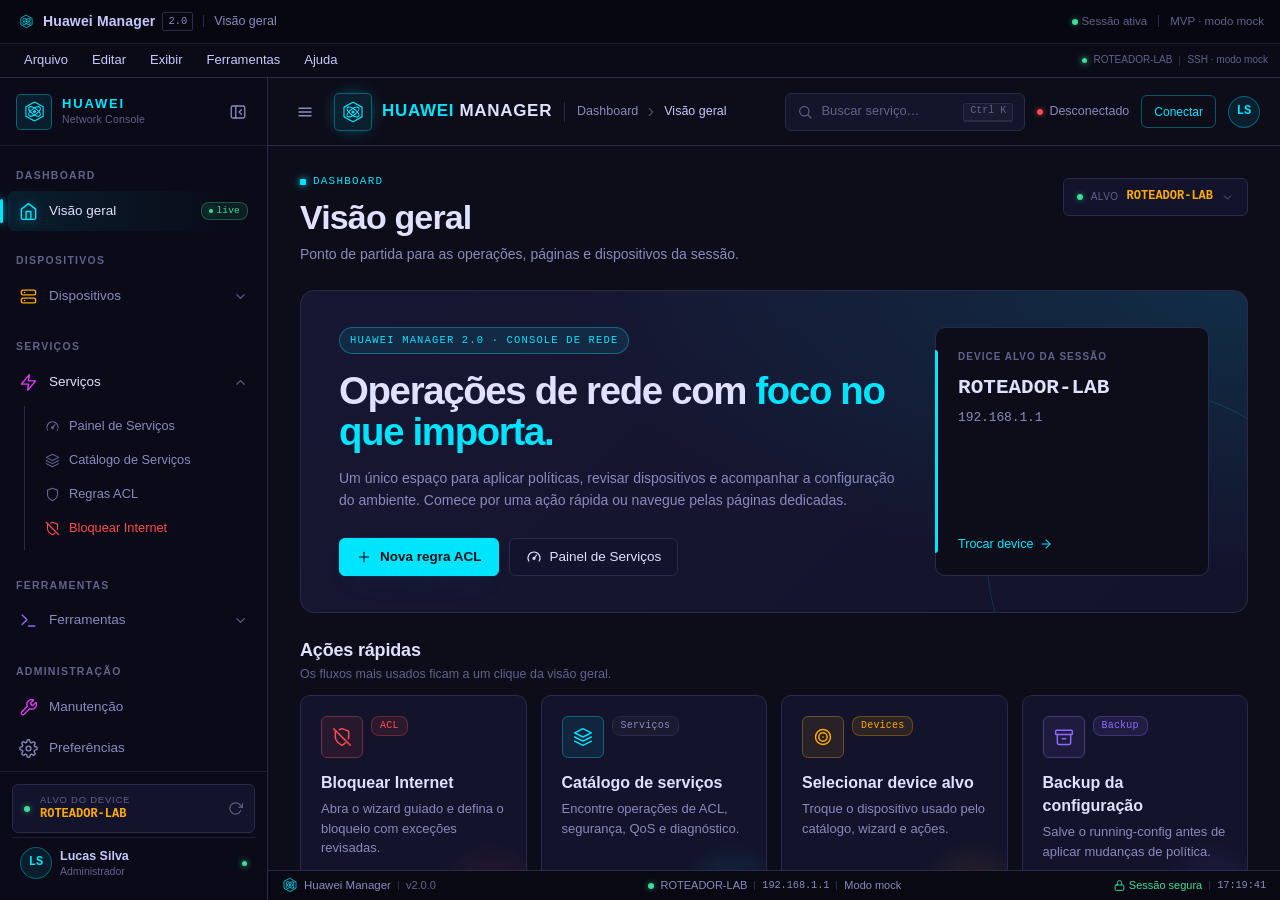
<file: huawei-manager-mvp-main/index.html>
<!DOCTYPE html>
<html lang="pt-BR" data-theme="dark">
<head>
  <meta charset="utf-8">
  <meta name="viewport" content="width=device-width, initial-scale=1">
  <meta name="description" content="Huawei Manager 2.0 — réplica desktop em HTML, CSS e JavaScript puro. Serviços de rede, ACLs e wizard de configuração.">
  <meta name="theme-color" content="#05050d">
  <title>Huawei Manager 2.0 · Serviços de Rede</title>

  <script>
    /* Aplica o tema antes da primeira pintura para evitar flash. */
    (function () {
      try {
        var saved = localStorage.getItem("hw-manager-theme");
        if (saved === "light" || saved === "dark" || saved === "huawei") {
          document.documentElement.dataset.theme = saved;
        }
      } catch (_) { /* storage indisponível */ }
    })();
  </script>
  <link rel="stylesheet" href="style.css">
</head>

<body data-theme="dark">

  <!-- ═══════════════════════════════════════════════════════════════════
       SPRITE DE ÍCONES — SVG inline, sem dependências externas
       ═══════════════════════════════════════════════════════════════════ -->
  <svg class="svg-sprite" xmlns="http://www.w3.org/2000/svg" aria-hidden="true" focusable="false">
    <symbol id="i-logo" viewBox="0 0 32 32">
      <path d="M16 2.9 28 9.5v13L16 29.1 4 22.5v-13Z" fill="none" stroke="currentColor" stroke-width="1.55"/>
      <ellipse cx="16" cy="16" rx="9.4" ry="4.1" fill="none" stroke="currentColor" stroke-width="1.45" transform="rotate(36 16 16)"/>
      <ellipse cx="16" cy="16" rx="9.4" ry="4.1" fill="none" stroke="currentColor" stroke-width="1.45" transform="rotate(-36 16 16)"/>
      <circle cx="16" cy="16" r="2.15" fill="currentColor" stroke="none"/>
    </symbol>
    <symbol id="i-menu" viewBox="0 0 24 24"><line x1="4" y1="7" x2="20" y2="7"/><line x1="4" y1="12" x2="20" y2="12"/><line x1="4" y1="17" x2="20" y2="17"/></symbol>
    <symbol id="i-x" viewBox="0 0 24 24"><line x1="18" y1="6" x2="6" y2="18"/><line x1="6" y1="6" x2="18" y2="18"/></symbol>
    <symbol id="i-minus" viewBox="0 0 24 24"><line x1="5" y1="12" x2="19" y2="12"/></symbol>
    <symbol id="i-square" viewBox="0 0 24 24"><rect x="5" y="5" width="14" height="14" rx="1.5"/></symbol>
    <symbol id="i-restore" viewBox="0 0 24 24"><rect x="8" y="4" width="12" height="12" rx="1.5"/><path d="M16 16v3a1 1 0 0 1-1 1H5a1 1 0 0 1-1-1V9a1 1 0 0 1 1-1h3"/></symbol>
    <symbol id="i-chevron-down" viewBox="0 0 24 24"><polyline points="6 9 12 15 18 9"/></symbol>
    <symbol id="i-chevron-right" viewBox="0 0 24 24"><polyline points="9 18 15 12 9 6"/></symbol>
    <symbol id="i-arrow-right" viewBox="0 0 24 24"><line x1="5" y1="12" x2="19" y2="12"/><polyline points="12 5 19 12 12 19"/></symbol>
    <symbol id="i-arrow-left" viewBox="0 0 24 24"><line x1="19" y1="12" x2="5" y2="12"/><polyline points="12 19 5 12 12 5"/></symbol>
    <symbol id="i-panel-collapse" viewBox="0 0 24 24"><rect x="3" y="4" width="18" height="16" rx="2"/><line x1="9" y1="4" x2="9" y2="20"/><path d="m16.5 9-3 3 3 3"/></symbol>
    <symbol id="i-panel-expand" viewBox="0 0 24 24"><rect x="3" y="4" width="18" height="16" rx="2"/><line x1="9" y1="4" x2="9" y2="20"/><path d="m13.5 9 3 3-3 3"/></symbol>
    <symbol id="i-sun" viewBox="0 0 24 24"><circle cx="12" cy="12" r="4"/><path d="M12 2v2M12 20v2M4.9 4.9l1.4 1.4M17.7 17.7l1.4 1.4M2 12h2M20 12h2M4.9 19.1l1.4-1.4M17.7 6.3l1.4-1.4"/></symbol>
    <symbol id="i-moon" viewBox="0 0 24 24"><path d="M21 12.8A9 9 0 1 1 11.2 3a7 7 0 0 0 9.8 9.8Z"/></symbol>
    <symbol id="i-home" viewBox="0 0 24 24"><path d="m3 9 9-7 9 7v11a2 2 0 0 1-2 2H5a2 2 0 0 1-2-2Z"/><polyline points="9 22 9 12 15 12 15 22"/></symbol>
    <symbol id="i-server" viewBox="0 0 24 24"><rect x="3" y="4" width="18" height="6" rx="2"/><rect x="3" y="14" width="18" height="6" rx="2"/><line x1="7" y1="7" x2="7.01" y2="7"/><line x1="7" y1="17" x2="7.01" y2="17"/></symbol>
    <symbol id="i-file-text" viewBox="0 0 24 24"><path d="M14 2H6a2 2 0 0 0-2 2v16a2 2 0 0 0 2 2h12a2 2 0 0 0 2-2V8Z"/><polyline points="14 2 14 8 20 8"/><line x1="16" y1="13" x2="8" y2="13"/><line x1="16" y1="17" x2="8" y2="17"/><line x1="10" y1="9" x2="8" y2="9"/></symbol>
    <symbol id="i-route" viewBox="0 0 24 24"><circle cx="6" cy="19" r="3"/><path d="M9 19h8.5a3.5 3.5 0 0 0 0-7h-11a3.5 3.5 0 0 1 0-7H15"/><circle cx="18" cy="5" r="3"/></symbol>
    <symbol id="i-radio" viewBox="0 0 24 24"><path d="M4.9 19.1C1 15.2 1 8.8 4.9 4.9"/><path d="M7.8 16.2c-2.3-2.3-2.3-6.1 0-8.5"/><circle cx="12" cy="12" r="2"/><path d="M16.2 7.8c2.3 2.3 2.3 6.1 0 8.5"/><path d="M19.1 4.9C23 8.8 23 15.2 19.1 19.1"/></symbol>
    <symbol id="i-cpu" viewBox="0 0 24 24"><rect x="4" y="4" width="16" height="16" rx="2"/><rect x="9" y="9" width="6" height="6"/><path d="M9 2v2M15 2v2M9 20v2M15 20v2M2 9h2M2 15h2M20 9h2M20 15h2"/></symbol>
    <symbol id="i-terminal" viewBox="0 0 24 24"><polyline points="4 17 10 11 4 5"/><line x1="12" y1="19" x2="20" y2="19"/></symbol>
    <symbol id="i-zap" viewBox="0 0 24 24"><polygon points="13 2 3 14 12 14 11 22 21 10 12 10 13 2"/></symbol>
    <symbol id="i-archive" viewBox="0 0 24 24"><rect x="2" y="4" width="20" height="5" rx="1"/><path d="M4 9v10a2 2 0 0 0 2 2h12a2 2 0 0 0 2-2V9"/><line x1="10" y1="14" x2="14" y2="14"/></symbol>
    <symbol id="i-wrench" viewBox="0 0 24 24"><path d="M14.7 6.3a1 1 0 0 0 0 1.4l1.6 1.6a1 1 0 0 0 1.4 0l3.77-3.77a6 6 0 0 1-7.94 7.94l-6.91 6.91a2.12 2.12 0 0 1-3-3l6.91-6.91a6 6 0 0 1 7.94-7.94l-3.76 3.76Z"/></symbol>
    <symbol id="i-shield" viewBox="0 0 24 24"><path d="M12 22s8-4 8-10V5l-8-3-8 3v7c0 6 8 10 8 10Z"/></symbol>
    <symbol id="i-shield-off" viewBox="0 0 24 24"><path d="M19.7 14A10.7 10.7 0 0 1 20 12V5l-8-3-3.2 1.2"/><path d="M4.7 4.7 4 5v7c0 6 8 10 8 10a15 15 0 0 0 4.2-3.1"/><line x1="2" y1="2" x2="22" y2="22"/></symbol>
    <symbol id="i-shield-check" viewBox="0 0 24 24"><path d="M12 22s8-4 8-10V5l-8-3-8 3v7c0 6 8 10 8 10Z"/><polyline points="8.5 12 11 14.5 15.5 10"/></symbol>
    <symbol id="i-globe" viewBox="0 0 24 24"><circle cx="12" cy="12" r="9"/><ellipse cx="12" cy="12" rx="4" ry="9"/><line x1="3" y1="12" x2="21" y2="12"/></symbol>
    <symbol id="i-lock" viewBox="0 0 24 24"><rect x="4" y="11" width="16" height="10" rx="2"/><path d="M8 11V7a4 4 0 0 1 8 0v4"/></symbol>
    <symbol id="i-search" viewBox="0 0 24 24"><circle cx="11" cy="11" r="7"/><line x1="21" y1="21" x2="16.2" y2="16.2"/></symbol>
    <symbol id="i-wifi" viewBox="0 0 24 24"><path d="M5 12.6a10 10 0 0 1 14 0"/><path d="M8.5 16a5 5 0 0 1 7 0"/><path d="M2 9a15 15 0 0 1 20 0"/><circle cx="12" cy="19.5" r="1" fill="currentColor" stroke="none"/></symbol>
    <symbol id="i-activity" viewBox="0 0 24 24"><polyline points="22 12 18 12 15 21 9 3 6 12 2 12"/></symbol>
    <symbol id="i-clock" viewBox="0 0 24 24"><circle cx="12" cy="12" r="9"/><polyline points="12 7 12 12 15.5 14"/></symbol>
    <symbol id="i-check" viewBox="0 0 24 24"><polyline points="20 6 9 17 4 12"/></symbol>
    <symbol id="i-circle-check" viewBox="0 0 24 24"><circle cx="12" cy="12" r="9"/><polyline points="8 12 11 15 16.5 9"/></symbol>
    <symbol id="i-alert-triangle" viewBox="0 0 24 24"><path d="M10.3 3.9 1.8 18a2 2 0 0 0 1.7 3h17a2 2 0 0 0 1.7-3L13.7 3.9a2 2 0 0 0-3.4 0Z"/><line x1="12" y1="9" x2="12" y2="13"/><line x1="12" y1="17" x2="12.01" y2="17"/></symbol>
    <symbol id="i-info" viewBox="0 0 24 24"><circle cx="12" cy="12" r="9"/><line x1="12" y1="11" x2="12" y2="16"/><line x1="12" y1="8" x2="12.01" y2="8"/></symbol>
    <symbol id="i-plus" viewBox="0 0 24 24"><line x1="12" y1="5" x2="12" y2="19"/><line x1="5" y1="12" x2="19" y2="12"/></symbol>
    <symbol id="i-trash" viewBox="0 0 24 24"><polyline points="3 6 5 6 21 6"/><path d="M19 6l-1 14a2 2 0 0 1-2 2H8a2 2 0 0 1-2-2L5 6"/><path d="M10 11v6M14 11v6"/><path d="M9 6V4a1 1 0 0 1 1-1h4a1 1 0 0 1 1 1v2"/></symbol>
    <symbol id="i-copy" viewBox="0 0 24 24"><rect x="9" y="9" width="12" height="12" rx="2"/><path d="M5 15H4a2 2 0 0 1-2-2V4a2 2 0 0 1 2-2h9a2 2 0 0 1 2 2v1"/></symbol>
    <symbol id="i-database" viewBox="0 0 24 24"><ellipse cx="12" cy="5" rx="8" ry="3"/><path d="M4 5v6c0 1.7 3.6 3 8 3s8-1.3 8-3V5"/><path d="M4 11v6c0 1.7 3.6 3 8 3s8-1.3 8-3v-6"/></symbol>
    <symbol id="i-user" viewBox="0 0 24 24"><circle cx="12" cy="8" r="4"/><path d="M4 21a8 8 0 0 1 16 0"/></symbol>
    <symbol id="i-settings" viewBox="0 0 24 24"><circle cx="12" cy="12" r="3"/><path d="M19.4 15a1.7 1.7 0 0 0 .34 1.87l.06.06a2 2 0 1 1-2.83 2.83l-.06-.06a1.7 1.7 0 0 0-1.87-.34 1.7 1.7 0 0 0-1 1.55V21a2 2 0 1 1-4 0v-.09a1.7 1.7 0 0 0-1.1-1.55 1.7 1.7 0 0 0-1.87.34l-.06.06a2 2 0 1 1-2.83-2.83l.06-.06A1.7 1.7 0 0 0 4.6 15a1.7 1.7 0 0 0-1.55-1H3a2 2 0 1 1 0-4h.09A1.7 1.7 0 0 0 4.6 8.9a1.7 1.7 0 0 0-.34-1.87l-.06-.06a2 2 0 1 1 2.83-2.83l.06.06A1.7 1.7 0 0 0 9 4.6a1.7 1.7 0 0 0 1-1.55V3a2 2 0 1 1 4 0v.09A1.7 1.7 0 0 0 15 4.6a1.7 1.7 0 0 0 1.87-.34l.06-.06a2 2 0 1 1 2.83 2.83l-.06.06A1.7 1.7 0 0 0 19.4 9c.14.4.5.7.95.8H21a2 2 0 1 1 0 4h-.09a1.7 1.7 0 0 0-1.51 1.2Z"/></symbol>
    <symbol id="i-play" viewBox="0 0 24 24"><polygon points="7 4 21 12 7 20 7 4"/></symbol>
    <symbol id="i-refresh" viewBox="0 0 24 24"><polyline points="23 4 23 10 17 10"/><path d="M20.5 15a9 9 0 1 1-2.1-9.4L23 10"/></symbol>
    <symbol id="i-filter" viewBox="0 0 24 24"><polygon points="22 3 2 3 10 12.5 10 19 14 21 14 12.5 22 3"/></symbol>
    <symbol id="i-layers" viewBox="0 0 24 24"><polygon points="12 2 22 7 12 12 2 7 12 2"/><polyline points="2 12 12 17 22 12"/><polyline points="2 17 12 22 22 17"/></symbol>
    <symbol id="i-key" viewBox="0 0 24 24"><circle cx="7.5" cy="15.5" r="4.5"/><path d="m11 12 10-10M16 4l4 4M18 2l4 4"/></symbol>
    <symbol id="i-audit" viewBox="0 0 24 24"><path d="M9 3h6l4 4v14H5V3Z"/><polyline points="9 12 11 14 15 10"/><line x1="9" y1="18" x2="15" y2="18"/></symbol>
    <symbol id="i-download" viewBox="0 0 24 24"><path d="M21 15v4a2 2 0 0 1-2 2H5a2 2 0 0 1-2-2v-4"/><polyline points="7 10 12 15 17 10"/><line x1="12" y1="15" x2="12" y2="3"/></symbol>
    <symbol id="i-eye" viewBox="0 0 24 24"><path d="M2 12s3.5-7 10-7 10 7 10 7-3.5 7-10 7S2 12 2 12Z"/><circle cx="12" cy="12" r="3"/></symbol>
    <symbol id="i-sliders" viewBox="0 0 24 24"><line x1="4" y1="21" x2="4" y2="14"/><line x1="4" y1="10" x2="4" y2="3"/><line x1="12" y1="21" x2="12" y2="12"/><line x1="12" y1="8" x2="12" y2="3"/><line x1="20" y1="21" x2="20" y2="16"/><line x1="20" y1="12" x2="20" y2="3"/><line x1="1" y1="14" x2="7" y2="14"/><line x1="9" y1="8" x2="15" y2="8"/><line x1="17" y1="16" x2="23" y2="16"/></symbol>
    <symbol id="i-monitor" viewBox="0 0 24 24"><rect x="2" y="3" width="20" height="14" rx="2"/><line x1="8" y1="21" x2="16" y2="21"/><line x1="12" y1="17" x2="12" y2="21"/></symbol>
    <symbol id="i-power" viewBox="0 0 24 24"><path d="M18.4 6.6a9 9 0 1 1-12.8 0"/><line x1="12" y1="2" x2="12" y2="10"/></symbol>
    <symbol id="i-link" viewBox="0 0 24 24"><path d="M10 13a5 5 0 0 0 7.5.5l2-2a5 5 0 0 0-7-7l-1.2 1.2"/><path d="M14 11a5 5 0 0 0-7.5-.5l-2 2a5 5 0 0 0 7 7l1.2-1.2"/></symbol>
    <symbol id="i-target" viewBox="0 0 24 24"><circle cx="12" cy="12" r="9"/><circle cx="12" cy="12" r="5"/><circle cx="12" cy="12" r="1" fill="currentColor" stroke="none"/></symbol>
    <symbol id="i-gauge" viewBox="0 0 24 24"><path d="M4.2 18a9 9 0 1 1 15.6 0"/><line x1="12" y1="14" x2="16" y2="9"/><circle cx="12" cy="14" r="1.5"/></symbol>
    <symbol id="i-calendar" viewBox="0 0 24 24"><rect x="3" y="5" width="18" height="16" rx="2"/><line x1="8" y1="2" x2="8" y2="6"/><line x1="16" y1="2" x2="16" y2="6"/><line x1="3" y1="10" x2="21" y2="10"/></symbol>
    <symbol id="i-volume" viewBox="0 0 24 24"><polygon points="11 5 6 9 2 9 2 15 6 15 11 19 11 5"/><path d="M15.5 8.5a5 5 0 0 1 0 7"/><path d="M18.5 5.5a9 9 0 0 1 0 13"/></symbol>
    <symbol id="i-grid" viewBox="0 0 24 24"><rect x="3" y="3" width="7" height="7" rx="1"/><rect x="14" y="3" width="7" height="7" rx="1"/><rect x="3" y="14" width="7" height="7" rx="1"/><rect x="14" y="14" width="7" height="7" rx="1"/></symbol>
    <symbol id="i-ban" viewBox="0 0 24 24"><circle cx="12" cy="12" r="9"/><line x1="5.6" y1="5.6" x2="18.4" y2="18.4"/></symbol>
  </svg>

  <!-- ═══════════════════════════════════════════════════════════════════
       APLICATIVO — janela única, fixa e em tela cheia
       ═══════════════════════════════════════════════════════════════════ -->
  <section class="app-window" id="appWindow" aria-label="Huawei Manager 2.0">

      <!-- Barra de título do aplicativo -->
      <header class="titlebar" id="titlebar">
        <div class="titlebar__identity">
          <span class="titlebar__icon"><svg class="icon" aria-hidden="true"><use href="#i-logo"/></svg></span>
          <span class="titlebar__title">Huawei Manager</span>
          <span class="titlebar__version">2.0</span>
          <span class="titlebar__separator" aria-hidden="true"></span>
          <span class="titlebar__context" id="windowContext">Visão geral</span>
        </div>
        <div class="titlebar__meta">
          <span class="titlebar__session"><span class="status-dot status-dot--online" aria-hidden="true"></span> Sessão ativa</span>
          <span class="titlebar__separator" aria-hidden="true"></span>
          <span class="titlebar__mode">MVP · modo mock</span>
        </div>
      </header>

      <!-- Barra de menus -->
      <nav class="menubar" aria-label="Menu principal">
        <div class="menubar__items">
          <div class="menu">
            <button class="menu__trigger" type="button" data-menu="arquivo" aria-expanded="false" aria-haspopup="true">Arquivo</button>
            <div class="menu__dropdown" role="menu">
              <button type="button" role="menuitem" data-menu-action="backup"><svg class="icon"><use href="#i-archive"/></svg> Novo backup</button>
              <button type="button" role="menuitem" data-menu-action="config"><svg class="icon"><use href="#i-download"/></svg> Exportar configuração</button>
              <span class="menu__sep" role="separator"></span>
              <button type="button" role="menuitem" data-menu-action="dashboard"><svg class="icon"><use href="#i-home"/></svg> Visão geral</button>
            </div>
          </div>
          <div class="menu">
            <button class="menu__trigger" type="button" data-menu="editar" aria-expanded="false" aria-haspopup="true">Editar</button>
            <div class="menu__dropdown" role="menu">
              <button type="button" role="menuitem" data-menu-action="settings"><svg class="icon"><use href="#i-settings"/></svg> Preferências</button>
              <button type="button" role="menuitem" data-menu-action="search"><svg class="icon"><use href="#i-search"/></svg> Buscar serviço <kbd>Ctrl+K</kbd></button>
            </div>
          </div>
          <div class="menu">
            <button class="menu__trigger" type="button" data-menu="exibir" aria-expanded="false" aria-haspopup="true">Exibir</button>
            <div class="menu__dropdown" role="menu">
              <button type="button" role="menuitem" data-menu-action="sidebar"><svg class="icon"><use href="#i-panel-collapse"/></svg> Recolher barra lateral <kbd>Ctrl+B</kbd></button>
            </div>
          </div>
          <div class="menu">
            <button class="menu__trigger" type="button" data-menu="ferramentas" aria-expanded="false" aria-haspopup="true">Ferramentas</button>
            <div class="menu__dropdown" role="menu">
              <button type="button" role="menuitem" data-menu-action="wizard"><svg class="icon"><use href="#i-shield"/></svg> Nova regra ACL <kbd>Ctrl+N</kbd></button>
              <button type="button" role="menuitem" data-menu-action="commands"><svg class="icon"><use href="#i-terminal"/></svg> Editor de comandos</button>
              <button type="button" role="menuitem" data-menu-action="catalog"><svg class="icon"><use href="#i-zap"/></svg> Catálogo de serviços</button>
            </div>
          </div>
          <div class="menu">
            <button class="menu__trigger" type="button" data-menu="ajuda" aria-expanded="false" aria-haspopup="true">Ajuda</button>
            <div class="menu__dropdown" role="menu">
              <button type="button" role="menuitem" data-menu-action="about"><svg class="icon"><use href="#i-info"/></svg> Sobre o Huawei Manager</button>
              <button type="button" role="menuitem" data-menu-action="shortcuts"><svg class="icon"><use href="#i-key"/></svg> Atalhos de teclado</button>
            </div>
          </div>
        </div>
        <div class="menubar__meta">
          <span class="menubar__dot" aria-hidden="true"></span>
          <span id="menubarTarget">ROTEADOR-LAB</span>
          <span class="menubar__sep" aria-hidden="true"></span>
          <span>SSH · modo mock</span>
        </div>
      </nav>

      <!-- Corpo do aplicativo -->
      <div class="app-shell">
        <div class="sidebar-scrim" id="sidebarScrim" aria-hidden="true"></div>

        <!-- ═══════════════ SIDEBAR ═══════════════ -->
        <aside class="sidebar" id="sidebar" aria-label="Navegação principal">
          <div class="sidebar__head">
            <span class="sidebar__logo" aria-hidden="true"><svg class="icon"><use href="#i-logo"/></svg></span>
            <span class="sidebar__logo-copy">
              <strong>HUAWEI</strong>
              <small>Network Console</small>
            </span>
            <button class="icon-btn sidebar__toggle" id="sidebarToggle" type="button" aria-controls="sidebar" aria-expanded="true" aria-label="Recolher barra lateral" title="Recolher barra lateral (Ctrl+B)">
              <svg class="icon icon--collapse" aria-hidden="true"><use href="#i-panel-collapse"/></svg>
              <svg class="icon icon--expand" aria-hidden="true"><use href="#i-panel-expand"/></svg>
            </button>
          </div>

          <div class="sidebar__scroll">
            <nav class="nav" aria-label="Seções do sistema">

              <div class="nav__group">
                <p class="nav__label">Dashboard</p>
                <button class="nav__item is-active" type="button" data-page="dashboard" data-tooltip="Visão geral" style="--item-color: var(--cyan)">
                  <svg class="icon nav__icon" aria-hidden="true"><use href="#i-home"/></svg>
                  <span class="nav__text">Visão geral</span>
                  <span class="nav__badge"><span class="status-dot status-dot--online"></span>live</span>
                </button>
              </div>

              <div class="nav__group">
                <p class="nav__label">Dispositivos</p>
                <button class="nav__item nav__item--parent" type="button" data-accordion="devices" aria-expanded="false" aria-controls="submenu-devices" data-tooltip="Dispositivos" style="--item-color: var(--amber)">
                  <svg class="icon nav__icon" aria-hidden="true"><use href="#i-server"/></svg>
                  <span class="nav__text">Dispositivos</span>
                  <svg class="icon nav__chevron" aria-hidden="true"><use href="#i-chevron-down"/></svg>
                </button>
                <div class="nav__submenu" id="submenu-devices" inert>
                  <div class="nav__submenu-inner">
                    <ul class="nav__sublist">
                      <li><button class="nav__subitem" type="button" data-page="topology"><svg class="icon"><use href="#i-target"/></svg>Topologia / Devices</button></li>
                      <li><button class="nav__subitem" type="button" data-page="config"><svg class="icon"><use href="#i-file-text"/></svg>Config Atual</button></li>
                      <li><button class="nav__subitem" type="button" data-page="routing"><svg class="icon"><use href="#i-route"/></svg>Roteamento</button></li>
                      <li><button class="nav__subitem" type="button" data-page="arp"><svg class="icon"><use href="#i-radio"/></svg>Tabela ARP</button></li>
                      <li><button class="nav__subitem" type="button" data-page="sysinfo"><svg class="icon"><use href="#i-cpu"/></svg>Info do Sistema</button></li>
                    </ul>
                  </div>
                </div>
              </div>

              <div class="nav__group">
                <p class="nav__label">Serviços</p>
                <button class="nav__item nav__item--parent is-open" type="button" data-accordion="services" aria-expanded="true" aria-controls="submenu-services" data-tooltip="Serviços" style="--item-color: var(--magenta)">
                  <svg class="icon nav__icon" aria-hidden="true"><use href="#i-zap"/></svg>
                  <span class="nav__text">Serviços</span>
                  <svg class="icon nav__chevron" aria-hidden="true"><use href="#i-chevron-down"/></svg>
                </button>
                <div class="nav__submenu is-open" id="submenu-services">
                  <div class="nav__submenu-inner">
                    <ul class="nav__sublist">
                      <li><button class="nav__subitem" type="button" data-page="services"><svg class="icon"><use href="#i-gauge"/></svg>Painel de Serviços</button></li>
                      <li><button class="nav__subitem" type="button" data-page="catalog"><svg class="icon"><use href="#i-layers"/></svg>Catálogo de Serviços</button></li>
                      <li><button class="nav__subitem" type="button" data-page="acl"><svg class="icon"><use href="#i-shield"/></svg>Regras ACL</button></li>
                      <li><button class="nav__subitem nav__subitem--accent" type="button" data-page="acl-new" data-wizard-preset="block"><svg class="icon"><use href="#i-shield-off"/></svg>Bloquear Internet</button></li>
                    </ul>
                  </div>
                </div>
              </div>

              <div class="nav__group">
                <p class="nav__label">Ferramentas</p>
                <button class="nav__item nav__item--parent" type="button" data-accordion="tools" aria-expanded="false" aria-controls="submenu-tools" data-tooltip="Ferramentas" style="--item-color: var(--purple)">
                  <svg class="icon nav__icon" aria-hidden="true"><use href="#i-terminal"/></svg>
                  <span class="nav__text">Ferramentas</span>
                  <svg class="icon nav__chevron" aria-hidden="true"><use href="#i-chevron-down"/></svg>
                </button>
                <div class="nav__submenu" id="submenu-tools" inert>
                  <div class="nav__submenu-inner">
                    <ul class="nav__sublist">
                      <li><button class="nav__subitem" type="button" data-page="commands"><svg class="icon"><use href="#i-terminal"/></svg>Editor de Comandos</button></li>
                      <li><button class="nav__subitem" type="button" data-page="backup"><svg class="icon"><use href="#i-archive"/></svg>Backup</button></li>
                      <li><button class="nav__subitem" type="button" data-page="audit"><svg class="icon"><use href="#i-audit"/></svg>Auditoria</button></li>
                    </ul>
                  </div>
                </div>
              </div>

              <div class="nav__group">
                <p class="nav__label">Administração</p>
                <button class="nav__item" type="button" data-page="maintenance" data-tooltip="Manutenção" style="--item-color: var(--magenta)">
                  <svg class="icon nav__icon" aria-hidden="true"><use href="#i-wrench"/></svg>
                  <span class="nav__text">Manutenção</span>
                </button>
                <button class="nav__item" type="button" data-page="settings" data-tooltip="Preferências" style="--item-color: var(--dim)">
                  <svg class="icon nav__icon" aria-hidden="true"><use href="#i-settings"/></svg>
                  <span class="nav__text">Preferências</span>
                </button>
              </div>

            </nav>
          </div>

          <div class="sidebar__foot">
            <button class="target-card" type="button" data-page="topology" title="Trocar device alvo">
              <span class="status-dot status-dot--online" aria-hidden="true"></span>
              <span class="target-card__copy">
                <span class="target-card__label">Alvo do device</span>
                <strong data-target-name>ROTEADOR-LAB</strong>
              </span>
              <svg class="icon target-card__icon" aria-hidden="true"><use href="#i-refresh"/></svg>
            </button>

            <div class="user-card">
              <span class="user-card__avatar" aria-hidden="true">LS</span>
              <span class="user-card__copy">
                <strong>Lucas Silva</strong>
                <span>Administrador</span>
              </span>
              <span class="user-card__status" title="Sessão ativa" aria-label="Sessão ativa"></span>
            </div>
          </div>
        </aside>

        <!-- ═══════════════ WORKSPACE ═══════════════ -->
        <div class="workspace">

          <header class="topbar">
            <div class="topbar__left">
              <button class="icon-btn topbar__menu" id="mobileMenuToggle" type="button" aria-controls="sidebar" aria-expanded="false" aria-label="Abrir barra lateral">
                <svg class="icon" aria-hidden="true"><use href="#i-menu"/></svg>
              </button>

              <div class="wordmark" aria-label="Huawei Manager">
                <span class="wordmark__icon"><svg class="icon" aria-hidden="true"><use href="#i-logo"/></svg></span>
                <span class="wordmark__text"><strong>HUAWEI</strong> MANAGER</span>
              </div>

              <span class="topbar__divider" aria-hidden="true"></span>

              <nav class="breadcrumbs" id="breadcrumbs" aria-label="Trilha de navegação">
                <span id="breadcrumbGroup">Aplicativo</span>
                <svg class="icon" aria-hidden="true"><use href="#i-chevron-right"/></svg>
                <span id="breadcrumbPage" aria-current="page">Visão geral</span>
              </nav>
            </div>

            <div class="topbar__right">
              <label class="searchbox" for="globalSearch">
                <svg class="icon" aria-hidden="true"><use href="#i-search"/></svg>
                <input id="globalSearch" type="search" placeholder="Buscar serviço…" autocomplete="off" aria-label="Buscar serviço no catálogo">
                <kbd>Ctrl K</kbd>
              </label>

              <span class="conn-state">
                <span class="status-dot" id="connDot" aria-hidden="true"></span>
                <span id="connLabel">Desconectado</span>
              </span>

              <button class="btn btn--outline btn--sm" id="connectBtn" type="button">Conectar</button>

              <button class="avatar-btn" type="button" data-page="settings" aria-label="Abrir preferências do usuário">LS</button>
            </div>
          </header>

          <main class="content" id="main-content" tabindex="-1" data-page="dashboard">
            <div class="content__scroll" id="contentScroll">

              <!-- A página ativa é renderizada aqui pelo roteador SPA -->
              <div class="page-host" id="pageHost"></div>

              <!-- Wizard de ACL é uma página dedicada, não um modal -->
              <div class="wizard-mount" id="wizardMount"></div>

              <!-- Página de Serviços (template) -->
              <template id="tpl-services">
              <!-- KPIs -->
              <section class="stats-grid stats-grid--page" aria-label="Resumo operacional">
                <article class="stat-card" style="--card-accent: var(--cyan)">
                  <div class="stat-card__top">
                    <span class="stat-card__label">Devices conectados</span>
                    <span class="stat-card__icon"><svg class="icon" aria-hidden="true"><use href="#i-server"/></svg></span>
                  </div>
                  <p class="stat-card__value"><span>3</span><small>/ 4</small></p>
                  <p class="stat-card__meta"><span class="status-dot status-dot--online" aria-hidden="true"></span> 1 device em manutenção</p>
                </article>

                <article class="stat-card" style="--card-accent: var(--green)">
                  <div class="stat-card__top">
                    <span class="stat-card__label">Regras ACL ativas</span>
                    <span class="stat-card__icon"><svg class="icon" aria-hidden="true"><use href="#i-shield"/></svg></span>
                  </div>
                  <p class="stat-card__value"><span id="statRules">3</span><small>regras</small></p>
                  <p class="stat-card__meta"><svg class="icon" aria-hidden="true"><use href="#i-check"/></svg> Sincronizadas com o device</p>
                </article>

                <article class="stat-card" style="--card-accent: var(--amber)">
                  <div class="stat-card__top">
                    <span class="stat-card__label">Tráfego bloqueado</span>
                    <span class="stat-card__icon"><svg class="icon" aria-hidden="true"><use href="#i-activity"/></svg></span>
                  </div>
                  <p class="stat-card__value"><span id="statHits">9.654</span><small>hits</small></p>
                  <p class="stat-card__meta">Contadores nas últimas 24 h</p>
                </article>

                <article class="stat-card" style="--card-accent: var(--purple)">
                  <div class="stat-card__top">
                    <span class="stat-card__label">Última alteração</span>
                    <span class="stat-card__icon"><svg class="icon" aria-hidden="true"><use href="#i-clock"/></svg></span>
                  </div>
                  <p class="stat-card__value stat-card__value--text"><span id="statUpdated">há 2 min</span></p>
                  <p class="stat-card__meta">Lucas Silva · <span data-target-name>ROTEADOR-LAB</span></p>
                </article>
              </section>

              <!-- Ações rápidas -->
              <section class="section" aria-labelledby="quickActionsTitle">
                <div class="section-heading">
                  <div>
                    <h2 id="quickActionsTitle">Ações rápidas</h2>
                    <p>Fluxos guiados para as operações mais frequentes.</p>
                  </div>
                  <span class="section-heading__hint"><svg class="icon" aria-hidden="true"><use href="#i-info"/></svg> Revisão obrigatória antes de aplicar</span>
                </div>

                <div class="quick-grid">
                  <button class="quick-card" type="button" data-wizard-preset="block" style="--quick-color: var(--red)">
                    <span class="quick-card__top">
                      <span class="quick-card__icon"><svg class="icon" aria-hidden="true"><use href="#i-shield-off"/></svg></span>
                      <span class="badge badge--danger">ACL</span>
                    </span>
                    <span class="quick-card__title">Bloquear Internet</span>
                    <span class="quick-card__desc">Negue a saída para a WAN e defina exceções de acesso em um wizard guiado.</span>
                    <span class="quick-card__footer">Abrir wizard <svg class="icon" aria-hidden="true"><use href="#i-arrow-right"/></svg></span>
                  </button>

                  <button class="quick-card" type="button" data-wizard-preset="deny-site" style="--quick-color: var(--amber)">
                    <span class="quick-card__top">
                      <span class="quick-card__icon"><svg class="icon" aria-hidden="true"><use href="#i-globe"/></svg></span>
                      <span class="badge badge--warning">Destino</span>
                    </span>
                    <span class="quick-card__title">Bloquear site específico</span>
                    <span class="quick-card__desc">Negue IPs ou sub-redes pontuais e mantenha o restante do tráfego liberado.</span>
                    <span class="quick-card__footer">Configurar regra <svg class="icon" aria-hidden="true"><use href="#i-arrow-right"/></svg></span>
                  </button>

                  <button class="quick-card" type="button" data-page="acl" style="--quick-color: var(--cyan)">
                    <span class="quick-card__top">
                      <span class="quick-card__icon"><svg class="icon" aria-hidden="true"><use href="#i-layers"/></svg></span>
                      <span class="badge">Gestão</span>
                    </span>
                    <span class="quick-card__title">Gerenciar ACLs</span>
                    <span class="quick-card__desc">Revise regras, contadores e a aplicação de traffic-filter por interface.</span>
                    <span class="quick-card__footer">Ver regras <svg class="icon" aria-hidden="true"><use href="#i-arrow-right"/></svg></span>
                  </button>

                  <button class="quick-card" type="button" data-page="backup" style="--quick-color: var(--purple)">
                    <span class="quick-card__top">
                      <span class="quick-card__icon"><svg class="icon" aria-hidden="true"><use href="#i-archive"/></svg></span>
                      <span class="badge badge--violet">Backup</span>
                    </span>
                    <span class="quick-card__title">Backup da configuração</span>
                    <span class="quick-card__desc">Salve o running-config antes de aplicar mudanças de política no device.</span>
                    <span class="quick-card__footer">Executar backup <svg class="icon" aria-hidden="true"><use href="#i-arrow-right"/></svg></span>
                  </button>
                </div>
              </section>

              <!-- Regras + atividade -->
              <div class="content-grid">
                <section class="panel" aria-labelledby="rulesTitle">
                  <header class="panel__header">
                    <div>
                      <h2 id="rulesTitle">Regras ACL <span class="count-pill" id="rulesCount">4</span></h2>
                      <p>Políticas aplicadas no momento e seus contadores.</p>
                    </div>
                    <button class="text-button" type="button" data-page="acl">Ver detalhes <svg class="icon" aria-hidden="true"><use href="#i-arrow-right"/></svg></button>
                  </header>

                  <div class="table-wrap">
                    <table class="data-table">
                      <caption class="sr-only">Regras de controle de acesso ativas</caption>
                      <thead>
                        <tr>
                          <th scope="col">ACL</th>
                          <th scope="col">Política</th>
                          <th scope="col">Aplicação</th>
                          <th scope="col">Direção</th>
                          <th scope="col" class="is-numeric">Hits</th>
                          <th scope="col">Status</th>
                        </tr>
                      </thead>
                      <tbody id="rulesBody"></tbody>
                    </table>
                  </div>
                </section>

                <aside class="panel" aria-labelledby="activityTitle">
                  <header class="panel__header">
                    <div>
                      <h2 id="activityTitle">Atividade recente</h2>
                      <p>Trilha auditável do ambiente.</p>
                    </div>
                    <button class="icon-btn" type="button" data-page="audit" aria-label="Abrir auditoria" title="Abrir auditoria">
                      <svg class="icon" aria-hidden="true"><use href="#i-audit"/></svg>
                    </button>
                  </header>
                  <ol class="timeline" id="activityList"></ol>
                  <button class="text-button panel__footer-link" type="button" data-page="audit">Abrir auditoria completa <svg class="icon" aria-hidden="true"><use href="#i-arrow-right"/></svg></button>
                </aside>
              </div>

              <!-- Catálogo resumido -->
              <section class="panel panel--catalog" id="catalogSection" aria-labelledby="catalogTitle">
                <header class="panel__header panel__header--catalog">
                  <div>
                    <h2 id="catalogTitle">Catálogo de serviços <span class="count-pill" id="servicesCount">8</span></h2>
                    <p>Atalhos para operações de ACL, segurança e diagnóstico.</p>
                  </div>
                  <button class="btn btn--ghost btn--sm" type="button" data-page="catalog">
                    <svg class="icon" aria-hidden="true"><use href="#i-layers"/></svg> Abrir catálogo completo
                  </button>
                </header>

                <div class="catalog-toolbar">
                  <div class="filter-chips" role="group" aria-label="Filtrar catálogo por categoria">
                    <button class="filter-chip is-active" type="button" data-service-filter="all" aria-pressed="true">Todos</button>
                    <button class="filter-chip" type="button" data-service-filter="acl" aria-pressed="false">ACL</button>
                    <button class="filter-chip" type="button" data-service-filter="security" aria-pressed="false">Segurança</button>
                    <button class="filter-chip" type="button" data-service-filter="qos" aria-pressed="false">QoS</button>
                    <button class="filter-chip" type="button" data-service-filter="interfaces" aria-pressed="false">Interfaces</button>
                    <button class="filter-chip" type="button" data-service-filter="diagnostics" aria-pressed="false">Diagnóstico</button>
                    <button class="filter-chip" type="button" data-service-filter="backup" aria-pressed="false">Backup</button>
                  </div>
                  <span class="catalog-toolbar__count" id="catalogCount">8 serviços</span>
                </div>

                <div class="services-grid" id="servicesGrid"></div>
                <div class="empty-state" id="servicesEmpty" hidden>
                  <span class="empty-state__icon"><svg class="icon" aria-hidden="true"><use href="#i-search"/></svg></span>
                  <h3>Nenhum serviço encontrado</h3>
                  <p>Altere a busca ou selecione outra categoria.</p>
                  <button class="btn btn--secondary btn--sm" type="button" data-clear-service-filters>Limpar filtros</button>
                </div>
              </section>
              </template>

            </div>
          </main>

          <footer class="statusbar">
            <div class="statusbar__left">
              <span class="statusbar__brand"><svg class="icon" aria-hidden="true"><use href="#i-logo"/></svg> Huawei Manager</span>
              <span class="statusbar__sep" aria-hidden="true"></span>
              <span>v2.0.0</span>
            </div>
            <div class="statusbar__center">
              <span class="status-dot status-dot--online" aria-hidden="true"></span>
              <span data-target-name>ROTEADOR-LAB</span>
              <span class="statusbar__sep" aria-hidden="true"></span>
              <span class="mono">192.168.1.1</span>
              <span class="statusbar__sep" aria-hidden="true"></span>
              <span>Modo mock</span>
            </div>
            <div class="statusbar__right">
              <span class="statusbar__secure"><svg class="icon" aria-hidden="true"><use href="#i-lock"/></svg> Sessão segura</span>
              <span class="statusbar__sep" aria-hidden="true"></span>
              <span id="statusClock" class="mono">--:--:--</span>
            </div>
          </footer>

        </div>
      </div>
    </section>

  <!-- ═══════════════════════════════════════════════════════════════════
       WIZARD DE ACL — página dedicada (o JS move este bloco para o conteúdo)
       ═══════════════════════════════════════════════════════════════════ -->
  <section class="wizard-page" id="wizardPage" hidden aria-labelledby="wizardTitle">
    <div class="dialog__frame">
      <header class="dialog__titlebar">
        <div class="dialog__identity">
          <span class="dialog__icon dialog__icon--accent"><svg class="icon" aria-hidden="true"><use href="#i-shield"/></svg></span>
          <div>
            <p class="dialog__eyebrow">Wizard de ACL · revisão obrigatória</p>
            <h2 id="wizardTitle">Bloquear Internet</h2>
          </div>
        </div>
        <button class="window-control window-control--close" type="button" data-close-dialog="wizard" aria-label="Fechar wizard">
          <svg class="icon" aria-hidden="true"><use href="#i-x"/></svg>
        </button>
      </header>

      <div class="wizard__progress" aria-hidden="true"><span class="wizard__progress-bar" id="wizardProgressBar"></span></div>

      <ol class="stepper" id="wizardStepper" aria-label="Etapas do wizard">
        <li class="stepper__item is-current" data-step-target="1" aria-current="step">
          <span class="stepper__marker">1</span>
          <span class="stepper__label">Destino</span>
        </li>
        <li class="stepper__item" data-step-target="2">
          <span class="stepper__marker">2</span>
          <span class="stepper__label">Estratégia</span>
        </li>
        <li class="stepper__item" data-step-target="3">
          <span class="stepper__marker">3</span>
          <span class="stepper__label">Exceções</span>
        </li>
        <li class="stepper__item" data-step-target="4">
          <span class="stepper__marker">4</span>
          <span class="stepper__label">Revisão</span>
        </li>
      </ol>

      <form class="wizard__form" id="wizardForm" novalidate>
        <div class="dialog__body wizard__body">

          <!-- PASSO 1 -->
          <section class="wizard-step" data-step="1" aria-labelledby="wizardStep1Title">
            <div class="step-heading">
              <span class="step-kicker">Passo 1 de 4 · Destino</span>
              <h3 id="wizardStep1Title" tabindex="-1">Onde a regra será aplicada?</h3>
              <p>Escolha o device de borda, a interface e a direção do tráfego que será filtrado.</p>
            </div>

            <div class="form-grid">
              <div class="field">
                <label for="wizardDevice">Device <span class="req" aria-hidden="true">*</span></label>
                <div class="select-wrap">
                  <select id="wizardDevice" required aria-describedby="wizardDeviceHint"></select>
                  <svg class="icon" aria-hidden="true"><use href="#i-chevron-down"/></svg>
                </div>
                <p class="field__hint" id="wizardDeviceHint">Somente devices com sessão SSH ativa.</p>
              </div>

              <div class="field">
                <label for="wizardInterface">Interface <span class="req" aria-hidden="true">*</span></label>
                <div class="select-wrap">
                  <select id="wizardInterface" required></select>
                  <svg class="icon" aria-hidden="true"><use href="#i-chevron-down"/></svg>
                </div>
                <p class="field__hint">A ACL será anexada por <code>traffic-filter</code>.</p>
              </div>

              <fieldset class="field field--full">
                <legend>Direção do tráfego</legend>
                <div class="segmented">
                  <label class="segmented__option">
                    <input type="radio" name="wizardDirection" value="outbound" checked>
                    <span><svg class="icon" aria-hidden="true"><use href="#i-arrow-right"/></svg> Saída <small>outbound</small></span>
                  </label>
                  <label class="segmented__option">
                    <input type="radio" name="wizardDirection" value="inbound">
                    <span><svg class="icon" aria-hidden="true"><use href="#i-arrow-left"/></svg> Entrada <small>inbound</small></span>
                  </label>
                </div>
                <p class="field__hint">Para bloquear a internet, o padrão é filtrar a saída da LAN em direção à WAN.</p>
              </fieldset>

              <div class="field">
                <label for="wizardName">Nome da política <span class="req" aria-hidden="true">*</span></label>
                <input id="wizardName" type="text" maxlength="48" autocomplete="off" required aria-describedby="wizardNameHint wizardNameError">
                <p class="field__hint" id="wizardNameHint">Usado no comentário da ACL e na trilha de auditoria.</p>
                <p class="field__error" id="wizardNameError" aria-live="polite"></p>
              </div>

              <div class="field">
                <label for="wizardAclId">ACL number <span class="req" aria-hidden="true">*</span></label>
                <input id="wizardAclId" type="number" min="3000" max="3999" step="1" inputmode="numeric" required aria-describedby="wizardAclHint wizardAclIdError">
                <p class="field__hint" id="wizardAclHint">ACL avançada: faixa 3000–3999.</p>
                <p class="field__error" id="wizardAclIdError" aria-live="polite"></p>
              </div>
            </div>

            <div class="inline-note">
              <svg class="icon" aria-hidden="true"><use href="#i-info"/></svg>
              <p>A regra será criada no device selecionado. Nenhuma alteração é enviada antes da etapa de revisão.</p>
            </div>
          </section>

          <!-- PASSO 2 -->
          <section class="wizard-step" data-step="2" aria-labelledby="wizardStep2Title" hidden>
            <div class="step-heading">
              <span class="step-kicker">Passo 2 de 4 · Estratégia</span>
              <h3 id="wizardStep2Title" tabindex="-1">O que deve ser bloqueado?</h3>
              <p>Defina a estratégia da ACL. Você poderá revisar as regras geradas antes de aplicar.</p>
            </div>

            <fieldset class="mode-grid">
              <legend class="sr-only">Modo da política de bloqueio</legend>
              <label class="mode-card">
                <input type="radio" name="wizardMode" value="deny-list" checked>
                <span class="mode-card__inner">
                  <span class="mode-card__icon"><svg class="icon" aria-hidden="true"><use href="#i-globe"/></svg></span>
                  <span class="mode-card__copy">
                    <strong>Bloquear destinos específicos</strong>
                    <small>Negue sites ou faixas pontuais. O restante do tráfego permanece liberado.</small>
                  </span>
                  <span class="radio-indicator" aria-hidden="true"></span>
                </span>
              </label>

              <label class="mode-card">
                <input type="radio" name="wizardMode" value="all-except">
                <span class="mode-card__inner">
                  <span class="mode-card__icon"><svg class="icon" aria-hidden="true"><use href="#i-shield-off"/></svg></span>
                  <span class="mode-card__copy">
                    <strong>Bloquear toda a internet, exceto…</strong>
                    <small>Permita apenas as exceções do próximo passo. Sem exceções, toda a saída é negada.</small>
                  </span>
                  <span class="radio-indicator" aria-hidden="true"></span>
                </span>
              </label>
            </fieldset>

            <div class="field mode-panel" data-mode-panel="deny-list">
              <label for="destinationsInput">Destinos a bloquear <span class="req" aria-hidden="true">*</span></label>
              <div class="tag-field" data-tag-field="destinations">
                <ul class="tag-list" id="destinationsTags" aria-live="polite"></ul>
                <div class="tag-field__row">
                  <input id="destinationsInput" type="text" inputmode="text" placeholder="youtube.com, 203.0.113.10 ou 203.0.113.0/24" autocomplete="off" aria-describedby="destinationsHint destinationsError">
                  <button class="btn btn--secondary btn--sm" type="button" data-add-tag="destinations">
                    <svg class="icon" aria-hidden="true"><use href="#i-plus"/></svg> Adicionar
                  </button>
                </div>
              </div>
              <p class="field__hint" id="destinationsHint">Aceita domínio, IPv4 ou CIDR. Domínios conhecidos são resolvidos em IP para a CLI.</p>
              <p class="field__error" id="destinationsError" aria-live="polite"></p>
            </div>

            <div class="inline-note mode-panel" data-mode-panel="all-except" hidden>
              <svg class="icon" aria-hidden="true"><use href="#i-alert-triangle"/></svg>
              <p>O tráfego de saída será <strong>negado por padrão</strong>. Adicione exceções no passo 3 para manter hosts administrativos conectados.</p>
            </div>
          </section>

          <!-- PASSO 3 -->
          <section class="wizard-step" data-step="3" aria-labelledby="wizardStep3Title" hidden>
            <div class="step-heading">
              <span class="step-kicker">Passo 3 de 4 · Exceções</span>
              <h3 id="wizardStep3Title" tabindex="-1">Quem pode continuar acessando?</h3>
              <p>Exceções são avaliadas antes do bloqueio. Use domínios, IPs ou sub-redes confiáveis.</p>
            </div>

            <div class="field">
              <label for="exceptionsInput">Destinos permitidos <span class="optional">(opcional)</span></label>
              <div class="tag-field" data-tag-field="exceptions">
                <ul class="tag-list" id="exceptionsTags" aria-live="polite"></ul>
                <div class="tag-field__row">
                  <input id="exceptionsInput" type="text" inputmode="text" placeholder="huawei.com, 8.8.8.8 ou 192.168.1.0/24" autocomplete="off" aria-describedby="exceptionsHint exceptionsError">
                  <button class="btn btn--secondary btn--sm" type="button" data-add-tag="exceptions">
                    <svg class="icon" aria-hidden="true"><use href="#i-plus"/></svg> Adicionar
                  </button>
                </div>
              </div>
              <div class="quick-tags" aria-label="Sugestões de exceção">
                <button class="quick-tag" type="button" data-quick-tag="huawei.com">+ huawei.com</button>
                <button class="quick-tag" type="button" data-quick-tag="github.com">+ github.com</button>
                <button class="quick-tag" type="button" data-quick-tag="microsoft.com">+ Microsoft 365</button>
                <button class="quick-tag" type="button" data-quick-tag="8.8.8.8">+ DNS 8.8.8.8</button>
              </div>
              <p class="field__hint" id="exceptionsHint">Exemplo: <code>192.168.1.0/24</code> mantém a LAN administrativa liberada.</p>
              <p class="field__error" id="exceptionsError" aria-live="polite"></p>
            </div>

            <div class="toggle-list">
              <label class="toggle-row">
                <span class="toggle-row__copy">
                  <strong>Permitir consultas DNS</strong>
                  <small>Adiciona uma regra para UDP/TCP porta 53 antes da negação.</small>
                </span>
                <input type="checkbox" id="wizardAllowDns" checked>
                <span class="toggle-switch" aria-hidden="true"><span></span></span>
              </label>
              <label class="toggle-row">
                <span class="toggle-row__copy">
                  <strong>Permitir atualizações do sistema</strong>
                  <small>Reserva a faixa de atualização da Microsoft antes do bloqueio.</small>
                </span>
                <input type="checkbox" id="wizardAllowUpdates">
                <span class="toggle-switch" aria-hidden="true"><span></span></span>
              </label>
            </div>

            <div class="inline-note" id="exceptionsImpact">
              <svg class="icon" aria-hidden="true"><use href="#i-info"/></svg>
              <p>Nenhuma exceção configurada. O comportamento final depende do modo escolhido no passo anterior.</p>
            </div>

            <div class="quick-tip">
              <span class="quick-tip__icon"><svg class="icon" aria-hidden="true"><use href="#i-key"/></svg></span>
              <div>
                <strong>Dica de operação</strong>
                <p>Mantenha ao menos uma exceção para a estação de administração. Sem ela, o acesso remoto ao device pode ser interrompido.</p>
              </div>
            </div>
          </section>

          <!-- PASSO 4 -->
          <section class="wizard-step" data-step="4" aria-labelledby="wizardStep4Title" hidden>
            <div class="step-heading">
              <span class="step-kicker">Passo 4 de 4 · Revisão</span>
              <h3 id="wizardStep4Title" tabindex="-1">Revise antes de aplicar</h3>
              <p>Confira o destino, as regras e a CLI gerada. Nada foi enviado ao device ainda.</p>
            </div>

            <div class="review-grid">
              <div class="review-card">
                <span class="review-card__label">Destino</span>
                <strong id="reviewDevice">—</strong>
                <span id="reviewEndpoint" class="review-card__mono">—</span>
              </div>
              <div class="review-card">
                <span class="review-card__label">Política</span>
                <strong id="reviewPolicy">—</strong>
                <span id="reviewAcl" class="review-card__mono">—</span>
              </div>
              <div class="review-card review-card--full">
                <span class="review-card__label">Estratégia</span>
                <strong id="reviewMode">—</strong>
                <div class="review-tags" id="reviewTags"></div>
              </div>
            </div>

            <div class="code-panel">
              <div class="code-panel__header">
                <span><svg class="icon" aria-hidden="true"><use href="#i-terminal"/></svg> CLI gerada</span>
                <button class="text-button" type="button" data-copy-cli>
                  <svg class="icon" aria-hidden="true"><use href="#i-copy"/></svg> Copiar
                </button>
              </div>
              <pre><code id="cliPreview"></code></pre>
            </div>

            <div class="inline-note inline-note--warning" id="reviewWarning">
              <svg class="icon" aria-hidden="true"><use href="#i-alert-triangle"/></svg>
              <p>Ao aplicar, a ACL entra em vigor imediatamente no device selecionado. Esta é uma simulação em modo mock.</p>
            </div>
          </section>

        </div>

        <p class="form-alert" id="wizardFormError" role="alert" hidden></p>

        <footer class="wizard__footer">
          <button class="btn btn--ghost" id="wizardBack" type="button">
            <svg class="icon" aria-hidden="true"><use href="#i-arrow-left"/></svg> Voltar
          </button>
          <div class="wizard__footer-right">
            <span class="wizard__counter" id="wizardCounter">Passo 1 de 4</span>
            <button class="btn btn--primary" id="wizardNext" type="button">
              Avançar <svg class="icon" aria-hidden="true"><use href="#i-arrow-right"/></svg>
            </button>
            <button class="btn btn--primary btn--apply" id="wizardApply" type="button" hidden>
              <svg class="icon icon--apply" aria-hidden="true"><use href="#i-check"/></svg>
              <span>Aplicar regra</span>
              <span class="spinner" aria-hidden="true"></span>
            </button>
          </div>
        </footer>
      </form>

      <section class="wizard-success" id="wizardSuccess" aria-labelledby="wizardSuccessTitle" hidden>
        <div class="wizard-success__inner">
          <span class="wizard-success__icon"><svg class="icon" aria-hidden="true"><use href="#i-shield-check"/></svg></span>
          <p class="step-kicker">Concluído · modo mock</p>
          <h3 id="wizardSuccessTitle">Regra aplicada com sucesso</h3>
          <p class="wizard-success__text">A política <strong id="successPolicy">—</strong> foi adicionada ao device <strong id="successDevice">—</strong>. A CLI foi registrada na auditoria local.</p>
          <div class="success-summary">
            <div><span>ACL</span><strong id="successAcl">—</strong></div>
            <div><span>Regras</span><strong id="successRules">—</strong></div>
            <div><span>Interface</span><strong id="successInterface">—</strong></div>
          </div>
          <div class="wizard-success__actions">
            <button class="btn btn--secondary" type="button" data-copy-cli>
              <svg class="icon" aria-hidden="true"><use href="#i-copy"/></svg> Copiar CLI
            </button>
            <button class="btn btn--primary" type="button" data-close-dialog="wizard">
              <svg class="icon" aria-hidden="true"><use href="#i-check"/></svg> Concluir
            </button>
          </div>
        </div>
      </section>
    </div>
  </section>

  <!-- CONFIRMAÇÃO EM DRAWER LATERAL (sem modal central) -->
  <div class="drawer-scrim" id="drawerScrim" aria-hidden="true"></div>
  <aside class="drawer" id="discardDrawer" role="dialog" aria-modal="true" aria-labelledby="confirmDiscardTitle" aria-describedby="confirmDiscardText" aria-hidden="true">
    <header class="drawer__head">
      <div class="drawer__identity">
        <span class="drawer__icon"><svg class="icon" aria-hidden="true"><use href="#i-alert-triangle"/></svg></span>
        <div>
          <p class="drawer__eyebrow">Wizard de ACL</p>
          <h2 id="confirmDiscardTitle">Descartar configuração?</h2>
        </div>
      </div>
      <button class="icon-btn" type="button" data-close-drawer aria-label="Continuar editando">
        <svg class="icon" aria-hidden="true"><use href="#i-x"/></svg>
      </button>
    </header>
    <div class="drawer__body" id="confirmDiscardText">
      <p>A regra em andamento ainda não foi aplicada. Se sair agora, os passos preenchidos serão perdidos.</p>
      <p class="drawer__hint">Você pode voltar e concluir a revisão para enviar a ACL ao device. Nenhuma alteração foi enviada.</p>
    </div>
    <footer class="drawer__foot">
      <button class="btn btn--secondary" type="button" data-close-drawer>Continuar editando</button>
      <button class="btn btn--danger" id="confirmDiscardBtn" type="button">
        <svg class="icon" aria-hidden="true"><use href="#i-trash"/></svg> Descartar e sair
      </button>
    </footer>
  </aside>

  <div class="toast-region" id="toastRegion" aria-live="polite" aria-atomic="false"></div>

  <!-- ═══════════════════════════════════════════════════════════════════
       TEMPLATES DE CONTEÚDO DAS PÁGINAS
       ═══════════════════════════════════════════════════════════════════ -->

  <template id="tpl-dashboard">
    <section class="home-hero" aria-labelledby="homeHeroTitle">
      <div class="home-hero__copy">
        <span class="home-hero__badge">HUAWEI MANAGER 2.0 · CONSOLE DE REDE</span>
        <h2 id="homeHeroTitle">Operações de rede com <em>foco no que importa.</em></h2>
        <p>Um único espaço para aplicar políticas, revisar dispositivos e acompanhar a configuração do ambiente. Comece por uma ação rápida ou navegue pelas páginas dedicadas.</p>
        <div class="home-hero__actions">
          <button class="btn btn--primary" type="button" data-wizard-preset="custom">
            <svg class="icon" aria-hidden="true"><use href="#i-plus"/></svg> Nova regra ACL
          </button>
          <button class="btn btn--secondary" type="button" data-page="services">
            <svg class="icon" aria-hidden="true"><use href="#i-gauge"/></svg> Painel de Serviços
          </button>
        </div>
      </div>
      <div class="home-hero__target">
        <span class="home-hero__target-label">Device alvo da sessão</span>
        <strong data-target-name>ROTEADOR-LAB</strong>
        <span class="home-hero__target-host mono" data-target-host>192.168.1.1</span>
        <button class="text-button" type="button" data-page="topology">Trocar device <svg class="icon" aria-hidden="true"><use href="#i-arrow-right"/></svg></button>
      </div>
    </section>

    <section class="section" aria-labelledby="homeQuickTitle">
      <div class="section-heading">
        <div>
          <h2 id="homeQuickTitle">Ações rápidas</h2>
          <p>Os fluxos mais usados ficam a um clique da visão geral.</p>
        </div>
      </div>
      <div class="quick-grid">
        <button class="quick-card" type="button" data-wizard-preset="block" style="--quick-color: var(--red)">
          <span class="quick-card__top">
            <span class="quick-card__icon"><svg class="icon" aria-hidden="true"><use href="#i-shield-off"/></svg></span>
            <span class="badge badge--danger">ACL</span>
          </span>
          <span class="quick-card__title">Bloquear Internet</span>
          <span class="quick-card__desc">Abra o wizard guiado e defina o bloqueio com exceções revisadas.</span>
          <span class="quick-card__footer">Abrir página <svg class="icon" aria-hidden="true"><use href="#i-arrow-right"/></svg></span>
        </button>

        <button class="quick-card" type="button" data-page="catalog" style="--quick-color: var(--cyan)">
          <span class="quick-card__top">
            <span class="quick-card__icon"><svg class="icon" aria-hidden="true"><use href="#i-layers"/></svg></span>
            <span class="badge">Serviços</span>
          </span>
          <span class="quick-card__title">Catálogo de serviços</span>
          <span class="quick-card__desc">Encontre operações de ACL, segurança, QoS e diagnóstico.</span>
          <span class="quick-card__footer">Explorar catálogo <svg class="icon" aria-hidden="true"><use href="#i-arrow-right"/></svg></span>
        </button>

        <button class="quick-card" type="button" data-page="topology" style="--quick-color: var(--amber)">
          <span class="quick-card__top">
            <span class="quick-card__icon"><svg class="icon" aria-hidden="true"><use href="#i-target"/></svg></span>
            <span class="badge badge--warning">Devices</span>
          </span>
          <span class="quick-card__title">Selecionar device alvo</span>
          <span class="quick-card__desc">Troque o dispositivo usado pelo catálogo, wizard e ações.</span>
          <span class="quick-card__footer">Ver dispositivos <svg class="icon" aria-hidden="true"><use href="#i-arrow-right"/></svg></span>
        </button>

        <button class="quick-card" type="button" data-page="backup" style="--quick-color: var(--purple)">
          <span class="quick-card__top">
            <span class="quick-card__icon"><svg class="icon" aria-hidden="true"><use href="#i-archive"/></svg></span>
            <span class="badge badge--violet">Backup</span>
          </span>
          <span class="quick-card__title">Backup da configuração</span>
          <span class="quick-card__desc">Salve o running-config antes de aplicar mudanças de política.</span>
          <span class="quick-card__footer">Abrir backups <svg class="icon" aria-hidden="true"><use href="#i-arrow-right"/></svg></span>
        </button>
      </div>
    </section>

    <section class="home-links" aria-label="Páginas dedicadas">
      <button class="home-link" type="button" data-page="acl">
        <span class="home-link__icon"><svg class="icon" aria-hidden="true"><use href="#i-shield"/></svg></span>
        <span><strong>Regras ACL</strong><small>Políticas ativas e contadores</small></span>
        <svg class="icon home-link__arrow" aria-hidden="true"><use href="#i-arrow-right"/></svg>
      </button>
      <button class="home-link" type="button" data-page="audit">
        <span class="home-link__icon"><svg class="icon" aria-hidden="true"><use href="#i-audit"/></svg></span>
        <span><strong>Auditoria</strong><small>Trilha completa de eventos</small></span>
        <svg class="icon home-link__arrow" aria-hidden="true"><use href="#i-arrow-right"/></svg>
      </button>
      <button class="home-link" type="button" data-page="commands">
        <span class="home-link__icon"><svg class="icon" aria-hidden="true"><use href="#i-terminal"/></svg></span>
        <span><strong>Editor de comandos</strong><small>Consultas em modo dry-run</small></span>
        <svg class="icon home-link__arrow" aria-hidden="true"><use href="#i-arrow-right"/></svg>
      </button>
      <button class="home-link" type="button" data-page="settings">
        <span class="home-link__icon"><svg class="icon" aria-hidden="true"><use href="#i-settings"/></svg></span>
        <span><strong>Preferências</strong><small>Temas e comportamento da interface</small></span>
        <svg class="icon home-link__arrow" aria-hidden="true"><use href="#i-arrow-right"/></svg>
      </button>
    </section>
  </template>

  <template id="tpl-topology">
    <p class="modal-lead">Selecione o device alvo usado pelo wizard, pelo catálogo e pelas ações rápidas.</p>
    <div class="table-wrap">
      <table class="data-table data-table--modal">
        <thead><tr><th>Device</th><th>Tipo</th><th>Host</th><th>Status</th><th class="is-numeric">Ação</th></tr></thead>
        <tbody id="topologyBody"></tbody>
      </table>
    </div>
    <div class="inline-note"><svg class="icon"><use href="#i-info"/></svg><p>O device em manutenção permanece visível, mas não pode receber novas regras até reconectar.</p></div>
  </template>

  <template id="tpl-config">
    <div class="toolbar">
      <button class="btn btn--secondary btn--sm" type="button" id="loadConfigBtn"><svg class="icon"><use href="#i-refresh"/></svg> Carregar configuração atual</button>
      <button class="btn btn--ghost btn--sm" type="button" data-copy-target="#configOutput"><svg class="icon"><use href="#i-copy"/></svg> Copiar</button>
      <span class="toolbar__spacer"></span>
      <span class="chip chip--mono" data-target-name>ROTEADOR-LAB</span>
    </div>
    <pre class="code-block" id="configOutput">sysname ROTEADOR-LAB
#
interface GigabitEthernet0/0/0
 ip address 192.168.1.1 255.255.255.0
#
interface GigabitEthernet0/0/1
 ip address 10.20.0.1 255.255.255.252
#
acl number 3000
 rule 5 deny ip destination 203.0.113.0 0.0.0.255
 rule 100 permit ip
#
return</pre>
  </template>

  <template id="tpl-routing">
    <div class="toolbar"><span class="chip">VRF padrão</span><span class="chip chip--mono">4 rotas</span><span class="toolbar__spacer"></span><button class="btn btn--ghost btn--sm" type="button" data-refresh-demo><svg class="icon"><use href="#i-refresh"/></svg> Atualizar</button></div>
    <div class="table-wrap">
      <table class="data-table data-table--modal">
        <thead><tr><th>Destino</th><th>Máscara</th><th>Próximo salto</th><th>Interface</th><th class="is-numeric">Métrica</th></tr></thead>
        <tbody>
          <tr><td class="mono">0.0.0.0</td><td class="mono">0.0.0.0</td><td class="mono">10.20.0.2</td><td class="mono">GE0/0/1</td><td class="is-numeric">60</td></tr>
          <tr><td class="mono">10.20.0.0</td><td class="mono">255.255.255.252</td><td class="mono">Direct</td><td class="mono">GE0/0/1</td><td class="is-numeric">0</td></tr>
          <tr><td class="mono">192.168.1.0</td><td class="mono">255.255.255.0</td><td class="mono">Direct</td><td class="mono">GE0/0/0</td><td class="is-numeric">0</td></tr>
          <tr><td class="mono">192.168.10.0</td><td class="mono">255.255.255.0</td><td class="mono">192.168.1.254</td><td class="mono">GE0/0/0</td><td class="is-numeric">70</td></tr>
        </tbody>
      </table>
    </div>
  </template>

  <template id="tpl-arp">
    <div class="toolbar"><span class="chip chip--mono">6 entradas</span><span class="toolbar__spacer"></span><button class="btn btn--ghost btn--sm" type="button" data-refresh-demo><svg class="icon"><use href="#i-refresh"/></svg> Atualizar</button></div>
    <div class="table-wrap">
      <table class="data-table data-table--modal">
        <thead><tr><th>IP</th><th>MAC</th><th>VLAN</th><th>Interface</th><th>Tipo</th></tr></thead>
        <tbody>
          <tr><td class="mono">192.168.1.1</td><td class="mono">a4:5e:60:12:aa:01</td><td>1</td><td class="mono">GE0/0/0</td><td><span class="badge">Static</span></td></tr>
          <tr><td class="mono">192.168.1.24</td><td class="mono">3c:52:82:90:12:4f</td><td>1</td><td class="mono">GE0/0/0</td><td><span class="badge">Dynamic</span></td></tr>
          <tr><td class="mono">192.168.1.55</td><td class="mono">b8:27:eb:44:19:0c</td><td>1</td><td class="mono">GE0/0/0</td><td><span class="badge">Dynamic</span></td></tr>
          <tr><td class="mono">192.168.1.87</td><td class="mono">00:1a:2b:3c:4d:5e</td><td>1</td><td class="mono">GE0/0/0</td><td><span class="badge">Dynamic</span></td></tr>
        </tbody>
      </table>
    </div>
  </template>

  <template id="tpl-sysinfo">
    <div class="info-grid">
      <div class="info-cell"><span>Nome do sistema</span><strong>ROTEADOR-LAB</strong></div>
      <div class="info-cell"><span>Modelo</span><strong>AR617VW</strong></div>
      <div class="info-cell"><span>Versão</span><strong class="mono">VRP V800R021C10</strong></div>
      <div class="info-cell"><span>Uptime</span><strong>12 dias, 04:31:12</strong></div>
      <div class="info-cell"><span>Serial</span><strong class="mono">2102352VTA10N6000123</strong></div>
      <div class="info-cell"><span>Status</span><strong class="text-green">Operacional</strong></div>
    </div>
    <div class="meters">
      <div class="meter"><div class="meter__head"><span>CPU</span><strong>18%</strong></div><div class="meter__track"><span style="width:18%"></span></div></div>
      <div class="meter"><div class="meter__head"><span>Memória</span><strong>42%</strong></div><div class="meter__track"><span style="width:42%"></span></div></div>
      <div class="meter"><div class="meter__head"><span>Tabela de rotas</span><strong>31%</strong></div><div class="meter__track"><span style="width:31%"></span></div></div>
    </div>
  </template>

  <template id="tpl-catalog">
    <p class="modal-lead">Serviços de configuração e leitura disponíveis para o device alvo. Ações que alteram a configuração abrem o wizard de revisão.</p>
    <div class="catalog-toolbar">
      <div class="filter-chips" role="group" aria-label="Filtrar catálogo por categoria">
        <button class="filter-chip is-active" type="button" data-page-filter="all" aria-pressed="true">Todos</button>
        <button class="filter-chip" type="button" data-page-filter="acl" aria-pressed="false">ACL</button>
        <button class="filter-chip" type="button" data-page-filter="security" aria-pressed="false">Segurança</button>
        <button class="filter-chip" type="button" data-page-filter="qos" aria-pressed="false">QoS</button>
        <button class="filter-chip" type="button" data-page-filter="interfaces" aria-pressed="false">Interfaces</button>
        <button class="filter-chip" type="button" data-page-filter="diagnostics" aria-pressed="false">Diagnóstico</button>
        <button class="filter-chip" type="button" data-page-filter="backup" aria-pressed="false">Backup</button>
      </div>
      <span class="catalog-toolbar__count" id="pageCatalogCount">8 serviços</span>
    </div>
    <div class="services-grid" id="pageServicesGrid"></div>
  </template>

  <template id="tpl-acl">
    <div class="toolbar">
      <span class="chip chip--mono" id="aclPageCount">4 regras</span>
      <span class="toolbar__spacer"></span>
      <button class="btn btn--primary btn--sm" type="button" data-wizard-preset="custom"><svg class="icon"><use href="#i-plus"/></svg> Nova regra ACL</button>
    </div>
    <div class="table-wrap">
      <table class="data-table data-table--modal">
        <thead><tr><th>ACL</th><th>Política</th><th>Aplicação</th><th>Direção</th><th class="is-numeric">Hits</th><th>Status</th><th class="is-numeric">Ações</th></tr></thead>
        <tbody id="aclPageRules"></tbody>
      </table>
    </div>
    <div class="inline-note"><svg class="icon"><use href="#i-info"/></svg><p>Desativar uma regra não remove a ACL do device; apenas pausa a aplicação no traffic-filter.</p></div>
  </template>

  <template id="tpl-commands">
    <div class="command-layout">
      <div class="field">
        <label for="commandPreset">Modelo de comando</label>
        <div class="select-wrap">
          <select id="commandPreset">
            <option value="display current-configuration">display current-configuration</option>
            <option value="display version">display version</option>
            <option value="display interface brief">display interface brief</option>
            <option value="display ip routing-table">display ip routing-table</option>
            <option value="ping -c 4 8.8.8.8">ping -c 4 8.8.8.8</option>
          </select>
          <svg class="icon"><use href="#i-chevron-down"/></svg>
        </div>
      </div>
      <div class="field">
        <label for="commandInput">Comando</label>
        <textarea id="commandInput" rows="3" spellcheck="false">display version</textarea>
      </div>
      <div class="toolbar">
        <button class="btn btn--primary btn--sm" type="button" id="runCommandBtn"><svg class="icon"><use href="#i-play"/></svg> Executar</button>
        <button class="btn btn--ghost btn--sm" type="button" id="clearCommandBtn"><svg class="icon"><use href="#i-trash"/></svg> Limpar saída</button>
        <span class="toolbar__spacer"></span>
        <span class="chip chip--warning"><svg class="icon"><use href="#i-shield"/></svg> dry-run</span>
      </div>
      <pre class="code-block code-block--output" id="commandOutput"><span class="code-muted">Aguardando execução…</span></pre>
    </div>
  </template>

  <template id="tpl-backup">
    <div class="toolbar">
      <button class="btn btn--primary btn--sm" type="button" id="createBackupBtn"><svg class="icon"><use href="#i-archive"/></svg> Criar backup agora</button>
      <span class="toolbar__spacer"></span>
      <span class="chip chip--mono">Pasta: /var/backups/huawei</span>
    </div>
    <div class="table-wrap">
      <table class="data-table data-table--modal">
        <thead><tr><th>Arquivo</th><th>Device</th><th>Data</th><th>Tamanho</th><th class="is-numeric">Ação</th></tr></thead>
        <tbody id="backupBody">
          <tr><td class="mono">router-lab_2026-10-28_14-02.txt</td><td>ROTEADOR-LAB</td><td>Hoje, 14:02</td><td>18,4 KB</td><td class="is-numeric"><button class="icon-btn" type="button" data-toast="Download simulado do backup iniciado."><svg class="icon"><use href="#i-download"/></svg></button></td></tr>
          <tr><td class="mono">switch-acesso_2026-10-28_13-41.txt</td><td>SWITCH-ACESSO</td><td>Hoje, 13:41</td><td>12,1 KB</td><td class="is-numeric"><button class="icon-btn" type="button" data-toast="Download simulado do backup iniciado."><svg class="icon"><use href="#i-download"/></svg></button></td></tr>
          <tr><td class="mono">router-lab_2026-10-27_18-26.txt</td><td>ROTEADOR-LAB</td><td>Ontem, 18:26</td><td>18,2 KB</td><td class="is-numeric"><button class="icon-btn" type="button" data-toast="Download simulado do backup iniciado."><svg class="icon"><use href="#i-download"/></svg></button></td></tr>
        </tbody>
      </table>
    </div>
  </template>

  <template id="tpl-audit">
    <div class="toolbar"><span class="chip chip--mono" id="auditCount">6 eventos</span><span class="toolbar__spacer"></span><button class="btn btn--ghost btn--sm" type="button" data-toast="Trilha de auditoria exportada em CSV (simulado)."><svg class="icon"><use href="#i-download"/></svg> Exportar CSV</button></div>
    <ol class="timeline timeline--roomy" id="auditList"></ol>
  </template>

  <template id="tpl-maintenance">
    <p class="modal-lead">Ferramentas de diagnóstico e manutenção do ambiente local. Nenhum comando é enviado ao device real.</p>
    <div class="button-grid button-grid--3">
      <button class="btn btn--secondary" type="button" data-maintenance="lint"><svg class="icon"><use href="#i-check"/></svg> Executar lint</button>
      <button class="btn btn--secondary" type="button" data-maintenance="tests"><svg class="icon"><use href="#i-play"/></svg> Rodar testes</button>
      <button class="btn btn--secondary" type="button" data-maintenance="types"><svg class="icon"><use href="#i-cpu"/></svg> Checar tipos</button>
      <button class="btn btn--secondary" type="button" data-maintenance="install"><svg class="icon"><use href="#i-download"/></svg> Verificar dependências</button>
      <button class="btn btn--secondary" type="button" data-maintenance="reset"><svg class="icon"><use href="#i-refresh"/></svg> Resetar cache</button>
      <button class="btn btn--danger" type="button" data-maintenance="clear"><svg class="icon"><use href="#i-trash"/></svg> Limpar saída</button>
    </div>
    <pre class="code-block code-block--output" id="maintenanceOutput"><span class="code-muted">Selecione uma ferramenta para iniciar o diagnóstico.</span></pre>
  </template>

  <template id="tpl-settings">
    <section class="modal-section">
      <h3>Aparência</h3>
      <p class="modal-section__hint">O tema é aplicado imediatamente e lembrado entre sessões.</p>
      <div class="settings-theme-grid">
        <button class="settings-theme" type="button" data-set-theme="dark" aria-pressed="false">
          <span class="settings-theme__swatch settings-theme__swatch--dark" aria-hidden="true"><i></i><i></i><i></i></span>
          <span><strong>Black Theme</strong><small>Paleta escura padrão do console</small></span>
          <span class="radio-indicator" aria-hidden="true"></span>
        </button>
        <button class="settings-theme" type="button" data-set-theme="light" aria-pressed="false">
          <span class="settings-theme__swatch settings-theme__swatch--light" aria-hidden="true"><i></i><i></i><i></i></span>
          <span><strong>White Theme</strong><small>Alto contraste em branco e cinza</small></span>
          <span class="radio-indicator" aria-hidden="true"></span>
        </button>
        <button class="settings-theme" type="button" data-set-theme="huawei" aria-pressed="false">
          <span class="settings-theme__swatch settings-theme__swatch--huawei" aria-hidden="true"><i></i><i></i><i></i></span>
          <span><strong>Huawei Theme</strong><small>Paleta clara com vermelho Huawei</small></span>
          <span class="radio-indicator" aria-hidden="true"></span>
        </button>
      </div>
    </section>
    <section class="modal-section">
      <h3>Barra lateral</h3>
      <p class="modal-section__hint">Ela pode ser recolhida para ganhar área útil. O estado é preservado.</p>
      <div class="button-grid">
        <button class="btn btn--secondary" type="button" data-toggle-sidebar><svg class="icon"><use href="#i-panel-collapse"/></svg> Alternar sidebar</button>
        <button class="btn btn--secondary" type="button" data-reset-sidebar><svg class="icon"><use href="#i-refresh"/></svg> Restaurar expandida</button>
      </div>
    </section>
    <section class="modal-section">
      <h3>Preferências locais</h3>
      <div class="toggle-list">
        <label class="toggle-row"><span class="toggle-row__copy"><strong>Reduzir animações</strong><small>Desativa transições e movimentos não essenciais.</small></span><input type="checkbox" id="prefReducedMotion"><span class="toggle-switch" aria-hidden="true"><span></span></span></label>
        <label class="toggle-row"><span class="toggle-row__copy"><strong>Confirmar ao fechar o wizard</strong><small>Evita perda acidental de uma configuração em andamento.</small></span><input type="checkbox" id="prefConfirmClose" checked><span class="toggle-switch" aria-hidden="true"><span></span></span></label>
      </div>
    </section>
  </template>

  <template id="tpl-about">
    <div class="about-hero">
      <span class="about-hero__icon"><svg class="icon"><use href="#i-logo"/></svg></span>
      <div><h3>Huawei Manager <span>2.0.0</span></h3><p>Console desktop de operações para redes Huawei.</p></div>
    </div>
    <div class="info-grid info-grid--about">
      <div class="info-cell"><span>Interface</span><strong>PySide6 · réplica em HTML/CSS/JS</strong></div>
      <div class="info-cell"><span>Motor</span><strong>Vanilla JS · Web Standards</strong></div>
      <div class="info-cell"><span>Perfil</span><strong>Administrador</strong></div>
      <div class="info-cell"><span>Sessão</span><strong class="text-green">Ativa · modo mock</strong></div>
      <div class="info-cell"><span>Build</span><strong class="mono">2026.10.28-desktop</strong></div>
      <div class="info-cell"><span>Licença</span><strong>Uso interno</strong></div>
    </div>
    <p class="about-note">Esta é uma réplica visual para modelagem de produto. O login ilustrado do WinBox não faz parte desta interface.</p>
  </template>

  <template id="tpl-shortcuts">
    <div class="shortcut-grid">
      <div><kbd>Ctrl</kbd><kbd>B</kbd><span>Recolher / expandir sidebar</span></div>
      <div><kbd>Ctrl</kbd><kbd>K</kbd><span>Buscar serviço</span></div>
      <div><kbd>Ctrl</kbd><kbd>N</kbd><span>Nova regra ACL</span></div>
      <div><kbd>Esc</kbd><span>Fechar menu, drawer ou wizard</span></div>
    </div>
    <p class="modal-lead modal-lead--tight">A navegação acontece por páginas dedicadas. Atalhos de navegador (como Ctrl+B em alguns ambientes) podem ser interceptados pelo sistema; use os controles visíveis como alternativa.</p>
  </template>

  <script src="script.js" defer></script>
</body>
</html>
</file>
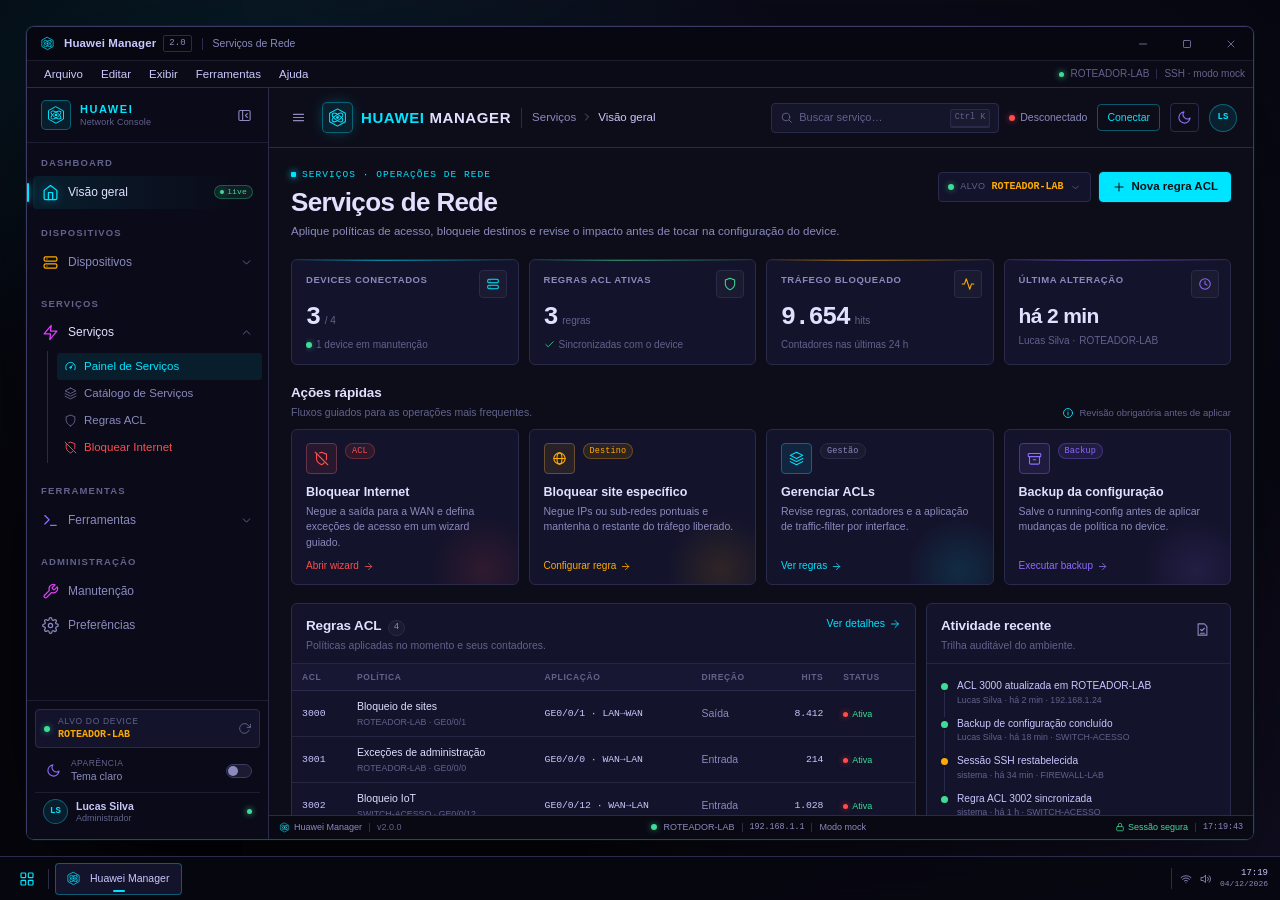
<file: mvp-desktop/index.html>
<!DOCTYPE html>
<html lang="pt-BR" data-theme="dark">
<head>
  <meta charset="utf-8">
  <meta name="viewport" content="width=device-width, initial-scale=1">
  <meta name="description" content="Huawei Manager 2.0 — réplica desktop em HTML, CSS e JavaScript puro. Serviços de rede, ACLs e wizard de configuração.">
  <meta name="theme-color" content="#05050d">
  <title>Huawei Manager 2.0 · Serviços de Rede</title>

  <script>
    /* Aplica o tema antes da primeira pintura para evitar flash. */
    (function () {
      try {
        var saved = localStorage.getItem("hw-manager-theme");
        if (saved === "light" || saved === "dark") {
          document.documentElement.dataset.theme = saved;
        }
      } catch (_) { /* storage indisponível */ }
    })();
  </script>
  <link rel="stylesheet" href="style.css">
</head>

<body data-theme="dark">

  <!-- ═══════════════════════════════════════════════════════════════════
       SPRITE DE ÍCONES — SVG inline, sem dependências externas
       ═══════════════════════════════════════════════════════════════════ -->
  <svg class="svg-sprite" xmlns="http://www.w3.org/2000/svg" aria-hidden="true" focusable="false">
    <symbol id="i-logo" viewBox="0 0 32 32">
      <path d="M16 2.9 28 9.5v13L16 29.1 4 22.5v-13Z" fill="none" stroke="currentColor" stroke-width="1.55"/>
      <ellipse cx="16" cy="16" rx="9.4" ry="4.1" fill="none" stroke="currentColor" stroke-width="1.45" transform="rotate(36 16 16)"/>
      <ellipse cx="16" cy="16" rx="9.4" ry="4.1" fill="none" stroke="currentColor" stroke-width="1.45" transform="rotate(-36 16 16)"/>
      <circle cx="16" cy="16" r="2.15" fill="currentColor" stroke="none"/>
    </symbol>
    <symbol id="i-menu" viewBox="0 0 24 24"><line x1="4" y1="7" x2="20" y2="7"/><line x1="4" y1="12" x2="20" y2="12"/><line x1="4" y1="17" x2="20" y2="17"/></symbol>
    <symbol id="i-x" viewBox="0 0 24 24"><line x1="18" y1="6" x2="6" y2="18"/><line x1="6" y1="6" x2="18" y2="18"/></symbol>
    <symbol id="i-minus" viewBox="0 0 24 24"><line x1="5" y1="12" x2="19" y2="12"/></symbol>
    <symbol id="i-square" viewBox="0 0 24 24"><rect x="5" y="5" width="14" height="14" rx="1.5"/></symbol>
    <symbol id="i-restore" viewBox="0 0 24 24"><rect x="8" y="4" width="12" height="12" rx="1.5"/><path d="M16 16v3a1 1 0 0 1-1 1H5a1 1 0 0 1-1-1V9a1 1 0 0 1 1-1h3"/></symbol>
    <symbol id="i-chevron-down" viewBox="0 0 24 24"><polyline points="6 9 12 15 18 9"/></symbol>
    <symbol id="i-chevron-right" viewBox="0 0 24 24"><polyline points="9 18 15 12 9 6"/></symbol>
    <symbol id="i-arrow-right" viewBox="0 0 24 24"><line x1="5" y1="12" x2="19" y2="12"/><polyline points="12 5 19 12 12 19"/></symbol>
    <symbol id="i-arrow-left" viewBox="0 0 24 24"><line x1="19" y1="12" x2="5" y2="12"/><polyline points="12 19 5 12 12 5"/></symbol>
    <symbol id="i-panel-collapse" viewBox="0 0 24 24"><rect x="3" y="4" width="18" height="16" rx="2"/><line x1="9" y1="4" x2="9" y2="20"/><path d="m16.5 9-3 3 3 3"/></symbol>
    <symbol id="i-panel-expand" viewBox="0 0 24 24"><rect x="3" y="4" width="18" height="16" rx="2"/><line x1="9" y1="4" x2="9" y2="20"/><path d="m13.5 9 3 3-3 3"/></symbol>
    <symbol id="i-sun" viewBox="0 0 24 24"><circle cx="12" cy="12" r="4"/><path d="M12 2v2M12 20v2M4.9 4.9l1.4 1.4M17.7 17.7l1.4 1.4M2 12h2M20 12h2M4.9 19.1l1.4-1.4M17.7 6.3l1.4-1.4"/></symbol>
    <symbol id="i-moon" viewBox="0 0 24 24"><path d="M21 12.8A9 9 0 1 1 11.2 3a7 7 0 0 0 9.8 9.8Z"/></symbol>
    <symbol id="i-home" viewBox="0 0 24 24"><path d="m3 9 9-7 9 7v11a2 2 0 0 1-2 2H5a2 2 0 0 1-2-2Z"/><polyline points="9 22 9 12 15 12 15 22"/></symbol>
    <symbol id="i-server" viewBox="0 0 24 24"><rect x="3" y="4" width="18" height="6" rx="2"/><rect x="3" y="14" width="18" height="6" rx="2"/><line x1="7" y1="7" x2="7.01" y2="7"/><line x1="7" y1="17" x2="7.01" y2="17"/></symbol>
    <symbol id="i-file-text" viewBox="0 0 24 24"><path d="M14 2H6a2 2 0 0 0-2 2v16a2 2 0 0 0 2 2h12a2 2 0 0 0 2-2V8Z"/><polyline points="14 2 14 8 20 8"/><line x1="16" y1="13" x2="8" y2="13"/><line x1="16" y1="17" x2="8" y2="17"/><line x1="10" y1="9" x2="8" y2="9"/></symbol>
    <symbol id="i-route" viewBox="0 0 24 24"><circle cx="6" cy="19" r="3"/><path d="M9 19h8.5a3.5 3.5 0 0 0 0-7h-11a3.5 3.5 0 0 1 0-7H15"/><circle cx="18" cy="5" r="3"/></symbol>
    <symbol id="i-radio" viewBox="0 0 24 24"><path d="M4.9 19.1C1 15.2 1 8.8 4.9 4.9"/><path d="M7.8 16.2c-2.3-2.3-2.3-6.1 0-8.5"/><circle cx="12" cy="12" r="2"/><path d="M16.2 7.8c2.3 2.3 2.3 6.1 0 8.5"/><path d="M19.1 4.9C23 8.8 23 15.2 19.1 19.1"/></symbol>
    <symbol id="i-cpu" viewBox="0 0 24 24"><rect x="4" y="4" width="16" height="16" rx="2"/><rect x="9" y="9" width="6" height="6"/><path d="M9 2v2M15 2v2M9 20v2M15 20v2M2 9h2M2 15h2M20 9h2M20 15h2"/></symbol>
    <symbol id="i-terminal" viewBox="0 0 24 24"><polyline points="4 17 10 11 4 5"/><line x1="12" y1="19" x2="20" y2="19"/></symbol>
    <symbol id="i-zap" viewBox="0 0 24 24"><polygon points="13 2 3 14 12 14 11 22 21 10 12 10 13 2"/></symbol>
    <symbol id="i-archive" viewBox="0 0 24 24"><rect x="2" y="4" width="20" height="5" rx="1"/><path d="M4 9v10a2 2 0 0 0 2 2h12a2 2 0 0 0 2-2V9"/><line x1="10" y1="14" x2="14" y2="14"/></symbol>
    <symbol id="i-wrench" viewBox="0 0 24 24"><path d="M14.7 6.3a1 1 0 0 0 0 1.4l1.6 1.6a1 1 0 0 0 1.4 0l3.77-3.77a6 6 0 0 1-7.94 7.94l-6.91 6.91a2.12 2.12 0 0 1-3-3l6.91-6.91a6 6 0 0 1 7.94-7.94l-3.76 3.76Z"/></symbol>
    <symbol id="i-shield" viewBox="0 0 24 24"><path d="M12 22s8-4 8-10V5l-8-3-8 3v7c0 6 8 10 8 10Z"/></symbol>
    <symbol id="i-shield-off" viewBox="0 0 24 24"><path d="M19.7 14A10.7 10.7 0 0 1 20 12V5l-8-3-3.2 1.2"/><path d="M4.7 4.7 4 5v7c0 6 8 10 8 10a15 15 0 0 0 4.2-3.1"/><line x1="2" y1="2" x2="22" y2="22"/></symbol>
    <symbol id="i-shield-check" viewBox="0 0 24 24"><path d="M12 22s8-4 8-10V5l-8-3-8 3v7c0 6 8 10 8 10Z"/><polyline points="8.5 12 11 14.5 15.5 10"/></symbol>
    <symbol id="i-globe" viewBox="0 0 24 24"><circle cx="12" cy="12" r="9"/><ellipse cx="12" cy="12" rx="4" ry="9"/><line x1="3" y1="12" x2="21" y2="12"/></symbol>
    <symbol id="i-lock" viewBox="0 0 24 24"><rect x="4" y="11" width="16" height="10" rx="2"/><path d="M8 11V7a4 4 0 0 1 8 0v4"/></symbol>
    <symbol id="i-search" viewBox="0 0 24 24"><circle cx="11" cy="11" r="7"/><line x1="21" y1="21" x2="16.2" y2="16.2"/></symbol>
    <symbol id="i-wifi" viewBox="0 0 24 24"><path d="M5 12.6a10 10 0 0 1 14 0"/><path d="M8.5 16a5 5 0 0 1 7 0"/><path d="M2 9a15 15 0 0 1 20 0"/><circle cx="12" cy="19.5" r="1" fill="currentColor" stroke="none"/></symbol>
    <symbol id="i-activity" viewBox="0 0 24 24"><polyline points="22 12 18 12 15 21 9 3 6 12 2 12"/></symbol>
    <symbol id="i-clock" viewBox="0 0 24 24"><circle cx="12" cy="12" r="9"/><polyline points="12 7 12 12 15.5 14"/></symbol>
    <symbol id="i-check" viewBox="0 0 24 24"><polyline points="20 6 9 17 4 12"/></symbol>
    <symbol id="i-circle-check" viewBox="0 0 24 24"><circle cx="12" cy="12" r="9"/><polyline points="8 12 11 15 16.5 9"/></symbol>
    <symbol id="i-alert-triangle" viewBox="0 0 24 24"><path d="M10.3 3.9 1.8 18a2 2 0 0 0 1.7 3h17a2 2 0 0 0 1.7-3L13.7 3.9a2 2 0 0 0-3.4 0Z"/><line x1="12" y1="9" x2="12" y2="13"/><line x1="12" y1="17" x2="12.01" y2="17"/></symbol>
    <symbol id="i-info" viewBox="0 0 24 24"><circle cx="12" cy="12" r="9"/><line x1="12" y1="11" x2="12" y2="16"/><line x1="12" y1="8" x2="12.01" y2="8"/></symbol>
    <symbol id="i-plus" viewBox="0 0 24 24"><line x1="12" y1="5" x2="12" y2="19"/><line x1="5" y1="12" x2="19" y2="12"/></symbol>
    <symbol id="i-trash" viewBox="0 0 24 24"><polyline points="3 6 5 6 21 6"/><path d="M19 6l-1 14a2 2 0 0 1-2 2H8a2 2 0 0 1-2-2L5 6"/><path d="M10 11v6M14 11v6"/><path d="M9 6V4a1 1 0 0 1 1-1h4a1 1 0 0 1 1 1v2"/></symbol>
    <symbol id="i-copy" viewBox="0 0 24 24"><rect x="9" y="9" width="12" height="12" rx="2"/><path d="M5 15H4a2 2 0 0 1-2-2V4a2 2 0 0 1 2-2h9a2 2 0 0 1 2 2v1"/></symbol>
    <symbol id="i-database" viewBox="0 0 24 24"><ellipse cx="12" cy="5" rx="8" ry="3"/><path d="M4 5v6c0 1.7 3.6 3 8 3s8-1.3 8-3V5"/><path d="M4 11v6c0 1.7 3.6 3 8 3s8-1.3 8-3v-6"/></symbol>
    <symbol id="i-user" viewBox="0 0 24 24"><circle cx="12" cy="8" r="4"/><path d="M4 21a8 8 0 0 1 16 0"/></symbol>
    <symbol id="i-settings" viewBox="0 0 24 24"><circle cx="12" cy="12" r="3"/><path d="M19.4 15a1.7 1.7 0 0 0 .34 1.87l.06.06a2 2 0 1 1-2.83 2.83l-.06-.06a1.7 1.7 0 0 0-1.87-.34 1.7 1.7 0 0 0-1 1.55V21a2 2 0 1 1-4 0v-.09a1.7 1.7 0 0 0-1.1-1.55 1.7 1.7 0 0 0-1.87.34l-.06.06a2 2 0 1 1-2.83-2.83l.06-.06A1.7 1.7 0 0 0 4.6 15a1.7 1.7 0 0 0-1.55-1H3a2 2 0 1 1 0-4h.09A1.7 1.7 0 0 0 4.6 8.9a1.7 1.7 0 0 0-.34-1.87l-.06-.06a2 2 0 1 1 2.83-2.83l.06.06A1.7 1.7 0 0 0 9 4.6a1.7 1.7 0 0 0 1-1.55V3a2 2 0 1 1 4 0v.09A1.7 1.7 0 0 0 15 4.6a1.7 1.7 0 0 0 1.87-.34l.06-.06a2 2 0 1 1 2.83 2.83l-.06.06A1.7 1.7 0 0 0 19.4 9c.14.4.5.7.95.8H21a2 2 0 1 1 0 4h-.09a1.7 1.7 0 0 0-1.51 1.2Z"/></symbol>
    <symbol id="i-play" viewBox="0 0 24 24"><polygon points="7 4 21 12 7 20 7 4"/></symbol>
    <symbol id="i-refresh" viewBox="0 0 24 24"><polyline points="23 4 23 10 17 10"/><path d="M20.5 15a9 9 0 1 1-2.1-9.4L23 10"/></symbol>
    <symbol id="i-filter" viewBox="0 0 24 24"><polygon points="22 3 2 3 10 12.5 10 19 14 21 14 12.5 22 3"/></symbol>
    <symbol id="i-layers" viewBox="0 0 24 24"><polygon points="12 2 22 7 12 12 2 7 12 2"/><polyline points="2 12 12 17 22 12"/><polyline points="2 17 12 22 22 17"/></symbol>
    <symbol id="i-key" viewBox="0 0 24 24"><circle cx="7.5" cy="15.5" r="4.5"/><path d="m11 12 10-10M16 4l4 4M18 2l4 4"/></symbol>
    <symbol id="i-audit" viewBox="0 0 24 24"><path d="M9 3h6l4 4v14H5V3Z"/><polyline points="9 12 11 14 15 10"/><line x1="9" y1="18" x2="15" y2="18"/></symbol>
    <symbol id="i-download" viewBox="0 0 24 24"><path d="M21 15v4a2 2 0 0 1-2 2H5a2 2 0 0 1-2-2v-4"/><polyline points="7 10 12 15 17 10"/><line x1="12" y1="15" x2="12" y2="3"/></symbol>
    <symbol id="i-eye" viewBox="0 0 24 24"><path d="M2 12s3.5-7 10-7 10 7 10 7-3.5 7-10 7S2 12 2 12Z"/><circle cx="12" cy="12" r="3"/></symbol>
    <symbol id="i-sliders" viewBox="0 0 24 24"><line x1="4" y1="21" x2="4" y2="14"/><line x1="4" y1="10" x2="4" y2="3"/><line x1="12" y1="21" x2="12" y2="12"/><line x1="12" y1="8" x2="12" y2="3"/><line x1="20" y1="21" x2="20" y2="16"/><line x1="20" y1="12" x2="20" y2="3"/><line x1="1" y1="14" x2="7" y2="14"/><line x1="9" y1="8" x2="15" y2="8"/><line x1="17" y1="16" x2="23" y2="16"/></symbol>
    <symbol id="i-monitor" viewBox="0 0 24 24"><rect x="2" y="3" width="20" height="14" rx="2"/><line x1="8" y1="21" x2="16" y2="21"/><line x1="12" y1="17" x2="12" y2="21"/></symbol>
    <symbol id="i-power" viewBox="0 0 24 24"><path d="M18.4 6.6a9 9 0 1 1-12.8 0"/><line x1="12" y1="2" x2="12" y2="10"/></symbol>
    <symbol id="i-link" viewBox="0 0 24 24"><path d="M10 13a5 5 0 0 0 7.5.5l2-2a5 5 0 0 0-7-7l-1.2 1.2"/><path d="M14 11a5 5 0 0 0-7.5-.5l-2 2a5 5 0 0 0 7 7l1.2-1.2"/></symbol>
    <symbol id="i-target" viewBox="0 0 24 24"><circle cx="12" cy="12" r="9"/><circle cx="12" cy="12" r="5"/><circle cx="12" cy="12" r="1" fill="currentColor" stroke="none"/></symbol>
    <symbol id="i-gauge" viewBox="0 0 24 24"><path d="M4.2 18a9 9 0 1 1 15.6 0"/><line x1="12" y1="14" x2="16" y2="9"/><circle cx="12" cy="14" r="1.5"/></symbol>
    <symbol id="i-calendar" viewBox="0 0 24 24"><rect x="3" y="5" width="18" height="16" rx="2"/><line x1="8" y1="2" x2="8" y2="6"/><line x1="16" y1="2" x2="16" y2="6"/><line x1="3" y1="10" x2="21" y2="10"/></symbol>
    <symbol id="i-volume" viewBox="0 0 24 24"><polygon points="11 5 6 9 2 9 2 15 6 15 11 19 11 5"/><path d="M15.5 8.5a5 5 0 0 1 0 7"/><path d="M18.5 5.5a9 9 0 0 1 0 13"/></symbol>
    <symbol id="i-grid" viewBox="0 0 24 24"><rect x="3" y="3" width="7" height="7" rx="1"/><rect x="14" y="3" width="7" height="7" rx="1"/><rect x="3" y="14" width="7" height="7" rx="1"/><rect x="14" y="14" width="7" height="7" rx="1"/></symbol>
    <symbol id="i-ban" viewBox="0 0 24 24"><circle cx="12" cy="12" r="9"/><line x1="5.6" y1="5.6" x2="18.4" y2="18.4"/></symbol>
  </svg>

  <!-- ═══════════════════════════════════════════════════════════════════
       ÁREA DE TRABALHO / JANELA DESKTOP
       ═══════════════════════════════════════════════════════════════════ -->
  <div class="desktop" id="desktop">

    <div class="desktop-icons" aria-hidden="false">
      <button class="desktop-shortcut" id="desktopShortcut" type="button" aria-label="Abrir Huawei Manager">
        <span class="desktop-shortcut__icon"><svg class="icon" aria-hidden="true"><use href="#i-logo"/></svg></span>
        <span>Huawei Manager</span>
      </button>
    </div>

    <section class="app-window" id="appWindow" aria-label="Huawei Manager 2.0">

      <!-- Barra de título -->
      <header class="titlebar" id="titlebar">
        <div class="titlebar__identity">
          <span class="titlebar__icon"><svg class="icon" aria-hidden="true"><use href="#i-logo"/></svg></span>
          <span class="titlebar__title">Huawei Manager</span>
          <span class="titlebar__version">2.0</span>
          <span class="titlebar__separator" aria-hidden="true"></span>
          <span class="titlebar__context" id="windowContext">Serviços de Rede</span>
        </div>
        <div class="window-controls" aria-label="Controles da janela">
          <button class="window-control" id="winMinimize" type="button" title="Minimizar" aria-label="Minimizar janela">
            <svg class="icon" aria-hidden="true"><use href="#i-minus"/></svg>
          </button>
          <button class="window-control" id="winMaximize" type="button" title="Maximizar" aria-label="Maximizar janela" aria-pressed="false">
            <svg class="icon icon--max" aria-hidden="true"><use href="#i-square"/></svg>
            <svg class="icon icon--restore" aria-hidden="true"><use href="#i-restore"/></svg>
          </button>
          <button class="window-control window-control--close" id="winClose" type="button" title="Fechar" aria-label="Fechar janela">
            <svg class="icon" aria-hidden="true"><use href="#i-x"/></svg>
          </button>
        </div>
      </header>

      <!-- Barra de menus -->
      <nav class="menubar" aria-label="Menu principal">
        <div class="menubar__items">
          <div class="menu">
            <button class="menu__trigger" type="button" data-menu="arquivo" aria-expanded="false" aria-haspopup="true">Arquivo</button>
            <div class="menu__dropdown" role="menu">
              <button type="button" role="menuitem" data-menu-action="backup"><svg class="icon"><use href="#i-archive"/></svg> Novo backup <kbd>Ctrl+B</kbd></button>
              <button type="button" role="menuitem" data-menu-action="config"><svg class="icon"><use href="#i-download"/></svg> Exportar configuração</button>
              <span class="menu__sep" role="separator"></span>
              <button type="button" role="menuitem" data-menu-action="close"><svg class="icon"><use href="#i-power"/></svg> Sair <kbd>Alt+F4</kbd></button>
            </div>
          </div>
          <div class="menu">
            <button class="menu__trigger" type="button" data-menu="editar" aria-expanded="false" aria-haspopup="true">Editar</button>
            <div class="menu__dropdown" role="menu">
              <button type="button" role="menuitem" data-menu-action="settings"><svg class="icon"><use href="#i-settings"/></svg> Preferências</button>
              <button type="button" role="menuitem" data-menu-action="theme"><svg class="icon"><use href="#i-sun"/></svg> Alternar tema <kbd>Ctrl+J</kbd></button>
              <button type="button" role="menuitem" data-menu-action="search"><svg class="icon"><use href="#i-search"/></svg> Buscar serviço <kbd>Ctrl+K</kbd></button>
            </div>
          </div>
          <div class="menu">
            <button class="menu__trigger" type="button" data-menu="exibir" aria-expanded="false" aria-haspopup="true">Exibir</button>
            <div class="menu__dropdown" role="menu">
              <button type="button" role="menuitem" data-menu-action="sidebar"><svg class="icon"><use href="#i-panel-collapse"/></svg> Recolher barra lateral <kbd>Ctrl+B</kbd></button>
              <button type="button" role="menuitem" data-menu-action="maximize"><svg class="icon"><use href="#i-square"/></svg> Maximizar janela</button>
              <span class="menu__sep" role="separator"></span>
              <button type="button" role="menuitem" data-menu-action="fullscreen"><svg class="icon"><use href="#i-monitor"/></svg> Tela cheia <kbd>F11</kbd></button>
            </div>
          </div>
          <div class="menu">
            <button class="menu__trigger" type="button" data-menu="ferramentas" aria-expanded="false" aria-haspopup="true">Ferramentas</button>
            <div class="menu__dropdown" role="menu">
              <button type="button" role="menuitem" data-menu-action="wizard"><svg class="icon"><use href="#i-shield"/></svg> Nova regra ACL <kbd>Ctrl+N</kbd></button>
              <button type="button" role="menuitem" data-menu-action="commands"><svg class="icon"><use href="#i-terminal"/></svg> Editor de comandos</button>
              <button type="button" role="menuitem" data-menu-action="catalog"><svg class="icon"><use href="#i-zap"/></svg> Catálogo de serviços</button>
            </div>
          </div>
          <div class="menu">
            <button class="menu__trigger" type="button" data-menu="ajuda" aria-expanded="false" aria-haspopup="true">Ajuda</button>
            <div class="menu__dropdown" role="menu">
              <button type="button" role="menuitem" data-menu-action="about"><svg class="icon"><use href="#i-info"/></svg> Sobre o Huawei Manager</button>
              <button type="button" role="menuitem" data-menu-action="shortcuts"><svg class="icon"><use href="#i-key"/></svg> Atalhos de teclado</button>
            </div>
          </div>
        </div>
        <div class="menubar__meta">
          <span class="menubar__dot" aria-hidden="true"></span>
          <span id="menubarTarget">ROTEADOR-LAB</span>
          <span class="menubar__sep" aria-hidden="true"></span>
          <span>SSH · modo mock</span>
        </div>
      </nav>

      <!-- Corpo do aplicativo -->
      <div class="app-shell">
        <div class="sidebar-scrim" id="sidebarScrim" aria-hidden="true"></div>

        <!-- ═══════════════ SIDEBAR ═══════════════ -->
        <aside class="sidebar" id="sidebar" aria-label="Navegação principal">
          <div class="sidebar__head">
            <span class="sidebar__logo" aria-hidden="true"><svg class="icon"><use href="#i-logo"/></svg></span>
            <span class="sidebar__logo-copy">
              <strong>HUAWEI</strong>
              <small>Network Console</small>
            </span>
            <button class="icon-btn sidebar__toggle" id="sidebarToggle" type="button" aria-controls="sidebar" aria-expanded="true" aria-label="Recolher barra lateral" title="Recolher barra lateral (Ctrl+B)">
              <svg class="icon icon--collapse" aria-hidden="true"><use href="#i-panel-collapse"/></svg>
              <svg class="icon icon--expand" aria-hidden="true"><use href="#i-panel-expand"/></svg>
            </button>
          </div>

          <div class="sidebar__scroll">
            <nav class="nav" aria-label="Seções do sistema">

              <div class="nav__group">
                <p class="nav__label">Dashboard</p>
                <button class="nav__item is-active" type="button" data-modal="dashboard" data-tooltip="Visão geral" style="--item-color: var(--cyan)">
                  <svg class="icon nav__icon" aria-hidden="true"><use href="#i-home"/></svg>
                  <span class="nav__text">Visão geral</span>
                  <span class="nav__badge"><span class="status-dot status-dot--online"></span>live</span>
                </button>
              </div>

              <div class="nav__group">
                <p class="nav__label">Dispositivos</p>
                <button class="nav__item nav__item--parent" type="button" data-accordion="devices" aria-expanded="false" aria-controls="submenu-devices" data-tooltip="Dispositivos" style="--item-color: var(--amber)">
                  <svg class="icon nav__icon" aria-hidden="true"><use href="#i-server"/></svg>
                  <span class="nav__text">Dispositivos</span>
                  <svg class="icon nav__chevron" aria-hidden="true"><use href="#i-chevron-down"/></svg>
                </button>
                <div class="nav__submenu" id="submenu-devices" inert>
                  <div class="nav__submenu-inner">
                    <ul class="nav__sublist">
                      <li><button class="nav__subitem" type="button" data-modal="topology"><svg class="icon"><use href="#i-target"/></svg>Topologia / Devices</button></li>
                      <li><button class="nav__subitem" type="button" data-modal="config"><svg class="icon"><use href="#i-file-text"/></svg>Config Atual</button></li>
                      <li><button class="nav__subitem" type="button" data-modal="routing"><svg class="icon"><use href="#i-route"/></svg>Roteamento</button></li>
                      <li><button class="nav__subitem" type="button" data-modal="arp"><svg class="icon"><use href="#i-radio"/></svg>Tabela ARP</button></li>
                      <li><button class="nav__subitem" type="button" data-modal="sysinfo"><svg class="icon"><use href="#i-cpu"/></svg>Info do Sistema</button></li>
                    </ul>
                  </div>
                </div>
              </div>

              <div class="nav__group">
                <p class="nav__label">Serviços</p>
                <button class="nav__item nav__item--parent is-open" type="button" data-accordion="services" aria-expanded="true" aria-controls="submenu-services" data-tooltip="Serviços" style="--item-color: var(--magenta)">
                  <svg class="icon nav__icon" aria-hidden="true"><use href="#i-zap"/></svg>
                  <span class="nav__text">Serviços</span>
                  <svg class="icon nav__chevron" aria-hidden="true"><use href="#i-chevron-down"/></svg>
                </button>
                <div class="nav__submenu is-open" id="submenu-services">
                  <div class="nav__submenu-inner">
                    <ul class="nav__sublist">
                      <li><button class="nav__subitem is-active" type="button" data-modal="services"><svg class="icon"><use href="#i-gauge"/></svg>Painel de Serviços</button></li>
                      <li><button class="nav__subitem" type="button" data-modal="catalog"><svg class="icon"><use href="#i-layers"/></svg>Catálogo de Serviços</button></li>
                      <li><button class="nav__subitem" type="button" data-modal="acl"><svg class="icon"><use href="#i-shield"/></svg>Regras ACL</button></li>
                      <li><button class="nav__subitem nav__subitem--accent" type="button" data-wizard-preset="block"><svg class="icon"><use href="#i-shield-off"/></svg>Bloquear Internet</button></li>
                    </ul>
                  </div>
                </div>
              </div>

              <div class="nav__group">
                <p class="nav__label">Ferramentas</p>
                <button class="nav__item nav__item--parent" type="button" data-accordion="tools" aria-expanded="false" aria-controls="submenu-tools" data-tooltip="Ferramentas" style="--item-color: var(--purple)">
                  <svg class="icon nav__icon" aria-hidden="true"><use href="#i-terminal"/></svg>
                  <span class="nav__text">Ferramentas</span>
                  <svg class="icon nav__chevron" aria-hidden="true"><use href="#i-chevron-down"/></svg>
                </button>
                <div class="nav__submenu" id="submenu-tools" inert>
                  <div class="nav__submenu-inner">
                    <ul class="nav__sublist">
                      <li><button class="nav__subitem" type="button" data-modal="commands"><svg class="icon"><use href="#i-terminal"/></svg>Editor de Comandos</button></li>
                      <li><button class="nav__subitem" type="button" data-modal="backup"><svg class="icon"><use href="#i-archive"/></svg>Backup</button></li>
                      <li><button class="nav__subitem" type="button" data-modal="audit"><svg class="icon"><use href="#i-audit"/></svg>Auditoria</button></li>
                    </ul>
                  </div>
                </div>
              </div>

              <div class="nav__group">
                <p class="nav__label">Administração</p>
                <button class="nav__item" type="button" data-modal="maintenance" data-tooltip="Manutenção" style="--item-color: var(--magenta)">
                  <svg class="icon nav__icon" aria-hidden="true"><use href="#i-wrench"/></svg>
                  <span class="nav__text">Manutenção</span>
                </button>
                <button class="nav__item" type="button" data-modal="settings" data-tooltip="Preferências" style="--item-color: var(--dim)">
                  <svg class="icon nav__icon" aria-hidden="true"><use href="#i-settings"/></svg>
                  <span class="nav__text">Preferências</span>
                </button>
              </div>

            </nav>
          </div>

          <div class="sidebar__foot">
            <button class="target-card" type="button" data-modal="topology" title="Trocar device alvo">
              <span class="status-dot status-dot--online" aria-hidden="true"></span>
              <span class="target-card__copy">
                <span class="target-card__label">Alvo do device</span>
                <strong data-target-name>ROTEADOR-LAB</strong>
              </span>
              <svg class="icon target-card__icon" aria-hidden="true"><use href="#i-refresh"/></svg>
            </button>

            <button class="theme-row" type="button" data-theme-toggle aria-label="Alternar para o tema claro">
              <span class="theme-row__icon" aria-hidden="true">
                <svg class="icon theme-icon theme-icon--sun"><use href="#i-sun"/></svg>
                <svg class="icon theme-icon theme-icon--moon"><use href="#i-moon"/></svg>
              </span>
              <span class="theme-row__copy">
                <span class="theme-row__title">Aparência</span>
                <span class="theme-row__value" data-theme-label>Tema claro</span>
              </span>
              <span class="switch" aria-hidden="true"><span class="switch__thumb"></span></span>
            </button>

            <div class="user-card">
              <span class="user-card__avatar" aria-hidden="true">LS</span>
              <span class="user-card__copy">
                <strong>Lucas Silva</strong>
                <span>Administrador</span>
              </span>
              <span class="user-card__status" title="Sessão ativa" aria-label="Sessão ativa"></span>
            </div>
          </div>
        </aside>

        <!-- ═══════════════ WORKSPACE ═══════════════ -->
        <div class="workspace">

          <header class="topbar">
            <div class="topbar__left">
              <button class="icon-btn topbar__menu" id="mobileMenuToggle" type="button" aria-controls="sidebar" aria-expanded="false" aria-label="Abrir barra lateral">
                <svg class="icon" aria-hidden="true"><use href="#i-menu"/></svg>
              </button>

              <div class="wordmark" aria-label="Huawei Manager">
                <span class="wordmark__icon"><svg class="icon" aria-hidden="true"><use href="#i-logo"/></svg></span>
                <span class="wordmark__text"><strong>HUAWEI</strong> MANAGER</span>
              </div>

              <span class="topbar__divider" aria-hidden="true"></span>

              <nav class="breadcrumbs" aria-label="Trilha de navegação">
                <span>Serviços</span>
                <svg class="icon" aria-hidden="true"><use href="#i-chevron-right"/></svg>
                <span aria-current="page">Visão geral</span>
              </nav>
            </div>

            <div class="topbar__right">
              <label class="searchbox" for="globalSearch">
                <svg class="icon" aria-hidden="true"><use href="#i-search"/></svg>
                <input id="globalSearch" type="search" placeholder="Buscar serviço…" autocomplete="off" aria-label="Buscar serviço no catálogo">
                <kbd>Ctrl K</kbd>
              </label>

              <span class="conn-state">
                <span class="status-dot" id="connDot" aria-hidden="true"></span>
                <span id="connLabel">Desconectado</span>
              </span>

              <button class="btn btn--outline btn--sm" id="connectBtn" type="button">Conectar</button>

              <button class="icon-btn theme-btn" type="button" data-theme-toggle aria-label="Alternar para o tema claro" title="Alternar tema (Ctrl+J)">
                <svg class="icon theme-icon theme-icon--sun" aria-hidden="true"><use href="#i-sun"/></svg>
                <svg class="icon theme-icon theme-icon--moon" aria-hidden="true"><use href="#i-moon"/></svg>
              </button>

              <button class="avatar-btn" type="button" data-modal="settings" aria-label="Abrir preferências do usuário">LS</button>
            </div>
          </header>

          <main class="content" id="main-content" tabindex="-1">
            <div class="content__scroll">

              <!-- Cabeçalho da página -->
              <section class="page-heading">
                <div class="page-heading__copy">
                  <p class="eyebrow"><span class="eyebrow__mark" aria-hidden="true"></span> Serviços · Operações de rede</p>
                  <h1>Serviços de Rede</h1>
                  <p class="page-subtitle">Aplique políticas de acesso, bloqueie destinos e revise o impacto antes de tocar na configuração do device.</p>
                </div>
                <div class="page-heading__actions">
                  <button class="target-chip" type="button" data-modal="topology" title="Trocar device alvo">
                    <span class="status-dot status-dot--online" aria-hidden="true"></span>
                    <span class="target-chip__label">Alvo</span>
                    <strong data-target-name>ROTEADOR-LAB</strong>
                    <svg class="icon" aria-hidden="true"><use href="#i-chevron-down"/></svg>
                  </button>
                  <button class="btn btn--primary" type="button" data-wizard-preset="custom">
                    <svg class="icon" aria-hidden="true"><use href="#i-plus"/></svg>
                    Nova regra ACL
                  </button>
                </div>
              </section>

              <!-- KPIs -->
              <section class="stats-grid" aria-label="Resumo operacional">
                <article class="stat-card" style="--card-accent: var(--cyan)">
                  <div class="stat-card__top">
                    <span class="stat-card__label">Devices conectados</span>
                    <span class="stat-card__icon"><svg class="icon" aria-hidden="true"><use href="#i-server"/></svg></span>
                  </div>
                  <p class="stat-card__value"><span>3</span><small>/ 4</small></p>
                  <p class="stat-card__meta"><span class="status-dot status-dot--online" aria-hidden="true"></span> 1 device em manutenção</p>
                </article>

                <article class="stat-card" style="--card-accent: var(--green)">
                  <div class="stat-card__top">
                    <span class="stat-card__label">Regras ACL ativas</span>
                    <span class="stat-card__icon"><svg class="icon" aria-hidden="true"><use href="#i-shield"/></svg></span>
                  </div>
                  <p class="stat-card__value"><span id="statRules">3</span><small>regras</small></p>
                  <p class="stat-card__meta"><svg class="icon" aria-hidden="true"><use href="#i-check"/></svg> Sincronizadas com o device</p>
                </article>

                <article class="stat-card" style="--card-accent: var(--amber)">
                  <div class="stat-card__top">
                    <span class="stat-card__label">Tráfego bloqueado</span>
                    <span class="stat-card__icon"><svg class="icon" aria-hidden="true"><use href="#i-activity"/></svg></span>
                  </div>
                  <p class="stat-card__value"><span id="statHits">9.654</span><small>hits</small></p>
                  <p class="stat-card__meta">Contadores nas últimas 24 h</p>
                </article>

                <article class="stat-card" style="--card-accent: var(--purple)">
                  <div class="stat-card__top">
                    <span class="stat-card__label">Última alteração</span>
                    <span class="stat-card__icon"><svg class="icon" aria-hidden="true"><use href="#i-clock"/></svg></span>
                  </div>
                  <p class="stat-card__value stat-card__value--text"><span id="statUpdated">há 2 min</span></p>
                  <p class="stat-card__meta">Lucas Silva · <span data-target-name>ROTEADOR-LAB</span></p>
                </article>
              </section>

              <!-- Ações rápidas -->
              <section class="section" aria-labelledby="quickActionsTitle">
                <div class="section-heading">
                  <div>
                    <h2 id="quickActionsTitle">Ações rápidas</h2>
                    <p>Fluxos guiados para as operações mais frequentes.</p>
                  </div>
                  <span class="section-heading__hint"><svg class="icon" aria-hidden="true"><use href="#i-info"/></svg> Revisão obrigatória antes de aplicar</span>
                </div>

                <div class="quick-grid">
                  <button class="quick-card" type="button" data-wizard-preset="block" style="--quick-color: var(--red)">
                    <span class="quick-card__top">
                      <span class="quick-card__icon"><svg class="icon" aria-hidden="true"><use href="#i-shield-off"/></svg></span>
                      <span class="badge badge--danger">ACL</span>
                    </span>
                    <span class="quick-card__title">Bloquear Internet</span>
                    <span class="quick-card__desc">Negue a saída para a WAN e defina exceções de acesso em um wizard guiado.</span>
                    <span class="quick-card__footer">Abrir wizard <svg class="icon" aria-hidden="true"><use href="#i-arrow-right"/></svg></span>
                  </button>

                  <button class="quick-card" type="button" data-wizard-preset="deny-site" style="--quick-color: var(--amber)">
                    <span class="quick-card__top">
                      <span class="quick-card__icon"><svg class="icon" aria-hidden="true"><use href="#i-globe"/></svg></span>
                      <span class="badge badge--warning">Destino</span>
                    </span>
                    <span class="quick-card__title">Bloquear site específico</span>
                    <span class="quick-card__desc">Negue IPs ou sub-redes pontuais e mantenha o restante do tráfego liberado.</span>
                    <span class="quick-card__footer">Configurar regra <svg class="icon" aria-hidden="true"><use href="#i-arrow-right"/></svg></span>
                  </button>

                  <button class="quick-card" type="button" data-modal="acl" style="--quick-color: var(--cyan)">
                    <span class="quick-card__top">
                      <span class="quick-card__icon"><svg class="icon" aria-hidden="true"><use href="#i-layers"/></svg></span>
                      <span class="badge">Gestão</span>
                    </span>
                    <span class="quick-card__title">Gerenciar ACLs</span>
                    <span class="quick-card__desc">Revise regras, contadores e a aplicação de traffic-filter por interface.</span>
                    <span class="quick-card__footer">Ver regras <svg class="icon" aria-hidden="true"><use href="#i-arrow-right"/></svg></span>
                  </button>

                  <button class="quick-card" type="button" data-modal="backup" style="--quick-color: var(--purple)">
                    <span class="quick-card__top">
                      <span class="quick-card__icon"><svg class="icon" aria-hidden="true"><use href="#i-archive"/></svg></span>
                      <span class="badge badge--violet">Backup</span>
                    </span>
                    <span class="quick-card__title">Backup da configuração</span>
                    <span class="quick-card__desc">Salve o running-config antes de aplicar mudanças de política no device.</span>
                    <span class="quick-card__footer">Executar backup <svg class="icon" aria-hidden="true"><use href="#i-arrow-right"/></svg></span>
                  </button>
                </div>
              </section>

              <!-- Regras + atividade -->
              <div class="content-grid">
                <section class="panel" aria-labelledby="rulesTitle">
                  <header class="panel__header">
                    <div>
                      <h2 id="rulesTitle">Regras ACL <span class="count-pill" id="rulesCount">4</span></h2>
                      <p>Políticas aplicadas no momento e seus contadores.</p>
                    </div>
                    <button class="text-button" type="button" data-modal="acl">Ver detalhes <svg class="icon" aria-hidden="true"><use href="#i-arrow-right"/></svg></button>
                  </header>

                  <div class="table-wrap">
                    <table class="data-table">
                      <caption class="sr-only">Regras de controle de acesso ativas</caption>
                      <thead>
                        <tr>
                          <th scope="col">ACL</th>
                          <th scope="col">Política</th>
                          <th scope="col">Aplicação</th>
                          <th scope="col">Direção</th>
                          <th scope="col" class="is-numeric">Hits</th>
                          <th scope="col">Status</th>
                        </tr>
                      </thead>
                      <tbody id="rulesBody"></tbody>
                    </table>
                  </div>
                </section>

                <aside class="panel" aria-labelledby="activityTitle">
                  <header class="panel__header">
                    <div>
                      <h2 id="activityTitle">Atividade recente</h2>
                      <p>Trilha auditável do ambiente.</p>
                    </div>
                    <button class="icon-btn" type="button" data-modal="audit" aria-label="Abrir auditoria" title="Abrir auditoria">
                      <svg class="icon" aria-hidden="true"><use href="#i-audit"/></svg>
                    </button>
                  </header>
                  <ol class="timeline" id="activityList"></ol>
                  <button class="text-button panel__footer-link" type="button" data-modal="audit">Abrir auditoria completa <svg class="icon" aria-hidden="true"><use href="#i-arrow-right"/></svg></button>
                </aside>
              </div>

              <!-- Catálogo resumido -->
              <section class="panel panel--catalog" id="catalogSection" aria-labelledby="catalogTitle">
                <header class="panel__header panel__header--catalog">
                  <div>
                    <h2 id="catalogTitle">Catálogo de serviços <span class="count-pill" id="servicesCount">8</span></h2>
                    <p>Atalhos para operações de ACL, segurança e diagnóstico.</p>
                  </div>
                  <button class="btn btn--ghost btn--sm" type="button" data-modal="catalog">
                    <svg class="icon" aria-hidden="true"><use href="#i-layers"/></svg> Abrir catálogo completo
                  </button>
                </header>

                <div class="catalog-toolbar">
                  <div class="filter-chips" role="group" aria-label="Filtrar catálogo por categoria">
                    <button class="filter-chip is-active" type="button" data-service-filter="all" aria-pressed="true">Todos</button>
                    <button class="filter-chip" type="button" data-service-filter="acl" aria-pressed="false">ACL</button>
                    <button class="filter-chip" type="button" data-service-filter="security" aria-pressed="false">Segurança</button>
                    <button class="filter-chip" type="button" data-service-filter="qos" aria-pressed="false">QoS</button>
                    <button class="filter-chip" type="button" data-service-filter="interfaces" aria-pressed="false">Interfaces</button>
                    <button class="filter-chip" type="button" data-service-filter="diagnostics" aria-pressed="false">Diagnóstico</button>
                    <button class="filter-chip" type="button" data-service-filter="backup" aria-pressed="false">Backup</button>
                  </div>
                  <span class="catalog-toolbar__count" id="catalogCount">8 serviços</span>
                </div>

                <div class="services-grid" id="servicesGrid"></div>
                <div class="empty-state" id="servicesEmpty" hidden>
                  <span class="empty-state__icon"><svg class="icon" aria-hidden="true"><use href="#i-search"/></svg></span>
                  <h3>Nenhum serviço encontrado</h3>
                  <p>Altere a busca ou selecione outra categoria.</p>
                  <button class="btn btn--secondary btn--sm" type="button" data-clear-service-filters>Limpar filtros</button>
                </div>
              </section>

            </div>
          </main>

          <footer class="statusbar">
            <div class="statusbar__left">
              <span class="statusbar__brand"><svg class="icon" aria-hidden="true"><use href="#i-logo"/></svg> Huawei Manager</span>
              <span class="statusbar__sep" aria-hidden="true"></span>
              <span>v2.0.0</span>
            </div>
            <div class="statusbar__center">
              <span class="status-dot status-dot--online" aria-hidden="true"></span>
              <span data-target-name>ROTEADOR-LAB</span>
              <span class="statusbar__sep" aria-hidden="true"></span>
              <span class="mono">192.168.1.1</span>
              <span class="statusbar__sep" aria-hidden="true"></span>
              <span>Modo mock</span>
            </div>
            <div class="statusbar__right">
              <span class="statusbar__secure"><svg class="icon" aria-hidden="true"><use href="#i-lock"/></svg> Sessão segura</span>
              <span class="statusbar__sep" aria-hidden="true"></span>
              <span id="statusClock" class="mono">--:--:--</span>
            </div>
          </footer>

        </div>
      </div>
    </section>

    <!-- Barra de tarefas do desktop -->
    <footer class="taskbar" aria-label="Barra de tarefas">
      <button class="taskbar__start" type="button" title="Área de trabalho" aria-label="Área de trabalho">
        <svg class="icon" aria-hidden="true"><use href="#i-grid"/></svg>
      </button>
      <span class="taskbar__separator" aria-hidden="true"></span>
      <button class="taskbar__app is-running" id="taskbarApp" type="button" title="Restaurar Huawei Manager">
        <span class="taskbar__app-icon"><svg class="icon" aria-hidden="true"><use href="#i-logo"/></svg></span>
        <span>Huawei Manager</span>
        <span class="taskbar__app-indicator" aria-hidden="true"></span>
      </button>
      <div class="taskbar__spacer"></div>
      <div class="taskbar__tray">
        <svg class="icon" aria-hidden="true"><use href="#i-wifi"/></svg>
        <svg class="icon" aria-hidden="true"><use href="#i-volume"/></svg>
        <span class="taskbar__clock">
          <span id="taskbarTime">--:--</span>
          <span id="taskbarDate">--/--/----</span>
        </span>
      </div>
    </footer>
  </div>

  <!-- ═══════════════════════════════════════════════════════════════════
       MODAL GENÉRICO DE CONTEÚDO
       ═══════════════════════════════════════════════════════════════════ -->
  <dialog class="dialog" id="contentDialog" aria-labelledby="contentDialogTitle">
    <div class="dialog__frame">
      <header class="dialog__titlebar">
        <div class="dialog__identity">
          <span class="dialog__icon" id="contentDialogIcon"><svg class="icon" aria-hidden="true"><use href="#i-info"/></svg></span>
          <div>
            <p class="dialog__eyebrow" id="contentDialogEyebrow">Huawei Manager</p>
            <h2 id="contentDialogTitle">Detalhes</h2>
          </div>
        </div>
        <button class="window-control window-control--close" type="button" data-close-dialog="content" aria-label="Fechar janela">
          <svg class="icon" aria-hidden="true"><use href="#i-x"/></svg>
        </button>
      </header>
      <p class="dialog__subtitle" id="contentDialogSubtitle"></p>
      <div class="dialog__body" id="contentDialogBody"></div>
      <footer class="dialog__footer">
        <span class="dialog__footnote"><svg class="icon" aria-hidden="true"><use href="#i-audit"/></svg> Ações registradas na auditoria local</span>
        <button class="btn btn--secondary" type="button" data-close-dialog="content">Fechar</button>
      </footer>
    </div>
  </dialog>

  <!-- ═══════════════════════════════════════════════════════════════════
       WIZARD DE ACL
       ═══════════════════════════════════════════════════════════════════ -->
  <dialog class="dialog dialog--wizard" id="wizardDialog" aria-labelledby="wizardTitle">
    <div class="dialog__frame">
      <header class="dialog__titlebar">
        <div class="dialog__identity">
          <span class="dialog__icon dialog__icon--accent"><svg class="icon" aria-hidden="true"><use href="#i-shield"/></svg></span>
          <div>
            <p class="dialog__eyebrow">Wizard de ACL · revisão obrigatória</p>
            <h2 id="wizardTitle">Bloquear Internet</h2>
          </div>
        </div>
        <button class="window-control window-control--close" type="button" data-close-dialog="wizard" aria-label="Fechar wizard">
          <svg class="icon" aria-hidden="true"><use href="#i-x"/></svg>
        </button>
      </header>

      <div class="wizard__progress" aria-hidden="true"><span class="wizard__progress-bar" id="wizardProgressBar"></span></div>

      <ol class="stepper" id="wizardStepper" aria-label="Etapas do wizard">
        <li class="stepper__item is-current" data-step-target="1" aria-current="step">
          <span class="stepper__marker">1</span>
          <span class="stepper__label">Destino</span>
        </li>
        <li class="stepper__item" data-step-target="2">
          <span class="stepper__marker">2</span>
          <span class="stepper__label">Estratégia</span>
        </li>
        <li class="stepper__item" data-step-target="3">
          <span class="stepper__marker">3</span>
          <span class="stepper__label">Exceções</span>
        </li>
        <li class="stepper__item" data-step-target="4">
          <span class="stepper__marker">4</span>
          <span class="stepper__label">Revisão</span>
        </li>
      </ol>

      <form class="wizard__form" id="wizardForm" novalidate>
        <div class="dialog__body wizard__body">

          <!-- PASSO 1 -->
          <section class="wizard-step" data-step="1" aria-labelledby="wizardStep1Title">
            <div class="step-heading">
              <span class="step-kicker">Passo 1 de 4 · Destino</span>
              <h3 id="wizardStep1Title" tabindex="-1">Onde a regra será aplicada?</h3>
              <p>Escolha o device de borda, a interface e a direção do tráfego que será filtrado.</p>
            </div>

            <div class="form-grid">
              <div class="field">
                <label for="wizardDevice">Device <span class="req" aria-hidden="true">*</span></label>
                <div class="select-wrap">
                  <select id="wizardDevice" required aria-describedby="wizardDeviceHint"></select>
                  <svg class="icon" aria-hidden="true"><use href="#i-chevron-down"/></svg>
                </div>
                <p class="field__hint" id="wizardDeviceHint">Somente devices com sessão SSH ativa.</p>
              </div>

              <div class="field">
                <label for="wizardInterface">Interface <span class="req" aria-hidden="true">*</span></label>
                <div class="select-wrap">
                  <select id="wizardInterface" required></select>
                  <svg class="icon" aria-hidden="true"><use href="#i-chevron-down"/></svg>
                </div>
                <p class="field__hint">A ACL será anexada por <code>traffic-filter</code>.</p>
              </div>

              <fieldset class="field field--full">
                <legend>Direção do tráfego</legend>
                <div class="segmented">
                  <label class="segmented__option">
                    <input type="radio" name="wizardDirection" value="outbound" checked>
                    <span><svg class="icon" aria-hidden="true"><use href="#i-arrow-right"/></svg> Saída <small>outbound</small></span>
                  </label>
                  <label class="segmented__option">
                    <input type="radio" name="wizardDirection" value="inbound">
                    <span><svg class="icon" aria-hidden="true"><use href="#i-arrow-left"/></svg> Entrada <small>inbound</small></span>
                  </label>
                </div>
                <p class="field__hint">Para bloquear a internet, o padrão é filtrar a saída da LAN em direção à WAN.</p>
              </fieldset>

              <div class="field">
                <label for="wizardName">Nome da política <span class="req" aria-hidden="true">*</span></label>
                <input id="wizardName" type="text" maxlength="48" autocomplete="off" required aria-describedby="wizardNameHint wizardNameError">
                <p class="field__hint" id="wizardNameHint">Usado no comentário da ACL e na trilha de auditoria.</p>
                <p class="field__error" id="wizardNameError" aria-live="polite"></p>
              </div>

              <div class="field">
                <label for="wizardAclId">ACL number <span class="req" aria-hidden="true">*</span></label>
                <input id="wizardAclId" type="number" min="3000" max="3999" step="1" inputmode="numeric" required aria-describedby="wizardAclHint wizardAclIdError">
                <p class="field__hint" id="wizardAclHint">ACL avançada: faixa 3000–3999.</p>
                <p class="field__error" id="wizardAclIdError" aria-live="polite"></p>
              </div>
            </div>

            <div class="inline-note">
              <svg class="icon" aria-hidden="true"><use href="#i-info"/></svg>
              <p>A regra será criada no device selecionado. Nenhuma alteração é enviada antes da etapa de revisão.</p>
            </div>
          </section>

          <!-- PASSO 2 -->
          <section class="wizard-step" data-step="2" aria-labelledby="wizardStep2Title" hidden>
            <div class="step-heading">
              <span class="step-kicker">Passo 2 de 4 · Estratégia</span>
              <h3 id="wizardStep2Title" tabindex="-1">O que deve ser bloqueado?</h3>
              <p>Defina a estratégia da ACL. Você poderá revisar as regras geradas antes de aplicar.</p>
            </div>

            <fieldset class="mode-grid">
              <legend class="sr-only">Modo da política de bloqueio</legend>
              <label class="mode-card">
                <input type="radio" name="wizardMode" value="deny-list" checked>
                <span class="mode-card__inner">
                  <span class="mode-card__icon"><svg class="icon" aria-hidden="true"><use href="#i-globe"/></svg></span>
                  <span class="mode-card__copy">
                    <strong>Bloquear destinos específicos</strong>
                    <small>Negue sites ou faixas pontuais. O restante do tráfego permanece liberado.</small>
                  </span>
                  <span class="radio-indicator" aria-hidden="true"></span>
                </span>
              </label>

              <label class="mode-card">
                <input type="radio" name="wizardMode" value="all-except">
                <span class="mode-card__inner">
                  <span class="mode-card__icon"><svg class="icon" aria-hidden="true"><use href="#i-shield-off"/></svg></span>
                  <span class="mode-card__copy">
                    <strong>Bloquear toda a internet, exceto…</strong>
                    <small>Permita apenas as exceções do próximo passo. Sem exceções, toda a saída é negada.</small>
                  </span>
                  <span class="radio-indicator" aria-hidden="true"></span>
                </span>
              </label>
            </fieldset>

            <div class="field mode-panel" data-mode-panel="deny-list">
              <label for="destinationsInput">Destinos a bloquear <span class="req" aria-hidden="true">*</span></label>
              <div class="tag-field" data-tag-field="destinations">
                <ul class="tag-list" id="destinationsTags" aria-live="polite"></ul>
                <div class="tag-field__row">
                  <input id="destinationsInput" type="text" inputmode="text" placeholder="youtube.com, 203.0.113.10 ou 203.0.113.0/24" autocomplete="off" aria-describedby="destinationsHint destinationsError">
                  <button class="btn btn--secondary btn--sm" type="button" data-add-tag="destinations">
                    <svg class="icon" aria-hidden="true"><use href="#i-plus"/></svg> Adicionar
                  </button>
                </div>
              </div>
              <p class="field__hint" id="destinationsHint">Aceita domínio, IPv4 ou CIDR. Domínios conhecidos são resolvidos em IP para a CLI.</p>
              <p class="field__error" id="destinationsError" aria-live="polite"></p>
            </div>

            <div class="inline-note mode-panel" data-mode-panel="all-except" hidden>
              <svg class="icon" aria-hidden="true"><use href="#i-alert-triangle"/></svg>
              <p>O tráfego de saída será <strong>negado por padrão</strong>. Adicione exceções no passo 3 para manter hosts administrativos conectados.</p>
            </div>
          </section>

          <!-- PASSO 3 -->
          <section class="wizard-step" data-step="3" aria-labelledby="wizardStep3Title" hidden>
            <div class="step-heading">
              <span class="step-kicker">Passo 3 de 4 · Exceções</span>
              <h3 id="wizardStep3Title" tabindex="-1">Quem pode continuar acessando?</h3>
              <p>Exceções são avaliadas antes do bloqueio. Use domínios, IPs ou sub-redes confiáveis.</p>
            </div>

            <div class="field">
              <label for="exceptionsInput">Destinos permitidos <span class="optional">(opcional)</span></label>
              <div class="tag-field" data-tag-field="exceptions">
                <ul class="tag-list" id="exceptionsTags" aria-live="polite"></ul>
                <div class="tag-field__row">
                  <input id="exceptionsInput" type="text" inputmode="text" placeholder="huawei.com, 8.8.8.8 ou 192.168.1.0/24" autocomplete="off" aria-describedby="exceptionsHint exceptionsError">
                  <button class="btn btn--secondary btn--sm" type="button" data-add-tag="exceptions">
                    <svg class="icon" aria-hidden="true"><use href="#i-plus"/></svg> Adicionar
                  </button>
                </div>
              </div>
              <div class="quick-tags" aria-label="Sugestões de exceção">
                <button class="quick-tag" type="button" data-quick-tag="huawei.com">+ huawei.com</button>
                <button class="quick-tag" type="button" data-quick-tag="github.com">+ github.com</button>
                <button class="quick-tag" type="button" data-quick-tag="microsoft.com">+ Microsoft 365</button>
                <button class="quick-tag" type="button" data-quick-tag="8.8.8.8">+ DNS 8.8.8.8</button>
              </div>
              <p class="field__hint" id="exceptionsHint">Exemplo: <code>192.168.1.0/24</code> mantém a LAN administrativa liberada.</p>
              <p class="field__error" id="exceptionsError" aria-live="polite"></p>
            </div>

            <div class="toggle-list">
              <label class="toggle-row">
                <span class="toggle-row__copy">
                  <strong>Permitir consultas DNS</strong>
                  <small>Adiciona uma regra para UDP/TCP porta 53 antes da negação.</small>
                </span>
                <input type="checkbox" id="wizardAllowDns" checked>
                <span class="toggle-switch" aria-hidden="true"><span></span></span>
              </label>
              <label class="toggle-row">
                <span class="toggle-row__copy">
                  <strong>Permitir atualizações do sistema</strong>
                  <small>Reserva a faixa de atualização da Microsoft antes do bloqueio.</small>
                </span>
                <input type="checkbox" id="wizardAllowUpdates">
                <span class="toggle-switch" aria-hidden="true"><span></span></span>
              </label>
            </div>

            <div class="inline-note" id="exceptionsImpact">
              <svg class="icon" aria-hidden="true"><use href="#i-info"/></svg>
              <p>Nenhuma exceção configurada. O comportamento final depende do modo escolhido no passo anterior.</p>
            </div>

            <div class="quick-tip">
              <span class="quick-tip__icon"><svg class="icon" aria-hidden="true"><use href="#i-key"/></svg></span>
              <div>
                <strong>Dica de operação</strong>
                <p>Mantenha ao menos uma exceção para a estação de administração. Sem ela, o acesso remoto ao device pode ser interrompido.</p>
              </div>
            </div>
          </section>

          <!-- PASSO 4 -->
          <section class="wizard-step" data-step="4" aria-labelledby="wizardStep4Title" hidden>
            <div class="step-heading">
              <span class="step-kicker">Passo 4 de 4 · Revisão</span>
              <h3 id="wizardStep4Title" tabindex="-1">Revise antes de aplicar</h3>
              <p>Confira o destino, as regras e a CLI gerada. Nada foi enviado ao device ainda.</p>
            </div>

            <div class="review-grid">
              <div class="review-card">
                <span class="review-card__label">Destino</span>
                <strong id="reviewDevice">—</strong>
                <span id="reviewEndpoint" class="review-card__mono">—</span>
              </div>
              <div class="review-card">
                <span class="review-card__label">Política</span>
                <strong id="reviewPolicy">—</strong>
                <span id="reviewAcl" class="review-card__mono">—</span>
              </div>
              <div class="review-card review-card--full">
                <span class="review-card__label">Estratégia</span>
                <strong id="reviewMode">—</strong>
                <div class="review-tags" id="reviewTags"></div>
              </div>
            </div>

            <div class="code-panel">
              <div class="code-panel__header">
                <span><svg class="icon" aria-hidden="true"><use href="#i-terminal"/></svg> CLI gerada</span>
                <button class="text-button" type="button" data-copy-cli>
                  <svg class="icon" aria-hidden="true"><use href="#i-copy"/></svg> Copiar
                </button>
              </div>
              <pre><code id="cliPreview"></code></pre>
            </div>

            <div class="inline-note inline-note--warning" id="reviewWarning">
              <svg class="icon" aria-hidden="true"><use href="#i-alert-triangle"/></svg>
              <p>Ao aplicar, a ACL entra em vigor imediatamente no device selecionado. Esta é uma simulação em modo mock.</p>
            </div>
          </section>

        </div>

        <p class="form-alert" id="wizardFormError" role="alert" hidden></p>

        <footer class="wizard__footer">
          <button class="btn btn--ghost" id="wizardBack" type="button">
            <svg class="icon" aria-hidden="true"><use href="#i-arrow-left"/></svg> Voltar
          </button>
          <div class="wizard__footer-right">
            <span class="wizard__counter" id="wizardCounter">Passo 1 de 4</span>
            <button class="btn btn--primary" id="wizardNext" type="button">
              Avançar <svg class="icon" aria-hidden="true"><use href="#i-arrow-right"/></svg>
            </button>
            <button class="btn btn--primary btn--apply" id="wizardApply" type="button" hidden>
              <svg class="icon icon--apply" aria-hidden="true"><use href="#i-check"/></svg>
              <span>Aplicar regra</span>
              <span class="spinner" aria-hidden="true"></span>
            </button>
          </div>
        </footer>
      </form>

      <section class="wizard-success" id="wizardSuccess" aria-labelledby="wizardSuccessTitle" hidden>
        <div class="wizard-success__inner">
          <span class="wizard-success__icon"><svg class="icon" aria-hidden="true"><use href="#i-shield-check"/></svg></span>
          <p class="step-kicker">Concluído · modo mock</p>
          <h3 id="wizardSuccessTitle">Regra aplicada com sucesso</h3>
          <p class="wizard-success__text">A política <strong id="successPolicy">—</strong> foi adicionada ao device <strong id="successDevice">—</strong>. A CLI foi registrada na auditoria local.</p>
          <div class="success-summary">
            <div><span>ACL</span><strong id="successAcl">—</strong></div>
            <div><span>Regras</span><strong id="successRules">—</strong></div>
            <div><span>Interface</span><strong id="successInterface">—</strong></div>
          </div>
          <div class="wizard-success__actions">
            <button class="btn btn--secondary" type="button" data-copy-cli>
              <svg class="icon" aria-hidden="true"><use href="#i-copy"/></svg> Copiar CLI
            </button>
            <button class="btn btn--primary" type="button" data-close-dialog="wizard">
              <svg class="icon" aria-hidden="true"><use href="#i-check"/></svg> Concluir
            </button>
          </div>
        </div>
      </section>
    </div>
  </dialog>

  <!-- CONFIRMAÇÃO DE DESCARTE DO WIZARD -->
  <dialog class="dialog dialog--confirm" id="confirmDiscardDialog" aria-labelledby="confirmDiscardTitle" aria-describedby="confirmDiscardText">
    <div class="dialog__frame">
      <header class="dialog__titlebar">
        <div class="dialog__identity">
          <span class="dialog__icon dialog__icon--warning"><svg class="icon" aria-hidden="true"><use href="#i-alert-triangle"/></svg></span>
          <div>
            <p class="dialog__eyebrow">Wizard de ACL</p>
            <h2 id="confirmDiscardTitle">Descartar configuração?</h2>
          </div>
        </div>
        <button class="window-control window-control--close" type="button" data-close-confirm aria-label="Continuar editando">
          <svg class="icon" aria-hidden="true"><use href="#i-x"/></svg>
        </button>
      </header>
      <div class="confirm__body" id="confirmDiscardText">
        <p>A regra em andamento ainda não foi aplicada. Se sair agora, os passos preenchidos serão perdidos.</p>
        <p class="confirm__hint">Você pode voltar e concluir a revisão para enviar a ACL ao device.</p>
      </div>
      <footer class="dialog__footer">
        <span class="dialog__footnote"><svg class="icon" aria-hidden="true"><use href="#i-info"/></svg> O device não foi alterado</span>
        <div class="confirm__actions">
          <button class="btn btn--secondary" type="button" data-close-confirm>Continuar editando</button>
          <button class="btn btn--danger" id="confirmDiscardBtn" type="button">
            <svg class="icon" aria-hidden="true"><use href="#i-trash"/></svg> Descartar e sair
          </button>
        </div>
      </footer>
    </div>
  </dialog>

  <div class="toast-region" id="toastRegion" aria-live="polite" aria-atomic="false"></div>

  <!-- ═══════════════════════════════════════════════════════════════════
       TEMPLATES DE CONTEÚDO DOS MODAIS
       ═══════════════════════════════════════════════════════════════════ -->

  <template id="tpl-dashboard">
    <div class="modal-stats">
      <article class="modal-stat"><span class="modal-stat__label">Conexão</span><strong class="modal-stat__value text-red">Desconectado</strong><span class="modal-stat__meta">Host: ---</span></article>
      <article class="modal-stat"><span class="modal-stat__label">Dispositivos</span><strong class="modal-stat__value">3 <small>online</small></strong><span class="modal-stat__meta text-amber">1 em manutenção</span></article>
      <article class="modal-stat"><span class="modal-stat__label">Últimas operações</span><strong class="modal-stat__value">12</strong><span class="modal-stat__meta">Nas últimas 24 h</span></article>
    </div>
    <div class="split-2">
      <section class="modal-section">
        <h3>Atalhos do dashboard</h3>
        <div class="button-grid">
          <button class="btn btn--secondary" type="button" data-wizard-preset="block"><svg class="icon"><use href="#i-shield-off"/></svg> Bloquear Internet</button>
          <button class="btn btn--secondary" type="button" data-modal="topology"><svg class="icon"><use href="#i-target"/></svg> Selecionar device</button>
          <button class="btn btn--secondary" type="button" data-modal="backup"><svg class="icon"><use href="#i-archive"/></svg> Criar backup</button>
          <button class="btn btn--secondary" type="button" data-modal="commands"><svg class="icon"><use href="#i-terminal"/></svg> Editor de comandos</button>
        </div>
      </section>
      <section class="modal-section">
        <h3>Últimas operações</h3>
        <ol class="timeline timeline--compact" id="dashboardTimeline"></ol>
      </section>
    </div>
  </template>

  <template id="tpl-topology">
    <p class="modal-lead">Selecione o device alvo usado pelo wizard, pelo catálogo e pelas ações rápidas.</p>
    <div class="table-wrap">
      <table class="data-table data-table--modal">
        <thead><tr><th>Device</th><th>Tipo</th><th>Host</th><th>Status</th><th class="is-numeric">Ação</th></tr></thead>
        <tbody id="topologyBody"></tbody>
      </table>
    </div>
    <div class="inline-note"><svg class="icon"><use href="#i-info"/></svg><p>O device em manutenção permanece visível, mas não pode receber novas regras até reconectar.</p></div>
  </template>

  <template id="tpl-config">
    <div class="toolbar">
      <button class="btn btn--secondary btn--sm" type="button" id="loadConfigBtn"><svg class="icon"><use href="#i-refresh"/></svg> Carregar configuração atual</button>
      <button class="btn btn--ghost btn--sm" type="button" data-copy-target="#configOutput"><svg class="icon"><use href="#i-copy"/></svg> Copiar</button>
      <span class="toolbar__spacer"></span>
      <span class="chip chip--mono" data-target-name>ROTEADOR-LAB</span>
    </div>
    <pre class="code-block" id="configOutput">sysname ROTEADOR-LAB
#
interface GigabitEthernet0/0/0
 ip address 192.168.1.1 255.255.255.0
#
interface GigabitEthernet0/0/1
 ip address 10.20.0.1 255.255.255.252
#
acl number 3000
 rule 5 deny ip destination 203.0.113.0 0.0.0.255
 rule 100 permit ip
#
return</pre>
  </template>

  <template id="tpl-routing">
    <div class="toolbar"><span class="chip">VRF padrão</span><span class="chip chip--mono">4 rotas</span><span class="toolbar__spacer"></span><button class="btn btn--ghost btn--sm" type="button" data-refresh-demo><svg class="icon"><use href="#i-refresh"/></svg> Atualizar</button></div>
    <div class="table-wrap">
      <table class="data-table data-table--modal">
        <thead><tr><th>Destino</th><th>Máscara</th><th>Próximo salto</th><th>Interface</th><th class="is-numeric">Métrica</th></tr></thead>
        <tbody>
          <tr><td class="mono">0.0.0.0</td><td class="mono">0.0.0.0</td><td class="mono">10.20.0.2</td><td class="mono">GE0/0/1</td><td class="is-numeric">60</td></tr>
          <tr><td class="mono">10.20.0.0</td><td class="mono">255.255.255.252</td><td class="mono">Direct</td><td class="mono">GE0/0/1</td><td class="is-numeric">0</td></tr>
          <tr><td class="mono">192.168.1.0</td><td class="mono">255.255.255.0</td><td class="mono">Direct</td><td class="mono">GE0/0/0</td><td class="is-numeric">0</td></tr>
          <tr><td class="mono">192.168.10.0</td><td class="mono">255.255.255.0</td><td class="mono">192.168.1.254</td><td class="mono">GE0/0/0</td><td class="is-numeric">70</td></tr>
        </tbody>
      </table>
    </div>
  </template>

  <template id="tpl-arp">
    <div class="toolbar"><span class="chip chip--mono">6 entradas</span><span class="toolbar__spacer"></span><button class="btn btn--ghost btn--sm" type="button" data-refresh-demo><svg class="icon"><use href="#i-refresh"/></svg> Atualizar</button></div>
    <div class="table-wrap">
      <table class="data-table data-table--modal">
        <thead><tr><th>IP</th><th>MAC</th><th>VLAN</th><th>Interface</th><th>Tipo</th></tr></thead>
        <tbody>
          <tr><td class="mono">192.168.1.1</td><td class="mono">a4:5e:60:12:aa:01</td><td>1</td><td class="mono">GE0/0/0</td><td><span class="badge">Static</span></td></tr>
          <tr><td class="mono">192.168.1.24</td><td class="mono">3c:52:82:90:12:4f</td><td>1</td><td class="mono">GE0/0/0</td><td><span class="badge">Dynamic</span></td></tr>
          <tr><td class="mono">192.168.1.55</td><td class="mono">b8:27:eb:44:19:0c</td><td>1</td><td class="mono">GE0/0/0</td><td><span class="badge">Dynamic</span></td></tr>
          <tr><td class="mono">192.168.1.87</td><td class="mono">00:1a:2b:3c:4d:5e</td><td>1</td><td class="mono">GE0/0/0</td><td><span class="badge">Dynamic</span></td></tr>
        </tbody>
      </table>
    </div>
  </template>

  <template id="tpl-sysinfo">
    <div class="info-grid">
      <div class="info-cell"><span>Nome do sistema</span><strong>ROTEADOR-LAB</strong></div>
      <div class="info-cell"><span>Modelo</span><strong>AR617VW</strong></div>
      <div class="info-cell"><span>Versão</span><strong class="mono">VRP V800R021C10</strong></div>
      <div class="info-cell"><span>Uptime</span><strong>12 dias, 04:31:12</strong></div>
      <div class="info-cell"><span>Serial</span><strong class="mono">2102352VTA10N6000123</strong></div>
      <div class="info-cell"><span>Status</span><strong class="text-green">Operacional</strong></div>
    </div>
    <div class="meters">
      <div class="meter"><div class="meter__head"><span>CPU</span><strong>18%</strong></div><div class="meter__track"><span style="width:18%"></span></div></div>
      <div class="meter"><div class="meter__head"><span>Memória</span><strong>42%</strong></div><div class="meter__track"><span style="width:42%"></span></div></div>
      <div class="meter"><div class="meter__head"><span>Tabela de rotas</span><strong>31%</strong></div><div class="meter__track"><span style="width:31%"></span></div></div>
    </div>
  </template>

  <template id="tpl-catalog">
    <p class="modal-lead">Serviços de configuração e leitura disponíveis para o device alvo. Ações que alteram a configuração abrem o wizard de revisão.</p>
    <div class="catalog-toolbar">
      <div class="filter-chips">
        <button class="filter-chip is-active" type="button" data-modal-filter="all" aria-pressed="true">Todos</button>
        <button class="filter-chip" type="button" data-modal-filter="acl" aria-pressed="false">ACL</button>
        <button class="filter-chip" type="button" data-modal-filter="security" aria-pressed="false">Segurança</button>
        <button class="filter-chip" type="button" data-modal-filter="qos" aria-pressed="false">QoS</button>
        <button class="filter-chip" type="button" data-modal-filter="diagnostics" aria-pressed="false">Diagnóstico</button>
      </div>
      <span class="catalog-toolbar__count">8 serviços</span>
    </div>
    <div class="services-grid services-grid--modal" id="modalServicesGrid"></div>
  </template>

  <template id="tpl-acl">
    <div class="toolbar">
      <span class="chip chip--mono" id="aclModalCount">4 regras</span>
      <span class="toolbar__spacer"></span>
      <button class="btn btn--primary btn--sm" type="button" data-wizard-preset="custom"><svg class="icon"><use href="#i-plus"/></svg> Nova regra ACL</button>
    </div>
    <div class="table-wrap">
      <table class="data-table data-table--modal">
        <thead><tr><th>ACL</th><th>Política</th><th>Aplicação</th><th>Direção</th><th class="is-numeric">Hits</th><th>Status</th><th class="is-numeric">Ações</th></tr></thead>
        <tbody id="aclModalRules"></tbody>
      </table>
    </div>
    <div class="inline-note"><svg class="icon"><use href="#i-info"/></svg><p>Desativar uma regra não remove a ACL do device; apenas pausa a aplicação no traffic-filter.</p></div>
  </template>

  <template id="tpl-commands">
    <div class="command-layout">
      <div class="field">
        <label for="commandPreset">Modelo de comando</label>
        <div class="select-wrap">
          <select id="commandPreset">
            <option value="display current-configuration">display current-configuration</option>
            <option value="display version">display version</option>
            <option value="display interface brief">display interface brief</option>
            <option value="display ip routing-table">display ip routing-table</option>
            <option value="ping -c 4 8.8.8.8">ping -c 4 8.8.8.8</option>
          </select>
          <svg class="icon"><use href="#i-chevron-down"/></svg>
        </div>
      </div>
      <div class="field">
        <label for="commandInput">Comando</label>
        <textarea id="commandInput" rows="3" spellcheck="false">display version</textarea>
      </div>
      <div class="toolbar">
        <button class="btn btn--primary btn--sm" type="button" id="runCommandBtn"><svg class="icon"><use href="#i-play"/></svg> Executar</button>
        <button class="btn btn--ghost btn--sm" type="button" id="clearCommandBtn"><svg class="icon"><use href="#i-trash"/></svg> Limpar saída</button>
        <span class="toolbar__spacer"></span>
        <span class="chip chip--warning"><svg class="icon"><use href="#i-shield"/></svg> dry-run</span>
      </div>
      <pre class="code-block code-block--output" id="commandOutput"><span class="code-muted">Aguardando execução…</span></pre>
    </div>
  </template>

  <template id="tpl-backup">
    <div class="toolbar">
      <button class="btn btn--primary btn--sm" type="button" id="createBackupBtn"><svg class="icon"><use href="#i-archive"/></svg> Criar backup agora</button>
      <span class="toolbar__spacer"></span>
      <span class="chip chip--mono">Pasta: /var/backups/huawei</span>
    </div>
    <div class="table-wrap">
      <table class="data-table data-table--modal">
        <thead><tr><th>Arquivo</th><th>Device</th><th>Data</th><th>Tamanho</th><th class="is-numeric">Ação</th></tr></thead>
        <tbody id="backupBody">
          <tr><td class="mono">router-lab_2026-10-28_14-02.txt</td><td>ROTEADOR-LAB</td><td>Hoje, 14:02</td><td>18,4 KB</td><td class="is-numeric"><button class="icon-btn" type="button" data-toast="Download simulado do backup iniciado."><svg class="icon"><use href="#i-download"/></svg></button></td></tr>
          <tr><td class="mono">switch-acesso_2026-10-28_13-41.txt</td><td>SWITCH-ACESSO</td><td>Hoje, 13:41</td><td>12,1 KB</td><td class="is-numeric"><button class="icon-btn" type="button" data-toast="Download simulado do backup iniciado."><svg class="icon"><use href="#i-download"/></svg></button></td></tr>
          <tr><td class="mono">router-lab_2026-10-27_18-26.txt</td><td>ROTEADOR-LAB</td><td>Ontem, 18:26</td><td>18,2 KB</td><td class="is-numeric"><button class="icon-btn" type="button" data-toast="Download simulado do backup iniciado."><svg class="icon"><use href="#i-download"/></svg></button></td></tr>
        </tbody>
      </table>
    </div>
  </template>

  <template id="tpl-audit">
    <div class="toolbar"><span class="chip chip--mono" id="auditCount">6 eventos</span><span class="toolbar__spacer"></span><button class="btn btn--ghost btn--sm" type="button" data-toast="Trilha de auditoria exportada em CSV (simulado)."><svg class="icon"><use href="#i-download"/></svg> Exportar CSV</button></div>
    <ol class="timeline timeline--roomy" id="auditList"></ol>
  </template>

  <template id="tpl-maintenance">
    <p class="modal-lead">Ferramentas de diagnóstico e manutenção do ambiente local. Nenhum comando é enviado ao device real.</p>
    <div class="button-grid button-grid--3">
      <button class="btn btn--secondary" type="button" data-maintenance="lint"><svg class="icon"><use href="#i-check"/></svg> Executar lint</button>
      <button class="btn btn--secondary" type="button" data-maintenance="tests"><svg class="icon"><use href="#i-play"/></svg> Rodar testes</button>
      <button class="btn btn--secondary" type="button" data-maintenance="types"><svg class="icon"><use href="#i-cpu"/></svg> Checar tipos</button>
      <button class="btn btn--secondary" type="button" data-maintenance="install"><svg class="icon"><use href="#i-download"/></svg> Verificar dependências</button>
      <button class="btn btn--secondary" type="button" data-maintenance="reset"><svg class="icon"><use href="#i-refresh"/></svg> Resetar cache</button>
      <button class="btn btn--danger" type="button" data-maintenance="clear"><svg class="icon"><use href="#i-trash"/></svg> Limpar saída</button>
    </div>
    <pre class="code-block code-block--output" id="maintenanceOutput"><span class="code-muted">Selecione uma ferramenta para iniciar o diagnóstico.</span></pre>
  </template>

  <template id="tpl-settings">
    <section class="modal-section">
      <h3>Aparência</h3>
      <p class="modal-section__hint">O tema é aplicado imediatamente e lembrado entre sessões.</p>
      <div class="settings-theme-grid">
        <button class="settings-theme" type="button" data-set-theme="dark" aria-pressed="false">
          <span class="settings-theme__swatch settings-theme__swatch--dark" aria-hidden="true"><i></i><i></i><i></i></span>
          <span><strong>Black Theme</strong><small>Paleta escura padrão do console</small></span>
          <span class="radio-indicator" aria-hidden="true"></span>
        </button>
        <button class="settings-theme" type="button" data-set-theme="light" aria-pressed="false">
          <span class="settings-theme__swatch settings-theme__swatch--light" aria-hidden="true"><i></i><i></i><i></i></span>
          <span><strong>White Theme</strong><small>Cinza, slate e azul aço</small></span>
          <span class="radio-indicator" aria-hidden="true"></span>
        </button>
      </div>
    </section>
    <section class="modal-section">
      <h3>Barra lateral</h3>
      <p class="modal-section__hint">Ela pode ser recolhida para ganhar área útil. O estado é preservado.</p>
      <div class="button-grid">
        <button class="btn btn--secondary" type="button" data-toggle-sidebar><svg class="icon"><use href="#i-panel-collapse"/></svg> Alternar sidebar</button>
        <button class="btn btn--secondary" type="button" data-reset-sidebar><svg class="icon"><use href="#i-refresh"/></svg> Restaurar expandida</button>
      </div>
    </section>
    <section class="modal-section">
      <h3>Preferências locais</h3>
      <div class="toggle-list">
        <label class="toggle-row"><span class="toggle-row__copy"><strong>Reduzir animações</strong><small>Desativa transições e movimentos não essenciais.</small></span><input type="checkbox" id="prefReducedMotion"><span class="toggle-switch" aria-hidden="true"><span></span></span></label>
        <label class="toggle-row"><span class="toggle-row__copy"><strong>Confirmar ao fechar o wizard</strong><small>Evita perda acidental de uma configuração em andamento.</small></span><input type="checkbox" id="prefConfirmClose" checked><span class="toggle-switch" aria-hidden="true"><span></span></span></label>
      </div>
    </section>
  </template>

  <template id="tpl-about">
    <div class="about-hero">
      <span class="about-hero__icon"><svg class="icon"><use href="#i-logo"/></svg></span>
      <div><h3>Huawei Manager <span>2.0.0</span></h3><p>Console desktop de operações para redes Huawei.</p></div>
    </div>
    <div class="info-grid info-grid--about">
      <div class="info-cell"><span>Interface</span><strong>PySide6 · réplica em HTML/CSS/JS</strong></div>
      <div class="info-cell"><span>Motor</span><strong>Vanilla JS · Web Standards</strong></div>
      <div class="info-cell"><span>Perfil</span><strong>Administrador</strong></div>
      <div class="info-cell"><span>Sessão</span><strong class="text-green">Ativa · modo mock</strong></div>
      <div class="info-cell"><span>Build</span><strong class="mono">2026.10.28-desktop</strong></div>
      <div class="info-cell"><span>Licença</span><strong>Uso interno</strong></div>
    </div>
    <p class="about-note">Esta é uma réplica visual para modelagem de produto. O login ilustrado do WinBox não faz parte desta interface.</p>
  </template>

  <template id="tpl-shortcuts">
    <div class="shortcut-grid">
      <div><kbd>Ctrl</kbd><kbd>B</kbd><span>Recolher / expandir sidebar</span></div>
      <div><kbd>Ctrl</kbd><kbd>J</kbd><span>Alternar tema</span></div>
      <div><kbd>Ctrl</kbd><kbd>K</kbd><span>Buscar serviço</span></div>
      <div><kbd>Ctrl</kbd><kbd>N</kbd><span>Nova regra ACL</span></div>
      <div><kbd>Esc</kbd><span>Fechar diálogo ou menu</span></div>
      <div><kbd>F11</kbd><span>Maximizar / restaurar</span></div>
    </div>
    <p class="modal-lead modal-lead--tight">Atalhos de navegador (como Ctrl+B em alguns ambientes) podem ser interceptados pelo sistema. Use os controles visíveis como alternativa.</p>
  </template>

  <script src="script.js" defer></script>
</body>
</html>
</file>
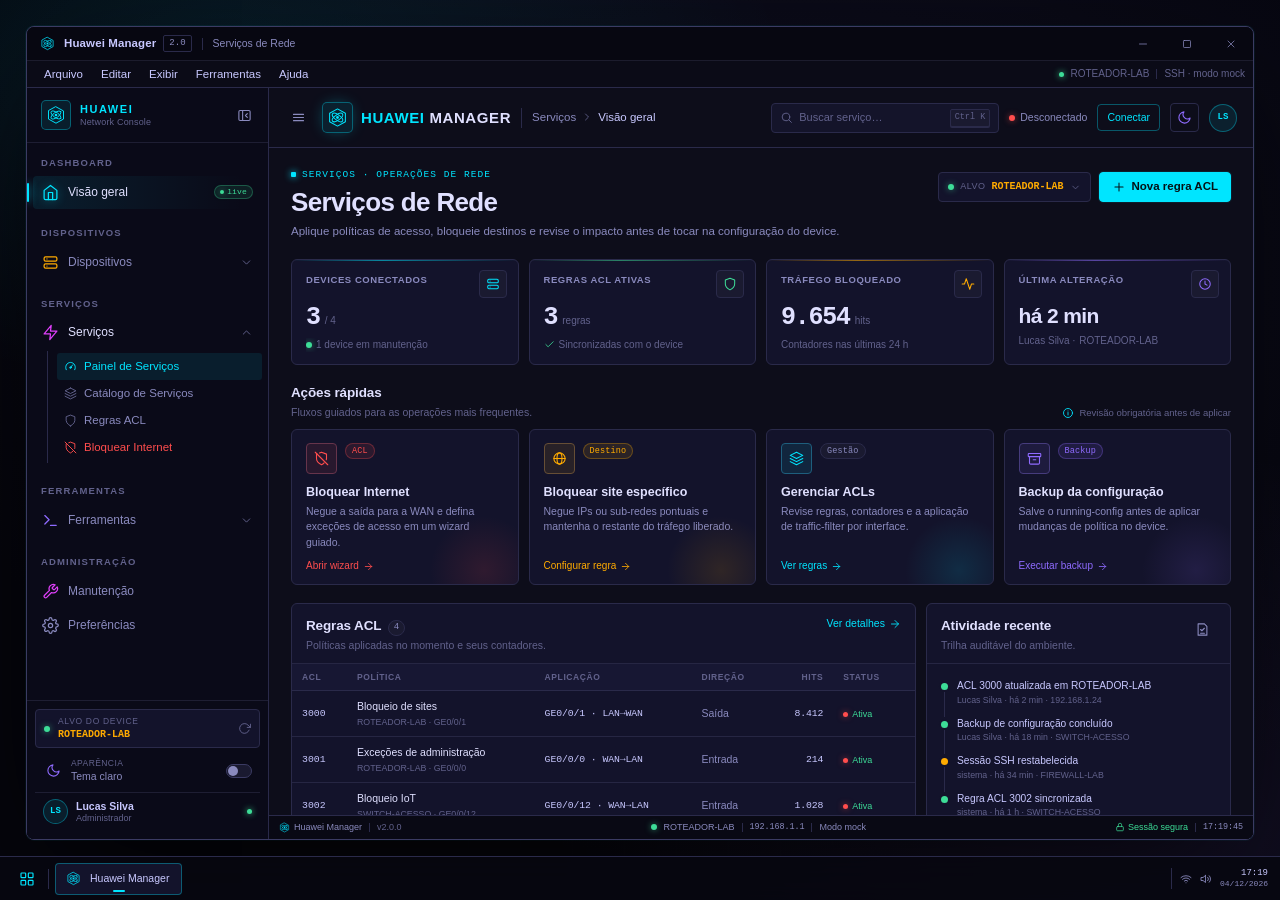
<file: huawei-manager-mvp-main/huawei-manager-desktop.html>
<!DOCTYPE html>
<html lang="pt-BR" data-theme="dark">
<head>
  <meta charset="utf-8">
  <meta name="viewport" content="width=device-width, initial-scale=1">
  <meta name="description" content="Huawei Manager 2.0 — réplica desktop em HTML, CSS e JavaScript puro. Serviços de rede, ACLs e wizard de configuração.">
  <meta name="theme-color" content="#05050d">
  <title>Huawei Manager 2.0 · Serviços de Rede</title>

  <script>
    /* Aplica o tema antes da primeira pintura para evitar flash. */
    (function () {
      try {
        var saved = localStorage.getItem("hw-manager-theme");
        if (saved === "light" || saved === "dark") {
          document.documentElement.dataset.theme = saved;
        }
      } catch (_) { /* storage indisponível */ }
    })();
  </script>
  <style>
/* ═══════════════════════════════════════════════════════════════════════
   HUAWEI MANAGER 2.0 · DESKTOP UI
   style.css — temas (CSS Custom Properties), janela desktop, sidebar,
   dashboard de serviços, modais e wizard de ACL.
   Sem frameworks. Flexbox + CSS Grid.
   ═══════════════════════════════════════════════════════════════════════ */

/* ─────────────────────────── 1. TOKENS / TEMAS ─────────────────────────── */
:root,
[data-theme="dark"] {
  color-scheme: dark;

  --font-ui: "IBM Plex Sans", "Segoe UI", "Noto Sans", "Liberation Sans", sans-serif;
  --font-display: "Space Grotesk", "IBM Plex Sans", "Segoe UI", "Noto Sans", sans-serif;
  --font-mono: "JetBrains Mono", "Cascadia Mono", "Consolas", "Liberation Mono", monospace;

  /* Black Theme — paleta escura padrão do app PySide6 */
  --bg: #0d0d1a;
  --bg-deep: #080812;
  --bg-soft: #101021;
  --surface: #13132b;
  --surface-2: #171733;
  --surface-3: #1a1a30;
  --surface-hover: #1e1e3b;
  --sidebar: #0a0a18;
  --titlebar: #070711;
  --menubar: #0b0b17;
  --statusbar: #090914;
  --input: #14142a;
  --code-bg: #080812;
  --code-text: #c8c8ff;
  --scrim: rgba(3, 5, 14, 0.68);

  /* Bordas */
  --border: #2a2a4a;
  --border-soft: rgba(138, 138, 190, 0.16);
  --border-strong: #3b3b63;

  /* Texto */
  --text: #e0e0ff;
  --text-2: #c8c8ff;
  --dim: #8a8abe;
  --faint: #62628c;

  /* Acentos neon */
  --cyan: #00e5ff;
  --cyan-strong: #63edff;
  --cyan-soft: rgba(0, 229, 255, 0.09);
  --cyan-border: rgba(0, 229, 255, 0.34);
  --cyan-ink: #041116;

  --magenta: #e040fb;
  --magenta-soft: rgba(224, 64, 251, 0.1);
  --magenta-border: rgba(224, 64, 251, 0.3);

  --purple: #8f6bff;
  --purple-soft: rgba(143, 107, 255, 0.11);
  --purple-border: rgba(143, 107, 255, 0.3);

  --amber: #ffab00;
  --amber-soft: rgba(255, 171, 0, 0.1);
  --amber-border: rgba(255, 171, 0, 0.3);

  --red: #ff4d4d;
  --red-soft: rgba(255, 77, 77, 0.1);
  --red-border: rgba(255, 77, 77, 0.3);

  --green: #3ddc97;
  --green-soft: rgba(61, 220, 151, 0.1);
  --green-border: rgba(61, 220, 151, 0.3);

  /* Elevação */
  --shadow-window: 0 42px 120px -34px rgba(0, 0, 0, 0.92), 0 0 0 1px rgba(0, 229, 255, 0.06);
  --shadow-md: 0 18px 42px -26px rgba(0, 0, 0, 0.8);
  --shadow-dialog: 0 38px 96px -28px rgba(0, 0, 0, 0.9), 0 0 0 1px rgba(0, 229, 255, 0.07);
  --glow-cyan: 0 0 0 1px rgba(0, 229, 255, 0.08), 0 10px 30px -18px rgba(0, 229, 255, 0.5);

  --wallpaper:
    radial-gradient(900px 520px at 18% 8%, rgba(0, 229, 255, 0.09), transparent 62%),
    radial-gradient(900px 600px at 88% 92%, rgba(143, 107, 255, 0.1), transparent 64%),
    radial-gradient(1200px 800px at 60% 30%, #0e0e20, #05050c 74%);
  --wallpaper-grid: rgba(255, 255, 255, 0.028);

  /* Geometria / movimento */
  --radius-xs: 3px;
  --radius-sm: 4px;
  --radius-md: 6px;
  --radius-lg: 8px;
  --sidebar-width: 242px;
  --sidebar-collapsed: 64px;
  --topbar-height: 60px;
  --statusbar-height: 24px;
  --ease: cubic-bezier(0.22, 1, 0.36, 1);
  --speed: 0.22s;
}

/* White Theme — cinza / slate / azul aço */
[data-theme="light"] {
  color-scheme: light;

  --bg: #eef2f7;
  --bg-deep: #dbe3ec;
  --bg-soft: #e7edf4;
  --surface: #ffffff;
  --surface-2: #f6f9fc;
  --surface-3: #edf2f7;
  --surface-hover: #e8f0f7;
  --sidebar: #e6edf4;
  --titlebar: #dde6ef;
  --menubar: #e8eef5;
  --statusbar: #e1e8f0;
  --input: #f8fafc;
  --code-bg: #101827;
  --code-text: #dbe7f3;
  --scrim: rgba(30, 41, 59, 0.38);

  --border: #cbd5e1;
  --border-soft: rgba(15, 23, 42, 0.1);
  --border-strong: #a7b6c8;

  --text: #0f172a;
  --text-2: #1e293b;
  --dim: #5b6b80;
  --faint: #8796a8;

  --cyan: #0e7490;
  --cyan-strong: #155e75;
  --cyan-soft: rgba(14, 116, 144, 0.08);
  --cyan-border: rgba(14, 116, 144, 0.3);
  --cyan-ink: #ffffff;

  --magenta: #a21caf;
  --magenta-soft: rgba(162, 28, 175, 0.08);
  --magenta-border: rgba(162, 28, 175, 0.26);

  --purple: #5b21b6;
  --purple-soft: rgba(91, 33, 182, 0.08);
  --purple-border: rgba(91, 33, 182, 0.26);

  --amber: #92400e;
  --amber-soft: rgba(146, 64, 14, 0.08);
  --amber-border: rgba(146, 64, 14, 0.26);

  --red: #b91c1c;
  --red-soft: rgba(185, 28, 28, 0.08);
  --red-border: rgba(185, 28, 28, 0.26);

  --green: #15803d;
  --green-soft: rgba(21, 128, 61, 0.08);
  --green-border: rgba(21, 128, 61, 0.26);

  --shadow-window: 0 40px 110px -36px rgba(30, 41, 59, 0.45), 0 0 0 1px rgba(148, 163, 184, 0.3);
  --shadow-md: 0 16px 38px -26px rgba(36, 51, 72, 0.3);
  --shadow-dialog: 0 36px 90px -30px rgba(30, 41, 59, 0.42), 0 0 0 1px rgba(148, 163, 184, 0.34);
  --glow-cyan: 0 0 0 1px rgba(14, 116, 144, 0.1), 0 10px 28px -18px rgba(14, 116, 144, 0.4);

  --wallpaper:
    radial-gradient(900px 520px at 16% 8%, rgba(14, 116, 144, 0.12), transparent 62%),
    radial-gradient(900px 600px at 88% 92%, rgba(91, 33, 182, 0.1), transparent 64%),
    radial-gradient(1200px 800px at 58% 30%, #e8eef5, #cfd9e5 78%);
  --wallpaper-grid: rgba(15, 23, 42, 0.045);
}

/* ─────────────────────────── 2. RESET / BASE ─────────────────────────── */
*,
*::before,
*::after {
  box-sizing: border-box;
}

html {
  -webkit-text-size-adjust: 100%;
  scroll-behavior: smooth;
}

body {
  margin: 0;
  min-height: 100dvh;
  overflow: hidden;
  background: var(--bg-deep);
  color: var(--text);
  font-family: var(--font-ui);
  font-size: 13px;
  line-height: 1.45;
  text-rendering: optimizeLegibility;
  -webkit-font-smoothing: antialiased;
  transition: background-color var(--speed) ease, color var(--speed) ease;
}

body.has-dialog {
  overflow: hidden;
}

button,
input,
select,
textarea {
  font: inherit;
  color: inherit;
}

button {
  padding: 0;
  border: 0;
  background: none;
  cursor: pointer;
}

a {
  color: var(--cyan);
  text-decoration: none;
}

img,
svg {
  display: block;
}

h1, h2, h3, h4, p, figure {
  margin: 0;
}

ul, ol {
  margin: 0;
  padding: 0;
  list-style: none;
}

code, pre, kbd {
  font-family: var(--font-mono);
}

::selection {
  background: var(--cyan);
  color: var(--cyan-ink);
}

:focus-visible {
  outline: 2px solid var(--cyan);
  outline-offset: 2px;
}

[hidden] {
  display: none !important;
}

.svg-sprite {
  position: absolute;
  width: 0;
  height: 0;
  overflow: hidden;
}

.icon {
  width: 16px;
  height: 16px;
  flex: none;
  fill: none;
  stroke: currentColor;
  stroke-width: 1.75;
  stroke-linecap: round;
  stroke-linejoin: round;
}

.sr-only {
  position: absolute !important;
  width: 1px !important;
  height: 1px !important;
  padding: 0 !important;
  margin: -1px !important;
  overflow: hidden !important;
  clip: rect(0, 0, 0, 0) !important;
  white-space: nowrap !important;
  border: 0 !important;
}

.mono {
  font-family: var(--font-mono);
  font-size: 0.94em;
  letter-spacing: -0.01em;
}

.text-red { color: var(--red); }
.text-amber { color: var(--amber); }
.text-green { color: var(--green); }
.text-cyan { color: var(--cyan); }

/* Scrollbars — visual discreto de aplicação desktop */
* {
  scrollbar-width: thin;
  scrollbar-color: var(--border-strong) transparent;
}

*::-webkit-scrollbar {
  width: 9px;
  height: 9px;
}

*::-webkit-scrollbar-track {
  background: transparent;
}

*::-webkit-scrollbar-thumb {
  background: var(--border-strong);
  border: 3px solid transparent;
  border-radius: 8px;
  background-clip: padding-box;
}

*::-webkit-scrollbar-thumb:hover {
  background: var(--dim);
  border: 3px solid transparent;
  background-clip: padding-box;
}

/* ─────────────────────────── 3. ÁREA DE TRABALHO ─────────────────────────── */
.desktop {
  position: relative;
  display: grid;
  place-items: center;
  min-height: 100dvh;
  padding: 24px 26px 58px;
  overflow: hidden;
  background: var(--wallpaper);
}

.desktop::before {
  content: "";
  position: absolute;
  inset: 0;
  pointer-events: none;
  background-image:
    linear-gradient(var(--wallpaper-grid) 1px, transparent 1px),
    linear-gradient(90deg, var(--wallpaper-grid) 1px, transparent 1px);
  background-size: 52px 52px;
  mask-image: radial-gradient(ellipse at center, black 20%, transparent 78%);
}

.desktop-icons {
  position: absolute;
  top: 26px;
  left: 28px;
  z-index: 1;
  display: flex;
  flex-direction: column;
  gap: 12px;
}

.desktop-shortcut {
  display: flex;
  flex-direction: column;
  align-items: center;
  gap: 5px;
  width: 96px;
  padding: 8px 4px;
  color: rgba(255, 255, 255, 0.82);
  font-size: 10.5px;
  line-height: 1.2;
  border-radius: var(--radius-sm);
  text-shadow: 0 1px 3px rgba(0, 0, 0, 0.8);
  transition: background var(--speed) ease;
}

[data-theme="light"] .desktop-shortcut {
  color: #243246;
  text-shadow: 0 1px 2px rgba(255, 255, 255, 0.7);
}

.desktop-shortcut:hover {
  background: rgba(255, 255, 255, 0.09);
}

.desktop-shortcut__icon {
  display: grid;
  place-items: center;
  width: 34px;
  height: 38px;
  color: var(--cyan);
  border: 1px solid var(--cyan-border);
  border-radius: 7px;
  background: rgba(8, 8, 18, 0.6);
  box-shadow: 0 8px 18px -12px #000;
}

.desktop-shortcut__icon .icon {
  width: 22px;
  height: 22px;
}

/* Janela principal */
.app-window {
  position: relative;
  z-index: 2;
  display: flex;
  flex-direction: column;
  width: min(1430px, 100%);
  height: min(890px, calc(100dvh - 86px));
  overflow: hidden;
  background: var(--bg);
  border: 1px solid var(--border-strong);
  border-radius: var(--radius-lg);
  box-shadow: var(--shadow-window);
  transform-origin: center bottom;
  transition:
    opacity 0.2s var(--ease),
    transform 0.24s var(--ease),
    border-radius 0.2s ease;
}

.app-window.is-minimized {
  opacity: 0;
  transform: translateY(34px) scale(0.975);
  pointer-events: none;
}

.app-window.is-closed {
  opacity: 0;
  transform: translateY(18px) scale(0.96);
  pointer-events: none;
}

.app-window.is-maximized {
  position: fixed;
  inset: 0 0 44px;
  z-index: 90;
  width: auto;
  height: auto;
  max-height: none;
  border-radius: 0;
  border-color: var(--border);
}

@media (max-width: 960px) {
  .app-window.is-maximized {
    inset: 0;
  }
}

.desktop.is-app-closed .desktop-icons {
  opacity: 1;
  pointer-events: auto;
}

.desktop-icons {
  opacity: 0.32;
  pointer-events: none;
  transition: opacity var(--speed) ease;
}

/* Barra de título */
.titlebar {
  display: flex;
  align-items: center;
  justify-content: space-between;
  flex: none;
  height: 34px;
  padding-left: 10px;
  background: var(--titlebar);
  border-bottom: 1px solid var(--border-soft);
  user-select: none;
}

.titlebar__identity {
  display: flex;
  align-items: center;
  min-width: 0;
  gap: 7px;
}

.titlebar__icon {
  display: grid;
  place-items: center;
  width: 20px;
  height: 20px;
  color: var(--cyan);
}

.titlebar__icon .icon {
  width: 15px;
  height: 15px;
}

.titlebar__title {
  color: var(--text-2);
  font-size: 11.5px;
  font-weight: 600;
  letter-spacing: 0.01em;
}

.titlebar__version {
  padding: 1px 5px;
  color: var(--dim);
  font-family: var(--font-mono);
  font-size: 9px;
  border: 1px solid var(--border);
  border-radius: 2px;
}

.titlebar__separator {
  width: 1px;
  height: 12px;
  margin: 0 3px;
  background: var(--border);
}

.titlebar__context {
  overflow: hidden;
  color: var(--dim);
  font-size: 10.5px;
  white-space: nowrap;
  text-overflow: ellipsis;
}

.window-controls {
  display: flex;
  align-self: stretch;
}

.window-control {
  display: grid;
  place-items: center;
  width: 44px;
  height: 100%;
  color: var(--dim);
  transition: background var(--speed) ease, color var(--speed) ease;
}

.window-control .icon {
  width: 12px;
  height: 12px;
  stroke-width: 1.5;
}

.window-control:hover {
  background: var(--surface-hover);
  color: var(--text);
}

.window-control--close:hover {
  background: #c42b1c;
  color: #fff;
}

.window-control .icon--restore {
  display: none;
}

.app-window.is-maximized .window-control .icon--max {
  display: none;
}

.app-window.is-maximized .window-control .icon--restore {
  display: block;
}

/* Barra de menus */
.menubar {
  display: flex;
  align-items: center;
  justify-content: space-between;
  flex: none;
  height: 27px;
  padding: 0 8px;
  background: var(--menubar);
  border-bottom: 1px solid var(--border);
  user-select: none;
}

.menubar__items {
  display: flex;
  align-items: stretch;
  height: 100%;
}

.menu {
  position: relative;
  display: flex;
}

.menu__trigger {
  padding: 0 9px;
  color: var(--text-2);
  font-size: 11.5px;
  border-radius: 2px;
  transition: background var(--speed) ease, color var(--speed) ease;
}

.menu__trigger:hover,
.menu.is-open .menu__trigger {
  background: var(--surface-hover);
  color: var(--text);
}

.menu__dropdown {
  position: absolute;
  top: calc(100% + 1px);
  left: 0;
  z-index: 70;
  display: none;
  min-width: 258px;
  padding: 4px;
  background: var(--surface);
  border: 1px solid var(--border-strong);
  border-radius: var(--radius-sm);
  box-shadow: var(--shadow-md);
}

.menu.is-open .menu__dropdown {
  display: block;
  animation: menu-in 0.12s ease both;
}

.menu__dropdown button {
  display: flex;
  align-items: center;
  gap: 8px;
  width: 100%;
  min-height: 29px;
  padding: 5px 9px;
  color: var(--text);
  font-size: 11.5px;
  text-align: left;
  border-radius: 2px;
}

.menu__dropdown button .icon {
  width: 14px;
  height: 14px;
  color: var(--dim);
}

.menu__dropdown button:hover,
.menu__dropdown button:focus-visible {
  background: var(--cyan);
  color: var(--cyan-ink);
}

.menu__dropdown button:hover .icon,
.menu__dropdown button:focus-visible .icon {
  color: currentColor;
}

.menu__dropdown kbd {
  margin-left: auto;
  padding: 0;
  color: var(--faint);
  font-size: 9.5px;
  background: none;
  border: 0;
}

.menu__dropdown button:hover kbd {
  color: rgba(4, 17, 22, 0.7);
}

.menu__sep {
  display: block;
  height: 1px;
  margin: 4px 6px;
  background: var(--border);
}

.menubar__meta {
  display: flex;
  align-items: center;
  gap: 7px;
  color: var(--faint);
  font-size: 10px;
  white-space: nowrap;
}

.menubar__dot {
  width: 5px;
  height: 5px;
  border-radius: 50%;
  background: var(--green);
  box-shadow: 0 0 6px var(--green);
}

.menubar__sep {
  width: 1px;
  height: 10px;
  background: var(--border);
}

/* ─────────────────────────── 4. APP SHELL / SIDEBAR ─────────────────────────── */
.app-shell {
  position: relative;
  display: flex;
  flex: 1;
  min-height: 0;
  background: var(--bg);
}

.sidebar-scrim {
  display: none;
}

.sidebar {
  display: flex;
  flex-direction: column;
  flex: none;
  width: var(--sidebar-width);
  min-height: 0;
  background: var(--sidebar);
  border-right: 1px solid var(--border);
  transition: width var(--speed) var(--ease), background-color var(--speed) ease;
}

.sidebar.is-collapsed {
  width: var(--sidebar-collapsed);
}

.sidebar__head {
  display: flex;
  align-items: center;
  flex: none;
  gap: 9px;
  height: 55px;
  padding: 0 10px 0 14px;
  border-bottom: 1px solid var(--border-soft);
}

.sidebar__logo {
  display: grid;
  place-items: center;
  flex: none;
  width: 30px;
  height: 30px;
  color: var(--cyan);
  border: 1px solid var(--cyan-border);
  border-radius: 5px;
  background: var(--cyan-soft);
}

.sidebar__logo .icon {
  width: 20px;
  height: 20px;
}

.sidebar__logo-copy {
  display: flex;
  flex-direction: column;
  min-width: 0;
  line-height: 1.1;
  white-space: nowrap;
  overflow: hidden;
  transition: opacity 0.14s ease;
}

.sidebar__logo-copy strong {
  color: var(--cyan);
  font-size: 11px;
  letter-spacing: 0.14em;
}

.sidebar__logo-copy small {
  margin-top: 3px;
  color: var(--faint);
  font-size: 9px;
  letter-spacing: 0.02em;
}

.sidebar__toggle {
  margin-left: auto;
}

.sidebar__toggle .icon--expand {
  display: none;
}

.sidebar.is-collapsed .sidebar__head {
  justify-content: center;
  padding: 0;
}

.sidebar.is-collapsed .sidebar__logo,
.sidebar.is-collapsed .sidebar__logo-copy {
  display: none;
}

.sidebar.is-collapsed .sidebar__toggle {
  display: grid;
  margin-left: 0;
}

.sidebar.is-collapsed .sidebar__toggle .icon--collapse {
  display: none;
}

.sidebar.is-collapsed .sidebar__toggle .icon--expand {
  display: block;
}

.sidebar__scroll {
  flex: 1;
  min-height: 0;
  overflow-x: hidden;
  overflow-y: auto;
  padding: 6px 0 12px;
}

.nav {
  display: flex;
  flex-direction: column;
  gap: 2px;
}

.nav__group {
  display: flex;
  flex-direction: column;
  gap: 1px;
  margin-top: 8px;
}

.nav__group:first-child {
  margin-top: 0;
}

.nav__label {
  margin: 7px 14px 5px;
  overflow: hidden;
  color: var(--faint);
  font-size: 9.5px;
  font-weight: 600;
  letter-spacing: 0.12em;
  text-transform: uppercase;
  white-space: nowrap;
  transition: color var(--speed) ease;
}

.nav__item {
  position: relative;
  display: flex;
  align-items: center;
  gap: 9px;
  width: calc(100% - 12px);
  min-height: 33px;
  margin: 0 6px;
  padding: 6px 9px;
  color: var(--dim);
  font-size: 12px;
  line-height: 1.25;
  text-align: left;
  border-radius: var(--radius-sm);
  transition:
    background var(--speed) ease,
    color var(--speed) ease;
}

.nav__item::before {
  content: "";
  position: absolute;
  top: 7px;
  bottom: 7px;
  left: -6px;
  width: 2px;
  border-radius: 2px;
  background: transparent;
  transition: background var(--speed) ease, box-shadow var(--speed) ease;
}

.nav__item:hover {
  background: var(--surface-hover);
  color: var(--text);
}

.nav__item.is-active {
  color: var(--text);
  background: linear-gradient(90deg, var(--cyan-soft), transparent 92%);
}

.nav__item.is-active::before {
  background: var(--cyan);
  box-shadow: 0 0 8px var(--cyan);
}

.nav__icon {
  width: 17px;
  height: 17px;
  color: var(--item-color, var(--dim));
  transition: color var(--speed) ease, filter var(--speed) ease;
}

.nav__item:hover .nav__icon,
.nav__item.is-active .nav__icon {
  filter: drop-shadow(0 0 5px color-mix(in srgb, var(--item-color, var(--cyan)) 45%, transparent));
}

.nav__text {
  overflow: hidden;
  white-space: nowrap;
  text-overflow: ellipsis;
}

.nav__badge {
  display: inline-flex;
  align-items: center;
  gap: 3px;
  margin-left: auto;
  padding: 1px 5px;
  color: var(--green);
  font-family: var(--font-mono);
  font-size: 8px;
  letter-spacing: 0.02em;
  background: var(--green-soft);
  border: 1px solid var(--green-border);
  border-radius: 8px;
}

.nav__badge .status-dot {
  width: 4px;
  height: 4px;
}

.nav__chevron {
  width: 13px;
  height: 13px;
  margin-left: auto;
  color: var(--faint);
  transition: transform var(--speed) var(--ease), color var(--speed) ease;
}

.nav__item--parent.is-open .nav__chevron {
  transform: rotate(180deg);
}

.nav__item--parent.is-open {
  color: var(--text);
}

.nav__submenu {
  display: grid;
  grid-template-rows: 0fr;
  transition: grid-template-rows var(--speed) var(--ease);
}

.nav__submenu.is-open {
  grid-template-rows: 1fr;
}

.nav__submenu-inner {
  min-height: 0;
  overflow: hidden;
}

.nav__sublist {
  position: relative;
  margin: 1px 6px 4px 20px;
  padding: 2px 0 2px 9px;
  border-left: 1px solid var(--border);
}

.nav__subitem {
  display: flex;
  align-items: center;
  gap: 7px;
  width: 100%;
  min-height: 27px;
  padding: 4px 7px;
  color: var(--dim);
  font-size: 11.5px;
  text-align: left;
  border-radius: var(--radius-xs);
  transition: background var(--speed) ease, color var(--speed) ease;
}

.nav__subitem .icon {
  width: 13px;
  height: 13px;
  color: var(--faint);
}

.nav__subitem:hover {
  background: var(--surface-hover);
  color: var(--text);
}

.nav__subitem.is-active {
  color: var(--cyan);
  background: var(--cyan-soft);
}

.nav__subitem.is-active .icon {
  color: var(--cyan);
}

.nav__subitem--accent {
  color: var(--red);
}

.nav__subitem--accent .icon {
  color: var(--red);
}

.nav__subitem--accent:hover {
  background: var(--red-soft);
  color: var(--red);
}

/* Sidebar recolhida */
.sidebar.is-collapsed .nav__label {
  height: 1px;
  margin: 10px 16px;
  padding: 0;
  overflow: hidden;
  color: transparent;
  background: var(--border);
}

.sidebar.is-collapsed .nav__item {
  justify-content: center;
  width: calc(100% - 12px);
  padding: 7px 0;
}

.sidebar.is-collapsed .nav__text,
.sidebar.is-collapsed .nav__badge,
.sidebar.is-collapsed .nav__chevron {
  display: none;
}

.sidebar.is-collapsed .nav__icon {
  width: 18px;
  height: 18px;
}

.sidebar.is-collapsed .nav__submenu {
  display: none;
}

.sidebar.is-collapsed .nav__item::before {
  left: -6px;
}

/* Tooltips dos ícones quando a sidebar está recolhida */
.sidebar.is-collapsed .sidebar__scroll {
  overflow: visible;
}

.sidebar.is-collapsed .nav__item {
  position: relative;
}

.sidebar.is-collapsed .nav__item[data-tooltip]::after {
  content: attr(data-tooltip);
  position: absolute;
  top: 50%;
  left: calc(100% + 13px);
  z-index: 70;
  padding: 4px 8px;
  color: var(--text);
  font-size: 10.5px;
  font-weight: 500;
  line-height: 1.2;
  white-space: nowrap;
  background: var(--surface-3);
  border: 1px solid var(--border-strong);
  border-radius: var(--radius-sm);
  box-shadow: 0 8px 20px -10px #000;
  opacity: 0;
  transform: translate(-4px, -50%);
  pointer-events: none;
  transition: opacity 0.12s ease, transform 0.12s ease;
}

.sidebar.is-collapsed .nav__item[data-tooltip]:hover::after,
.sidebar.is-collapsed .nav__item[data-tooltip]:focus-visible::after {
  opacity: 1;
  transform: translate(0, -50%);
}

/* Rodapé da sidebar */
.sidebar__foot {
  flex: none;
  padding: 8px 8px 9px;
  border-top: 1px solid var(--border-soft);
  background: var(--sidebar);
}

.target-card {
  display: flex;
  align-items: center;
  gap: 8px;
  width: 100%;
  padding: 7px 8px;
  text-align: left;
  background: var(--surface);
  border: 1px solid var(--border);
  border-radius: var(--radius-sm);
  transition: border-color var(--speed) ease, background var(--speed) ease;
}

.target-card:hover {
  background: var(--surface-hover);
  border-color: var(--cyan-border);
}

.target-card .status-dot {
  flex: none;
}

.target-card__copy {
  display: flex;
  flex-direction: column;
  min-width: 0;
  line-height: 1.15;
}

.target-card__label {
  color: var(--faint);
  font-size: 8.5px;
  letter-spacing: 0.08em;
  text-transform: uppercase;
}

.target-card__copy strong {
  overflow: hidden;
  margin-top: 2px;
  color: var(--amber);
  font-family: var(--font-mono);
  font-size: 10px;
  font-weight: 600;
  white-space: nowrap;
  text-overflow: ellipsis;
}

.target-card__icon {
  width: 13px;
  height: 13px;
  margin-left: auto;
  color: var(--faint);
}

.theme-row {
  display: flex;
  align-items: center;
  gap: 8px;
  width: 100%;
  margin-top: 5px;
  padding: 6px 8px;
  color: var(--dim);
  text-align: left;
  border-radius: var(--radius-sm);
  transition: background var(--speed) ease, color var(--speed) ease;
}

.theme-row:hover {
  background: var(--surface-hover);
  color: var(--text);
}

.theme-row__icon {
  display: grid;
  place-items: center;
  flex: none;
  width: 20px;
  height: 20px;
  color: var(--purple);
}

.theme-row__icon .icon {
  width: 15px;
  height: 15px;
}

.theme-row__copy {
  display: flex;
  flex-direction: column;
  min-width: 0;
  line-height: 1.15;
}

.theme-row__title {
  color: var(--faint);
  font-size: 8.5px;
  letter-spacing: 0.05em;
  text-transform: uppercase;
}

.theme-row__value {
  margin-top: 1px;
  color: var(--dim);
  font-size: 10.5px;
}

.switch {
  position: relative;
  flex: none;
  width: 26px;
  height: 14px;
  margin-left: auto;
  background: var(--surface-3);
  border: 1px solid var(--border-strong);
  border-radius: 10px;
  transition: background var(--speed) ease, border-color var(--speed) ease;
}

.switch__thumb {
  position: absolute;
  top: 1px;
  left: 1px;
  width: 10px;
  height: 10px;
  border-radius: 50%;
  background: var(--dim);
  transition: transform var(--speed) var(--ease), background var(--speed) ease;
}

[data-theme="light"] .switch {
  background: var(--cyan);
  border-color: var(--cyan);
}

[data-theme="light"] .switch__thumb {
  background: #fff;
  transform: translateX(12px);
}

.theme-icon--sun {
  display: none;
}

[data-theme="light"] .theme-icon--sun {
  display: block;
}

[data-theme="light"] .theme-icon--moon {
  display: none;
}

.user-card {
  display: flex;
  align-items: center;
  gap: 8px;
  margin-top: 4px;
  padding: 6px 8px;
  border-top: 1px solid var(--border-soft);
}

.user-card__avatar {
  display: grid;
  place-items: center;
  flex: none;
  width: 25px;
  height: 25px;
  color: var(--cyan);
  font-family: var(--font-mono);
  font-size: 9px;
  font-weight: 700;
  border: 1px solid var(--cyan-border);
  border-radius: 50%;
  background: var(--cyan-soft);
}

.user-card__copy {
  display: flex;
  flex-direction: column;
  min-width: 0;
  line-height: 1.15;
}

.user-card__copy strong {
  overflow: hidden;
  color: var(--text-2);
  font-size: 10.5px;
  font-weight: 600;
  white-space: nowrap;
  text-overflow: ellipsis;
}

.user-card__copy span {
  margin-top: 1px;
  color: var(--faint);
  font-size: 9px;
}

.user-card__status {
  width: 5px;
  height: 5px;
  margin-left: auto;
  border-radius: 50%;
  background: var(--green);
  box-shadow: 0 0 6px var(--green);
}

.sidebar.is-collapsed .sidebar__foot {
  padding: 8px 6px;
}

.sidebar.is-collapsed .target-card,
.sidebar.is-collapsed .theme-row {
  justify-content: center;
  padding: 7px 0;
}

.sidebar.is-collapsed .target-card__copy,
.sidebar.is-collapsed .target-card__icon,
.sidebar.is-collapsed .theme-row__copy,
.sidebar.is-collapsed .switch {
  display: none;
}

.sidebar.is-collapsed .theme-row {
  margin-top: 4px;
}

.sidebar.is-collapsed .user-card {
  justify-content: center;
  padding: 6px 0 2px;
}

.sidebar.is-collapsed .user-card__copy,
.sidebar.is-collapsed .user-card__status {
  display: none;
}

/* ─────────────────────────── 5. WORKSPACE / TOPBAR ─────────────────────────── */
.workspace {
  display: flex;
  flex-direction: column;
  flex: 1;
  min-width: 0;
  min-height: 0;
  background: var(--bg);
}

.topbar {
  display: flex;
  align-items: center;
  justify-content: space-between;
  flex: none;
  gap: 16px;
  height: var(--topbar-height);
  padding: 0 16px;
  border-bottom: 1px solid var(--border);
  background: var(--bg);
}

.topbar__left,
.topbar__right {
  display: flex;
  align-items: center;
  min-width: 0;
  gap: 10px;
}

.topbar__menu {
  display: none;
}

.wordmark {
  display: flex;
  align-items: center;
  gap: 8px;
  flex: none;
}

.wordmark__icon {
  display: grid;
  place-items: center;
  width: 31px;
  height: 31px;
  color: var(--cyan);
  border: 1px solid var(--cyan-border);
  border-radius: 5px;
  background: var(--cyan-soft);
  box-shadow: 0 0 18px -8px var(--cyan);
}

.wordmark__icon .icon {
  width: 21px;
  height: 21px;
}

.wordmark__text {
  color: var(--text);
  font-family: var(--font-display);
  font-size: 15px;
  font-weight: 700;
  letter-spacing: 0.04em;
  white-space: nowrap;
}

.wordmark__text strong {
  color: var(--cyan);
  font-weight: 700;
}

.topbar__divider {
  width: 1px;
  height: 20px;
  background: var(--border);
}

.breadcrumbs {
  display: flex;
  align-items: center;
  gap: 5px;
  min-width: 0;
  color: var(--dim);
  font-size: 11.5px;
  white-space: nowrap;
}

.breadcrumbs .icon {
  width: 12px;
  height: 12px;
  color: var(--faint);
}

.breadcrumbs [aria-current="page"] {
  overflow: hidden;
  color: var(--text-2);
  font-weight: 500;
  text-overflow: ellipsis;
}

.searchbox {
  display: flex;
  align-items: center;
  gap: 6px;
  width: 228px;
  height: 30px;
  padding: 0 8px;
  color: var(--faint);
  background: var(--input);
  border: 1px solid var(--border);
  border-radius: var(--radius-sm);
  transition: border-color var(--speed) ease, box-shadow var(--speed) ease;
}

.searchbox:focus-within {
  border-color: var(--cyan-border);
  box-shadow: 0 0 0 2px var(--cyan-soft);
}

.searchbox .icon {
  width: 13px;
  height: 13px;
}

.searchbox input {
  min-width: 0;
  flex: 1;
  padding: 0;
  color: var(--text);
  font-size: 11px;
  background: transparent;
  border: 0;
  outline: none;
}

.searchbox input::placeholder {
  color: var(--faint);
}

.searchbox input::-webkit-search-cancel-button {
  filter: grayscale(1);
}

.searchbox kbd {
  flex: none;
  padding: 1px 4px;
  color: var(--faint);
  font-size: 8.5px;
  background: var(--surface-3);
  border: 1px solid var(--border);
  border-radius: 2px;
}

.conn-state {
  display: flex;
  align-items: center;
  gap: 5px;
  color: var(--dim);
  font-size: 10.5px;
  white-space: nowrap;
}

.conn-state.is-online {
  color: var(--green);
}

.status-dot {
  display: inline-block;
  flex: none;
  width: 6px;
  height: 6px;
  border-radius: 50%;
  background: var(--red);
  box-shadow: 0 0 6px color-mix(in srgb, var(--red) 60%, transparent);
}

.status-dot--online {
  background: var(--green);
  box-shadow: 0 0 6px color-mix(in srgb, var(--green) 60%, transparent);
}

.status-dot--warning {
  background: var(--amber);
  box-shadow: 0 0 6px color-mix(in srgb, var(--amber) 60%, transparent);
}

.conn-state.is-online .status-dot {
  background: var(--green);
  box-shadow: 0 0 6px color-mix(in srgb, var(--green) 60%, transparent);
}

.btn {
  display: inline-flex;
  align-items: center;
  justify-content: center;
  gap: 6px;
  min-height: 30px;
  padding: 0 12px;
  color: var(--text-2);
  font-size: 11.5px;
  font-weight: 500;
  line-height: 1;
  white-space: nowrap;
  background: var(--surface-2);
  border: 1px solid var(--border);
  border-radius: var(--radius-sm);
  transition:
    background var(--speed) ease,
    border-color var(--speed) ease,
    color var(--speed) ease,
    box-shadow var(--speed) ease,
    transform 0.1s ease;
}

.btn .icon {
  width: 14px;
  height: 14px;
}

.btn:hover {
  color: var(--text);
  background: var(--surface-hover);
  border-color: var(--border-strong);
}

.btn:active {
  transform: translateY(1px);
}

.btn--sm {
  min-height: 27px;
  padding: 0 9px;
  font-size: 10.5px;
}

.btn--primary {
  color: var(--cyan-ink);
  font-weight: 600;
  background: var(--cyan);
  border-color: var(--cyan);
  box-shadow: var(--glow-cyan);
}

.btn--primary:hover {
  color: var(--cyan-ink);
  background: var(--cyan-strong);
  border-color: var(--cyan-strong);
  box-shadow: 0 0 0 1px var(--cyan-border), 0 8px 24px -14px var(--cyan);
}

.btn--secondary {
  color: var(--text);
  background: var(--surface);
}

.btn--secondary:hover {
  color: var(--cyan);
  border-color: var(--cyan-border);
}

.btn--ghost {
  color: var(--dim);
  background: transparent;
  border-color: transparent;
}

.btn--ghost:hover {
  color: var(--text);
  background: var(--surface-hover);
  border-color: var(--border);
}

.btn--outline {
  color: var(--cyan);
  background: transparent;
  border-color: var(--cyan-border);
}

.btn--outline:hover {
  color: var(--cyan-ink);
  background: var(--cyan);
  border-color: var(--cyan);
}

.btn--danger {
  color: var(--red);
  background: transparent;
  border-color: var(--red-border);
}

.btn--danger:hover {
  color: var(--red);
  background: var(--red-soft);
  border-color: var(--red);
}

.btn--apply {
  min-width: 132px;
}

.btn.is-loading {
  pointer-events: none;
  opacity: 0.85;
}

.btn.is-loading .icon--apply {
  display: none;
}

.spinner {
  display: none;
  width: 13px;
  height: 13px;
  border: 2px solid rgba(4, 17, 22, 0.25);
  border-top-color: currentColor;
  border-radius: 50%;
  animation: spin 0.7s linear infinite;
}

.btn.is-loading .spinner {
  display: block;
}

.icon-btn {
  display: grid;
  place-items: center;
  flex: none;
  width: 27px;
  height: 27px;
  color: var(--dim);
  border-radius: var(--radius-sm);
  transition: background var(--speed) ease, color var(--speed) ease;
}

.icon-btn:hover {
  color: var(--text);
  background: var(--surface-hover);
}

.icon-btn .icon {
  width: 15px;
  height: 15px;
}

.theme-btn {
  width: 29px;
  height: 29px;
  color: var(--purple);
  border: 1px solid var(--border);
}

.avatar-btn {
  display: grid;
  place-items: center;
  flex: none;
  width: 28px;
  height: 28px;
  color: var(--cyan);
  font-family: var(--font-mono);
  font-size: 9px;
  font-weight: 700;
  border: 1px solid var(--cyan-border);
  border-radius: 50%;
  background: var(--cyan-soft);
  transition: box-shadow var(--speed) ease, transform 0.1s ease;
}

.avatar-btn:hover {
  box-shadow: 0 0 0 3px var(--cyan-soft);
}

.avatar-btn:active {
  transform: scale(0.96);
}

/* ─────────────────────────── 6. CONTEÚDO ─────────────────────────── */
.content {
  flex: 1;
  min-height: 0;
  overflow: hidden;
  background: var(--bg);
}

.content__scroll {
  height: 100%;
  overflow-y: auto;
  overflow-x: hidden;
  padding: 20px 22px 28px;
  scroll-behavior: smooth;
}

.page-heading {
  display: flex;
  align-items: flex-start;
  justify-content: space-between;
  gap: 24px;
  margin-bottom: 18px;
}

.page-heading__copy {
  min-width: 0;
}

.eyebrow {
  display: flex;
  align-items: center;
  gap: 6px;
  margin-bottom: 6px;
  color: var(--cyan);
  font-family: var(--font-mono);
  font-size: 9.5px;
  font-weight: 500;
  letter-spacing: 0.11em;
  text-transform: uppercase;
}

.eyebrow__mark {
  width: 5px;
  height: 5px;
  border-radius: 1px;
  background: var(--cyan);
  box-shadow: 0 0 7px var(--cyan);
}

.page-heading h1 {
  color: var(--text);
  font-family: var(--font-display);
  font-size: 26px;
  font-weight: 650;
  line-height: 1.12;
  letter-spacing: -0.025em;
}

.page-subtitle {
  max-width: 670px;
  margin-top: 6px;
  color: var(--dim);
  font-size: 11.5px;
  line-height: 1.55;
}

.page-heading__actions {
  display: flex;
  align-items: center;
  flex: none;
  gap: 8px;
  padding-top: 4px;
}

.target-chip {
  display: flex;
  align-items: center;
  gap: 6px;
  height: 30px;
  padding: 0 9px;
  color: var(--dim);
  font-size: 10.5px;
  background: var(--surface);
  border: 1px solid var(--border);
  border-radius: var(--radius-sm);
  transition: border-color var(--speed) ease, background var(--speed) ease;
}

.target-chip:hover {
  background: var(--surface-hover);
  border-color: var(--cyan-border);
}

.target-chip__label {
  color: var(--faint);
  font-size: 9px;
  letter-spacing: 0.05em;
  text-transform: uppercase;
}

.target-chip strong {
  color: var(--amber);
  font-family: var(--font-mono);
  font-size: 10px;
  font-weight: 600;
}

.target-chip .icon {
  width: 11px;
  height: 11px;
  color: var(--faint);
}

/* KPIs */
.stats-grid {
  display: grid;
  grid-template-columns: repeat(4, minmax(0, 1fr));
  gap: 10px;
}

.stat-card {
  position: relative;
  min-width: 0;
  padding: 13px 14px 12px;
  overflow: hidden;
  background: var(--surface);
  border: 1px solid var(--border);
  border-radius: var(--radius-md);
  transition: border-color var(--speed) ease, background var(--speed) ease;
}

.stat-card::before {
  content: "";
  position: absolute;
  top: 0;
  right: 0;
  left: 0;
  height: 1px;
  background: linear-gradient(90deg, transparent, var(--card-accent, var(--cyan)) 40%, transparent);
  opacity: 0.55;
}

.stat-card:hover {
  border-color: var(--border-strong);
  background: var(--surface-2);
}

.stat-card__top {
  display: flex;
  align-items: flex-start;
  justify-content: space-between;
  gap: 8px;
}

.stat-card__label {
  color: var(--dim);
  font-size: 9.5px;
  font-weight: 600;
  letter-spacing: 0.06em;
  text-transform: uppercase;
}

.stat-card__icon {
  display: grid;
  place-items: center;
  width: 28px;
  height: 28px;
  margin: -3px -3px 0 0;
  color: var(--card-accent, var(--cyan));
  background: var(--surface-3);
  border: 1px solid var(--border);
  border-radius: var(--radius-sm);
}

.stat-card__icon .icon {
  width: 14px;
  height: 14px;
}

.stat-card__value {
  display: flex;
  align-items: baseline;
  gap: 5px;
  margin-top: 7px;
  color: var(--text);
  font-family: var(--font-mono);
  font-size: 25px;
  font-weight: 600;
  line-height: 1;
  letter-spacing: -0.05em;
}

.stat-card__value--text {
  font-family: var(--font-ui);
  font-size: 21px;
  letter-spacing: -0.03em;
}

.stat-card__value small {
  color: var(--faint);
  font-family: var(--font-ui);
  font-size: 10px;
  font-weight: 500;
  letter-spacing: 0;
}

.stat-card__meta {
  display: flex;
  align-items: center;
  gap: 4px;
  margin-top: 8px;
  overflow: hidden;
  color: var(--faint);
  font-size: 10px;
  white-space: nowrap;
  text-overflow: ellipsis;
}

.stat-card__meta .icon {
  width: 11px;
  height: 11px;
  color: var(--green);
}

/* Seções */
.section {
  margin-top: 18px;
}

.section-heading {
  display: flex;
  align-items: flex-end;
  justify-content: space-between;
  gap: 18px;
  margin-bottom: 9px;
}

.section-heading h2,
.panel__header h2 {
  color: var(--text);
  font-size: 13.5px;
  font-weight: 600;
  letter-spacing: -0.01em;
}

.section-heading p,
.panel__header p {
  margin-top: 2px;
  color: var(--faint);
  font-size: 10.5px;
}

.section-heading__hint {
  display: flex;
  align-items: center;
  gap: 5px;
  color: var(--faint);
  font-size: 9.5px;
  white-space: nowrap;
}

.section-heading__hint .icon {
  width: 12px;
  height: 12px;
  color: var(--cyan);
}

/* Ações rápidas */
.quick-grid {
  display: grid;
  grid-template-columns: repeat(4, minmax(0, 1fr));
  gap: 10px;
}

.quick-card {
  position: relative;
  display: flex;
  flex-direction: column;
  min-width: 0;
  min-height: 151px;
  padding: 13px 14px 11px;
  overflow: hidden;
  color: var(--text);
  text-align: left;
  background: var(--surface);
  border: 1px solid var(--border);
  border-radius: var(--radius-md);
  transition:
    transform var(--speed) var(--ease),
    border-color var(--speed) ease,
    background var(--speed) ease,
    box-shadow var(--speed) ease;
}

.quick-card::after {
  content: "";
  position: absolute;
  right: -22px;
  bottom: -42px;
  width: 112px;
  height: 112px;
  background: radial-gradient(circle, color-mix(in srgb, var(--quick-color, var(--cyan)) 12%, transparent), transparent 68%);
  pointer-events: none;
}

.quick-card:hover {
  background: var(--surface-2);
  border-color: color-mix(in srgb, var(--quick-color, var(--cyan)) 55%, var(--border));
  box-shadow: 0 14px 30px -26px var(--quick-color, var(--cyan));
  transform: translateY(-1px);
}

.quick-card__top {
  display: flex;
  align-items: flex-start;
  justify-content: space-between;
  gap: 8px;
}

.quick-card__icon {
  display: grid;
  place-items: center;
  width: 31px;
  height: 31px;
  color: var(--quick-color, var(--cyan));
  background: color-mix(in srgb, var(--quick-color, var(--cyan)) 9%, var(--surface));
  border: 1px solid color-mix(in srgb, var(--quick-color, var(--cyan)) 28%, var(--border));
  border-radius: var(--radius-sm);
}

.quick-card__icon .icon {
  width: 15px;
  height: 15px;
}

.quick-card__title {
  margin-top: 9px;
  color: var(--text);
  font-size: 12.5px;
  font-weight: 600;
}

.quick-card__desc {
  margin-top: 3px;
  color: var(--dim);
  font-size: 10.5px;
  line-height: 1.45;
}

.quick-card__footer {
  display: flex;
  align-items: center;
  gap: 4px;
  margin-top: auto;
  padding-top: 9px;
  color: var(--quick-color, var(--cyan));
  font-size: 10px;
  font-weight: 500;
}

.quick-card__footer .icon {
  width: 11px;
  height: 11px;
  transition: transform var(--speed) var(--ease);
}

.quick-card:hover .quick-card__footer .icon {
  transform: translateX(3px);
}

/* Badges e chips */
.badge {
  display: inline-flex;
  align-items: center;
  gap: 3px;
  padding: 2px 6px;
  color: var(--dim);
  font-family: var(--font-mono);
  font-size: 8.5px;
  font-weight: 500;
  line-height: 1.2;
  letter-spacing: 0.02em;
  white-space: nowrap;
  background: var(--surface-3);
  border: 1px solid var(--border);
  border-radius: 8px;
}

.badge--danger { color: var(--red); background: var(--red-soft); border-color: var(--red-border); }
.badge--warning { color: var(--amber); background: var(--amber-soft); border-color: var(--amber-border); }
.badge--success { color: var(--green); background: var(--green-soft); border-color: var(--green-border); }
.badge--violet { color: var(--purple); background: var(--purple-soft); border-color: var(--purple-border); }
.badge--cyan { color: var(--cyan); background: var(--cyan-soft); border-color: var(--cyan-border); }

.chip {
  display: inline-flex;
  align-items: center;
  gap: 4px;
  padding: 3px 7px;
  color: var(--dim);
  font-size: 9.5px;
  white-space: nowrap;
  background: var(--surface-3);
  border: 1px solid var(--border);
  border-radius: var(--radius-xs);
}

.chip .icon {
  width: 11px;
  height: 11px;
}

.chip--mono {
  color: var(--text-2);
  font-family: var(--font-mono);
}

.chip--warning {
  color: var(--amber);
  background: var(--amber-soft);
  border-color: var(--amber-border);
}

.count-pill {
  display: inline-flex;
  align-items: center;
  justify-content: center;
  min-width: 17px;
  height: 16px;
  margin-left: 3px;
  padding: 0 5px;
  color: var(--dim);
  font-family: var(--font-mono);
  font-size: 9px;
  font-weight: 500;
  vertical-align: 1px;
  background: var(--surface-3);
  border: 1px solid var(--border);
  border-radius: 8px;
}

/* Grid de regras + atividade */
.content-grid {
  display: grid;
  grid-template-columns: minmax(0, 1.68fr) minmax(270px, 0.82fr);
  gap: 10px;
  margin-top: 18px;
}

.panel {
  min-width: 0;
  overflow: hidden;
  background: var(--surface);
  border: 1px solid var(--border);
  border-radius: var(--radius-md);
}

.panel__header {
  display: flex;
  align-items: flex-start;
  justify-content: space-between;
  gap: 12px;
  padding: 12px 14px 10px;
  border-bottom: 1px solid var(--border-soft);
}

.panel__header--catalog {
  align-items: center;
}

.panel__footer-link {
  width: 100%;
  padding: 9px 14px;
  border-top: 1px solid var(--border-soft);
}

.text-button {
  display: inline-flex;
  align-items: center;
  gap: 4px;
  color: var(--cyan);
  font-size: 10.5px;
  font-weight: 500;
  white-space: nowrap;
  border-radius: 2px;
  transition: color var(--speed) ease;
}

.text-button:hover {
  color: var(--cyan-strong);
}

.text-button .icon {
  width: 12px;
  height: 12px;
  transition: transform var(--speed) var(--ease);
}

.text-button:hover .icon {
  transform: translateX(2px);
}

/* Tabelas */
.table-wrap {
  width: 100%;
  overflow-x: auto;
}

.data-table {
  width: 100%;
  border-collapse: collapse;
  font-size: 10.5px;
}

.data-table th {
  padding: 7px 10px;
  color: var(--faint);
  font-size: 8.5px;
  font-weight: 600;
  letter-spacing: 0.07em;
  text-align: left;
  text-transform: uppercase;
  white-space: nowrap;
  background: var(--surface-2);
  border-bottom: 1px solid var(--border);
}

.data-table td {
  padding: 8px 10px;
  color: var(--dim);
  vertical-align: middle;
  border-bottom: 1px solid var(--border-soft);
}

.data-table tbody tr:last-child td {
  border-bottom: 0;
}

.data-table tbody tr {
  transition: background var(--speed) ease;
}

.data-table tbody tr:hover {
  background: var(--surface-2);
}

.data-table .is-numeric {
  text-align: right;
}

.data-table td.mono,
.data-table .rule-acl {
  color: var(--text-2);
  font-family: var(--font-mono);
  font-size: 9.8px;
}

.data-table--modal {
  font-size: 11px;
}

.data-table--modal th,
.data-table--modal td {
  padding: 9px 10px;
}

.rule-name {
  display: flex;
  flex-direction: column;
  gap: 1px;
}

.rule-name strong {
  color: var(--text);
  font-size: 10.5px;
  font-weight: 500;
}

.rule-name small {
  color: var(--faint);
  font-size: 8.8px;
}

.rule-status {
  display: inline-flex;
  align-items: center;
  gap: 4px;
  color: var(--green);
  font-size: 9px;
  white-space: nowrap;
}

.rule-status .status-dot {
  width: 5px;
  height: 5px;
}

.rule-status.is-paused {
  color: var(--faint);
}

.rule-status.is-paused .status-dot {
  background: var(--faint);
  box-shadow: none;
}

.rule-actions {
  display: flex;
  align-items: center;
  justify-content: flex-end;
  gap: 1px;
}

.rule-actions .icon-btn {
  width: 23px;
  height: 23px;
}

.rule-actions .icon-btn .icon {
  width: 12px;
  height: 12px;
}

.rule-actions .icon-btn.is-danger:hover {
  color: var(--red);
  background: var(--red-soft);
}

/* Linha do tempo */
.timeline {
  padding: 10px 14px 12px;
}

.timeline__item {
  position: relative;
  display: flex;
  gap: 9px;
  padding: 5px 0;
}

.timeline__item:not(:last-child)::before {
  content: "";
  position: absolute;
  top: 17px;
  bottom: -5px;
  left: 3px;
  width: 1px;
  background: var(--border);
}

.timeline__dot {
  position: relative;
  z-index: 1;
  flex: none;
  width: 7px;
  height: 7px;
  margin-top: 4px;
  border-radius: 50%;
  background: var(--faint);
  box-shadow: 0 0 0 2px var(--surface);
}

.timeline__dot--success { background: var(--green); }
.timeline__dot--warning { background: var(--amber); }
.timeline__dot--danger { background: var(--red); }
.timeline__dot--cyan { background: var(--cyan); }

.timeline__item > div {
  display: flex;
  flex-direction: column;
  min-width: 0;
  gap: 1px;
}

.timeline__item strong {
  color: var(--text-2);
  font-size: 10.2px;
  font-weight: 500;
  line-height: 1.35;
}

.timeline__item small {
  color: var(--faint);
  font-size: 8.8px;
}

.timeline--compact {
  padding: 4px 0 0;
}

.timeline--roomy {
  padding: 0;
}

.timeline--roomy .timeline__item {
  align-items: flex-start;
  padding: 9px 2px;
  border-bottom: 1px solid var(--border-soft);
}

.timeline--roomy .timeline__item:last-child {
  border-bottom: 0;
}

.timeline--roomy .timeline__item > .badge {
  margin-left: auto;
}

.timeline--roomy .timeline__item:not(:last-child)::before {
  top: 21px;
  bottom: -9px;
  left: 3px;
}

/* Catálogo */
.panel--catalog {
  margin-top: 18px;
}

.catalog-toolbar {
  display: flex;
  align-items: center;
  justify-content: space-between;
  gap: 12px;
  padding: 9px 14px;
  border-bottom: 1px solid var(--border-soft);
}

.filter-chips {
  display: flex;
  align-items: center;
  gap: 4px;
  flex-wrap: wrap;
}

.filter-chip {
  padding: 3px 8px;
  color: var(--dim);
  font-size: 9.5px;
  white-space: nowrap;
  background: transparent;
  border: 1px solid transparent;
  border-radius: 9px;
  transition: background var(--speed) ease, color var(--speed) ease, border-color var(--speed) ease;
}

.filter-chip:hover {
  color: var(--text);
  background: var(--surface-hover);
}

.filter-chip.is-active {
  color: var(--cyan);
  background: var(--cyan-soft);
  border-color: var(--cyan-border);
}

.catalog-toolbar__count {
  color: var(--faint);
  font-family: var(--font-mono);
  font-size: 9px;
  white-space: nowrap;
}

.services-grid {
  display: grid;
  grid-template-columns: repeat(auto-fill, minmax(215px, 1fr));
  gap: 0;
}

.service-card {
  position: relative;
  display: flex;
  align-items: flex-start;
  gap: 9px;
  min-width: 0;
  min-height: 70px;
  padding: 11px 14px;
  text-align: left;
  background: transparent;
  border-right: 1px solid var(--border-soft);
  border-bottom: 1px solid var(--border-soft);
  transition: background var(--speed) ease;
}

.service-card:hover {
  background: var(--surface-2);
}

.service-card__icon {
  display: grid;
  place-items: center;
  flex: none;
  width: 27px;
  height: 27px;
  margin-top: 1px;
  color: var(--service-color, var(--cyan));
  background: color-mix(in srgb, var(--service-color, var(--cyan)) 8%, var(--surface));
  border: 1px solid color-mix(in srgb, var(--service-color, var(--cyan)) 24%, var(--border));
  border-radius: var(--radius-sm);
}

.service-card__icon .icon {
  width: 13px;
  height: 13px;
}

.service-card__copy {
  display: flex;
  flex-direction: column;
  min-width: 0;
  gap: 1px;
}

.service-card__copy strong {
  overflow: hidden;
  color: var(--text);
  font-size: 10.8px;
  font-weight: 500;
  white-space: nowrap;
  text-overflow: ellipsis;
}

.service-card__copy small {
  display: -webkit-box;
  overflow: hidden;
  color: var(--faint);
  font-size: 9.2px;
  line-height: 1.4;
  -webkit-line-clamp: 2;
  -webkit-box-orient: vertical;
}

.service-card__cat {
  position: absolute;
  top: 10px;
  right: 10px;
  color: var(--faint);
  font-family: var(--font-mono);
  font-size: 7.5px;
  letter-spacing: 0.04em;
  text-transform: uppercase;
  opacity: 0;
  transition: opacity var(--speed) ease;
}

.service-card:hover .service-card__cat {
  opacity: 1;
}

.services-grid--modal {
  border-top: 1px solid var(--border-soft);
  border-left: 1px solid var(--border-soft);
}

.services-grid--modal .service-card {
  border-right: 1px solid var(--border-soft);
}

.empty-state {
  display: flex;
  flex-direction: column;
  align-items: center;
  gap: 4px;
  padding: 34px 18px;
  text-align: center;
}

.empty-state__icon {
  display: grid;
  place-items: center;
  width: 38px;
  height: 38px;
  margin-bottom: 3px;
  color: var(--faint);
  background: var(--surface-3);
  border: 1px solid var(--border);
  border-radius: 50%;
}

.empty-state h3 {
  font-size: 12px;
  font-weight: 600;
}

.empty-state p {
  color: var(--faint);
  font-size: 10.5px;
}

.empty-state .btn {
  margin-top: 7px;
}

/* ─────────────────────────── 7. STATUS BAR / TASKBAR ─────────────────────────── */
.statusbar {
  display: flex;
  align-items: center;
  justify-content: space-between;
  flex: none;
  gap: 12px;
  height: var(--statusbar-height);
  padding: 0 10px;
  color: var(--faint);
  font-size: 9px;
  white-space: nowrap;
  background: var(--statusbar);
  border-top: 1px solid var(--border);
}

.statusbar__left,
.statusbar__center,
.statusbar__right {
  display: flex;
  align-items: center;
  gap: 7px;
  min-width: 0;
}

.statusbar__brand {
  display: flex;
  align-items: center;
  gap: 4px;
  color: var(--dim);
}

.statusbar__brand .icon {
  width: 11px;
  height: 11px;
  color: var(--cyan);
}

.statusbar__sep {
  width: 1px;
  height: 9px;
  background: var(--border);
}

.statusbar__center {
  color: var(--dim);
}

.statusbar__secure {
  display: flex;
  align-items: center;
  gap: 3px;
  color: var(--green);
}

.statusbar__secure .icon {
  width: 10px;
  height: 10px;
}

#statusClock {
  color: var(--dim);
}

.taskbar {
  position: fixed;
  right: 0;
  bottom: 0;
  left: 0;
  z-index: 80;
  display: flex;
  align-items: center;
  gap: 6px;
  height: 44px;
  padding: 0 12px;
  background: color-mix(in srgb, var(--titlebar) 88%, transparent);
  border-top: 1px solid var(--border);
  backdrop-filter: blur(14px);
  user-select: none;
}

.taskbar__start {
  display: grid;
  place-items: center;
  width: 30px;
  height: 30px;
  color: var(--cyan);
  border-radius: var(--radius-sm);
  transition: background var(--speed) ease;
}

.taskbar__start:hover {
  background: var(--surface-hover);
}

.taskbar__start .icon {
  width: 16px;
  height: 16px;
}

.taskbar__separator {
  width: 1px;
  height: 20px;
  background: var(--border);
}

.taskbar__app {
  position: relative;
  display: flex;
  align-items: center;
  gap: 7px;
  height: 32px;
  padding: 0 12px 0 7px;
  color: var(--text-2);
  font-size: 10.5px;
  background: var(--surface);
  border: 1px solid var(--border);
  border-radius: var(--radius-sm);
  transition: background var(--speed) ease, border-color var(--speed) ease;
}

.taskbar__app:hover {
  background: var(--surface-hover);
  border-color: var(--border-strong);
}

.taskbar__app.is-running {
  border-color: var(--cyan-border);
}

.taskbar__app-icon {
  display: grid;
  place-items: center;
  width: 20px;
  height: 20px;
  color: var(--cyan);
}

.taskbar__app-icon .icon {
  width: 15px;
  height: 15px;
}

.taskbar__app-indicator {
  position: absolute;
  bottom: 2px;
  left: 50%;
  width: 12px;
  height: 2px;
  border-radius: 2px;
  background: var(--cyan);
  transform: translateX(-50%);
}

.taskbar__spacer {
  flex: 1;
}

.taskbar__tray {
  display: flex;
  align-items: center;
  gap: 8px;
  padding-left: 8px;
  color: var(--dim);
  border-left: 1px solid var(--border);
}

.taskbar__tray .icon {
  width: 12px;
  height: 12px;
}

.taskbar__clock {
  display: flex;
  flex-direction: column;
  align-items: flex-end;
  color: var(--dim);
  font-family: var(--font-mono);
  font-size: 8px;
  line-height: 1.25;
}

#taskbarTime {
  color: var(--text-2);
  font-size: 9px;
}

/* ─────────────────────────── 8. DIÁLOGOS (DESKTOP MODAL) ─────────────────────────── */
.dialog {
  width: min(860px, calc(100vw - 48px));
  max-width: none;
  max-height: calc(100dvh - 48px);
  margin: auto;
  padding: 0;
  color: var(--text);
  background: transparent;
  border: 0;
  outline: none;
  overflow: visible;
}

.dialog::backdrop {
  background: var(--scrim);
  backdrop-filter: blur(3px);
}

.dialog[open] {
  animation: dialog-in 0.18s var(--ease) both;
}

/* Cabeçalhos recebem foco programático para leitores de tela;
   o anel de foco visual é desnecessário em elementos não interativos. */
.wizard-step h3:focus,
.wizard-success h3:focus {
  outline: none;
}

.dialog__frame {
  display: flex;
  flex-direction: column;
  max-height: calc(100dvh - 48px);
  overflow: hidden;
  background: var(--surface);
  border: 1px solid var(--border-strong);
  border-radius: var(--radius-lg);
  box-shadow: var(--shadow-dialog);
}

.dialog__titlebar .window-control:focus-visible {
  outline-offset: -2px;
}

/* Confirmação de descarte (wizard) */
.dialog--confirm {
  width: min(440px, calc(100vw - 40px));
}

.dialog__icon--warning {
  color: var(--amber);
  background: var(--amber-soft);
  border-color: var(--amber-border);
}

.confirm__body {
  padding: 17px 20px 5px;
}

.confirm__body p {
  color: var(--text-2);
  font-size: 11.5px;
  line-height: 1.55;
}

.confirm__hint {
  margin-top: 8px;
  color: var(--dim) !important;
  font-size: 10.5px !important;
}

.confirm__actions {
  display: flex;
  align-items: center;
  gap: 8px;
  margin-left: auto;
}

@media (max-width: 460px) {
  .dialog--confirm .dialog__footer {
    align-items: stretch;
    flex-direction: column;
    gap: 10px;
  }

  .confirm__actions {
    width: 100%;
  }

  .confirm__actions .btn {
    flex: 1;
    justify-content: center;
  }
}

.dialog__titlebar {
  display: flex;
  align-items: center;
  justify-content: space-between;
  flex: none;
  gap: 12px;
  height: 49px;
  padding: 0 8px 0 13px;
  background: var(--titlebar);
  border-bottom: 1px solid var(--border);
  user-select: none;
}

.dialog__identity {
  display: flex;
  align-items: center;
  gap: 9px;
  min-width: 0;
}

.dialog__icon {
  display: grid;
  place-items: center;
  flex: none;
  width: 29px;
  height: 29px;
  color: var(--cyan);
  background: var(--cyan-soft);
  border: 1px solid var(--cyan-border);
  border-radius: var(--radius-sm);
}

.dialog__icon--accent {
  color: var(--amber);
  background: var(--amber-soft);
  border-color: var(--amber-border);
}

.dialog__icon .icon {
  width: 15px;
  height: 15px;
}

.dialog__eyebrow {
  margin-bottom: 1px;
  color: var(--faint);
  font-family: var(--font-mono);
  font-size: 7.8px;
  letter-spacing: 0.06em;
  text-transform: uppercase;
}

.dialog__identity h2 {
  overflow: hidden;
  color: var(--text);
  font-size: 13.5px;
  font-weight: 600;
  line-height: 1.2;
  white-space: nowrap;
  text-overflow: ellipsis;
}

.dialog__subtitle {
  flex: none;
  margin: 0;
  padding: 10px 20px;
  color: var(--dim);
  font-size: 10.5px;
  line-height: 1.5;
  background: var(--surface);
  border-bottom: 1px solid var(--border-soft);
}

.dialog__subtitle:empty {
  display: none;
}

.dialog__body {
  flex: 1;
  min-height: 0;
  overflow-y: auto;
  padding: 16px 20px 18px;
}

.dialog__footer {
  display: flex;
  align-items: center;
  justify-content: space-between;
  flex: none;
  gap: 12px;
  min-height: 45px;
  padding: 7px 14px;
  background: var(--surface-2);
  border-top: 1px solid var(--border);
}

.dialog__footnote {
  display: flex;
  align-items: center;
  gap: 5px;
  color: var(--faint);
  font-size: 9px;
}

.dialog__footnote .icon {
  width: 11px;
  height: 11px;
}

/* Conteúdo dos modais */
.modal-lead {
  margin-bottom: 13px;
  color: var(--dim);
  font-size: 11px;
  line-height: 1.55;
}

.modal-lead--tight {
  margin-top: 12px;
  margin-bottom: 0;
}

.modal-stats {
  display: grid;
  grid-template-columns: repeat(3, minmax(0, 1fr));
  gap: 9px;
  margin-bottom: 15px;
}

.modal-stat {
  display: flex;
  flex-direction: column;
  gap: 4px;
  padding: 11px 12px;
  background: var(--surface-2);
  border: 1px solid var(--border);
  border-radius: var(--radius-sm);
}

.modal-stat__label {
  color: var(--faint);
  font-size: 8.5px;
  font-weight: 600;
  letter-spacing: 0.06em;
  text-transform: uppercase;
}

.modal-stat__value {
  color: var(--text);
  font-family: var(--font-mono);
  font-size: 17px;
  font-weight: 600;
  line-height: 1.1;
}

.modal-stat__value small {
  color: var(--faint);
  font-family: var(--font-ui);
  font-size: 9px;
  font-weight: 400;
}

.modal-stat__meta {
  color: var(--faint);
  font-size: 9.5px;
}

.split-2 {
  display: grid;
  grid-template-columns: repeat(2, minmax(0, 1fr));
  gap: 16px;
}

.modal-section {
  margin-bottom: 15px;
}

.modal-section:last-child {
  margin-bottom: 0;
}

.modal-section h3 {
  margin-bottom: 5px;
  color: var(--text);
  font-size: 11.5px;
  font-weight: 600;
}

.modal-section__hint {
  margin-bottom: 8px;
  color: var(--faint);
  font-size: 10px;
  line-height: 1.5;
}

.button-grid {
  display: grid;
  grid-template-columns: repeat(2, minmax(0, 1fr));
  gap: 6px;
}

.button-grid--3 {
  grid-template-columns: repeat(3, minmax(0, 1fr));
}

.button-grid .btn {
  justify-content: flex-start;
  min-height: 32px;
  font-size: 10.5px;
}

.toolbar {
  display: flex;
  align-items: center;
  gap: 6px;
  margin-bottom: 10px;
  flex-wrap: wrap;
}

.toolbar__spacer {
  flex: 1;
}

.inline-note {
  display: flex;
  align-items: flex-start;
  gap: 8px;
  margin-top: 12px;
  padding: 9px 10px;
  color: var(--dim);
  font-size: 10px;
  line-height: 1.5;
  background: var(--surface-2);
  border: 1px solid var(--border);
  border-left: 2px solid var(--cyan);
  border-radius: var(--radius-xs);
}

.inline-note .icon {
  flex: none;
  width: 13px;
  height: 13px;
  margin-top: 1px;
  color: var(--cyan);
}

.inline-note p {
  margin: 0;
}

.inline-note--warning {
  border-left-color: var(--amber);
}

.inline-note--warning .icon {
  color: var(--amber);
}

.inline-note--danger {
  border-left-color: var(--red);
}

.inline-note--danger .icon {
  color: var(--red);
}

.code-block {
  max-height: 310px;
  margin: 0;
  padding: 11px 13px;
  overflow: auto;
  color: var(--code-text);
  font-family: var(--font-mono);
  font-size: 10px;
  line-height: 1.65;
  white-space: pre;
  tab-size: 2;
  background: var(--code-bg);
  border: 1px solid var(--border);
  border-radius: var(--radius-sm);
}

.code-block--output {
  min-height: 150px;
  max-height: 260px;
  margin-top: 10px;
}

.code-muted {
  color: #6a6a9a;
}

.info-grid {
  display: grid;
  grid-template-columns: repeat(3, minmax(0, 1fr));
  gap: 8px;
}

.info-cell {
  display: flex;
  flex-direction: column;
  gap: 3px;
  padding: 9px 10px;
  background: var(--surface-2);
  border: 1px solid var(--border);
  border-radius: var(--radius-sm);
}

.info-cell span {
  color: var(--faint);
  font-size: 8.5px;
  letter-spacing: 0.04em;
  text-transform: uppercase;
}

.info-cell strong {
  overflow: hidden;
  color: var(--text-2);
  font-size: 10.5px;
  font-weight: 500;
  white-space: nowrap;
  text-overflow: ellipsis;
}

.info-grid--about {
  margin-top: 14px;
}

.meters {
  display: flex;
  flex-direction: column;
  gap: 10px;
  margin-top: 16px;
}

.meter__head {
  display: flex;
  align-items: center;
  justify-content: space-between;
  margin-bottom: 4px;
  color: var(--dim);
  font-size: 9.5px;
}

.meter__head strong {
  color: var(--text-2);
  font-family: var(--font-mono);
  font-size: 9.5px;
}

.meter__track {
  height: 5px;
  overflow: hidden;
  background: var(--surface-3);
  border-radius: 4px;
}

.meter__track span {
  display: block;
  height: 100%;
  background: linear-gradient(90deg, var(--cyan), var(--cyan-strong));
  border-radius: inherit;
}

.command-layout .field {
  margin-bottom: 10px;
}

.command-layout textarea {
  width: 100%;
  min-height: 68px;
  padding: 8px 10px;
  color: var(--code-text);
  font-family: var(--font-mono);
  font-size: 10px;
  line-height: 1.5;
  resize: vertical;
  background: var(--code-bg);
  border: 1px solid var(--border);
  border-radius: var(--radius-sm);
}

.command-layout textarea:focus {
  outline: none;
  border-color: var(--cyan-border);
  box-shadow: 0 0 0 2px var(--cyan-soft);
}

.shortcut-grid {
  display: grid;
  grid-template-columns: repeat(2, minmax(0, 1fr));
  gap: 7px;
}

.shortcut-grid > div {
  display: flex;
  align-items: center;
  gap: 4px;
  padding: 8px 10px;
  color: var(--dim);
  font-size: 10px;
  background: var(--surface-2);
  border: 1px solid var(--border);
  border-radius: var(--radius-sm);
}

.shortcut-grid > div span {
  margin-left: auto;
  color: var(--faint);
  font-size: 9px;
}

kbd {
  display: inline-flex;
  align-items: center;
  justify-content: center;
  min-width: 18px;
  height: 18px;
  padding: 0 4px;
  color: var(--text-2);
  font-size: 8.5px;
  background: var(--surface-3);
  border: 1px solid var(--border);
  border-radius: 3px;
  box-shadow: 0 1px 0 var(--border);
}

.about-hero {
  display: flex;
  align-items: center;
  gap: 13px;
  padding: 4px 0 14px;
  border-bottom: 1px solid var(--border-soft);
}

.about-hero__icon {
  display: grid;
  place-items: center;
  flex: none;
  width: 50px;
  height: 50px;
  color: var(--cyan);
  background: var(--cyan-soft);
  border: 1px solid var(--cyan-border);
  border-radius: var(--radius-md);
  box-shadow: 0 0 26px -12px var(--cyan);
}

.about-hero__icon .icon {
  width: 30px;
  height: 30px;
}

.about-hero h3 {
  color: var(--text);
  font-family: var(--font-display);
  font-size: 17px;
  font-weight: 650;
  letter-spacing: -0.02em;
}

.about-hero h3 span {
  color: var(--faint);
  font-family: var(--font-mono);
  font-size: 10px;
  font-weight: 400;
}

.about-hero p {
  margin-top: 2px;
  color: var(--dim);
  font-size: 10.5px;
}

.about-note {
  margin-top: 12px;
  color: var(--faint);
  font-size: 9px;
  line-height: 1.5;
}

/* Configurações / temas */
.settings-theme-grid {
  display: grid;
  grid-template-columns: repeat(2, minmax(0, 1fr));
  gap: 8px;
}

.settings-theme {
  display: flex;
  align-items: center;
  gap: 9px;
  padding: 9px;
  text-align: left;
  background: var(--surface-2);
  border: 1px solid var(--border);
  border-radius: var(--radius-sm);
  transition: border-color var(--speed) ease, background var(--speed) ease;
}

.settings-theme:hover {
  background: var(--surface-hover);
  border-color: var(--border-strong);
}

.settings-theme[aria-pressed="true"] {
  background: var(--cyan-soft);
  border-color: var(--cyan-border);
}

.settings-theme__swatch {
  display: flex;
  flex-direction: column;
  gap: 2px;
  flex: none;
  width: 34px;
  height: 28px;
  padding: 4px;
  border: 1px solid var(--border);
  border-radius: 3px;
}

.settings-theme__swatch i {
  display: block;
  height: 3px;
  border-radius: 1px;
}

.settings-theme__swatch--dark {
  background: #0d0d1a;
}

.settings-theme__swatch--dark i:nth-child(1) { width: 60%; background: #00e5ff; }
.settings-theme__swatch--dark i:nth-child(2) { width: 100%; background: #2a2a4a; }
.settings-theme__swatch--dark i:nth-child(3) { width: 80%; background: #8a8abe; }

.settings-theme__swatch--light {
  background: #eef2f7;
}

.settings-theme__swatch--light i:nth-child(1) { width: 60%; background: #0e7490; }
.settings-theme__swatch--light i:nth-child(2) { width: 100%; background: #cbd5e1; }
.settings-theme__swatch--light i:nth-child(3) { width: 80%; background: #5b6b80; }

.settings-theme > span:nth-child(2) {
  display: flex;
  flex-direction: column;
  min-width: 0;
  gap: 1px;
}

.settings-theme strong {
  color: var(--text-2);
  font-size: 10.5px;
  font-weight: 500;
}

.settings-theme small {
  color: var(--faint);
  font-size: 8.5px;
}

.radio-indicator {
  flex: none;
  width: 13px;
  height: 13px;
  margin-left: auto;
  border: 1px solid var(--border-strong);
  border-radius: 50%;
  background: var(--surface);
}

.settings-theme[aria-pressed="true"] .radio-indicator,
.mode-card input:checked + .mode-card__inner .radio-indicator {
  border-color: var(--cyan);
  background: radial-gradient(circle, var(--cyan) 0 3px, transparent 3.5px);
}

/* ─────────────────────────── 9. FORMULÁRIOS ─────────────────────────── */
.field {
  display: flex;
  flex-direction: column;
  gap: 4px;
  min-width: 0;
}

.field--full {
  grid-column: 1 / -1;
}

.field label,
.field legend {
  color: var(--text-2);
  font-size: 10.5px;
  font-weight: 500;
}

.field legend {
  margin-bottom: 4px;
  padding: 0;
}

.field input,
.field select,
.field textarea {
  width: 100%;
}

.field input[type="text"],
.field input[type="number"],
.field input[type="search"],
.field select,
.field textarea {
  min-height: 31px;
  padding: 0 9px;
  color: var(--text);
  font-size: 11px;
  background: var(--input);
  border: 1px solid var(--border);
  border-radius: var(--radius-sm);
  outline: none;
  transition: border-color var(--speed) ease, box-shadow var(--speed) ease, background var(--speed) ease;
}

.field textarea {
  min-height: 74px;
  padding: 7px 9px;
  line-height: 1.5;
  resize: vertical;
}

.field input:focus,
.field select:focus,
.field textarea:focus {
  border-color: var(--cyan-border);
  box-shadow: 0 0 0 2px var(--cyan-soft);
}

.field input[aria-invalid="true"],
.field select[aria-invalid="true"],
.tag-field.is-invalid {
  border-color: var(--red-border);
  box-shadow: 0 0 0 2px var(--red-soft);
}

.field input::placeholder,
.field textarea::placeholder {
  color: var(--faint);
}

.field input:disabled,
.field select:disabled {
  color: var(--faint);
  background: var(--surface-3);
  cursor: not-allowed;
}

.field select {
  appearance: none;
  padding-right: 28px;
  cursor: pointer;
}

.select-wrap {
  position: relative;
}

.select-wrap select {
  width: 100%;
}

.select-wrap > .icon {
  position: absolute;
  top: 50%;
  right: 9px;
  width: 12px;
  height: 12px;
  color: var(--faint);
  pointer-events: none;
  transform: translateY(-50%);
}

.field__hint {
  color: var(--faint);
  font-size: 8.8px;
  line-height: 1.4;
}

.field__hint code {
  padding: 0 3px;
  color: var(--text-2);
  background: var(--surface-3);
  border-radius: 2px;
}

.field__error {
  min-height: 0;
  color: var(--red);
  font-size: 9px;
  line-height: 1.35;
}

.field__error:empty {
  display: none;
}

.req {
  color: var(--red);
}

.optional {
  color: var(--faint);
  font-weight: 400;
}

.form-grid {
  display: grid;
  grid-template-columns: repeat(2, minmax(0, 1fr));
  gap: 12px;
}

.segmented {
  display: flex;
  gap: 4px;
}

.segmented__option {
  flex: 1;
  position: relative;
  cursor: pointer;
}

.segmented__option input {
  position: absolute;
  width: 1px;
  height: 1px;
  opacity: 0;
}

.segmented__option span {
  display: flex;
  align-items: center;
  justify-content: center;
  gap: 5px;
  min-height: 32px;
  padding: 0 8px;
  color: var(--dim);
  font-size: 10.5px;
  background: var(--input);
  border: 1px solid var(--border);
  border-radius: var(--radius-sm);
  transition: background var(--speed) ease, border-color var(--speed) ease, color var(--speed) ease;
}

.segmented__option span .icon {
  width: 12px;
  height: 12px;
}

.segmented__option span small {
  color: var(--faint);
  font-family: var(--font-mono);
  font-size: 8px;
}

.segmented__option:hover span {
  background: var(--surface-hover);
}

.segmented__option input:checked + span {
  color: var(--cyan);
  background: var(--cyan-soft);
  border-color: var(--cyan-border);
}

.segmented__option input:checked + span small {
  color: var(--cyan);
}

.segmented__option input:focus-visible + span {
  outline: 2px solid var(--cyan);
  outline-offset: 1px;
}

/* Tags */
.tag-field {
  padding: 6px;
  background: var(--input);
  border: 1px solid var(--border);
  border-radius: var(--radius-sm);
  transition: border-color var(--speed) ease, box-shadow var(--speed) ease;
}

.tag-field:focus-within {
  border-color: var(--cyan-border);
  box-shadow: 0 0 0 2px var(--cyan-soft);
}

.tag-list {
  display: flex;
  align-items: center;
  gap: 4px;
  flex-wrap: wrap;
}

.tag-list:not(:empty) {
  margin-bottom: 6px;
}

.tag {
  display: inline-flex;
  align-items: center;
  gap: 4px;
  padding: 2px 5px;
  color: var(--cyan);
  font-family: var(--font-mono);
  font-size: 8.8px;
  line-height: 1.4;
  background: var(--cyan-soft);
  border: 1px solid var(--cyan-border);
  border-radius: 3px;
}

.tag button {
  display: grid;
  place-items: center;
  width: 13px;
  height: 13px;
  color: var(--cyan);
  border-radius: 2px;
  opacity: 0.7;
}

.tag button:hover {
  background: var(--cyan);
  color: var(--cyan-ink);
  opacity: 1;
}

.tag button .icon {
  width: 8px;
  height: 8px;
}

.tag-field__row {
  display: flex;
  gap: 4px;
}

.tag-field__row input {
  flex: 1;
  min-width: 0;
  height: 27px;
  padding: 0 7px;
  color: var(--text);
  font-size: 10px;
  background: transparent;
  border: 0;
  outline: none;
}

.tag-field__row input::placeholder {
  color: var(--faint);
}

.tag-field__row .btn {
  min-height: 26px;
  font-size: 9.5px;
}

.quick-tags {
  display: flex;
  gap: 4px;
  flex-wrap: wrap;
  margin-top: 5px;
}

.quick-tag {
  padding: 2px 7px;
  color: var(--faint);
  font-size: 8.5px;
  background: transparent;
  border: 1px dashed var(--border-strong);
  border-radius: 8px;
  transition: color var(--speed) ease, border-color var(--speed) ease, background var(--speed) ease;
}

.quick-tag:hover {
  color: var(--cyan);
  background: var(--cyan-soft);
  border-color: var(--cyan-border);
}

/* Toggles */
.toggle-list {
  display: flex;
  flex-direction: column;
  gap: 6px;
  margin-top: 12px;
}

.toggle-row {
  display: flex;
  align-items: center;
  gap: 12px;
  padding: 8px 10px;
  cursor: pointer;
  background: var(--surface-2);
  border: 1px solid var(--border);
  border-radius: var(--radius-sm);
  transition: border-color var(--speed) ease;
}

.toggle-row:hover {
  border-color: var(--border-strong);
}

.toggle-row__copy {
  display: flex;
  flex-direction: column;
  min-width: 0;
  gap: 1px;
}

.toggle-row__copy strong {
  color: var(--text-2);
  font-size: 10.5px;
  font-weight: 500;
}

.toggle-row__copy small {
  color: var(--faint);
  font-size: 9px;
  line-height: 1.35;
}

.toggle-row input {
  position: absolute;
  width: 1px;
  height: 1px;
  opacity: 0;
}

.toggle-switch {
  position: relative;
  flex: none;
  width: 28px;
  height: 15px;
  margin-left: auto;
  background: var(--surface-3);
  border: 1px solid var(--border-strong);
  border-radius: 9px;
  transition: background var(--speed) ease, border-color var(--speed) ease;
}

.toggle-switch span {
  position: absolute;
  top: 1px;
  left: 1px;
  width: 11px;
  height: 11px;
  border-radius: 50%;
  background: var(--faint);
  transition: transform var(--speed) var(--ease), background var(--speed) ease;
}

.toggle-row input:checked + .toggle-switch {
  background: var(--cyan);
  border-color: var(--cyan);
}

.toggle-row input:checked + .toggle-switch span {
  background: var(--cyan-ink);
  transform: translateX(13px);
}

.toggle-row input:focus-visible + .toggle-switch {
  outline: 2px solid var(--cyan);
  outline-offset: 2px;
}

/* ─────────────────────────── 10. WIZARD ─────────────────────────── */
.dialog--wizard {
  width: min(900px, calc(100vw - 48px));
}

.wizard__progress {
  flex: none;
  height: 2px;
  background: var(--border);
}

.wizard__progress-bar {
  display: block;
  width: 25%;
  height: 100%;
  background: linear-gradient(90deg, var(--cyan), var(--cyan-strong));
  box-shadow: 0 0 8px var(--cyan);
  transition: width 0.28s var(--ease);
}

.stepper {
  position: relative;
  display: grid;
  grid-template-columns: repeat(4, 1fr);
  flex: none;
  padding: 13px 28px 11px;
  background: var(--surface);
  border-bottom: 1px solid var(--border-soft);
}

.stepper::before {
  content: "";
  position: absolute;
  top: 25px;
  right: calc(12.5% + 14px);
  left: calc(12.5% + 14px);
  height: 1px;
  background: var(--border);
}

.stepper__item {
  position: relative;
  z-index: 1;
  display: flex;
  flex-direction: column;
  align-items: center;
  gap: 5px;
  color: var(--faint);
  font-size: 9px;
  text-align: center;
}

.stepper__marker {
  display: grid;
  place-items: center;
  width: 24px;
  height: 24px;
  color: var(--faint);
  font-family: var(--font-mono);
  font-size: 9px;
  background: var(--surface);
  border: 1px solid var(--border-strong);
  border-radius: 50%;
  transition: background var(--speed) ease, border-color var(--speed) ease, color var(--speed) ease, box-shadow var(--speed) ease;
}

.stepper__item.is-current {
  color: var(--text);
}

.stepper__item.is-current .stepper__marker {
  color: var(--cyan-ink);
  background: var(--cyan);
  border-color: var(--cyan);
  box-shadow: 0 0 0 3px var(--cyan-soft), 0 0 14px -3px var(--cyan);
}

.stepper__item.is-complete {
  color: var(--dim);
}

.stepper__item.is-complete .stepper__marker {
  color: var(--green);
  background: var(--green-soft);
  border-color: var(--green-border);
}

.wizard__body {
  min-height: 398px;
  padding: 18px 24px 20px;
}

.wizard-step {
  max-width: 760px;
  margin: 0 auto;
}

.step-heading {
  margin-bottom: 15px;
}

.step-kicker {
  display: block;
  margin-bottom: 3px;
  color: var(--cyan);
  font-family: var(--font-mono);
  font-size: 8.5px;
  letter-spacing: 0.07em;
  text-transform: uppercase;
}

.step-heading h3 {
  color: var(--text);
  font-family: var(--font-display);
  font-size: 19px;
  font-weight: 600;
  letter-spacing: -0.02em;
}

.step-heading p {
  max-width: 620px;
  margin-top: 4px;
  color: var(--dim);
  font-size: 10.5px;
  line-height: 1.5;
}

.mode-grid {
  display: grid;
  grid-template-columns: repeat(2, minmax(0, 1fr));
  gap: 8px;
  margin: 0 0 14px;
  padding: 0;
  border: 0;
}

.mode-card {
  position: relative;
  cursor: pointer;
}

.mode-card input {
  position: absolute;
  width: 1px;
  height: 1px;
  opacity: 0;
}

.mode-card__inner {
  display: flex;
  align-items: flex-start;
  gap: 9px;
  min-height: 86px;
  padding: 10px;
  background: var(--surface-2);
  border: 1px solid var(--border);
  border-radius: var(--radius-sm);
  transition: background var(--speed) ease, border-color var(--speed) ease, box-shadow var(--speed) ease;
}

.mode-card:hover .mode-card__inner {
  background: var(--surface-hover);
  border-color: var(--border-strong);
}

.mode-card input:checked + .mode-card__inner {
  background: var(--cyan-soft);
  border-color: var(--cyan-border);
  box-shadow: inset 0 0 0 1px var(--cyan-soft);
}

.mode-card__icon {
  display: grid;
  place-items: center;
  flex: none;
  width: 29px;
  height: 29px;
  color: var(--cyan);
  background: var(--surface);
  border: 1px solid var(--border);
  border-radius: var(--radius-sm);
}

.mode-card__icon .icon {
  width: 14px;
  height: 14px;
}

.mode-card__copy {
  display: flex;
  flex-direction: column;
  gap: 2px;
  min-width: 0;
}

.mode-card__copy strong {
  color: var(--text);
  font-size: 10.5px;
  font-weight: 600;
}

.mode-card__copy small {
  color: var(--faint);
  font-size: 9px;
  line-height: 1.4;
}

.mode-card .radio-indicator {
  margin-top: 1px;
}

.mode-card input:focus-visible + .mode-card__inner {
  outline: 2px solid var(--cyan);
  outline-offset: 1px;
}

.quick-tip {
  display: flex;
  align-items: flex-start;
  gap: 9px;
  margin-top: 12px;
  padding: 9px 11px;
  background: var(--purple-soft);
  border: 1px solid var(--purple-border);
  border-radius: var(--radius-sm);
}

.quick-tip__icon {
  display: grid;
  place-items: center;
  flex: none;
  width: 25px;
  height: 25px;
  color: var(--purple);
  background: var(--surface);
  border: 1px solid var(--purple-border);
  border-radius: var(--radius-xs);
}

.quick-tip__icon .icon {
  width: 12px;
  height: 12px;
}

.quick-tip strong {
  color: var(--text-2);
  font-size: 9.5px;
  font-weight: 600;
}

.quick-tip p {
  margin-top: 1px;
  color: var(--dim);
  font-size: 9.2px;
  line-height: 1.45;
}

.review-grid {
  display: grid;
  grid-template-columns: repeat(2, minmax(0, 1fr));
  gap: 7px;
  margin-bottom: 12px;
}

.review-card {
  display: flex;
  flex-direction: column;
  gap: 2px;
  padding: 9px 11px;
  background: var(--surface-2);
  border: 1px solid var(--border);
  border-radius: var(--radius-sm);
}

.review-card--full {
  grid-column: 1 / -1;
}

.review-card__label {
  color: var(--faint);
  font-size: 8.5px;
  letter-spacing: 0.05em;
  text-transform: uppercase;
}

.review-card strong {
  color: var(--text);
  font-size: 11px;
  font-weight: 500;
}

.review-card__mono {
  color: var(--dim);
  font-family: var(--font-mono);
  font-size: 9px;
}

.review-tags {
  display: flex;
  gap: 4px;
  flex-wrap: wrap;
  margin-top: 4px;
}

.review-tags .tag {
  color: var(--amber);
  background: var(--amber-soft);
  border-color: var(--amber-border);
}

.code-panel {
  overflow: hidden;
  background: var(--code-bg);
  border: 1px solid var(--border);
  border-radius: var(--radius-sm);
}

.code-panel__header {
  display: flex;
  align-items: center;
  justify-content: space-between;
  gap: 8px;
  padding: 7px 10px;
  color: var(--dim);
  font-size: 9.5px;
  background: color-mix(in srgb, var(--code-bg) 80%, var(--surface));
  border-bottom: 1px solid var(--border);
}

.code-panel__header > span {
  display: flex;
  align-items: center;
  gap: 5px;
}

.code-panel__header .icon {
  width: 12px;
  height: 12px;
  color: var(--cyan);
}

.code-panel__header .text-button {
  font-size: 9px;
}

.code-panel pre {
  max-height: 260px;
  margin: 0;
  padding: 11px 13px;
  overflow: auto;
  color: var(--code-text);
  font-family: var(--font-mono);
  font-size: 9.8px;
  line-height: 1.65;
  white-space: pre;
}

.form-alert {
  margin: 0;
  padding: 7px 20px;
  color: var(--red);
  font-size: 10px;
  background: var(--red-soft);
  border-top: 1px solid var(--red-border);
}

.wizard__footer {
  display: flex;
  align-items: center;
  justify-content: space-between;
  flex: none;
  gap: 12px;
  min-height: 49px;
  padding: 8px 14px;
  background: var(--surface-2);
  border-top: 1px solid var(--border);
}

.wizard__footer-right {
  display: flex;
  align-items: center;
  gap: 10px;
}

.wizard__counter {
  color: var(--faint);
  font-family: var(--font-mono);
  font-size: 9px;
}

.btn:disabled {
  color: var(--faint);
  background: var(--surface-3);
  border-color: var(--border);
  box-shadow: none;
  cursor: not-allowed;
  opacity: 0.72;
}

.wizard-success {
  padding: 34px 24px 30px;
}

.wizard-success__inner {
  display: flex;
  flex-direction: column;
  align-items: center;
  max-width: 560px;
  margin: 0 auto;
  text-align: center;
}

.wizard-success__icon {
  display: grid;
  place-items: center;
  width: 56px;
  height: 56px;
  margin-bottom: 12px;
  color: var(--green);
  background: var(--green-soft);
  border: 1px solid var(--green-border);
  border-radius: 50%;
  box-shadow: 0 0 34px -12px var(--green);
}

.wizard-success__icon .icon {
  width: 28px;
  height: 28px;
}

.wizard-success h3 {
  color: var(--text);
  font-family: var(--font-display);
  font-size: 21px;
  font-weight: 600;
  letter-spacing: -0.02em;
}

.wizard-success__text {
  max-width: 450px;
  margin-top: 6px;
  color: var(--dim);
  font-size: 10.5px;
  line-height: 1.55;
}

.wizard-success__text strong {
  color: var(--text-2);
  font-weight: 500;
}

.success-summary {
  display: grid;
  grid-template-columns: repeat(3, minmax(0, 1fr));
  gap: 7px;
  width: 100%;
  margin-top: 16px;
}

.success-summary div {
  display: flex;
  flex-direction: column;
  gap: 2px;
  padding: 8px 10px;
  background: var(--surface-2);
  border: 1px solid var(--border);
  border-radius: var(--radius-sm);
}

.success-summary span {
  color: var(--faint);
  font-size: 8.5px;
  text-transform: uppercase;
}

.success-summary strong {
  overflow: hidden;
  color: var(--text-2);
  font-family: var(--font-mono);
  font-size: 10px;
  font-weight: 500;
  white-space: nowrap;
  text-overflow: ellipsis;
}

.wizard-success__actions {
  display: flex;
  gap: 7px;
  margin-top: 18px;
}

/* ─────────────────────────── 11. TOASTS ─────────────────────────── */
.toast-region {
  position: fixed;
  right: 18px;
  bottom: 58px;
  z-index: 120;
  display: flex;
  flex-direction: column;
  align-items: flex-end;
  gap: 7px;
  width: min(340px, calc(100vw - 36px));
  pointer-events: none;
}

.toast {
  display: flex;
  align-items: flex-start;
  gap: 8px;
  width: 100%;
  padding: 10px 11px;
  pointer-events: auto;
  background: var(--surface);
  border: 1px solid var(--border-strong);
  border-left: 2px solid var(--cyan);
  border-radius: var(--radius-sm);
  box-shadow: var(--shadow-md);
  animation: toast-in 0.2s var(--ease) both;
}

.toast.is-leaving {
  animation: toast-out 0.18s ease both;
}

.toast__icon {
  display: grid;
  place-items: center;
  flex: none;
  width: 23px;
  height: 23px;
  color: var(--cyan);
  background: var(--cyan-soft);
  border-radius: var(--radius-xs);
}

.toast__icon .icon {
  width: 13px;
  height: 13px;
}

.toast__copy {
  display: flex;
  flex-direction: column;
  min-width: 0;
  gap: 1px;
}

.toast__copy strong {
  color: var(--text);
  font-size: 10.5px;
  font-weight: 600;
}

.toast__copy span {
  color: var(--dim);
  font-size: 9.5px;
  line-height: 1.4;
}

.toast--success { border-left-color: var(--green); }
.toast--success .toast__icon { color: var(--green); background: var(--green-soft); }
.toast--warning { border-left-color: var(--amber); }
.toast--warning .toast__icon { color: var(--amber); background: var(--amber-soft); }
.toast--danger { border-left-color: var(--red); }
.toast--danger .toast__icon { color: var(--red); background: var(--red-soft); }

/* ─────────────────────────── 12. RESPONSIVIDADE ─────────────────────────── */
@media (max-width: 1240px) {
  .stats-grid,
  .quick-grid {
    grid-template-columns: repeat(2, minmax(0, 1fr));
  }

  .quick-card {
    min-height: 138px;
  }

  .searchbox {
    width: 190px;
  }
}

@media (max-width: 1180px) {
  .breadcrumbs,
  .topbar__divider {
    display: none;
  }

  .searchbox {
    width: 170px;
  }
}

@media (max-width: 1080px) {
  .topbar {
    gap: 10px;
    padding: 0 12px;
  }

  .searchbox {
    width: 150px;
  }

  .content-grid {
    grid-template-columns: minmax(0, 1fr);
  }

  .panel--activity .timeline {
    display: grid;
    grid-template-columns: repeat(2, minmax(0, 1fr));
    column-gap: 18px;
  }

  .panel--activity .timeline__item::before {
    display: none;
  }

  .services-grid {
    grid-template-columns: repeat(auto-fill, minmax(240px, 1fr));
  }
}

@media (max-width: 960px) {
  .desktop {
    padding: 0;
  }

  .app-window {
    width: 100%;
    height: 100dvh;
    max-height: none;
    border-radius: 0;
    border: 0;
  }

  .desktop-icons,
  .taskbar {
    display: none;
  }

  .sidebar {
    position: absolute;
    top: 0;
    bottom: 0;
    left: 0;
    z-index: 60;
    width: var(--sidebar-width);
    transform: translateX(-101%);
    transition: transform var(--speed) var(--ease), width var(--speed) var(--ease);
    box-shadow: 24px 0 60px -34px #000;
  }

  .sidebar.is-open {
    transform: translateX(0);
  }

  .sidebar.is-collapsed {
    width: var(--sidebar-width);
  }

  .sidebar.is-collapsed .sidebar__logo-copy,
  .sidebar.is-collapsed .nav__text,
  .sidebar.is-collapsed .nav__badge,
  .sidebar.is-collapsed .nav__chevron,
  .sidebar.is-collapsed .target-card__copy,
  .sidebar.is-collapsed .target-card__icon,
  .sidebar.is-collapsed .theme-row__copy,
  .sidebar.is-collapsed .switch,
  .sidebar.is-collapsed .user-card__copy,
  .sidebar.is-collapsed .user-card__status {
    display: flex;
  }

  .sidebar.is-collapsed .sidebar__head {
    justify-content: flex-start;
    padding: 0 10px 0 14px;
  }

  .sidebar.is-collapsed .sidebar__toggle {
    display: grid;
  }

  .sidebar.is-collapsed .nav__label {
    height: auto;
    margin: 7px 14px 5px;
    padding: 0;
    color: var(--faint);
    background: transparent;
  }

  .sidebar.is-collapsed .nav__item {
    justify-content: flex-start;
    padding: 6px 9px;
  }

  .sidebar.is-collapsed .nav__submenu {
    display: grid;
  }

  .sidebar.is-collapsed .target-card,
  .sidebar.is-collapsed .theme-row {
    justify-content: flex-start;
    padding: 7px 8px;
  }

  .sidebar.is-collapsed .user-card {
    justify-content: flex-start;
    padding: 6px 8px;
  }

  .sidebar-scrim {
    position: absolute;
    inset: 0;
    z-index: 55;
    display: block;
    background: var(--scrim);
    opacity: 0;
    visibility: hidden;
    transition: opacity var(--speed) ease, visibility var(--speed) ease;
  }

  .sidebar-scrim.is-visible {
    opacity: 1;
    visibility: visible;
  }

  .topbar__menu {
    display: grid;
  }

  .wordmark__text {
    display: none;
  }

  .topbar__divider {
    display: none;
  }

  .searchbox {
    width: 190px;
  }
}

@media (max-width: 780px) {
  .titlebar__context,
  .menubar__meta,
  .titlebar__separator,
  .statusbar__center,
  .statusbar__secure {
    display: none;
  }

  .searchbox {
    width: 150px;
  }

  .searchbox kbd {
    display: none;
  }

  .conn-state {
    display: none;
  }

  .page-heading {
    flex-direction: column;
    gap: 12px;
  }

  .page-heading__actions {
    width: 100%;
  }

  .target-chip {
    flex: 1;
    justify-content: center;
  }

  .page-heading__actions .btn {
    flex: 1;
  }

  .stats-grid,
  .quick-grid {
    grid-template-columns: minmax(0, 1fr);
  }

  .panel--activity .timeline {
    grid-template-columns: minmax(0, 1fr);
  }

  .content__scroll {
    padding: 16px 14px 22px;
  }

  .button-grid,
  .button-grid--3,
  .settings-theme-grid,
  .split-2,
  .form-grid,
  .review-grid,
  .info-grid,
  .modal-stats {
    grid-template-columns: minmax(0, 1fr);
  }

  .review-card--full {
    grid-column: auto;
  }

  .wizard__body {
    padding: 14px 14px 16px;
    min-height: 0;
  }

  .stepper {
    padding-right: 8px;
    padding-left: 8px;
  }

  .stepper__label {
    font-size: 8px;
  }

  .dialog {
    width: calc(100vw - 16px);
    max-height: calc(100dvh - 16px);
  }

  .dialog__frame {
    max-height: calc(100dvh - 16px);
  }

  .wizard__footer {
    flex-wrap: wrap;
  }

  .wizard__footer-right {
    margin-left: auto;
  }

  .wizard__counter {
    display: none;
  }

  .dialog__footnote {
    display: none;
  }

  .success-summary {
    grid-template-columns: minmax(0, 1fr);
  }
}

@media (max-width: 560px) {
  .menubar__items {
    overflow-x: auto;
    scrollbar-width: none;
  }

  .menubar__items::-webkit-scrollbar {
    display: none;
  }

  .menu__trigger {
    padding: 0 6px;
    font-size: 10.5px;
  }

  .searchbox {
    width: 30px;
    padding: 0 8px;
    background: transparent;
    border-color: transparent;
    cursor: text;
  }

  .searchbox input {
    width: 0;
    flex: 0;
    opacity: 0;
  }

  .searchbox:focus-within {
    width: 150px;
    background: var(--input);
    border-color: var(--cyan-border);
  }

  .searchbox:focus-within input {
    width: auto;
    flex: 1;
    opacity: 1;
  }

  .topbar__right {
    gap: 5px;
  }

  .topbar {
    padding: 0 10px;
  }

  .wordmark__icon {
    width: 27px;
    height: 27px;
  }

  .avatar-btn {
    width: 25px;
    height: 25px;
  }

  .page-heading h1 {
    font-size: 21px;
  }

  .section-heading {
    align-items: flex-start;
    flex-direction: column;
    gap: 4px;
  }

  .section-heading__hint {
    display: none;
  }

  .statusbar {
    font-size: 8px;
  }

  .statusbar__left > span:nth-child(n + 2) {
    display: none;
  }

  .dialog__body {
    padding: 13px 12px 15px;
  }

  .stepper__label {
    display: none;
  }

  .stepper::before {
    top: 25px;
  }

  .wizard__footer .btn {
    padding: 0 9px;
    font-size: 10px;
  }

  .toast-region {
    right: 10px;
    bottom: 10px;
  }
}

/* ─────────────────────────── 13. MOVIMENTO / PREFERÊNCIAS ─────────────────────────── */
@keyframes menu-in {
  from { opacity: 0; transform: translateY(-3px); }
  to { opacity: 1; transform: translateY(0); }
}

@keyframes dialog-in {
  from { opacity: 0; transform: translateY(8px) scale(0.985); }
  to { opacity: 1; transform: translateY(0) scale(1); }
}

@keyframes toast-in {
  from { opacity: 0; transform: translateY(8px); }
  to { opacity: 1; transform: translateY(0); }
}

@keyframes toast-out {
  to { opacity: 0; transform: translateY(6px); }
}

@keyframes spin {
  to { transform: rotate(360deg); }
}

@media (prefers-reduced-motion: reduce) {
  *,
  *::before,
  *::after {
    scroll-behavior: auto !important;
    animation-duration: 0.001ms !important;
    animation-iteration-count: 1 !important;
    transition-duration: 0.001ms !important;
  }
}

html.reduce-motion *,
html.reduce-motion *::before,
html.reduce-motion *::after {
  scroll-behavior: auto !important;
  animation-duration: 0.001ms !important;
  animation-iteration-count: 1 !important;
  transition-duration: 0.001ms !important;
}

/* Impressão — apenas o conteúdo principal */
@media print {
  .desktop { display: block; padding: 0; background: #fff; }
  .titlebar, .menubar, .sidebar, .topbar, .statusbar, .taskbar, .page-heading__actions,
  .quick-card, .dialog, .toast-region, .desktop-icons { display: none !important; }
  .app-window { width: 100%; height: auto; border: 0; box-shadow: none; }
  .content__scroll { overflow: visible; height: auto; }
}

  </style>
</head>

<body data-theme="dark">

  <!-- ═══════════════════════════════════════════════════════════════════
       SPRITE DE ÍCONES — SVG inline, sem dependências externas
       ═══════════════════════════════════════════════════════════════════ -->
  <svg class="svg-sprite" xmlns="http://www.w3.org/2000/svg" aria-hidden="true" focusable="false">
    <symbol id="i-logo" viewBox="0 0 32 32">
      <path d="M16 2.9 28 9.5v13L16 29.1 4 22.5v-13Z" fill="none" stroke="currentColor" stroke-width="1.55"/>
      <ellipse cx="16" cy="16" rx="9.4" ry="4.1" fill="none" stroke="currentColor" stroke-width="1.45" transform="rotate(36 16 16)"/>
      <ellipse cx="16" cy="16" rx="9.4" ry="4.1" fill="none" stroke="currentColor" stroke-width="1.45" transform="rotate(-36 16 16)"/>
      <circle cx="16" cy="16" r="2.15" fill="currentColor" stroke="none"/>
    </symbol>
    <symbol id="i-menu" viewBox="0 0 24 24"><line x1="4" y1="7" x2="20" y2="7"/><line x1="4" y1="12" x2="20" y2="12"/><line x1="4" y1="17" x2="20" y2="17"/></symbol>
    <symbol id="i-x" viewBox="0 0 24 24"><line x1="18" y1="6" x2="6" y2="18"/><line x1="6" y1="6" x2="18" y2="18"/></symbol>
    <symbol id="i-minus" viewBox="0 0 24 24"><line x1="5" y1="12" x2="19" y2="12"/></symbol>
    <symbol id="i-square" viewBox="0 0 24 24"><rect x="5" y="5" width="14" height="14" rx="1.5"/></symbol>
    <symbol id="i-restore" viewBox="0 0 24 24"><rect x="8" y="4" width="12" height="12" rx="1.5"/><path d="M16 16v3a1 1 0 0 1-1 1H5a1 1 0 0 1-1-1V9a1 1 0 0 1 1-1h3"/></symbol>
    <symbol id="i-chevron-down" viewBox="0 0 24 24"><polyline points="6 9 12 15 18 9"/></symbol>
    <symbol id="i-chevron-right" viewBox="0 0 24 24"><polyline points="9 18 15 12 9 6"/></symbol>
    <symbol id="i-arrow-right" viewBox="0 0 24 24"><line x1="5" y1="12" x2="19" y2="12"/><polyline points="12 5 19 12 12 19"/></symbol>
    <symbol id="i-arrow-left" viewBox="0 0 24 24"><line x1="19" y1="12" x2="5" y2="12"/><polyline points="12 19 5 12 12 5"/></symbol>
    <symbol id="i-panel-collapse" viewBox="0 0 24 24"><rect x="3" y="4" width="18" height="16" rx="2"/><line x1="9" y1="4" x2="9" y2="20"/><path d="m16.5 9-3 3 3 3"/></symbol>
    <symbol id="i-panel-expand" viewBox="0 0 24 24"><rect x="3" y="4" width="18" height="16" rx="2"/><line x1="9" y1="4" x2="9" y2="20"/><path d="m13.5 9 3 3-3 3"/></symbol>
    <symbol id="i-sun" viewBox="0 0 24 24"><circle cx="12" cy="12" r="4"/><path d="M12 2v2M12 20v2M4.9 4.9l1.4 1.4M17.7 17.7l1.4 1.4M2 12h2M20 12h2M4.9 19.1l1.4-1.4M17.7 6.3l1.4-1.4"/></symbol>
    <symbol id="i-moon" viewBox="0 0 24 24"><path d="M21 12.8A9 9 0 1 1 11.2 3a7 7 0 0 0 9.8 9.8Z"/></symbol>
    <symbol id="i-home" viewBox="0 0 24 24"><path d="m3 9 9-7 9 7v11a2 2 0 0 1-2 2H5a2 2 0 0 1-2-2Z"/><polyline points="9 22 9 12 15 12 15 22"/></symbol>
    <symbol id="i-server" viewBox="0 0 24 24"><rect x="3" y="4" width="18" height="6" rx="2"/><rect x="3" y="14" width="18" height="6" rx="2"/><line x1="7" y1="7" x2="7.01" y2="7"/><line x1="7" y1="17" x2="7.01" y2="17"/></symbol>
    <symbol id="i-file-text" viewBox="0 0 24 24"><path d="M14 2H6a2 2 0 0 0-2 2v16a2 2 0 0 0 2 2h12a2 2 0 0 0 2-2V8Z"/><polyline points="14 2 14 8 20 8"/><line x1="16" y1="13" x2="8" y2="13"/><line x1="16" y1="17" x2="8" y2="17"/><line x1="10" y1="9" x2="8" y2="9"/></symbol>
    <symbol id="i-route" viewBox="0 0 24 24"><circle cx="6" cy="19" r="3"/><path d="M9 19h8.5a3.5 3.5 0 0 0 0-7h-11a3.5 3.5 0 0 1 0-7H15"/><circle cx="18" cy="5" r="3"/></symbol>
    <symbol id="i-radio" viewBox="0 0 24 24"><path d="M4.9 19.1C1 15.2 1 8.8 4.9 4.9"/><path d="M7.8 16.2c-2.3-2.3-2.3-6.1 0-8.5"/><circle cx="12" cy="12" r="2"/><path d="M16.2 7.8c2.3 2.3 2.3 6.1 0 8.5"/><path d="M19.1 4.9C23 8.8 23 15.2 19.1 19.1"/></symbol>
    <symbol id="i-cpu" viewBox="0 0 24 24"><rect x="4" y="4" width="16" height="16" rx="2"/><rect x="9" y="9" width="6" height="6"/><path d="M9 2v2M15 2v2M9 20v2M15 20v2M2 9h2M2 15h2M20 9h2M20 15h2"/></symbol>
    <symbol id="i-terminal" viewBox="0 0 24 24"><polyline points="4 17 10 11 4 5"/><line x1="12" y1="19" x2="20" y2="19"/></symbol>
    <symbol id="i-zap" viewBox="0 0 24 24"><polygon points="13 2 3 14 12 14 11 22 21 10 12 10 13 2"/></symbol>
    <symbol id="i-archive" viewBox="0 0 24 24"><rect x="2" y="4" width="20" height="5" rx="1"/><path d="M4 9v10a2 2 0 0 0 2 2h12a2 2 0 0 0 2-2V9"/><line x1="10" y1="14" x2="14" y2="14"/></symbol>
    <symbol id="i-wrench" viewBox="0 0 24 24"><path d="M14.7 6.3a1 1 0 0 0 0 1.4l1.6 1.6a1 1 0 0 0 1.4 0l3.77-3.77a6 6 0 0 1-7.94 7.94l-6.91 6.91a2.12 2.12 0 0 1-3-3l6.91-6.91a6 6 0 0 1 7.94-7.94l-3.76 3.76Z"/></symbol>
    <symbol id="i-shield" viewBox="0 0 24 24"><path d="M12 22s8-4 8-10V5l-8-3-8 3v7c0 6 8 10 8 10Z"/></symbol>
    <symbol id="i-shield-off" viewBox="0 0 24 24"><path d="M19.7 14A10.7 10.7 0 0 1 20 12V5l-8-3-3.2 1.2"/><path d="M4.7 4.7 4 5v7c0 6 8 10 8 10a15 15 0 0 0 4.2-3.1"/><line x1="2" y1="2" x2="22" y2="22"/></symbol>
    <symbol id="i-shield-check" viewBox="0 0 24 24"><path d="M12 22s8-4 8-10V5l-8-3-8 3v7c0 6 8 10 8 10Z"/><polyline points="8.5 12 11 14.5 15.5 10"/></symbol>
    <symbol id="i-globe" viewBox="0 0 24 24"><circle cx="12" cy="12" r="9"/><ellipse cx="12" cy="12" rx="4" ry="9"/><line x1="3" y1="12" x2="21" y2="12"/></symbol>
    <symbol id="i-lock" viewBox="0 0 24 24"><rect x="4" y="11" width="16" height="10" rx="2"/><path d="M8 11V7a4 4 0 0 1 8 0v4"/></symbol>
    <symbol id="i-search" viewBox="0 0 24 24"><circle cx="11" cy="11" r="7"/><line x1="21" y1="21" x2="16.2" y2="16.2"/></symbol>
    <symbol id="i-wifi" viewBox="0 0 24 24"><path d="M5 12.6a10 10 0 0 1 14 0"/><path d="M8.5 16a5 5 0 0 1 7 0"/><path d="M2 9a15 15 0 0 1 20 0"/><circle cx="12" cy="19.5" r="1" fill="currentColor" stroke="none"/></symbol>
    <symbol id="i-activity" viewBox="0 0 24 24"><polyline points="22 12 18 12 15 21 9 3 6 12 2 12"/></symbol>
    <symbol id="i-clock" viewBox="0 0 24 24"><circle cx="12" cy="12" r="9"/><polyline points="12 7 12 12 15.5 14"/></symbol>
    <symbol id="i-check" viewBox="0 0 24 24"><polyline points="20 6 9 17 4 12"/></symbol>
    <symbol id="i-circle-check" viewBox="0 0 24 24"><circle cx="12" cy="12" r="9"/><polyline points="8 12 11 15 16.5 9"/></symbol>
    <symbol id="i-alert-triangle" viewBox="0 0 24 24"><path d="M10.3 3.9 1.8 18a2 2 0 0 0 1.7 3h17a2 2 0 0 0 1.7-3L13.7 3.9a2 2 0 0 0-3.4 0Z"/><line x1="12" y1="9" x2="12" y2="13"/><line x1="12" y1="17" x2="12.01" y2="17"/></symbol>
    <symbol id="i-info" viewBox="0 0 24 24"><circle cx="12" cy="12" r="9"/><line x1="12" y1="11" x2="12" y2="16"/><line x1="12" y1="8" x2="12.01" y2="8"/></symbol>
    <symbol id="i-plus" viewBox="0 0 24 24"><line x1="12" y1="5" x2="12" y2="19"/><line x1="5" y1="12" x2="19" y2="12"/></symbol>
    <symbol id="i-trash" viewBox="0 0 24 24"><polyline points="3 6 5 6 21 6"/><path d="M19 6l-1 14a2 2 0 0 1-2 2H8a2 2 0 0 1-2-2L5 6"/><path d="M10 11v6M14 11v6"/><path d="M9 6V4a1 1 0 0 1 1-1h4a1 1 0 0 1 1 1v2"/></symbol>
    <symbol id="i-copy" viewBox="0 0 24 24"><rect x="9" y="9" width="12" height="12" rx="2"/><path d="M5 15H4a2 2 0 0 1-2-2V4a2 2 0 0 1 2-2h9a2 2 0 0 1 2 2v1"/></symbol>
    <symbol id="i-database" viewBox="0 0 24 24"><ellipse cx="12" cy="5" rx="8" ry="3"/><path d="M4 5v6c0 1.7 3.6 3 8 3s8-1.3 8-3V5"/><path d="M4 11v6c0 1.7 3.6 3 8 3s8-1.3 8-3v-6"/></symbol>
    <symbol id="i-user" viewBox="0 0 24 24"><circle cx="12" cy="8" r="4"/><path d="M4 21a8 8 0 0 1 16 0"/></symbol>
    <symbol id="i-settings" viewBox="0 0 24 24"><circle cx="12" cy="12" r="3"/><path d="M19.4 15a1.7 1.7 0 0 0 .34 1.87l.06.06a2 2 0 1 1-2.83 2.83l-.06-.06a1.7 1.7 0 0 0-1.87-.34 1.7 1.7 0 0 0-1 1.55V21a2 2 0 1 1-4 0v-.09a1.7 1.7 0 0 0-1.1-1.55 1.7 1.7 0 0 0-1.87.34l-.06.06a2 2 0 1 1-2.83-2.83l.06-.06A1.7 1.7 0 0 0 4.6 15a1.7 1.7 0 0 0-1.55-1H3a2 2 0 1 1 0-4h.09A1.7 1.7 0 0 0 4.6 8.9a1.7 1.7 0 0 0-.34-1.87l-.06-.06a2 2 0 1 1 2.83-2.83l.06.06A1.7 1.7 0 0 0 9 4.6a1.7 1.7 0 0 0 1-1.55V3a2 2 0 1 1 4 0v.09A1.7 1.7 0 0 0 15 4.6a1.7 1.7 0 0 0 1.87-.34l.06-.06a2 2 0 1 1 2.83 2.83l-.06.06A1.7 1.7 0 0 0 19.4 9c.14.4.5.7.95.8H21a2 2 0 1 1 0 4h-.09a1.7 1.7 0 0 0-1.51 1.2Z"/></symbol>
    <symbol id="i-play" viewBox="0 0 24 24"><polygon points="7 4 21 12 7 20 7 4"/></symbol>
    <symbol id="i-refresh" viewBox="0 0 24 24"><polyline points="23 4 23 10 17 10"/><path d="M20.5 15a9 9 0 1 1-2.1-9.4L23 10"/></symbol>
    <symbol id="i-filter" viewBox="0 0 24 24"><polygon points="22 3 2 3 10 12.5 10 19 14 21 14 12.5 22 3"/></symbol>
    <symbol id="i-layers" viewBox="0 0 24 24"><polygon points="12 2 22 7 12 12 2 7 12 2"/><polyline points="2 12 12 17 22 12"/><polyline points="2 17 12 22 22 17"/></symbol>
    <symbol id="i-key" viewBox="0 0 24 24"><circle cx="7.5" cy="15.5" r="4.5"/><path d="m11 12 10-10M16 4l4 4M18 2l4 4"/></symbol>
    <symbol id="i-audit" viewBox="0 0 24 24"><path d="M9 3h6l4 4v14H5V3Z"/><polyline points="9 12 11 14 15 10"/><line x1="9" y1="18" x2="15" y2="18"/></symbol>
    <symbol id="i-download" viewBox="0 0 24 24"><path d="M21 15v4a2 2 0 0 1-2 2H5a2 2 0 0 1-2-2v-4"/><polyline points="7 10 12 15 17 10"/><line x1="12" y1="15" x2="12" y2="3"/></symbol>
    <symbol id="i-eye" viewBox="0 0 24 24"><path d="M2 12s3.5-7 10-7 10 7 10 7-3.5 7-10 7S2 12 2 12Z"/><circle cx="12" cy="12" r="3"/></symbol>
    <symbol id="i-sliders" viewBox="0 0 24 24"><line x1="4" y1="21" x2="4" y2="14"/><line x1="4" y1="10" x2="4" y2="3"/><line x1="12" y1="21" x2="12" y2="12"/><line x1="12" y1="8" x2="12" y2="3"/><line x1="20" y1="21" x2="20" y2="16"/><line x1="20" y1="12" x2="20" y2="3"/><line x1="1" y1="14" x2="7" y2="14"/><line x1="9" y1="8" x2="15" y2="8"/><line x1="17" y1="16" x2="23" y2="16"/></symbol>
    <symbol id="i-monitor" viewBox="0 0 24 24"><rect x="2" y="3" width="20" height="14" rx="2"/><line x1="8" y1="21" x2="16" y2="21"/><line x1="12" y1="17" x2="12" y2="21"/></symbol>
    <symbol id="i-power" viewBox="0 0 24 24"><path d="M18.4 6.6a9 9 0 1 1-12.8 0"/><line x1="12" y1="2" x2="12" y2="10"/></symbol>
    <symbol id="i-link" viewBox="0 0 24 24"><path d="M10 13a5 5 0 0 0 7.5.5l2-2a5 5 0 0 0-7-7l-1.2 1.2"/><path d="M14 11a5 5 0 0 0-7.5-.5l-2 2a5 5 0 0 0 7 7l1.2-1.2"/></symbol>
    <symbol id="i-target" viewBox="0 0 24 24"><circle cx="12" cy="12" r="9"/><circle cx="12" cy="12" r="5"/><circle cx="12" cy="12" r="1" fill="currentColor" stroke="none"/></symbol>
    <symbol id="i-gauge" viewBox="0 0 24 24"><path d="M4.2 18a9 9 0 1 1 15.6 0"/><line x1="12" y1="14" x2="16" y2="9"/><circle cx="12" cy="14" r="1.5"/></symbol>
    <symbol id="i-calendar" viewBox="0 0 24 24"><rect x="3" y="5" width="18" height="16" rx="2"/><line x1="8" y1="2" x2="8" y2="6"/><line x1="16" y1="2" x2="16" y2="6"/><line x1="3" y1="10" x2="21" y2="10"/></symbol>
    <symbol id="i-volume" viewBox="0 0 24 24"><polygon points="11 5 6 9 2 9 2 15 6 15 11 19 11 5"/><path d="M15.5 8.5a5 5 0 0 1 0 7"/><path d="M18.5 5.5a9 9 0 0 1 0 13"/></symbol>
    <symbol id="i-grid" viewBox="0 0 24 24"><rect x="3" y="3" width="7" height="7" rx="1"/><rect x="14" y="3" width="7" height="7" rx="1"/><rect x="3" y="14" width="7" height="7" rx="1"/><rect x="14" y="14" width="7" height="7" rx="1"/></symbol>
    <symbol id="i-ban" viewBox="0 0 24 24"><circle cx="12" cy="12" r="9"/><line x1="5.6" y1="5.6" x2="18.4" y2="18.4"/></symbol>
  </svg>

  <!-- ═══════════════════════════════════════════════════════════════════
       ÁREA DE TRABALHO / JANELA DESKTOP
       ═══════════════════════════════════════════════════════════════════ -->
  <div class="desktop" id="desktop">

    <div class="desktop-icons" aria-hidden="false">
      <button class="desktop-shortcut" id="desktopShortcut" type="button" aria-label="Abrir Huawei Manager">
        <span class="desktop-shortcut__icon"><svg class="icon" aria-hidden="true"><use href="#i-logo"/></svg></span>
        <span>Huawei Manager</span>
      </button>
    </div>

    <section class="app-window" id="appWindow" aria-label="Huawei Manager 2.0">

      <!-- Barra de título -->
      <header class="titlebar" id="titlebar">
        <div class="titlebar__identity">
          <span class="titlebar__icon"><svg class="icon" aria-hidden="true"><use href="#i-logo"/></svg></span>
          <span class="titlebar__title">Huawei Manager</span>
          <span class="titlebar__version">2.0</span>
          <span class="titlebar__separator" aria-hidden="true"></span>
          <span class="titlebar__context" id="windowContext">Serviços de Rede</span>
        </div>
        <div class="window-controls" aria-label="Controles da janela">
          <button class="window-control" id="winMinimize" type="button" title="Minimizar" aria-label="Minimizar janela">
            <svg class="icon" aria-hidden="true"><use href="#i-minus"/></svg>
          </button>
          <button class="window-control" id="winMaximize" type="button" title="Maximizar" aria-label="Maximizar janela" aria-pressed="false">
            <svg class="icon icon--max" aria-hidden="true"><use href="#i-square"/></svg>
            <svg class="icon icon--restore" aria-hidden="true"><use href="#i-restore"/></svg>
          </button>
          <button class="window-control window-control--close" id="winClose" type="button" title="Fechar" aria-label="Fechar janela">
            <svg class="icon" aria-hidden="true"><use href="#i-x"/></svg>
          </button>
        </div>
      </header>

      <!-- Barra de menus -->
      <nav class="menubar" aria-label="Menu principal">
        <div class="menubar__items">
          <div class="menu">
            <button class="menu__trigger" type="button" data-menu="arquivo" aria-expanded="false" aria-haspopup="true">Arquivo</button>
            <div class="menu__dropdown" role="menu">
              <button type="button" role="menuitem" data-menu-action="backup"><svg class="icon"><use href="#i-archive"/></svg> Novo backup <kbd>Ctrl+B</kbd></button>
              <button type="button" role="menuitem" data-menu-action="config"><svg class="icon"><use href="#i-download"/></svg> Exportar configuração</button>
              <span class="menu__sep" role="separator"></span>
              <button type="button" role="menuitem" data-menu-action="close"><svg class="icon"><use href="#i-power"/></svg> Sair <kbd>Alt+F4</kbd></button>
            </div>
          </div>
          <div class="menu">
            <button class="menu__trigger" type="button" data-menu="editar" aria-expanded="false" aria-haspopup="true">Editar</button>
            <div class="menu__dropdown" role="menu">
              <button type="button" role="menuitem" data-menu-action="settings"><svg class="icon"><use href="#i-settings"/></svg> Preferências</button>
              <button type="button" role="menuitem" data-menu-action="theme"><svg class="icon"><use href="#i-sun"/></svg> Alternar tema <kbd>Ctrl+J</kbd></button>
              <button type="button" role="menuitem" data-menu-action="search"><svg class="icon"><use href="#i-search"/></svg> Buscar serviço <kbd>Ctrl+K</kbd></button>
            </div>
          </div>
          <div class="menu">
            <button class="menu__trigger" type="button" data-menu="exibir" aria-expanded="false" aria-haspopup="true">Exibir</button>
            <div class="menu__dropdown" role="menu">
              <button type="button" role="menuitem" data-menu-action="sidebar"><svg class="icon"><use href="#i-panel-collapse"/></svg> Recolher barra lateral <kbd>Ctrl+B</kbd></button>
              <button type="button" role="menuitem" data-menu-action="maximize"><svg class="icon"><use href="#i-square"/></svg> Maximizar janela</button>
              <span class="menu__sep" role="separator"></span>
              <button type="button" role="menuitem" data-menu-action="fullscreen"><svg class="icon"><use href="#i-monitor"/></svg> Tela cheia <kbd>F11</kbd></button>
            </div>
          </div>
          <div class="menu">
            <button class="menu__trigger" type="button" data-menu="ferramentas" aria-expanded="false" aria-haspopup="true">Ferramentas</button>
            <div class="menu__dropdown" role="menu">
              <button type="button" role="menuitem" data-menu-action="wizard"><svg class="icon"><use href="#i-shield"/></svg> Nova regra ACL <kbd>Ctrl+N</kbd></button>
              <button type="button" role="menuitem" data-menu-action="commands"><svg class="icon"><use href="#i-terminal"/></svg> Editor de comandos</button>
              <button type="button" role="menuitem" data-menu-action="catalog"><svg class="icon"><use href="#i-zap"/></svg> Catálogo de serviços</button>
            </div>
          </div>
          <div class="menu">
            <button class="menu__trigger" type="button" data-menu="ajuda" aria-expanded="false" aria-haspopup="true">Ajuda</button>
            <div class="menu__dropdown" role="menu">
              <button type="button" role="menuitem" data-menu-action="about"><svg class="icon"><use href="#i-info"/></svg> Sobre o Huawei Manager</button>
              <button type="button" role="menuitem" data-menu-action="shortcuts"><svg class="icon"><use href="#i-key"/></svg> Atalhos de teclado</button>
            </div>
          </div>
        </div>
        <div class="menubar__meta">
          <span class="menubar__dot" aria-hidden="true"></span>
          <span id="menubarTarget">ROTEADOR-LAB</span>
          <span class="menubar__sep" aria-hidden="true"></span>
          <span>SSH · modo mock</span>
        </div>
      </nav>

      <!-- Corpo do aplicativo -->
      <div class="app-shell">
        <div class="sidebar-scrim" id="sidebarScrim" aria-hidden="true"></div>

        <!-- ═══════════════ SIDEBAR ═══════════════ -->
        <aside class="sidebar" id="sidebar" aria-label="Navegação principal">
          <div class="sidebar__head">
            <span class="sidebar__logo" aria-hidden="true"><svg class="icon"><use href="#i-logo"/></svg></span>
            <span class="sidebar__logo-copy">
              <strong>HUAWEI</strong>
              <small>Network Console</small>
            </span>
            <button class="icon-btn sidebar__toggle" id="sidebarToggle" type="button" aria-controls="sidebar" aria-expanded="true" aria-label="Recolher barra lateral" title="Recolher barra lateral (Ctrl+B)">
              <svg class="icon icon--collapse" aria-hidden="true"><use href="#i-panel-collapse"/></svg>
              <svg class="icon icon--expand" aria-hidden="true"><use href="#i-panel-expand"/></svg>
            </button>
          </div>

          <div class="sidebar__scroll">
            <nav class="nav" aria-label="Seções do sistema">

              <div class="nav__group">
                <p class="nav__label">Dashboard</p>
                <button class="nav__item is-active" type="button" data-modal="dashboard" data-tooltip="Visão geral" style="--item-color: var(--cyan)">
                  <svg class="icon nav__icon" aria-hidden="true"><use href="#i-home"/></svg>
                  <span class="nav__text">Visão geral</span>
                  <span class="nav__badge"><span class="status-dot status-dot--online"></span>live</span>
                </button>
              </div>

              <div class="nav__group">
                <p class="nav__label">Dispositivos</p>
                <button class="nav__item nav__item--parent" type="button" data-accordion="devices" aria-expanded="false" aria-controls="submenu-devices" data-tooltip="Dispositivos" style="--item-color: var(--amber)">
                  <svg class="icon nav__icon" aria-hidden="true"><use href="#i-server"/></svg>
                  <span class="nav__text">Dispositivos</span>
                  <svg class="icon nav__chevron" aria-hidden="true"><use href="#i-chevron-down"/></svg>
                </button>
                <div class="nav__submenu" id="submenu-devices" inert>
                  <div class="nav__submenu-inner">
                    <ul class="nav__sublist">
                      <li><button class="nav__subitem" type="button" data-modal="topology"><svg class="icon"><use href="#i-target"/></svg>Topologia / Devices</button></li>
                      <li><button class="nav__subitem" type="button" data-modal="config"><svg class="icon"><use href="#i-file-text"/></svg>Config Atual</button></li>
                      <li><button class="nav__subitem" type="button" data-modal="routing"><svg class="icon"><use href="#i-route"/></svg>Roteamento</button></li>
                      <li><button class="nav__subitem" type="button" data-modal="arp"><svg class="icon"><use href="#i-radio"/></svg>Tabela ARP</button></li>
                      <li><button class="nav__subitem" type="button" data-modal="sysinfo"><svg class="icon"><use href="#i-cpu"/></svg>Info do Sistema</button></li>
                    </ul>
                  </div>
                </div>
              </div>

              <div class="nav__group">
                <p class="nav__label">Serviços</p>
                <button class="nav__item nav__item--parent is-open" type="button" data-accordion="services" aria-expanded="true" aria-controls="submenu-services" data-tooltip="Serviços" style="--item-color: var(--magenta)">
                  <svg class="icon nav__icon" aria-hidden="true"><use href="#i-zap"/></svg>
                  <span class="nav__text">Serviços</span>
                  <svg class="icon nav__chevron" aria-hidden="true"><use href="#i-chevron-down"/></svg>
                </button>
                <div class="nav__submenu is-open" id="submenu-services">
                  <div class="nav__submenu-inner">
                    <ul class="nav__sublist">
                      <li><button class="nav__subitem is-active" type="button" data-modal="services"><svg class="icon"><use href="#i-gauge"/></svg>Painel de Serviços</button></li>
                      <li><button class="nav__subitem" type="button" data-modal="catalog"><svg class="icon"><use href="#i-layers"/></svg>Catálogo de Serviços</button></li>
                      <li><button class="nav__subitem" type="button" data-modal="acl"><svg class="icon"><use href="#i-shield"/></svg>Regras ACL</button></li>
                      <li><button class="nav__subitem nav__subitem--accent" type="button" data-wizard-preset="block"><svg class="icon"><use href="#i-shield-off"/></svg>Bloquear Internet</button></li>
                    </ul>
                  </div>
                </div>
              </div>

              <div class="nav__group">
                <p class="nav__label">Ferramentas</p>
                <button class="nav__item nav__item--parent" type="button" data-accordion="tools" aria-expanded="false" aria-controls="submenu-tools" data-tooltip="Ferramentas" style="--item-color: var(--purple)">
                  <svg class="icon nav__icon" aria-hidden="true"><use href="#i-terminal"/></svg>
                  <span class="nav__text">Ferramentas</span>
                  <svg class="icon nav__chevron" aria-hidden="true"><use href="#i-chevron-down"/></svg>
                </button>
                <div class="nav__submenu" id="submenu-tools" inert>
                  <div class="nav__submenu-inner">
                    <ul class="nav__sublist">
                      <li><button class="nav__subitem" type="button" data-modal="commands"><svg class="icon"><use href="#i-terminal"/></svg>Editor de Comandos</button></li>
                      <li><button class="nav__subitem" type="button" data-modal="backup"><svg class="icon"><use href="#i-archive"/></svg>Backup</button></li>
                      <li><button class="nav__subitem" type="button" data-modal="audit"><svg class="icon"><use href="#i-audit"/></svg>Auditoria</button></li>
                    </ul>
                  </div>
                </div>
              </div>

              <div class="nav__group">
                <p class="nav__label">Administração</p>
                <button class="nav__item" type="button" data-modal="maintenance" data-tooltip="Manutenção" style="--item-color: var(--magenta)">
                  <svg class="icon nav__icon" aria-hidden="true"><use href="#i-wrench"/></svg>
                  <span class="nav__text">Manutenção</span>
                </button>
                <button class="nav__item" type="button" data-modal="settings" data-tooltip="Preferências" style="--item-color: var(--dim)">
                  <svg class="icon nav__icon" aria-hidden="true"><use href="#i-settings"/></svg>
                  <span class="nav__text">Preferências</span>
                </button>
              </div>

            </nav>
          </div>

          <div class="sidebar__foot">
            <button class="target-card" type="button" data-modal="topology" title="Trocar device alvo">
              <span class="status-dot status-dot--online" aria-hidden="true"></span>
              <span class="target-card__copy">
                <span class="target-card__label">Alvo do device</span>
                <strong data-target-name>ROTEADOR-LAB</strong>
              </span>
              <svg class="icon target-card__icon" aria-hidden="true"><use href="#i-refresh"/></svg>
            </button>

            <button class="theme-row" type="button" data-theme-toggle aria-label="Alternar para o tema claro">
              <span class="theme-row__icon" aria-hidden="true">
                <svg class="icon theme-icon theme-icon--sun"><use href="#i-sun"/></svg>
                <svg class="icon theme-icon theme-icon--moon"><use href="#i-moon"/></svg>
              </span>
              <span class="theme-row__copy">
                <span class="theme-row__title">Aparência</span>
                <span class="theme-row__value" data-theme-label>Tema claro</span>
              </span>
              <span class="switch" aria-hidden="true"><span class="switch__thumb"></span></span>
            </button>

            <div class="user-card">
              <span class="user-card__avatar" aria-hidden="true">LS</span>
              <span class="user-card__copy">
                <strong>Lucas Silva</strong>
                <span>Administrador</span>
              </span>
              <span class="user-card__status" title="Sessão ativa" aria-label="Sessão ativa"></span>
            </div>
          </div>
        </aside>

        <!-- ═══════════════ WORKSPACE ═══════════════ -->
        <div class="workspace">

          <header class="topbar">
            <div class="topbar__left">
              <button class="icon-btn topbar__menu" id="mobileMenuToggle" type="button" aria-controls="sidebar" aria-expanded="false" aria-label="Abrir barra lateral">
                <svg class="icon" aria-hidden="true"><use href="#i-menu"/></svg>
              </button>

              <div class="wordmark" aria-label="Huawei Manager">
                <span class="wordmark__icon"><svg class="icon" aria-hidden="true"><use href="#i-logo"/></svg></span>
                <span class="wordmark__text"><strong>HUAWEI</strong> MANAGER</span>
              </div>

              <span class="topbar__divider" aria-hidden="true"></span>

              <nav class="breadcrumbs" aria-label="Trilha de navegação">
                <span>Serviços</span>
                <svg class="icon" aria-hidden="true"><use href="#i-chevron-right"/></svg>
                <span aria-current="page">Visão geral</span>
              </nav>
            </div>

            <div class="topbar__right">
              <label class="searchbox" for="globalSearch">
                <svg class="icon" aria-hidden="true"><use href="#i-search"/></svg>
                <input id="globalSearch" type="search" placeholder="Buscar serviço…" autocomplete="off" aria-label="Buscar serviço no catálogo">
                <kbd>Ctrl K</kbd>
              </label>

              <span class="conn-state">
                <span class="status-dot" id="connDot" aria-hidden="true"></span>
                <span id="connLabel">Desconectado</span>
              </span>

              <button class="btn btn--outline btn--sm" id="connectBtn" type="button">Conectar</button>

              <button class="icon-btn theme-btn" type="button" data-theme-toggle aria-label="Alternar para o tema claro" title="Alternar tema (Ctrl+J)">
                <svg class="icon theme-icon theme-icon--sun" aria-hidden="true"><use href="#i-sun"/></svg>
                <svg class="icon theme-icon theme-icon--moon" aria-hidden="true"><use href="#i-moon"/></svg>
              </button>

              <button class="avatar-btn" type="button" data-modal="settings" aria-label="Abrir preferências do usuário">LS</button>
            </div>
          </header>

          <main class="content" id="main-content" tabindex="-1">
            <div class="content__scroll">

              <!-- Cabeçalho da página -->
              <section class="page-heading">
                <div class="page-heading__copy">
                  <p class="eyebrow"><span class="eyebrow__mark" aria-hidden="true"></span> Serviços · Operações de rede</p>
                  <h1>Serviços de Rede</h1>
                  <p class="page-subtitle">Aplique políticas de acesso, bloqueie destinos e revise o impacto antes de tocar na configuração do device.</p>
                </div>
                <div class="page-heading__actions">
                  <button class="target-chip" type="button" data-modal="topology" title="Trocar device alvo">
                    <span class="status-dot status-dot--online" aria-hidden="true"></span>
                    <span class="target-chip__label">Alvo</span>
                    <strong data-target-name>ROTEADOR-LAB</strong>
                    <svg class="icon" aria-hidden="true"><use href="#i-chevron-down"/></svg>
                  </button>
                  <button class="btn btn--primary" type="button" data-wizard-preset="custom">
                    <svg class="icon" aria-hidden="true"><use href="#i-plus"/></svg>
                    Nova regra ACL
                  </button>
                </div>
              </section>

              <!-- KPIs -->
              <section class="stats-grid" aria-label="Resumo operacional">
                <article class="stat-card" style="--card-accent: var(--cyan)">
                  <div class="stat-card__top">
                    <span class="stat-card__label">Devices conectados</span>
                    <span class="stat-card__icon"><svg class="icon" aria-hidden="true"><use href="#i-server"/></svg></span>
                  </div>
                  <p class="stat-card__value"><span>3</span><small>/ 4</small></p>
                  <p class="stat-card__meta"><span class="status-dot status-dot--online" aria-hidden="true"></span> 1 device em manutenção</p>
                </article>

                <article class="stat-card" style="--card-accent: var(--green)">
                  <div class="stat-card__top">
                    <span class="stat-card__label">Regras ACL ativas</span>
                    <span class="stat-card__icon"><svg class="icon" aria-hidden="true"><use href="#i-shield"/></svg></span>
                  </div>
                  <p class="stat-card__value"><span id="statRules">3</span><small>regras</small></p>
                  <p class="stat-card__meta"><svg class="icon" aria-hidden="true"><use href="#i-check"/></svg> Sincronizadas com o device</p>
                </article>

                <article class="stat-card" style="--card-accent: var(--amber)">
                  <div class="stat-card__top">
                    <span class="stat-card__label">Tráfego bloqueado</span>
                    <span class="stat-card__icon"><svg class="icon" aria-hidden="true"><use href="#i-activity"/></svg></span>
                  </div>
                  <p class="stat-card__value"><span id="statHits">9.654</span><small>hits</small></p>
                  <p class="stat-card__meta">Contadores nas últimas 24 h</p>
                </article>

                <article class="stat-card" style="--card-accent: var(--purple)">
                  <div class="stat-card__top">
                    <span class="stat-card__label">Última alteração</span>
                    <span class="stat-card__icon"><svg class="icon" aria-hidden="true"><use href="#i-clock"/></svg></span>
                  </div>
                  <p class="stat-card__value stat-card__value--text"><span id="statUpdated">há 2 min</span></p>
                  <p class="stat-card__meta">Lucas Silva · <span data-target-name>ROTEADOR-LAB</span></p>
                </article>
              </section>

              <!-- Ações rápidas -->
              <section class="section" aria-labelledby="quickActionsTitle">
                <div class="section-heading">
                  <div>
                    <h2 id="quickActionsTitle">Ações rápidas</h2>
                    <p>Fluxos guiados para as operações mais frequentes.</p>
                  </div>
                  <span class="section-heading__hint"><svg class="icon" aria-hidden="true"><use href="#i-info"/></svg> Revisão obrigatória antes de aplicar</span>
                </div>

                <div class="quick-grid">
                  <button class="quick-card" type="button" data-wizard-preset="block" style="--quick-color: var(--red)">
                    <span class="quick-card__top">
                      <span class="quick-card__icon"><svg class="icon" aria-hidden="true"><use href="#i-shield-off"/></svg></span>
                      <span class="badge badge--danger">ACL</span>
                    </span>
                    <span class="quick-card__title">Bloquear Internet</span>
                    <span class="quick-card__desc">Negue a saída para a WAN e defina exceções de acesso em um wizard guiado.</span>
                    <span class="quick-card__footer">Abrir wizard <svg class="icon" aria-hidden="true"><use href="#i-arrow-right"/></svg></span>
                  </button>

                  <button class="quick-card" type="button" data-wizard-preset="deny-site" style="--quick-color: var(--amber)">
                    <span class="quick-card__top">
                      <span class="quick-card__icon"><svg class="icon" aria-hidden="true"><use href="#i-globe"/></svg></span>
                      <span class="badge badge--warning">Destino</span>
                    </span>
                    <span class="quick-card__title">Bloquear site específico</span>
                    <span class="quick-card__desc">Negue IPs ou sub-redes pontuais e mantenha o restante do tráfego liberado.</span>
                    <span class="quick-card__footer">Configurar regra <svg class="icon" aria-hidden="true"><use href="#i-arrow-right"/></svg></span>
                  </button>

                  <button class="quick-card" type="button" data-modal="acl" style="--quick-color: var(--cyan)">
                    <span class="quick-card__top">
                      <span class="quick-card__icon"><svg class="icon" aria-hidden="true"><use href="#i-layers"/></svg></span>
                      <span class="badge">Gestão</span>
                    </span>
                    <span class="quick-card__title">Gerenciar ACLs</span>
                    <span class="quick-card__desc">Revise regras, contadores e a aplicação de traffic-filter por interface.</span>
                    <span class="quick-card__footer">Ver regras <svg class="icon" aria-hidden="true"><use href="#i-arrow-right"/></svg></span>
                  </button>

                  <button class="quick-card" type="button" data-modal="backup" style="--quick-color: var(--purple)">
                    <span class="quick-card__top">
                      <span class="quick-card__icon"><svg class="icon" aria-hidden="true"><use href="#i-archive"/></svg></span>
                      <span class="badge badge--violet">Backup</span>
                    </span>
                    <span class="quick-card__title">Backup da configuração</span>
                    <span class="quick-card__desc">Salve o running-config antes de aplicar mudanças de política no device.</span>
                    <span class="quick-card__footer">Executar backup <svg class="icon" aria-hidden="true"><use href="#i-arrow-right"/></svg></span>
                  </button>
                </div>
              </section>

              <!-- Regras + atividade -->
              <div class="content-grid">
                <section class="panel" aria-labelledby="rulesTitle">
                  <header class="panel__header">
                    <div>
                      <h2 id="rulesTitle">Regras ACL <span class="count-pill" id="rulesCount">4</span></h2>
                      <p>Políticas aplicadas no momento e seus contadores.</p>
                    </div>
                    <button class="text-button" type="button" data-modal="acl">Ver detalhes <svg class="icon" aria-hidden="true"><use href="#i-arrow-right"/></svg></button>
                  </header>

                  <div class="table-wrap">
                    <table class="data-table">
                      <caption class="sr-only">Regras de controle de acesso ativas</caption>
                      <thead>
                        <tr>
                          <th scope="col">ACL</th>
                          <th scope="col">Política</th>
                          <th scope="col">Aplicação</th>
                          <th scope="col">Direção</th>
                          <th scope="col" class="is-numeric">Hits</th>
                          <th scope="col">Status</th>
                        </tr>
                      </thead>
                      <tbody id="rulesBody"></tbody>
                    </table>
                  </div>
                </section>

                <aside class="panel" aria-labelledby="activityTitle">
                  <header class="panel__header">
                    <div>
                      <h2 id="activityTitle">Atividade recente</h2>
                      <p>Trilha auditável do ambiente.</p>
                    </div>
                    <button class="icon-btn" type="button" data-modal="audit" aria-label="Abrir auditoria" title="Abrir auditoria">
                      <svg class="icon" aria-hidden="true"><use href="#i-audit"/></svg>
                    </button>
                  </header>
                  <ol class="timeline" id="activityList"></ol>
                  <button class="text-button panel__footer-link" type="button" data-modal="audit">Abrir auditoria completa <svg class="icon" aria-hidden="true"><use href="#i-arrow-right"/></svg></button>
                </aside>
              </div>

              <!-- Catálogo resumido -->
              <section class="panel panel--catalog" id="catalogSection" aria-labelledby="catalogTitle">
                <header class="panel__header panel__header--catalog">
                  <div>
                    <h2 id="catalogTitle">Catálogo de serviços <span class="count-pill" id="servicesCount">8</span></h2>
                    <p>Atalhos para operações de ACL, segurança e diagnóstico.</p>
                  </div>
                  <button class="btn btn--ghost btn--sm" type="button" data-modal="catalog">
                    <svg class="icon" aria-hidden="true"><use href="#i-layers"/></svg> Abrir catálogo completo
                  </button>
                </header>

                <div class="catalog-toolbar">
                  <div class="filter-chips" role="group" aria-label="Filtrar catálogo por categoria">
                    <button class="filter-chip is-active" type="button" data-service-filter="all" aria-pressed="true">Todos</button>
                    <button class="filter-chip" type="button" data-service-filter="acl" aria-pressed="false">ACL</button>
                    <button class="filter-chip" type="button" data-service-filter="security" aria-pressed="false">Segurança</button>
                    <button class="filter-chip" type="button" data-service-filter="qos" aria-pressed="false">QoS</button>
                    <button class="filter-chip" type="button" data-service-filter="interfaces" aria-pressed="false">Interfaces</button>
                    <button class="filter-chip" type="button" data-service-filter="diagnostics" aria-pressed="false">Diagnóstico</button>
                    <button class="filter-chip" type="button" data-service-filter="backup" aria-pressed="false">Backup</button>
                  </div>
                  <span class="catalog-toolbar__count" id="catalogCount">8 serviços</span>
                </div>

                <div class="services-grid" id="servicesGrid"></div>
                <div class="empty-state" id="servicesEmpty" hidden>
                  <span class="empty-state__icon"><svg class="icon" aria-hidden="true"><use href="#i-search"/></svg></span>
                  <h3>Nenhum serviço encontrado</h3>
                  <p>Altere a busca ou selecione outra categoria.</p>
                  <button class="btn btn--secondary btn--sm" type="button" data-clear-service-filters>Limpar filtros</button>
                </div>
              </section>

            </div>
          </main>

          <footer class="statusbar">
            <div class="statusbar__left">
              <span class="statusbar__brand"><svg class="icon" aria-hidden="true"><use href="#i-logo"/></svg> Huawei Manager</span>
              <span class="statusbar__sep" aria-hidden="true"></span>
              <span>v2.0.0</span>
            </div>
            <div class="statusbar__center">
              <span class="status-dot status-dot--online" aria-hidden="true"></span>
              <span data-target-name>ROTEADOR-LAB</span>
              <span class="statusbar__sep" aria-hidden="true"></span>
              <span class="mono">192.168.1.1</span>
              <span class="statusbar__sep" aria-hidden="true"></span>
              <span>Modo mock</span>
            </div>
            <div class="statusbar__right">
              <span class="statusbar__secure"><svg class="icon" aria-hidden="true"><use href="#i-lock"/></svg> Sessão segura</span>
              <span class="statusbar__sep" aria-hidden="true"></span>
              <span id="statusClock" class="mono">--:--:--</span>
            </div>
          </footer>

        </div>
      </div>
    </section>

    <!-- Barra de tarefas do desktop -->
    <footer class="taskbar" aria-label="Barra de tarefas">
      <button class="taskbar__start" type="button" title="Área de trabalho" aria-label="Área de trabalho">
        <svg class="icon" aria-hidden="true"><use href="#i-grid"/></svg>
      </button>
      <span class="taskbar__separator" aria-hidden="true"></span>
      <button class="taskbar__app is-running" id="taskbarApp" type="button" title="Restaurar Huawei Manager">
        <span class="taskbar__app-icon"><svg class="icon" aria-hidden="true"><use href="#i-logo"/></svg></span>
        <span>Huawei Manager</span>
        <span class="taskbar__app-indicator" aria-hidden="true"></span>
      </button>
      <div class="taskbar__spacer"></div>
      <div class="taskbar__tray">
        <svg class="icon" aria-hidden="true"><use href="#i-wifi"/></svg>
        <svg class="icon" aria-hidden="true"><use href="#i-volume"/></svg>
        <span class="taskbar__clock">
          <span id="taskbarTime">--:--</span>
          <span id="taskbarDate">--/--/----</span>
        </span>
      </div>
    </footer>
  </div>

  <!-- ═══════════════════════════════════════════════════════════════════
       MODAL GENÉRICO DE CONTEÚDO
       ═══════════════════════════════════════════════════════════════════ -->
  <dialog class="dialog" id="contentDialog" aria-labelledby="contentDialogTitle">
    <div class="dialog__frame">
      <header class="dialog__titlebar">
        <div class="dialog__identity">
          <span class="dialog__icon" id="contentDialogIcon"><svg class="icon" aria-hidden="true"><use href="#i-info"/></svg></span>
          <div>
            <p class="dialog__eyebrow" id="contentDialogEyebrow">Huawei Manager</p>
            <h2 id="contentDialogTitle">Detalhes</h2>
          </div>
        </div>
        <button class="window-control window-control--close" type="button" data-close-dialog="content" aria-label="Fechar janela">
          <svg class="icon" aria-hidden="true"><use href="#i-x"/></svg>
        </button>
      </header>
      <p class="dialog__subtitle" id="contentDialogSubtitle"></p>
      <div class="dialog__body" id="contentDialogBody"></div>
      <footer class="dialog__footer">
        <span class="dialog__footnote"><svg class="icon" aria-hidden="true"><use href="#i-audit"/></svg> Ações registradas na auditoria local</span>
        <button class="btn btn--secondary" type="button" data-close-dialog="content">Fechar</button>
      </footer>
    </div>
  </dialog>

  <!-- ═══════════════════════════════════════════════════════════════════
       WIZARD DE ACL
       ═══════════════════════════════════════════════════════════════════ -->
  <dialog class="dialog dialog--wizard" id="wizardDialog" aria-labelledby="wizardTitle">
    <div class="dialog__frame">
      <header class="dialog__titlebar">
        <div class="dialog__identity">
          <span class="dialog__icon dialog__icon--accent"><svg class="icon" aria-hidden="true"><use href="#i-shield"/></svg></span>
          <div>
            <p class="dialog__eyebrow">Wizard de ACL · revisão obrigatória</p>
            <h2 id="wizardTitle">Bloquear Internet</h2>
          </div>
        </div>
        <button class="window-control window-control--close" type="button" data-close-dialog="wizard" aria-label="Fechar wizard">
          <svg class="icon" aria-hidden="true"><use href="#i-x"/></svg>
        </button>
      </header>

      <div class="wizard__progress" aria-hidden="true"><span class="wizard__progress-bar" id="wizardProgressBar"></span></div>

      <ol class="stepper" id="wizardStepper" aria-label="Etapas do wizard">
        <li class="stepper__item is-current" data-step-target="1" aria-current="step">
          <span class="stepper__marker">1</span>
          <span class="stepper__label">Destino</span>
        </li>
        <li class="stepper__item" data-step-target="2">
          <span class="stepper__marker">2</span>
          <span class="stepper__label">Estratégia</span>
        </li>
        <li class="stepper__item" data-step-target="3">
          <span class="stepper__marker">3</span>
          <span class="stepper__label">Exceções</span>
        </li>
        <li class="stepper__item" data-step-target="4">
          <span class="stepper__marker">4</span>
          <span class="stepper__label">Revisão</span>
        </li>
      </ol>

      <form class="wizard__form" id="wizardForm" novalidate>
        <div class="dialog__body wizard__body">

          <!-- PASSO 1 -->
          <section class="wizard-step" data-step="1" aria-labelledby="wizardStep1Title">
            <div class="step-heading">
              <span class="step-kicker">Passo 1 de 4 · Destino</span>
              <h3 id="wizardStep1Title" tabindex="-1">Onde a regra será aplicada?</h3>
              <p>Escolha o device de borda, a interface e a direção do tráfego que será filtrado.</p>
            </div>

            <div class="form-grid">
              <div class="field">
                <label for="wizardDevice">Device <span class="req" aria-hidden="true">*</span></label>
                <div class="select-wrap">
                  <select id="wizardDevice" required aria-describedby="wizardDeviceHint"></select>
                  <svg class="icon" aria-hidden="true"><use href="#i-chevron-down"/></svg>
                </div>
                <p class="field__hint" id="wizardDeviceHint">Somente devices com sessão SSH ativa.</p>
              </div>

              <div class="field">
                <label for="wizardInterface">Interface <span class="req" aria-hidden="true">*</span></label>
                <div class="select-wrap">
                  <select id="wizardInterface" required></select>
                  <svg class="icon" aria-hidden="true"><use href="#i-chevron-down"/></svg>
                </div>
                <p class="field__hint">A ACL será anexada por <code>traffic-filter</code>.</p>
              </div>

              <fieldset class="field field--full">
                <legend>Direção do tráfego</legend>
                <div class="segmented">
                  <label class="segmented__option">
                    <input type="radio" name="wizardDirection" value="outbound" checked>
                    <span><svg class="icon" aria-hidden="true"><use href="#i-arrow-right"/></svg> Saída <small>outbound</small></span>
                  </label>
                  <label class="segmented__option">
                    <input type="radio" name="wizardDirection" value="inbound">
                    <span><svg class="icon" aria-hidden="true"><use href="#i-arrow-left"/></svg> Entrada <small>inbound</small></span>
                  </label>
                </div>
                <p class="field__hint">Para bloquear a internet, o padrão é filtrar a saída da LAN em direção à WAN.</p>
              </fieldset>

              <div class="field">
                <label for="wizardName">Nome da política <span class="req" aria-hidden="true">*</span></label>
                <input id="wizardName" type="text" maxlength="48" autocomplete="off" required aria-describedby="wizardNameHint wizardNameError">
                <p class="field__hint" id="wizardNameHint">Usado no comentário da ACL e na trilha de auditoria.</p>
                <p class="field__error" id="wizardNameError" aria-live="polite"></p>
              </div>

              <div class="field">
                <label for="wizardAclId">ACL number <span class="req" aria-hidden="true">*</span></label>
                <input id="wizardAclId" type="number" min="3000" max="3999" step="1" inputmode="numeric" required aria-describedby="wizardAclHint wizardAclIdError">
                <p class="field__hint" id="wizardAclHint">ACL avançada: faixa 3000–3999.</p>
                <p class="field__error" id="wizardAclIdError" aria-live="polite"></p>
              </div>
            </div>

            <div class="inline-note">
              <svg class="icon" aria-hidden="true"><use href="#i-info"/></svg>
              <p>A regra será criada no device selecionado. Nenhuma alteração é enviada antes da etapa de revisão.</p>
            </div>
          </section>

          <!-- PASSO 2 -->
          <section class="wizard-step" data-step="2" aria-labelledby="wizardStep2Title" hidden>
            <div class="step-heading">
              <span class="step-kicker">Passo 2 de 4 · Estratégia</span>
              <h3 id="wizardStep2Title" tabindex="-1">O que deve ser bloqueado?</h3>
              <p>Defina a estratégia da ACL. Você poderá revisar as regras geradas antes de aplicar.</p>
            </div>

            <fieldset class="mode-grid">
              <legend class="sr-only">Modo da política de bloqueio</legend>
              <label class="mode-card">
                <input type="radio" name="wizardMode" value="deny-list" checked>
                <span class="mode-card__inner">
                  <span class="mode-card__icon"><svg class="icon" aria-hidden="true"><use href="#i-globe"/></svg></span>
                  <span class="mode-card__copy">
                    <strong>Bloquear destinos específicos</strong>
                    <small>Negue sites ou faixas pontuais. O restante do tráfego permanece liberado.</small>
                  </span>
                  <span class="radio-indicator" aria-hidden="true"></span>
                </span>
              </label>

              <label class="mode-card">
                <input type="radio" name="wizardMode" value="all-except">
                <span class="mode-card__inner">
                  <span class="mode-card__icon"><svg class="icon" aria-hidden="true"><use href="#i-shield-off"/></svg></span>
                  <span class="mode-card__copy">
                    <strong>Bloquear toda a internet, exceto…</strong>
                    <small>Permita apenas as exceções do próximo passo. Sem exceções, toda a saída é negada.</small>
                  </span>
                  <span class="radio-indicator" aria-hidden="true"></span>
                </span>
              </label>
            </fieldset>

            <div class="field mode-panel" data-mode-panel="deny-list">
              <label for="destinationsInput">Destinos a bloquear <span class="req" aria-hidden="true">*</span></label>
              <div class="tag-field" data-tag-field="destinations">
                <ul class="tag-list" id="destinationsTags" aria-live="polite"></ul>
                <div class="tag-field__row">
                  <input id="destinationsInput" type="text" inputmode="text" placeholder="youtube.com, 203.0.113.10 ou 203.0.113.0/24" autocomplete="off" aria-describedby="destinationsHint destinationsError">
                  <button class="btn btn--secondary btn--sm" type="button" data-add-tag="destinations">
                    <svg class="icon" aria-hidden="true"><use href="#i-plus"/></svg> Adicionar
                  </button>
                </div>
              </div>
              <p class="field__hint" id="destinationsHint">Aceita domínio, IPv4 ou CIDR. Domínios conhecidos são resolvidos em IP para a CLI.</p>
              <p class="field__error" id="destinationsError" aria-live="polite"></p>
            </div>

            <div class="inline-note mode-panel" data-mode-panel="all-except" hidden>
              <svg class="icon" aria-hidden="true"><use href="#i-alert-triangle"/></svg>
              <p>O tráfego de saída será <strong>negado por padrão</strong>. Adicione exceções no passo 3 para manter hosts administrativos conectados.</p>
            </div>
          </section>

          <!-- PASSO 3 -->
          <section class="wizard-step" data-step="3" aria-labelledby="wizardStep3Title" hidden>
            <div class="step-heading">
              <span class="step-kicker">Passo 3 de 4 · Exceções</span>
              <h3 id="wizardStep3Title" tabindex="-1">Quem pode continuar acessando?</h3>
              <p>Exceções são avaliadas antes do bloqueio. Use domínios, IPs ou sub-redes confiáveis.</p>
            </div>

            <div class="field">
              <label for="exceptionsInput">Destinos permitidos <span class="optional">(opcional)</span></label>
              <div class="tag-field" data-tag-field="exceptions">
                <ul class="tag-list" id="exceptionsTags" aria-live="polite"></ul>
                <div class="tag-field__row">
                  <input id="exceptionsInput" type="text" inputmode="text" placeholder="huawei.com, 8.8.8.8 ou 192.168.1.0/24" autocomplete="off" aria-describedby="exceptionsHint exceptionsError">
                  <button class="btn btn--secondary btn--sm" type="button" data-add-tag="exceptions">
                    <svg class="icon" aria-hidden="true"><use href="#i-plus"/></svg> Adicionar
                  </button>
                </div>
              </div>
              <div class="quick-tags" aria-label="Sugestões de exceção">
                <button class="quick-tag" type="button" data-quick-tag="huawei.com">+ huawei.com</button>
                <button class="quick-tag" type="button" data-quick-tag="github.com">+ github.com</button>
                <button class="quick-tag" type="button" data-quick-tag="microsoft.com">+ Microsoft 365</button>
                <button class="quick-tag" type="button" data-quick-tag="8.8.8.8">+ DNS 8.8.8.8</button>
              </div>
              <p class="field__hint" id="exceptionsHint">Exemplo: <code>192.168.1.0/24</code> mantém a LAN administrativa liberada.</p>
              <p class="field__error" id="exceptionsError" aria-live="polite"></p>
            </div>

            <div class="toggle-list">
              <label class="toggle-row">
                <span class="toggle-row__copy">
                  <strong>Permitir consultas DNS</strong>
                  <small>Adiciona uma regra para UDP/TCP porta 53 antes da negação.</small>
                </span>
                <input type="checkbox" id="wizardAllowDns" checked>
                <span class="toggle-switch" aria-hidden="true"><span></span></span>
              </label>
              <label class="toggle-row">
                <span class="toggle-row__copy">
                  <strong>Permitir atualizações do sistema</strong>
                  <small>Reserva a faixa de atualização da Microsoft antes do bloqueio.</small>
                </span>
                <input type="checkbox" id="wizardAllowUpdates">
                <span class="toggle-switch" aria-hidden="true"><span></span></span>
              </label>
            </div>

            <div class="inline-note" id="exceptionsImpact">
              <svg class="icon" aria-hidden="true"><use href="#i-info"/></svg>
              <p>Nenhuma exceção configurada. O comportamento final depende do modo escolhido no passo anterior.</p>
            </div>

            <div class="quick-tip">
              <span class="quick-tip__icon"><svg class="icon" aria-hidden="true"><use href="#i-key"/></svg></span>
              <div>
                <strong>Dica de operação</strong>
                <p>Mantenha ao menos uma exceção para a estação de administração. Sem ela, o acesso remoto ao device pode ser interrompido.</p>
              </div>
            </div>
          </section>

          <!-- PASSO 4 -->
          <section class="wizard-step" data-step="4" aria-labelledby="wizardStep4Title" hidden>
            <div class="step-heading">
              <span class="step-kicker">Passo 4 de 4 · Revisão</span>
              <h3 id="wizardStep4Title" tabindex="-1">Revise antes de aplicar</h3>
              <p>Confira o destino, as regras e a CLI gerada. Nada foi enviado ao device ainda.</p>
            </div>

            <div class="review-grid">
              <div class="review-card">
                <span class="review-card__label">Destino</span>
                <strong id="reviewDevice">—</strong>
                <span id="reviewEndpoint" class="review-card__mono">—</span>
              </div>
              <div class="review-card">
                <span class="review-card__label">Política</span>
                <strong id="reviewPolicy">—</strong>
                <span id="reviewAcl" class="review-card__mono">—</span>
              </div>
              <div class="review-card review-card--full">
                <span class="review-card__label">Estratégia</span>
                <strong id="reviewMode">—</strong>
                <div class="review-tags" id="reviewTags"></div>
              </div>
            </div>

            <div class="code-panel">
              <div class="code-panel__header">
                <span><svg class="icon" aria-hidden="true"><use href="#i-terminal"/></svg> CLI gerada</span>
                <button class="text-button" type="button" data-copy-cli>
                  <svg class="icon" aria-hidden="true"><use href="#i-copy"/></svg> Copiar
                </button>
              </div>
              <pre><code id="cliPreview"></code></pre>
            </div>

            <div class="inline-note inline-note--warning" id="reviewWarning">
              <svg class="icon" aria-hidden="true"><use href="#i-alert-triangle"/></svg>
              <p>Ao aplicar, a ACL entra em vigor imediatamente no device selecionado. Esta é uma simulação em modo mock.</p>
            </div>
          </section>

        </div>

        <p class="form-alert" id="wizardFormError" role="alert" hidden></p>

        <footer class="wizard__footer">
          <button class="btn btn--ghost" id="wizardBack" type="button">
            <svg class="icon" aria-hidden="true"><use href="#i-arrow-left"/></svg> Voltar
          </button>
          <div class="wizard__footer-right">
            <span class="wizard__counter" id="wizardCounter">Passo 1 de 4</span>
            <button class="btn btn--primary" id="wizardNext" type="button">
              Avançar <svg class="icon" aria-hidden="true"><use href="#i-arrow-right"/></svg>
            </button>
            <button class="btn btn--primary btn--apply" id="wizardApply" type="button" hidden>
              <svg class="icon icon--apply" aria-hidden="true"><use href="#i-check"/></svg>
              <span>Aplicar regra</span>
              <span class="spinner" aria-hidden="true"></span>
            </button>
          </div>
        </footer>
      </form>

      <section class="wizard-success" id="wizardSuccess" aria-labelledby="wizardSuccessTitle" hidden>
        <div class="wizard-success__inner">
          <span class="wizard-success__icon"><svg class="icon" aria-hidden="true"><use href="#i-shield-check"/></svg></span>
          <p class="step-kicker">Concluído · modo mock</p>
          <h3 id="wizardSuccessTitle">Regra aplicada com sucesso</h3>
          <p class="wizard-success__text">A política <strong id="successPolicy">—</strong> foi adicionada ao device <strong id="successDevice">—</strong>. A CLI foi registrada na auditoria local.</p>
          <div class="success-summary">
            <div><span>ACL</span><strong id="successAcl">—</strong></div>
            <div><span>Regras</span><strong id="successRules">—</strong></div>
            <div><span>Interface</span><strong id="successInterface">—</strong></div>
          </div>
          <div class="wizard-success__actions">
            <button class="btn btn--secondary" type="button" data-copy-cli>
              <svg class="icon" aria-hidden="true"><use href="#i-copy"/></svg> Copiar CLI
            </button>
            <button class="btn btn--primary" type="button" data-close-dialog="wizard">
              <svg class="icon" aria-hidden="true"><use href="#i-check"/></svg> Concluir
            </button>
          </div>
        </div>
      </section>
    </div>
  </dialog>

  <!-- CONFIRMAÇÃO DE DESCARTE DO WIZARD -->
  <dialog class="dialog dialog--confirm" id="confirmDiscardDialog" aria-labelledby="confirmDiscardTitle" aria-describedby="confirmDiscardText">
    <div class="dialog__frame">
      <header class="dialog__titlebar">
        <div class="dialog__identity">
          <span class="dialog__icon dialog__icon--warning"><svg class="icon" aria-hidden="true"><use href="#i-alert-triangle"/></svg></span>
          <div>
            <p class="dialog__eyebrow">Wizard de ACL</p>
            <h2 id="confirmDiscardTitle">Descartar configuração?</h2>
          </div>
        </div>
        <button class="window-control window-control--close" type="button" data-close-confirm aria-label="Continuar editando">
          <svg class="icon" aria-hidden="true"><use href="#i-x"/></svg>
        </button>
      </header>
      <div class="confirm__body" id="confirmDiscardText">
        <p>A regra em andamento ainda não foi aplicada. Se sair agora, os passos preenchidos serão perdidos.</p>
        <p class="confirm__hint">Você pode voltar e concluir a revisão para enviar a ACL ao device.</p>
      </div>
      <footer class="dialog__footer">
        <span class="dialog__footnote"><svg class="icon" aria-hidden="true"><use href="#i-info"/></svg> O device não foi alterado</span>
        <div class="confirm__actions">
          <button class="btn btn--secondary" type="button" data-close-confirm>Continuar editando</button>
          <button class="btn btn--danger" id="confirmDiscardBtn" type="button">
            <svg class="icon" aria-hidden="true"><use href="#i-trash"/></svg> Descartar e sair
          </button>
        </div>
      </footer>
    </div>
  </dialog>

  <div class="toast-region" id="toastRegion" aria-live="polite" aria-atomic="false"></div>

  <!-- ═══════════════════════════════════════════════════════════════════
       TEMPLATES DE CONTEÚDO DOS MODAIS
       ═══════════════════════════════════════════════════════════════════ -->

  <template id="tpl-dashboard">
    <div class="modal-stats">
      <article class="modal-stat"><span class="modal-stat__label">Conexão</span><strong class="modal-stat__value text-red">Desconectado</strong><span class="modal-stat__meta">Host: ---</span></article>
      <article class="modal-stat"><span class="modal-stat__label">Dispositivos</span><strong class="modal-stat__value">3 <small>online</small></strong><span class="modal-stat__meta text-amber">1 em manutenção</span></article>
      <article class="modal-stat"><span class="modal-stat__label">Últimas operações</span><strong class="modal-stat__value">12</strong><span class="modal-stat__meta">Nas últimas 24 h</span></article>
    </div>
    <div class="split-2">
      <section class="modal-section">
        <h3>Atalhos do dashboard</h3>
        <div class="button-grid">
          <button class="btn btn--secondary" type="button" data-wizard-preset="block"><svg class="icon"><use href="#i-shield-off"/></svg> Bloquear Internet</button>
          <button class="btn btn--secondary" type="button" data-modal="topology"><svg class="icon"><use href="#i-target"/></svg> Selecionar device</button>
          <button class="btn btn--secondary" type="button" data-modal="backup"><svg class="icon"><use href="#i-archive"/></svg> Criar backup</button>
          <button class="btn btn--secondary" type="button" data-modal="commands"><svg class="icon"><use href="#i-terminal"/></svg> Editor de comandos</button>
        </div>
      </section>
      <section class="modal-section">
        <h3>Últimas operações</h3>
        <ol class="timeline timeline--compact" id="dashboardTimeline"></ol>
      </section>
    </div>
  </template>

  <template id="tpl-topology">
    <p class="modal-lead">Selecione o device alvo usado pelo wizard, pelo catálogo e pelas ações rápidas.</p>
    <div class="table-wrap">
      <table class="data-table data-table--modal">
        <thead><tr><th>Device</th><th>Tipo</th><th>Host</th><th>Status</th><th class="is-numeric">Ação</th></tr></thead>
        <tbody id="topologyBody"></tbody>
      </table>
    </div>
    <div class="inline-note"><svg class="icon"><use href="#i-info"/></svg><p>O device em manutenção permanece visível, mas não pode receber novas regras até reconectar.</p></div>
  </template>

  <template id="tpl-config">
    <div class="toolbar">
      <button class="btn btn--secondary btn--sm" type="button" id="loadConfigBtn"><svg class="icon"><use href="#i-refresh"/></svg> Carregar configuração atual</button>
      <button class="btn btn--ghost btn--sm" type="button" data-copy-target="#configOutput"><svg class="icon"><use href="#i-copy"/></svg> Copiar</button>
      <span class="toolbar__spacer"></span>
      <span class="chip chip--mono" data-target-name>ROTEADOR-LAB</span>
    </div>
    <pre class="code-block" id="configOutput">sysname ROTEADOR-LAB
#
interface GigabitEthernet0/0/0
 ip address 192.168.1.1 255.255.255.0
#
interface GigabitEthernet0/0/1
 ip address 10.20.0.1 255.255.255.252
#
acl number 3000
 rule 5 deny ip destination 203.0.113.0 0.0.0.255
 rule 100 permit ip
#
return</pre>
  </template>

  <template id="tpl-routing">
    <div class="toolbar"><span class="chip">VRF padrão</span><span class="chip chip--mono">4 rotas</span><span class="toolbar__spacer"></span><button class="btn btn--ghost btn--sm" type="button" data-refresh-demo><svg class="icon"><use href="#i-refresh"/></svg> Atualizar</button></div>
    <div class="table-wrap">
      <table class="data-table data-table--modal">
        <thead><tr><th>Destino</th><th>Máscara</th><th>Próximo salto</th><th>Interface</th><th class="is-numeric">Métrica</th></tr></thead>
        <tbody>
          <tr><td class="mono">0.0.0.0</td><td class="mono">0.0.0.0</td><td class="mono">10.20.0.2</td><td class="mono">GE0/0/1</td><td class="is-numeric">60</td></tr>
          <tr><td class="mono">10.20.0.0</td><td class="mono">255.255.255.252</td><td class="mono">Direct</td><td class="mono">GE0/0/1</td><td class="is-numeric">0</td></tr>
          <tr><td class="mono">192.168.1.0</td><td class="mono">255.255.255.0</td><td class="mono">Direct</td><td class="mono">GE0/0/0</td><td class="is-numeric">0</td></tr>
          <tr><td class="mono">192.168.10.0</td><td class="mono">255.255.255.0</td><td class="mono">192.168.1.254</td><td class="mono">GE0/0/0</td><td class="is-numeric">70</td></tr>
        </tbody>
      </table>
    </div>
  </template>

  <template id="tpl-arp">
    <div class="toolbar"><span class="chip chip--mono">6 entradas</span><span class="toolbar__spacer"></span><button class="btn btn--ghost btn--sm" type="button" data-refresh-demo><svg class="icon"><use href="#i-refresh"/></svg> Atualizar</button></div>
    <div class="table-wrap">
      <table class="data-table data-table--modal">
        <thead><tr><th>IP</th><th>MAC</th><th>VLAN</th><th>Interface</th><th>Tipo</th></tr></thead>
        <tbody>
          <tr><td class="mono">192.168.1.1</td><td class="mono">a4:5e:60:12:aa:01</td><td>1</td><td class="mono">GE0/0/0</td><td><span class="badge">Static</span></td></tr>
          <tr><td class="mono">192.168.1.24</td><td class="mono">3c:52:82:90:12:4f</td><td>1</td><td class="mono">GE0/0/0</td><td><span class="badge">Dynamic</span></td></tr>
          <tr><td class="mono">192.168.1.55</td><td class="mono">b8:27:eb:44:19:0c</td><td>1</td><td class="mono">GE0/0/0</td><td><span class="badge">Dynamic</span></td></tr>
          <tr><td class="mono">192.168.1.87</td><td class="mono">00:1a:2b:3c:4d:5e</td><td>1</td><td class="mono">GE0/0/0</td><td><span class="badge">Dynamic</span></td></tr>
        </tbody>
      </table>
    </div>
  </template>

  <template id="tpl-sysinfo">
    <div class="info-grid">
      <div class="info-cell"><span>Nome do sistema</span><strong>ROTEADOR-LAB</strong></div>
      <div class="info-cell"><span>Modelo</span><strong>AR617VW</strong></div>
      <div class="info-cell"><span>Versão</span><strong class="mono">VRP V800R021C10</strong></div>
      <div class="info-cell"><span>Uptime</span><strong>12 dias, 04:31:12</strong></div>
      <div class="info-cell"><span>Serial</span><strong class="mono">2102352VTA10N6000123</strong></div>
      <div class="info-cell"><span>Status</span><strong class="text-green">Operacional</strong></div>
    </div>
    <div class="meters">
      <div class="meter"><div class="meter__head"><span>CPU</span><strong>18%</strong></div><div class="meter__track"><span style="width:18%"></span></div></div>
      <div class="meter"><div class="meter__head"><span>Memória</span><strong>42%</strong></div><div class="meter__track"><span style="width:42%"></span></div></div>
      <div class="meter"><div class="meter__head"><span>Tabela de rotas</span><strong>31%</strong></div><div class="meter__track"><span style="width:31%"></span></div></div>
    </div>
  </template>

  <template id="tpl-catalog">
    <p class="modal-lead">Serviços de configuração e leitura disponíveis para o device alvo. Ações que alteram a configuração abrem o wizard de revisão.</p>
    <div class="catalog-toolbar">
      <div class="filter-chips">
        <button class="filter-chip is-active" type="button" data-modal-filter="all" aria-pressed="true">Todos</button>
        <button class="filter-chip" type="button" data-modal-filter="acl" aria-pressed="false">ACL</button>
        <button class="filter-chip" type="button" data-modal-filter="security" aria-pressed="false">Segurança</button>
        <button class="filter-chip" type="button" data-modal-filter="qos" aria-pressed="false">QoS</button>
        <button class="filter-chip" type="button" data-modal-filter="diagnostics" aria-pressed="false">Diagnóstico</button>
      </div>
      <span class="catalog-toolbar__count">8 serviços</span>
    </div>
    <div class="services-grid services-grid--modal" id="modalServicesGrid"></div>
  </template>

  <template id="tpl-acl">
    <div class="toolbar">
      <span class="chip chip--mono" id="aclModalCount">4 regras</span>
      <span class="toolbar__spacer"></span>
      <button class="btn btn--primary btn--sm" type="button" data-wizard-preset="custom"><svg class="icon"><use href="#i-plus"/></svg> Nova regra ACL</button>
    </div>
    <div class="table-wrap">
      <table class="data-table data-table--modal">
        <thead><tr><th>ACL</th><th>Política</th><th>Aplicação</th><th>Direção</th><th class="is-numeric">Hits</th><th>Status</th><th class="is-numeric">Ações</th></tr></thead>
        <tbody id="aclModalRules"></tbody>
      </table>
    </div>
    <div class="inline-note"><svg class="icon"><use href="#i-info"/></svg><p>Desativar uma regra não remove a ACL do device; apenas pausa a aplicação no traffic-filter.</p></div>
  </template>

  <template id="tpl-commands">
    <div class="command-layout">
      <div class="field">
        <label for="commandPreset">Modelo de comando</label>
        <div class="select-wrap">
          <select id="commandPreset">
            <option value="display current-configuration">display current-configuration</option>
            <option value="display version">display version</option>
            <option value="display interface brief">display interface brief</option>
            <option value="display ip routing-table">display ip routing-table</option>
            <option value="ping -c 4 8.8.8.8">ping -c 4 8.8.8.8</option>
          </select>
          <svg class="icon"><use href="#i-chevron-down"/></svg>
        </div>
      </div>
      <div class="field">
        <label for="commandInput">Comando</label>
        <textarea id="commandInput" rows="3" spellcheck="false">display version</textarea>
      </div>
      <div class="toolbar">
        <button class="btn btn--primary btn--sm" type="button" id="runCommandBtn"><svg class="icon"><use href="#i-play"/></svg> Executar</button>
        <button class="btn btn--ghost btn--sm" type="button" id="clearCommandBtn"><svg class="icon"><use href="#i-trash"/></svg> Limpar saída</button>
        <span class="toolbar__spacer"></span>
        <span class="chip chip--warning"><svg class="icon"><use href="#i-shield"/></svg> dry-run</span>
      </div>
      <pre class="code-block code-block--output" id="commandOutput"><span class="code-muted">Aguardando execução…</span></pre>
    </div>
  </template>

  <template id="tpl-backup">
    <div class="toolbar">
      <button class="btn btn--primary btn--sm" type="button" id="createBackupBtn"><svg class="icon"><use href="#i-archive"/></svg> Criar backup agora</button>
      <span class="toolbar__spacer"></span>
      <span class="chip chip--mono">Pasta: /var/backups/huawei</span>
    </div>
    <div class="table-wrap">
      <table class="data-table data-table--modal">
        <thead><tr><th>Arquivo</th><th>Device</th><th>Data</th><th>Tamanho</th><th class="is-numeric">Ação</th></tr></thead>
        <tbody id="backupBody">
          <tr><td class="mono">router-lab_2026-10-28_14-02.txt</td><td>ROTEADOR-LAB</td><td>Hoje, 14:02</td><td>18,4 KB</td><td class="is-numeric"><button class="icon-btn" type="button" data-toast="Download simulado do backup iniciado."><svg class="icon"><use href="#i-download"/></svg></button></td></tr>
          <tr><td class="mono">switch-acesso_2026-10-28_13-41.txt</td><td>SWITCH-ACESSO</td><td>Hoje, 13:41</td><td>12,1 KB</td><td class="is-numeric"><button class="icon-btn" type="button" data-toast="Download simulado do backup iniciado."><svg class="icon"><use href="#i-download"/></svg></button></td></tr>
          <tr><td class="mono">router-lab_2026-10-27_18-26.txt</td><td>ROTEADOR-LAB</td><td>Ontem, 18:26</td><td>18,2 KB</td><td class="is-numeric"><button class="icon-btn" type="button" data-toast="Download simulado do backup iniciado."><svg class="icon"><use href="#i-download"/></svg></button></td></tr>
        </tbody>
      </table>
    </div>
  </template>

  <template id="tpl-audit">
    <div class="toolbar"><span class="chip chip--mono" id="auditCount">6 eventos</span><span class="toolbar__spacer"></span><button class="btn btn--ghost btn--sm" type="button" data-toast="Trilha de auditoria exportada em CSV (simulado)."><svg class="icon"><use href="#i-download"/></svg> Exportar CSV</button></div>
    <ol class="timeline timeline--roomy" id="auditList"></ol>
  </template>

  <template id="tpl-maintenance">
    <p class="modal-lead">Ferramentas de diagnóstico e manutenção do ambiente local. Nenhum comando é enviado ao device real.</p>
    <div class="button-grid button-grid--3">
      <button class="btn btn--secondary" type="button" data-maintenance="lint"><svg class="icon"><use href="#i-check"/></svg> Executar lint</button>
      <button class="btn btn--secondary" type="button" data-maintenance="tests"><svg class="icon"><use href="#i-play"/></svg> Rodar testes</button>
      <button class="btn btn--secondary" type="button" data-maintenance="types"><svg class="icon"><use href="#i-cpu"/></svg> Checar tipos</button>
      <button class="btn btn--secondary" type="button" data-maintenance="install"><svg class="icon"><use href="#i-download"/></svg> Verificar dependências</button>
      <button class="btn btn--secondary" type="button" data-maintenance="reset"><svg class="icon"><use href="#i-refresh"/></svg> Resetar cache</button>
      <button class="btn btn--danger" type="button" data-maintenance="clear"><svg class="icon"><use href="#i-trash"/></svg> Limpar saída</button>
    </div>
    <pre class="code-block code-block--output" id="maintenanceOutput"><span class="code-muted">Selecione uma ferramenta para iniciar o diagnóstico.</span></pre>
  </template>

  <template id="tpl-settings">
    <section class="modal-section">
      <h3>Aparência</h3>
      <p class="modal-section__hint">O tema é aplicado imediatamente e lembrado entre sessões.</p>
      <div class="settings-theme-grid">
        <button class="settings-theme" type="button" data-set-theme="dark" aria-pressed="false">
          <span class="settings-theme__swatch settings-theme__swatch--dark" aria-hidden="true"><i></i><i></i><i></i></span>
          <span><strong>Black Theme</strong><small>Paleta escura padrão do console</small></span>
          <span class="radio-indicator" aria-hidden="true"></span>
        </button>
        <button class="settings-theme" type="button" data-set-theme="light" aria-pressed="false">
          <span class="settings-theme__swatch settings-theme__swatch--light" aria-hidden="true"><i></i><i></i><i></i></span>
          <span><strong>White Theme</strong><small>Cinza, slate e azul aço</small></span>
          <span class="radio-indicator" aria-hidden="true"></span>
        </button>
      </div>
    </section>
    <section class="modal-section">
      <h3>Barra lateral</h3>
      <p class="modal-section__hint">Ela pode ser recolhida para ganhar área útil. O estado é preservado.</p>
      <div class="button-grid">
        <button class="btn btn--secondary" type="button" data-toggle-sidebar><svg class="icon"><use href="#i-panel-collapse"/></svg> Alternar sidebar</button>
        <button class="btn btn--secondary" type="button" data-reset-sidebar><svg class="icon"><use href="#i-refresh"/></svg> Restaurar expandida</button>
      </div>
    </section>
    <section class="modal-section">
      <h3>Preferências locais</h3>
      <div class="toggle-list">
        <label class="toggle-row"><span class="toggle-row__copy"><strong>Reduzir animações</strong><small>Desativa transições e movimentos não essenciais.</small></span><input type="checkbox" id="prefReducedMotion"><span class="toggle-switch" aria-hidden="true"><span></span></span></label>
        <label class="toggle-row"><span class="toggle-row__copy"><strong>Confirmar ao fechar o wizard</strong><small>Evita perda acidental de uma configuração em andamento.</small></span><input type="checkbox" id="prefConfirmClose" checked><span class="toggle-switch" aria-hidden="true"><span></span></span></label>
      </div>
    </section>
  </template>

  <template id="tpl-about">
    <div class="about-hero">
      <span class="about-hero__icon"><svg class="icon"><use href="#i-logo"/></svg></span>
      <div><h3>Huawei Manager <span>2.0.0</span></h3><p>Console desktop de operações para redes Huawei.</p></div>
    </div>
    <div class="info-grid info-grid--about">
      <div class="info-cell"><span>Interface</span><strong>PySide6 · réplica em HTML/CSS/JS</strong></div>
      <div class="info-cell"><span>Motor</span><strong>Vanilla JS · Web Standards</strong></div>
      <div class="info-cell"><span>Perfil</span><strong>Administrador</strong></div>
      <div class="info-cell"><span>Sessão</span><strong class="text-green">Ativa · modo mock</strong></div>
      <div class="info-cell"><span>Build</span><strong class="mono">2026.10.28-desktop</strong></div>
      <div class="info-cell"><span>Licença</span><strong>Uso interno</strong></div>
    </div>
    <p class="about-note">Esta é uma réplica visual para modelagem de produto. O login ilustrado do WinBox não faz parte desta interface.</p>
  </template>

  <template id="tpl-shortcuts">
    <div class="shortcut-grid">
      <div><kbd>Ctrl</kbd><kbd>B</kbd><span>Recolher / expandir sidebar</span></div>
      <div><kbd>Ctrl</kbd><kbd>J</kbd><span>Alternar tema</span></div>
      <div><kbd>Ctrl</kbd><kbd>K</kbd><span>Buscar serviço</span></div>
      <div><kbd>Ctrl</kbd><kbd>N</kbd><span>Nova regra ACL</span></div>
      <div><kbd>Esc</kbd><span>Fechar diálogo ou menu</span></div>
      <div><kbd>F11</kbd><span>Maximizar / restaurar</span></div>
    </div>
    <p class="modal-lead modal-lead--tight">Atalhos de navegador (como Ctrl+B em alguns ambientes) podem ser interceptados pelo sistema. Use os controles visíveis como alternativa.</p>
  </template>

  <script>
/* ═══════════════════════════════════════════════════════════════════════
   HUAWEI MANAGER 2.0 · DESKTOP UI
   script.js — tema, janela desktop, sidebar, modais e wizard de ACL.
   Vanilla JS (ES2020). Sem dependências.
   ═══════════════════════════════════════════════════════════════════════ */
(() => {
  "use strict";

  /* ───────────────────────── Helpers ───────────────────────── */
  const $ = (selector, root = document) => root.querySelector(selector);
  const $$ = (selector, root = document) => Array.from(root.querySelectorAll(selector));

  const icon = (name, className = "icon") =>
    `<svg class="${className}" aria-hidden="true"><use href="#i-${name}"></use></svg>`;

  const escapeHtml = (value) =>
    String(value ?? "").replace(/[&<>"']/g, (character) => ({
      "&": "&amp;",
      "<": "&lt;",
      ">": "&gt;",
      '"': "&quot;",
      "'": "&#39;",
    }[character]));

  const formatNumber = (value) =>
    new Intl.NumberFormat("pt-BR").format(Number(value) || 0);

  const pad = (value) => String(value).padStart(2, "0");
  const sleep = (ms) => new Promise((resolve) => setTimeout(resolve, ms));

  const directionLabel = (direction) =>
    direction === "inbound" ? "Entrada" : "Saída";

  const modeLabel = (mode) =>
    mode === "all-except" ? "Bloquear tudo, exceto" : "Bloquear destinos específicos";

  const readStorage = (key) => {
    try { return localStorage.getItem(key); } catch { return null; }
  };

  const writeStorage = (key, value) => {
    try { localStorage.setItem(key, value); } catch { /* storage indisponível */ }
  };

  const STORAGE = {
    theme: "hw-manager-theme",
    collapsed: "hw-manager-sidebar-collapsed",
    reducedMotion: "hw-manager-reduced-motion",
    confirmClose: "hw-manager-confirm-close",
  };

  /* ───────────────────────── Dados de demonstração ───────────────────────── */
  const devices = [
    {
      id: "router-lab",
      name: "ROTEADOR-LAB",
      host: "192.168.1.1",
      type: "Router",
      model: "AR617VW",
      status: "online",
      interfaces: ["GigabitEthernet0/0/0", "GigabitEthernet0/0/1", "GigabitEthernet0/0/2"],
    },
    {
      id: "router-edge",
      name: "ROTEADOR-EDGE",
      host: "10.20.0.1",
      type: "Router",
      model: "AR651",
      status: "online",
      interfaces: ["GigabitEthernet0/0/0", "GigabitEthernet0/0/1"],
    },
    {
      id: "switch-access",
      name: "SWITCH-ACESSO",
      host: "10.20.1.2",
      type: "Switch",
      model: "S5735-L",
      status: "online",
      interfaces: ["GigabitEthernet0/0/12", "GigabitEthernet0/0/24", "Vlanif100"],
    },
    {
      id: "fw-lab",
      name: "FIREWALL-LAB",
      host: "10.20.0.254",
      type: "Firewall",
      model: "USG6311E",
      status: "maintenance",
      interfaces: ["GigabitEthernet1/0/0", "GigabitEthernet1/0/1"],
    },
  ];

  const services = [
    {
      id: "acl-block",
      title: "Política de bloqueio",
      category: "acl",
      categoryLabel: "ACL",
      iconName: "shield-off",
      color: "red",
      description: "Negue destinos específicos ou toda a saída para a WAN.",
      action: { type: "wizard", preset: "deny-site" },
    },
    {
      id: "acl-exceptions",
      title: "Exceções de acesso",
      category: "acl",
      categoryLabel: "ACL",
      iconName: "key",
      color: "amber",
      description: "Libere hosts e faixas administrativas antes das regras de bloqueio.",
      action: { type: "wizard", preset: "block" },
    },
    {
      id: "traffic-filter",
      title: "Traffic Filter",
      category: "acl",
      categoryLabel: "ACL",
      iconName: "layers",
      color: "cyan",
      description: "Aplique e remova ACLs por interface e direção de tráfego.",
      action: { type: "modal", modal: "acl" },
    },
    {
      id: "nat",
      title: "Sessões NAT",
      category: "security",
      categoryLabel: "Segurança",
      iconName: "activity",
      color: "magenta",
      description: "Inspecione traduções ativas e consumo da tabela NAT.",
      action: { type: "modal", modal: "commands", command: "display nat session all" },
    },
    {
      id: "qos",
      title: "QoS & Tráfego",
      category: "qos",
      categoryLabel: "QoS",
      iconName: "sliders",
      color: "purple",
      description: "Verifique filas, policies e limites de banda por classe.",
      action: { type: "modal", modal: "commands", command: "display traffic policy" },
    },
    {
      id: "interface",
      title: "Interfaces",
      category: "interfaces",
      categoryLabel: "Interfaces",
      iconName: "cpu",
      color: "cyan",
      description: "Consulte estado operacional, erros e contadores de porta.",
      action: { type: "modal", modal: "commands", command: "display interface brief" },
    },
    {
      id: "diagnostics",
      title: "Diagnóstico de link",
      category: "diagnostics",
      categoryLabel: "Diagnóstico",
      iconName: "wifi",
      color: "green",
      description: "Execute ping e traceroute para validar conectividade.",
      action: { type: "modal", modal: "commands", command: "ping -c 4 8.8.8.8" },
    },
    {
      id: "backup",
      title: "Backup de configuração",
      category: "backup",
      categoryLabel: "Backup",
      iconName: "archive",
      color: "amber",
      description: "Exporte o running-config antes de aplicar uma nova ACL.",
      action: { type: "modal", modal: "backup" },
    },
  ];

  const SITE_MAP = {
    "huawei.com": "121.36.14.208",
    "github.com": "140.82.112.3",
    "microsoft.com": "20.70.246.20",
    "office.com": "52.96.0.0",
    "google.com": "142.250.79.14",
    "youtube.com": "142.250.72.14",
    "tiktok.com": "157.240.22.53",
    "whatsapp.com": "157.240.22.53",
    "cloudflare.com": "104.16.132.229",
    "slack.com": "3.33.0.0",
  };

  const rules = [
    {
      id: "rule-3000",
      acl: 3000,
      name: "Bloqueio de sites",
      deviceId: "router-lab",
      iface: "GigabitEthernet0/0/1",
      direction: "outbound",
      mode: "deny-list",
      destinations: ["youtube.com", "tiktok.com"],
      exceptions: [],
      hits: 8412,
      status: "active",
      createdAt: "Hoje, 14:02",
    },
    {
      id: "rule-3001",
      acl: 3001,
      name: "Exceções de administração",
      deviceId: "router-lab",
      iface: "GigabitEthernet0/0/0",
      direction: "inbound",
      mode: "all-except",
      destinations: [],
      exceptions: ["192.168.1.0/24"],
      hits: 214,
      status: "active",
      createdAt: "Hoje, 13:41",
    },
    {
      id: "rule-3002",
      acl: 3002,
      name: "Bloqueio IoT",
      deviceId: "switch-access",
      iface: "GigabitEthernet0/0/12",
      direction: "inbound",
      mode: "deny-list",
      destinations: ["10.20.30.0/24"],
      exceptions: [],
      hits: 1028,
      status: "active",
      createdAt: "Ontem, 18:26",
    },
    {
      id: "rule-3003",
      acl: 3003,
      name: "Quarentena convidados",
      deviceId: "router-lab",
      iface: "GigabitEthernet0/0/2",
      direction: "outbound",
      mode: "deny-list",
      destinations: ["172.16.50.0/24"],
      exceptions: [],
      hits: 0,
      status: "paused",
      createdAt: "Ontem, 16:05",
    },
  ];

  const activities = [
    {
      tone: "success",
      iconName: "shield",
      title: "ACL 3000 atualizada em ROTEADOR-LAB",
      detail: "Lucas Silva · há 2 min · 192.168.1.24",
      badge: "aplicado",
      badgeTone: "success",
    },
    {
      tone: "success",
      iconName: "archive",
      title: "Backup de configuração concluído",
      detail: "Lucas Silva · há 18 min · SWITCH-ACESSO",
      badge: "backup",
      badgeTone: "success",
    },
    {
      tone: "warning",
      iconName: "refresh",
      title: "Sessão SSH restabelecida",
      detail: "sistema · há 34 min · FIREWALL-LAB",
      badge: "sessão",
      badgeTone: "warning",
    },
    {
      tone: "success",
      iconName: "check",
      title: "Regra ACL 3002 sincronizada",
      detail: "sistema · há 1 h · SWITCH-ACESSO",
      badge: "sync",
      badgeTone: "success",
    },
    {
      tone: "cyan",
      iconName: "eye",
      title: "Consulta ao catálogo de serviços",
      detail: "Lucas Silva · hoje, 12:40 · ROTEADOR-LAB",
      badge: "leitura",
      badgeTone: "",
    },
    {
      tone: "danger",
      iconName: "lock",
      title: "Tentativa de login recusada",
      detail: "usuário desconhecido · hoje, 11:12 · 10.20.0.55",
      badge: "negado",
      badgeTone: "danger",
    },
  ];

  const WIZARD_PRESETS = {
    block: {
      title: "Bloquear Internet",
      mode: "all-except",
      name: "Bloqueio de Internet",
      destinations: [],
      exceptions: ["huawei.com", "github.com"],
      allowDns: true,
      allowUpdates: false,
    },
    "deny-site": {
      title: "Bloquear site específico",
      mode: "deny-list",
      name: "Bloqueio de sites",
      destinations: ["youtube.com", "tiktok.com"],
      exceptions: [],
      allowDns: false,
      allowUpdates: false,
    },
    custom: {
      title: "Nova regra ACL",
      mode: "deny-list",
      name: "Nova política de acesso",
      destinations: [],
      exceptions: [],
      allowDns: true,
      allowUpdates: false,
    },
  };

  const MODALS = {
    dashboard: {
      title: "Visão geral",
      eyebrow: "Dashboard",
      subtitle: "Conectividade, dispositivos e operações recentes do ambiente.",
      icon: "home",
      template: "tpl-dashboard",
    },
    services: {
      title: "Painel de Serviços",
      eyebrow: "Serviços",
      subtitle: "Visão compacta das políticas ativas e dos fluxos mais usados.",
      icon: "gauge",
      template: "tpl-dashboard",
    },
    topology: {
      title: "Topologia / Devices",
      eyebrow: "Dispositivos",
      subtitle: "Inventário de dispositivos e seleção do alvo das operações.",
      icon: "target",
      template: "tpl-topology",
    },
    config: {
      title: "Configuração Atual",
      eyebrow: "Dispositivos",
      subtitle: "Running-config recuperado do device alvo em modo somente leitura.",
      icon: "file-text",
      template: "tpl-config",
    },
    routing: {
      title: "Tabela de Roteamento",
      eyebrow: "Dispositivos",
      subtitle: "Rotas ativas, próximo salto e interface de saída.",
      icon: "route",
      template: "tpl-routing",
    },
    arp: {
      title: "Tabela ARP",
      eyebrow: "Dispositivos",
      subtitle: "Mapeamento entre endereços IP e endereços físicos observados.",
      icon: "radio",
      template: "tpl-arp",
    },
    sysinfo: {
      title: "Informações do Sistema",
      eyebrow: "Dispositivos",
      subtitle: "Inventário, versão de software e utilização de recursos.",
      icon: "cpu",
      template: "tpl-sysinfo",
    },
    catalog: {
      title: "Catálogo de Serviços",
      eyebrow: "Serviços",
      subtitle: "Operações disponíveis para o tipo de device selecionado.",
      icon: "layers",
      template: "tpl-catalog",
    },
    acl: {
      title: "Regras ACL",
      eyebrow: "Serviços",
      subtitle: "Políticas aplicadas, contadores e estado de sincronização.",
      icon: "shield",
      template: "tpl-acl",
    },
    commands: {
      title: "Editor de Comandos",
      eyebrow: "Ferramentas",
      subtitle: "Execute comandos de leitura em modo dry-run, sem alterar o device.",
      icon: "terminal",
      template: "tpl-commands",
    },
    backup: {
      title: "Backup de Configuração",
      eyebrow: "Ferramentas",
      subtitle: "Exportação do running-config e histórico de arquivos locais.",
      icon: "archive",
      template: "tpl-backup",
    },
    audit: {
      title: "Auditoria",
      eyebrow: "Ferramentas",
      subtitle: "Trilha de eventos e alterações registradas nesta sessão.",
      icon: "audit",
      template: "tpl-audit",
    },
    maintenance: {
      title: "Manutenção e Diagnóstico",
      eyebrow: "Administração",
      subtitle: "Lint, testes, tipos e verificação do ambiente local.",
      icon: "wrench",
      template: "tpl-maintenance",
    },
    settings: {
      title: "Preferências",
      eyebrow: "Administração",
      subtitle: "Tema, barra lateral e preferências locais da interface.",
      icon: "settings",
      template: "tpl-settings",
    },
    about: {
      title: "Sobre o Huawei Manager",
      eyebrow: "Ajuda",
      subtitle: "Informações da build e da réplica desktop.",
      icon: "info",
      template: "tpl-about",
    },
    shortcuts: {
      title: "Atalhos de Teclado",
      eyebrow: "Ajuda",
      subtitle: "Comandos rápidos para operar a interface como um app desktop.",
      icon: "key",
      template: "tpl-shortcuts",
    },
  };

  const state = {
    theme: document.documentElement.dataset.theme === "light" ? "light" : "dark",
    collapsed: readStorage(STORAGE.collapsed) === "true",
    connected: false,
    targetDeviceId: "router-lab",
    serviceFilter: "all",
    modalFilter: "all",
    search: "",
    reducedMotion: readStorage(STORAGE.reducedMotion) === "true",
    confirmClose: readStorage(STORAGE.confirmClose) !== "false",
    lastUpdated: "há 2 min",
    pendingCommand: null,
    wizard: null,
  };

  const els = {
    html: document.documentElement,
    body: document.body,
    desktop: $("#desktop"),
    appWindow: $("#appWindow"),
    sidebar: $("#sidebar"),
    sidebarToggle: $("#sidebarToggle"),
    sidebarScrim: $("#sidebarScrim"),
    mobileMenuToggle: $("#mobileMenuToggle"),
    globalSearch: $("#globalSearch"),
    servicesGrid: $("#servicesGrid"),
    servicesEmpty: $("#servicesEmpty"),
    servicesCount: $("#servicesCount"),
    catalogCount: $("#catalogCount"),
    rulesBody: $("#rulesBody"),
    rulesCount: $("#rulesCount"),
    activityList: $("#activityList"),
    statRules: $("#statRules"),
    statHits: $("#statHits"),
    statUpdated: $("#statUpdated"),
    connDot: $("#connDot"),
    connLabel: $("#connLabel"),
    connectBtn: $("#connectBtn"),
    contentDialog: $("#contentDialog"),
    contentDialogIcon: $("#contentDialogIcon"),
    contentDialogEyebrow: $("#contentDialogEyebrow"),
    contentDialogTitle: $("#contentDialogTitle"),
    contentDialogSubtitle: $("#contentDialogSubtitle"),
    contentDialogBody: $("#contentDialogBody"),
    wizardDialog: $("#wizardDialog"),
    wizardTitle: $("#wizardTitle"),
    wizardForm: $("#wizardForm"),
    wizardStepper: $("#wizardStepper"),
    wizardProgressBar: $("#wizardProgressBar"),
    wizardBack: $("#wizardBack"),
    wizardNext: $("#wizardNext"),
    wizardApply: $("#wizardApply"),
    wizardCounter: $("#wizardCounter"),
    wizardFormError: $("#wizardFormError"),
    wizardSuccess: $("#wizardSuccess"),
    confirmDiscardDialog: $("#confirmDiscardDialog"),
    confirmDiscardBtn: $("#confirmDiscardBtn"),
    wizardDevice: $("#wizardDevice"),
    wizardInterface: $("#wizardInterface"),
    wizardName: $("#wizardName"),
    wizardAclId: $("#wizardAclId"),
    wizardNameError: $("#wizardNameError"),
    wizardAclIdError: $("#wizardAclIdError"),
    destinationsTags: $("#destinationsTags"),
    destinationsInput: $("#destinationsInput"),
    destinationsError: $("#destinationsError"),
    exceptionsTags: $("#exceptionsTags"),
    exceptionsInput: $("#exceptionsInput"),
    exceptionsError: $("#exceptionsError"),
    exceptionsImpact: $("#exceptionsImpact"),
    wizardAllowDns: $("#wizardAllowDns"),
    wizardAllowUpdates: $("#wizardAllowUpdates"),
    reviewDevice: $("#reviewDevice"),
    reviewEndpoint: $("#reviewEndpoint"),
    reviewPolicy: $("#reviewPolicy"),
    reviewAcl: $("#reviewAcl"),
    reviewMode: $("#reviewMode"),
    reviewTags: $("#reviewTags"),
    cliPreview: $("#cliPreview"),
    reviewWarning: $("#reviewWarning"),
    successPolicy: $("#successPolicy"),
    successDevice: $("#successDevice"),
    successAcl: $("#successAcl"),
    successRules: $("#successRules"),
    successInterface: $("#successInterface"),
    windowContext: $("#windowContext"),
    menubarTarget: $("#menubarTarget"),
    toastRegion: $("#toastRegion"),
    taskbarApp: $("#taskbarApp"),
    desktopShortcut: $("#desktopShortcut"),
    winMinimize: $("#winMinimize"),
    winMaximize: $("#winMaximize"),
    winClose: $("#winClose"),
    statusClock: $("#statusClock"),
    taskbarTime: $("#taskbarTime"),
    taskbarDate: $("#taskbarDate"),
  };

  /* ───────────────────────── Tema ───────────────────────── */
  function setTheme(theme, persist = true) {
    const next = theme === "light" ? "light" : "dark";
    state.theme = next;
    els.html.dataset.theme = next;
    els.body.dataset.theme = next;

    const themeMeta = $('meta[name="theme-color"]');
    if (themeMeta) themeMeta.setAttribute("content", next === "dark" ? "#05050d" : "#dbe3ec");

    $$("[data-theme-toggle]").forEach((button) => {
      const label = next === "dark" ? "Alternar para o tema claro" : "Alternar para o tema escuro";
      button.setAttribute("aria-label", label);
      button.title = `${label} (Ctrl+J)`;
    });

    $$("[data-theme-label]").forEach((label) => {
      label.textContent = next === "dark" ? "Tema claro" : "Tema escuro";
    });

    $$("[data-set-theme]").forEach((button) => {
      button.setAttribute("aria-pressed", String(button.dataset.setTheme === next));
    });

    if (persist) writeStorage(STORAGE.theme, next);
  }

  function toggleTheme() {
    setTheme(state.theme === "dark" ? "light" : "dark");
    showToast("Aparência atualizada", state.theme === "dark" ? "Black theme ativado." : "White theme ativado (slate / azul aço).", "success", state.theme === "dark" ? "moon" : "sun");
  }

  /* ───────────────────────── Sidebar ───────────────────────── */
  const mobileQuery = window.matchMedia("(max-width: 960px)");
  const isMobile = () => mobileQuery.matches;

  function applySidebarState() {
    const collapsed = state.collapsed && !isMobile();
    els.sidebar.classList.toggle("is-collapsed", collapsed);
    els.sidebarToggle.setAttribute("aria-expanded", String(!collapsed));
    const label = collapsed ? "Expandir barra lateral" : "Recolher barra lateral";
    els.sidebarToggle.setAttribute("aria-label", label);
    els.sidebarToggle.title = `${label} (Ctrl+B)`;

    if (!isMobile()) {
      els.sidebar.classList.remove("is-open");
      els.sidebarScrim.classList.remove("is-visible");
      els.mobileMenuToggle.setAttribute("aria-expanded", "false");
    }

    // Quando os rótulos somem, mantém um nome acessível para cada ícone.
    $$(".nav__item[data-tooltip]").forEach((item) => {
      if (collapsed) item.setAttribute("aria-label", item.dataset.tooltip);
      else item.removeAttribute("aria-label");
    });
  }

  function setSidebarCollapsed(collapsed, persist = true) {
    state.collapsed = Boolean(collapsed);
    if (persist) writeStorage(STORAGE.collapsed, String(state.collapsed));
    applySidebarState();
  }

  function setMobileSidebar(open) {
    els.sidebar.classList.toggle("is-open", open);
    els.sidebarScrim.classList.toggle("is-visible", open);
    els.mobileMenuToggle.setAttribute("aria-expanded", String(open));
    els.sidebarToggle.setAttribute("aria-expanded", String(open));
  }

  function closeMobileSidebar() {
    if (isMobile()) setMobileSidebar(false);
  }

  function toggleSidebar() {
    if (isMobile()) {
      setMobileSidebar(!els.sidebar.classList.contains("is-open"));
      return;
    }
    setSidebarCollapsed(!state.collapsed);
  }

  function setAccordion(button, open) {
    button.classList.toggle("is-open", open);
    button.setAttribute("aria-expanded", String(open));
    const submenu = document.getElementById(button.getAttribute("aria-controls"));
    if (submenu) {
      submenu.classList.toggle("is-open", open);
      submenu.inert = !open;
    }
  }

  function initAccordions() {
    $$("[data-accordion]").forEach((button) => {
      const submenu = document.getElementById(button.getAttribute("aria-controls"));
      const initiallyOpen = button.classList.contains("is-open");
      setAccordion(button, initiallyOpen);
      if (submenu) submenu.inert = !initiallyOpen;

      button.addEventListener("click", () => {
        if (!isMobile() && els.sidebar.classList.contains("is-collapsed")) {
          setSidebarCollapsed(false);
        }
        const willOpen = !button.classList.contains("is-open");
        $$("[data-accordion]").forEach((other) => {
          if (other !== button) setAccordion(other, false);
        });
        setAccordion(button, willOpen);
      });
    });
  }

  function setActiveNav(trigger) {
    $$(".nav__item.is-active, .nav__subitem.is-active").forEach((item) => item.classList.remove("is-active"));
    if (trigger) trigger.classList.add("is-active");
  }

  /* ───────────────────────── Janela desktop ───────────────────────── */
  function restoreApp() {
    els.appWindow.classList.remove("is-minimized", "is-closed");
    els.desktop.classList.remove("is-app-closed");
    els.taskbarApp.classList.add("is-running");
  }

  function minimizeApp() {
    els.appWindow.classList.add("is-minimized");
    els.appWindow.classList.remove("is-maximized");
    els.winMaximize.setAttribute("aria-pressed", "false");
  }

  function closeApp() {
    els.appWindow.classList.remove("is-minimized");
    els.appWindow.classList.add("is-closed");
    els.desktop.classList.add("is-app-closed");
    closeMenus();
  }

  function toggleMaximize() {
    const maximized = els.appWindow.classList.toggle("is-maximized");
    els.winMaximize.setAttribute("aria-pressed", String(maximized));
    els.winMaximize.setAttribute("aria-label", maximized ? "Restaurar janela" : "Maximizar janela");
    els.winMaximize.title = maximized ? "Restaurar" : "Maximizar";
    closeMenus();
  }

  /* ───────────────────────── Menus ───────────────────────── */
  function closeMenus() {
    $$(".menu.is-open").forEach((menu) => {
      menu.classList.remove("is-open");
      const trigger = $(".menu__trigger", menu);
      if (trigger) trigger.setAttribute("aria-expanded", "false");
    });
  }

  function toggleMenu(menu) {
    const wasOpen = menu.classList.contains("is-open");
    closeMenus();
    if (!wasOpen) {
      menu.classList.add("is-open");
      const trigger = $(".menu__trigger", menu);
      if (trigger) trigger.setAttribute("aria-expanded", "true");
    }
  }

  function initMenus() {
    $$(".menu__trigger").forEach((trigger) => {
      trigger.addEventListener("click", (event) => {
        event.stopPropagation();
        toggleMenu(trigger.closest(".menu"));
      });
    });

    document.addEventListener("pointerdown", (event) => {
      if (!event.target.closest(".menu")) closeMenus();
    });
  }

  function handleMenuAction(action) {
    closeMenus();
    const actions = {
      backup: () => openModal("backup"),
      config: () => openModal("config"),
      close: closeApp,
      settings: () => openModal("settings"),
      theme: toggleTheme,
      search: () => {
        els.globalSearch.focus();
        els.globalSearch.select();
      },
      sidebar: toggleSidebar,
      maximize: toggleMaximize,
      fullscreen: toggleMaximize,
      wizard: () => openWizard("custom"),
      commands: () => openModal("commands"),
      catalog: () => openModal("catalog"),
      about: () => openModal("about"),
      shortcuts: () => openModal("shortcuts"),
    };
    if (actions[action]) actions[action]();
  }

  /* ───────────────────────── Conexão / relógio ───────────────────────── */
  function updateConnectionUI() {
    const online = state.connected;
    els.connLabel.textContent = online ? "Conectado" : "Desconectado";
    els.connDot.classList.toggle("status-dot--online", online);
    els.connDot.classList.toggle("status-dot--warning", false);
    els.connectBtn.textContent = online ? "Desconectar" : "Conectar";
    els.connectBtn.classList.toggle("btn--outline", !online);
    els.connectBtn.classList.toggle("btn--danger", online);
    const stateWrap = els.connLabel.closest(".conn-state");
    if (stateWrap) stateWrap.classList.toggle("is-online", online);
  }

  function toggleConnection() {
    state.connected = !state.connected;
    updateConnectionUI();
    if (state.connected) {
      const device = getTargetDevice();
      addActivity({
        tone: "success",
        iconName: "link",
        title: `Sessão SSH estabelecida com ${device.name}`,
        detail: "Lucas Silva · agora · modo mock",
        badge: "sessão",
        badgeTone: "success",
      });
      showToast("Device conectado", `Sessão SSH simulada com ${device.name} (${device.host}).`, "success", "link");
    } else {
      showToast("Device desconectado", "A sessão SSH simulada foi encerrada.", "warning", "power");
    }
  }

  function updateClock() {
    const now = new Date();
    const time = `${pad(now.getHours())}:${pad(now.getMinutes())}:${pad(now.getSeconds())}`;
    const shortTime = `${pad(now.getHours())}:${pad(now.getMinutes())}`;
    const date = `${pad(now.getDate())}/${pad(now.getMonth() + 1)}/${now.getFullYear()}`;
    if (els.statusClock) els.statusClock.textContent = time;
    if (els.taskbarTime) els.taskbarTime.textContent = shortTime;
    if (els.taskbarDate) els.taskbarDate.textContent = date;
  }

  /* ───────────────────────── Dados auxiliares ───────────────────────── */
  function getTargetDevice() {
    return devices.find((device) => device.id === state.targetDeviceId) || devices[0];
  }

  function getDevice(deviceId) {
    return devices.find((device) => device.id === deviceId) || devices[0];
  }

  function updateTargets() {
    const device = getTargetDevice();
    $$("[data-target-name]").forEach((element) => {
      element.textContent = device.name;
    });
    if (els.menubarTarget) els.menubarTarget.textContent = device.name;
    const statusHost = $(".statusbar__center .mono");
    if (statusHost) statusHost.textContent = device.host;
  }

  function updateStats() {
    const active = rules.filter((rule) => rule.status === "active");
    const hits = rules.reduce((total, rule) => total + Number(rule.hits || 0), 0);
    if (els.statRules) els.statRules.textContent = String(active.length);
    if (els.statHits) els.statHits.textContent = formatNumber(hits);
    if (els.rulesCount) els.rulesCount.textContent = String(rules.length);
    if (els.statUpdated) els.statUpdated.textContent = state.lastUpdated;
    const aclModalCount = $("#aclModalCount");
    if (aclModalCount) aclModalCount.textContent = `${rules.length} regras`;
  }

  function updateData() {
    renderRules();
    renderStatsTimeline();
    updateStats();
    updateTargets();
    if ($("#aclModalRules")) renderAclModal();
  }

  function renderStatsTimeline() {
    if (els.activityList) {
      els.activityList.innerHTML = activities.slice(0, 4).map((activity) => timelineMarkup(activity)).join("");
    }
    const dashboardTimeline = $("#dashboardTimeline");
    if (dashboardTimeline) {
      dashboardTimeline.innerHTML = activities.slice(0, 3).map((activity) => timelineMarkup(activity, true)).join("");
    }
  }

  function timelineMarkup(activity, compact = false, roomy = false) {
    const badge = roomy && activity.badge
      ? `<span class="badge${activity.badgeTone ? ` badge--${activity.badgeTone}` : ""}">${escapeHtml(activity.badge)}</span>`
      : "";
    return `<li class="timeline__item${compact ? " timeline__item--compact" : ""}">
      <span class="timeline__dot timeline__dot--${escapeHtml(activity.tone)}"></span>
      <div><strong>${escapeHtml(activity.title)}</strong><small>${escapeHtml(activity.detail)}</small></div>
      ${badge}
    </li>`;
  }

  function addActivity(activity) {
    activities.unshift(activity);
    if (activities.length > 24) activities.length = 24;
    state.lastUpdated = "agora";
    renderStatsTimeline();
    updateStats();
  }

  function renderRules() {
    if (!els.rulesBody) return;
    els.rulesBody.innerHTML = rules.map((rule) => {
      const device = getDevice(rule.deviceId);
      return `<tr>
        <td class="rule-acl">${rule.acl}</td>
        <td>
          <div class="rule-name">
            <strong>${escapeHtml(rule.name)}</strong>
            <small>${escapeHtml(device.name)} · ${escapeHtml(shortInterface(rule.iface))}</small>
          </div>
        </td>
        <td class="mono">${escapeHtml(shortInterface(rule.iface))} · ${rule.direction === "outbound" ? "LAN→WAN" : "WAN→LAN"}</td>
        <td>${directionLabel(rule.direction)}</td>
        <td class="is-numeric mono">${formatNumber(rule.hits)}</td>
        <td>
          <span class="rule-status${rule.status === "active" ? "" : " is-paused"}">
            <span class="status-dot"></span>${rule.status === "active" ? "Ativa" : "Pausada"}
          </span>
        </td>
      </tr>`;
    }).join("");
  }

  function renderAclModal() {
    const body = $("#aclModalRules");
    if (!body) return;
    body.innerHTML = rules.map((rule) => {
      const device = getDevice(rule.deviceId);
      return `<tr>
        <td class="mono">${rule.acl}</td>
        <td><div class="rule-name"><strong>${escapeHtml(rule.name)}</strong><small>${escapeHtml(device.name)}</small></div></td>
        <td class="mono">${escapeHtml(shortInterface(rule.iface))}</td>
        <td>${directionLabel(rule.direction)}</td>
        <td class="is-numeric mono">${formatNumber(rule.hits)}</td>
        <td><span class="badge${rule.status === "active" ? " badge--success" : ""}">${rule.status === "active" ? "Ativa" : "Pausada"}</span></td>
        <td class="is-numeric">
          <div class="rule-actions">
            <button class="icon-btn" type="button" data-toggle-rule="${rule.id}" title="${rule.status === "active" ? "Pausar regra" : "Ativar regra"}" aria-label="${rule.status === "active" ? "Pausar regra" : "Ativar regra"}">
              ${icon(rule.status === "active" ? "pause" : "play")}
            </button>
            <button class="icon-btn is-danger" type="button" data-delete-rule="${rule.id}" title="Remover regra" aria-label="Remover regra">${icon("trash")}</button>
          </div>
        </td>
      </tr>`;
    }).join("");
  }

  function renderAudit() {
    const list = $("#auditList");
    if (!list) return;
    list.innerHTML = activities.map((activity) => timelineMarkup(activity, false, true)).join("");
    const count = $("#auditCount");
    if (count) count.textContent = `${activities.length} eventos`;
  }

  function shortInterface(name) {
    return String(name || "").replace("GigabitEthernet", "GE");
  }

  function renderTopology() {
    const body = $("#topologyBody");
    if (!body) return;
    body.innerHTML = devices.map((device) => {
      const isTarget = device.id === state.targetDeviceId;
      const online = device.status === "online";
      return `<tr>
        <td><strong class="${isTarget ? "text-cyan" : ""}">${escapeHtml(device.name)}</strong><br><small class="text-faint">${escapeHtml(device.model)}</small></td>
        <td>${escapeHtml(device.type)}</td>
        <td class="mono">${escapeHtml(device.host)}</td>
        <td><span class="badge${online ? " badge--success" : " badge--warning"}">${online ? "online" : "manutenção"}</span></td>
        <td class="is-numeric">
          <button class="btn btn--sm ${isTarget ? "btn--primary" : "btn--secondary"}" type="button" data-set-target="${device.id}" ${online ? "" : "disabled"}>
            ${isTarget ? "Alvo atual" : online ? "Selecionar" : "Indisponível"}
          </button>
        </td>
      </tr>`;
    }).join("");
  }

  /* ───────────────────────── Catálogo ───────────────────────── */
  function matchesSearch(service) {
    if (!state.search) return true;
    const haystack = `${service.title} ${service.categoryLabel} ${service.description}`.toLowerCase();
    return haystack.includes(state.search);
  }

  function filteredServices(filter) {
    return services.filter((service) => {
      const byCategory = filter === "all" || service.category === filter;
      return byCategory && matchesSearch(service);
    });
  }

  function serviceCardMarkup(service) {
    const wizard = service.action.type === "wizard";
    const actionAttrs = wizard
      ? `data-wizard-preset="${service.action.preset}"`
      : `data-modal="${service.action.modal}"${service.action.command ? ` data-command="${escapeHtml(service.action.command)}"` : ""}`;
    return `<button class="service-card" type="button" ${actionAttrs} title="${escapeHtml(service.description)}" style="--service-color: var(--${service.color})">
      <span class="service-card__icon">${icon(service.iconName)}</span>
      <span class="service-card__copy">
        <strong>${escapeHtml(service.title)}</strong>
        <small>${escapeHtml(service.description)}</small>
      </span>
      <span class="service-card__cat">${escapeHtml(service.categoryLabel)}</span>
    </button>`;
  }

  function renderServices() {
    if (!els.servicesGrid) return;
    const list = filteredServices(state.serviceFilter);
    els.servicesGrid.innerHTML = list.map(serviceCardMarkup).join("");
    if (els.servicesEmpty) els.servicesEmpty.hidden = list.length > 0;
    if (els.servicesCount) els.servicesCount.textContent = String(services.length);
    if (els.catalogCount) els.catalogCount.textContent = `${list.length} ${list.length === 1 ? "serviço" : "serviços"}`;
    syncFilterButtons("[data-service-filter]", "serviceFilter", state.serviceFilter);
  }

  function renderModalServices() {
    const grid = $("#modalServicesGrid");
    if (!grid) return;
    const list = filteredServices(state.modalFilter);
    grid.innerHTML = list.length
      ? list.map(serviceCardMarkup).join("")
      : `<div class="empty-state" style="grid-column:1/-1"><span class="empty-state__icon">${icon("search")}</span><h3>Nenhum serviço</h3><p>Ajuste o filtro ou a busca.</p></div>`;
    const count = $("#contentDialogBody .catalog-toolbar__count");
    if (count) count.textContent = `${list.length} ${list.length === 1 ? "serviço" : "serviços"}`;
    syncFilterButtons("[data-modal-filter]", "modalFilter", state.modalFilter);
  }

  function syncFilterButtons(selector, stateKey, value) {
    $$(selector).forEach((button) => {
      const active = button.dataset[stateKey] === value;
      button.classList.toggle("is-active", active);
      button.setAttribute("aria-pressed", String(active));
    });
  }

  function clearServiceFilters() {
    state.serviceFilter = "all";
    state.modalFilter = "all";
    state.search = "";
    if (els.globalSearch) els.globalSearch.value = "";
    renderServices();
    renderModalServices();
  }

  /* ───────────────────────── Modais de conteúdo ───────────────────────── */
  function openModal(key) {
    const definition = MODALS[key];
    if (!definition) return;

    if (els.wizardDialog.open) return;

    if (els.contentDialog.open) els.contentDialog.close();

    const template = document.getElementById(definition.template);
    if (!template) return;

    els.contentDialogIcon.innerHTML = icon(definition.icon);
    els.contentDialogEyebrow.textContent = definition.eyebrow;
    els.contentDialogTitle.textContent = definition.title;
    els.contentDialogSubtitle.textContent = definition.subtitle || "";

    els.contentDialogBody.replaceChildren(template.content.cloneNode(true));
    els.contentDialogBody.scrollTop = 0;

    if (!els.contentDialog.open) els.contentDialog.showModal();
    els.body.classList.add("has-dialog");
    els.windowContext.textContent = definition.title;

    postOpenModal(key);
  }

  function postOpenModal(key) {
    if (key === "dashboard" || key === "services") renderStatsTimeline();
    if (key === "audit") renderAudit();
    if (key === "topology") renderTopology();
    if (key === "acl") renderAclModal();
    if (key === "catalog") renderModalServices();
    if (key === "settings") syncSettingsUI();
    if (key === "commands") {
      const input = $("#commandInput");
      if (input) {
        if (state.pendingCommand) {
          input.value = state.pendingCommand;
          state.pendingCommand = null;
        } else if (!input.value) {
          input.value = "display version";
        }
      }
    }
  }

  function closeContentModal() {
    if (els.contentDialog.open) els.contentDialog.close();
  }

  function syncSettingsUI() {
    $$("[data-set-theme]").forEach((button) => {
      button.setAttribute("aria-pressed", String(button.dataset.setTheme === state.theme));
    });
    const reduced = $("#prefReducedMotion");
    if (reduced) reduced.checked = state.reducedMotion;
    const confirm = $("#prefConfirmClose");
    if (confirm) confirm.checked = state.confirmClose;
  }

  function applyReducedMotion(value) {
    state.reducedMotion = Boolean(value);
    els.html.classList.toggle("reduce-motion", state.reducedMotion);
    writeStorage(STORAGE.reducedMotion, String(state.reducedMotion));
  }

  function setTarget(deviceId) {
    const device = getDevice(deviceId);
    if (!device || device.status !== "online") {
      showToast("Device indisponível", "Este device está em manutenção e não pode receber novas regras.", "warning", "alert-triangle");
      return;
    }
    state.targetDeviceId = device.id;
    updateTargets();
    renderTopology();
    closeContentModal();
    showToast("Device alvo atualizado", `${device.name} · ${device.host}`, "success", "target");
  }

  /* ───────────────────────── Wizard de ACL ───────────────────────── */
  function nextAclId() {
    const used = new Set(rules.map((rule) => Number(rule.acl)));
    let candidate = 3004;
    while (used.has(candidate) && candidate <= 3999) candidate += 1;
    return candidate;
  }

  function openWizard(preset = "custom") {
    const safePreset = WIZARD_PRESETS[preset] ? preset : "custom";
    const config = WIZARD_PRESETS[safePreset];
    const onlineDevices = devices.filter((device) => device.status === "online");
    const target = onlineDevices.find((device) => device.id === state.targetDeviceId) || onlineDevices[0] || devices[0];

    state.wizard = {
      preset: safePreset,
      step: 1,
      applying: false,
      applied: false,
      cli: "",
      successCli: "",
      data: {
        deviceId: target.id,
        iface: target.interfaces[0],
        direction: "outbound",
        name: config.name,
        aclId: nextAclId(),
        mode: config.mode,
        destinations: config.destinations.slice(),
        exceptions: config.exceptions.slice(),
        allowDns: config.allowDns,
        allowUpdates: config.allowUpdates,
      },
    };

    if (els.contentDialog.open) els.contentDialog.close();
    els.wizardTitle.textContent = config.title;
    els.wizardForm.hidden = false;
    els.wizardSuccess.hidden = true;
    els.wizardStepper.hidden = false;
    wizardPropsReset();
    clearWizardErrors();
    fillWizard();
    updateWizardStepUI();

    if (!els.wizardDialog.open) els.wizardDialog.showModal();
    els.body.classList.add("has-dialog");
    els.windowContext.textContent = `Wizard de ACL · ${config.title}`;
    setTimeout(() => $(".wizard-step:not([hidden]) h3")?.focus(), 60);
  }

  function wizardPropsReset() {
    els.wizardApply.classList.remove("is-loading");
    els.wizardApply.disabled = false;
    els.wizardBack.disabled = false;
    els.wizardFormError.hidden = true;
    els.wizardFormError.textContent = "";
    els.wizardProgressBar.style.width = "25%";
  }

  function fillWizard() {
    const wizard = state.wizard;
    if (!wizard) return;

    els.wizardDevice.innerHTML = devices.map((device) => {
      const disabled = device.status !== "online" ? " disabled" : "";
      const suffix = device.status !== "online" ? " — manutenção" : "";
      return `<option value="${device.id}"${disabled}>${escapeHtml(device.name)} · ${escapeHtml(device.host)}${suffix}</option>`;
    }).join("");
    els.wizardDevice.value = wizard.data.deviceId;

    populateInterfaceOptions();
    els.wizardName.value = wizard.data.name;
    els.wizardAclId.value = String(wizard.data.aclId);

    const direction = $(`input[name="wizardDirection"][value="${wizard.data.direction}"]`);
    if (direction) direction.checked = true;
    const mode = $(`input[name="wizardMode"][value="${wizard.data.mode}"]`);
    if (mode) mode.checked = true;

    renderWizardTags("destinations");
    renderWizardTags("exceptions");
    els.wizardAllowDns.checked = Boolean(wizard.data.allowDns);
    els.wizardAllowUpdates.checked = Boolean(wizard.data.allowUpdates);
    updateModePanels();
    updateExceptionsImpact();
  }

  function populateInterfaceOptions() {
    const wizard = state.wizard;
    if (!wizard) return;
    const device = getDevice(wizard.data.deviceId);
    if (!device.interfaces.includes(wizard.data.iface)) {
      wizard.data.iface = device.interfaces[0] || "";
    }
    els.wizardInterface.innerHTML = device.interfaces
      .map((iface) => `<option value="${escapeHtml(iface)}">${escapeHtml(iface)}</option>`)
      .join("");
    els.wizardInterface.value = wizard.data.iface;
  }

  function updateModePanels() {
    const wizard = state.wizard;
    if (!wizard) return;
    $$("[data-mode-panel]").forEach((panel) => {
      panel.hidden = panel.dataset.modePanel !== wizard.data.mode;
    });
  }

  function updateExceptionsImpact() {
    const wizard = state.wizard;
    if (!wizard) return;
    const exceptions = wizard.data.exceptions;
    let text;
    if (wizard.data.mode === "all-except") {
      text = exceptions.length
        ? `A saída para a internet será negada, exceto para <strong>${exceptions.length}</strong> destino(s) permitido(s).`
        : "Toda a saída para a internet será negada. Nenhum destino excepcional está configurado.";
    } else {
      text = exceptions.length
        ? `Apenas os <strong>${wizard.data.destinations.length}</strong> destinos bloqueados serão negados. As <strong>${exceptions.length}</strong> exceções são avaliadas antes das negações.`
        : `Apenas os <strong>${wizard.data.destinations.length}</strong> destinos bloqueados serão negados. O restante do tráfego permanece liberado.`;
    }
    if (els.exceptionsImpact) {
      els.exceptionsImpact.innerHTML = `${icon("info")}<p>${text}</p>`;
    }
  }

  function renderWizardTags(type) {
    const wizard = state.wizard;
    if (!wizard) return;
    const container = type === "destinations" ? els.destinationsTags : els.exceptionsTags;
    if (!container) return;
    const list = wizard.data[type];
    container.innerHTML = list.map((value, index) => `<li class="tag">
      ${escapeHtml(value)}
      <button type="button" data-remove-tag="${type}" data-tag-index="${index}" aria-label="Remover ${escapeHtml(value)}">${icon("x")}</button>
    </li>`).join("");
  }

  function clearWizardErrors() {
    setFieldError(els.wizardName, els.wizardNameError, "");
    setFieldError(els.wizardAclId, els.wizardAclIdError, "");
    setTagError("destinations", "");
    setTagError("exceptions", "");
    els.wizardFormError.hidden = true;
    els.wizardFormError.textContent = "";
  }

  function setFieldError(input, errorElement, message) {
    if (errorElement) errorElement.textContent = message;
    if (input) {
      if (message) input.setAttribute("aria-invalid", "true");
      else input.removeAttribute("aria-invalid");
    }
  }

  function setTagError(type, message) {
    const errorElement = type === "destinations" ? els.destinationsError : els.exceptionsError;
    const input = type === "destinations" ? els.destinationsInput : els.exceptionsInput;
    const field = input?.closest(".tag-field");
    if (errorElement) errorElement.textContent = message;
    if (field) field.classList.toggle("is-invalid", Boolean(message));
  }

  function normalizeTag(raw) {
    return String(raw || "")
      .trim()
      .replace(/^https?:\/\//i, "")
      .replace(/\/.*$/, "")
      .toLowerCase();
  }

  function isValidIPv4(value) {
    const parts = value.split(".");
    return parts.length === 4 && parts.every((part) => /^\d{1,3}$/.test(part) && Number(part) >= 0 && Number(part) <= 255);
  }

  function validateTagValue(value) {
    if (!value) return "Informe um domínio, endereço IPv4 ou CIDR.";
    if (value.length > 120) return "O valor é longo demais.";

    if (value.includes("/")) {
      const [address, prefix] = value.split("/");
      if (!isValidIPv4(address) || !/^\d{1,2}$/.test(prefix) || Number(prefix) > 32) {
        return "CIDR inválido. Use, por exemplo, 192.168.1.0/24.";
      }
      return "";
    }

    if (/^[\d.]+$/.test(value)) {
      return isValidIPv4(value) ? "" : "Endereço IPv4 inválido.";
    }

    const domainPattern = /^(?=.{1,253}$)([a-z0-9](?:[a-z0-9-]{0,61}[a-z0-9])?\.)+[a-z]{2,}$/i;
    return domainPattern.test(value) ? "" : "Informe um domínio válido (ex.: huawei.com) ou um IP.";
  }

  function addWizardTag(type, raw) {
    const wizard = state.wizard;
    if (!wizard) return false;
    const input = type === "destinations" ? els.destinationsInput : els.exceptionsInput;
    const value = normalizeTag(raw);
    const error = validateTagValue(value);
    if (error) {
      setTagError(type, error);
      return false;
    }
    if (wizard.data[type].includes(value)) {
      setTagError(type, "Este destino já foi adicionado.");
      return false;
    }
    wizard.data[type].push(value);
    if (input) input.value = "";
    setTagError(type, "");
    renderWizardTags(type);
    updateExceptionsImpact();
    if (wizard.step === 4) renderReview();
    return true;
  }

  function removeWizardTag(type, index) {
    const wizard = state.wizard;
    if (!wizard) return;
    const list = wizard.data[type];
    if (index < 0 || index >= list.length) return;
    list.splice(index, 1);
    renderWizardTags(type);
    updateExceptionsImpact();
    if (wizard.step === 4) renderReview();
  }

  function commitPendingTag(type) {
    const input = type === "destinations" ? els.destinationsInput : els.exceptionsInput;
    if (!input || !input.value.trim()) return true;
    return addWizardTag(type, input.value);
  }

  function validateStep(step) {
    const wizard = state.wizard;
    if (!wizard) return false;
    let ok = true;

    if (step === 1) {
      const name = els.wizardName.value.trim();
      const acl = Number(els.wizardAclId.value);
      const device = getDevice(els.wizardDevice.value);

      wizard.data.deviceId = els.wizardDevice.value;
      wizard.data.iface = els.wizardInterface.value;
      wizard.data.name = name;
      wizard.data.aclId = acl;

      if (name.length < 3) {
        setFieldError(els.wizardName, els.wizardNameError, "Use pelo menos 3 caracteres.");
        ok = false;
      } else {
        setFieldError(els.wizardName, els.wizardNameError, "");
      }

      if (!Number.isInteger(acl) || acl < 3000 || acl > 3999) {
        setFieldError(els.wizardAclId, els.wizardAclIdError, "Informe um número entre 3000 e 3999.");
        ok = false;
      } else if (rules.some((rule) => Number(rule.acl) === acl)) {
        setFieldError(els.wizardAclId, els.wizardAclIdError, "Esta ACL já existe. Escolha outro número.");
        ok = false;
      } else {
        setFieldError(els.wizardAclId, els.wizardAclIdError, "");
      }

      if (!device || device.status !== "online") {
        els.wizardFormError.hidden = false;
        els.wizardFormError.textContent = "Selecione um device com sessão SSH ativa.";
        ok = false;
      }
      if (!wizard.data.iface) {
        els.wizardFormError.hidden = false;
        els.wizardFormError.textContent = "Selecione uma interface para aplicar a ACL.";
        ok = false;
      }
    }

    if (step === 2) {
      if (!commitPendingTag("destinations")) ok = false;
      if (wizard.data.mode === "deny-list" && wizard.data.destinations.length === 0) {
        setTagError("destinations", "Adicione ao menos um destino para bloquear.");
        ok = false;
      } else {
        setTagError("destinations", "");
      }
    }

    if (step === 3) {
      if (!commitPendingTag("exceptions")) ok = false;
    }

    if (step === 4) {
      ok = validateStep(1) && validateStep(2) && validateStep(3) && ok;
    }

    if (!ok && step !== 1) {
      els.wizardFormError.hidden = false;
      if (!els.wizardFormError.textContent) {
        els.wizardFormError.textContent = "Revise os campos destacados antes de continuar.";
      }
    } else if (ok) {
      els.wizardFormError.hidden = true;
      els.wizardFormError.textContent = "";
    }

    return ok;
  }

  function updateWizardStepUI() {
    const wizard = state.wizard;
    if (!wizard) return;
    const step = wizard.step;

    $$(".stepper__item", els.wizardStepper).forEach((item) => {
      const number = Number(item.dataset.stepTarget);
      item.classList.toggle("is-current", number === step);
      item.classList.toggle("is-complete", number < step);
      if (number === step) item.setAttribute("aria-current", "step");
      else item.removeAttribute("aria-current");
    });

    els.wizardProgressBar.style.width = `${step * 25}%`;
    els.wizardCounter.textContent = `Passo ${step} de 4`;
    $$(".wizard-step", els.wizardForm).forEach((section) => {
      section.hidden = Number(section.dataset.step) !== step;
    });
    els.wizardBack.disabled = step === 1;
    els.wizardNext.hidden = step === 4;
    els.wizardApply.hidden = step !== 4;
    els.wizardFormError.hidden = true;
    els.wizardFormError.textContent = "";

    if (step === 4) renderReview();
    setTimeout(() => $(".wizard-step:not([hidden]) h3")?.focus(), 40);
  }

  function resolveAddress(value) {
    const normalized = normalizeTag(value);
    if (SITE_MAP[normalized]) {
      return { address: `${SITE_MAP[normalized]} 0`, comment: `${normalized} → ${SITE_MAP[normalized]}` };
    }
    if (normalized.includes("/")) {
      const [address, prefix] = normalized.split("/");
      return { address: `${address} ${cidrWildcard(Number(prefix))}`, comment: normalized };
    }
    if (isValidIPv4(normalized)) {
      return { address: `${normalized} 0`, comment: "" };
    }
    return { address: "203.0.113.45 0", comment: `${normalized} — IP não resolvido (mock)` };
  }

  function cidrWildcard(prefix) {
    const mask = prefix === 0 ? 0 : (0xffffffff << (32 - prefix)) >>> 0;
    const wildcard = (~mask) >>> 0;
    return [24, 16, 8, 0].map((shift) => (wildcard >>> shift) & 255).join(".");
  }

  function buildCli() {
    const wizard = state.wizard;
    if (!wizard) return "";
    const data = wizard.data;
    const device = getDevice(data.deviceId);
    const lines = [
      `# Huawei Manager 2.0 · ACL ${data.aclId}`,
      `# ${data.name}`,
      "# Gerado em modo dry-run — revise antes de aplicar",
      "system-view",
      `acl number ${data.aclId}`,
    ];
    let sequence = 5;

    if (data.allowDns) {
      lines.push(` rule ${sequence} permit udp destination-port eq 53`);
      sequence += 5;
    }
    if (data.allowUpdates) {
      lines.push(` rule ${sequence} permit ip destination 52.96.0.0 0.15.255.255`);
      sequence += 5;
    }

    if (data.mode === "all-except") {
      data.exceptions.forEach((value) => {
        const resolved = resolveAddress(value);
        if (resolved.comment) lines.push(`# ${resolved.comment}`);
        lines.push(` rule ${sequence} permit ip destination ${resolved.address}`);
        sequence += 5;
      });
      lines.push(` rule ${sequence} deny ip`);
      sequence += 5;
    } else {
      data.exceptions.forEach((value) => {
        const resolved = resolveAddress(value);
        if (resolved.comment) lines.push(`# ${resolved.comment}`);
        lines.push(` rule ${sequence} permit ip destination ${resolved.address}`);
        sequence += 5;
      });
      data.destinations.forEach((value) => {
        const resolved = resolveAddress(value);
        if (resolved.comment) lines.push(`# ${resolved.comment}`);
        lines.push(` rule ${sequence} deny ip destination ${resolved.address}`);
        sequence += 5;
      });
      lines.push(` rule ${sequence} permit ip`);
      sequence += 5;
    }

    lines.push(" quit");
    lines.push(`interface ${data.iface}`);
    lines.push(` traffic-filter ${data.direction} acl ${data.aclId}`);
    lines.push(" quit");
    lines.push("return");
    lines.push(`# device: ${device.name} · direção: ${directionLabel(data.direction)}`);
    return lines.join("\n");
  }

  function renderReview() {
    const wizard = state.wizard;
    if (!wizard) return;
    const data = wizard.data;
    const device = getDevice(data.deviceId);
    const tags = data.mode === "all-except" ? data.exceptions : data.destinations;

    els.reviewDevice.textContent = device.name;
    els.reviewEndpoint.textContent = `${data.iface} · ${directionLabel(data.direction)}`;
    els.reviewPolicy.textContent = data.name;
    els.reviewAcl.textContent = `ACL ${data.aclId} · ${data.mode === "all-except" ? "all-except" : "deny-list"}`;
    els.reviewMode.textContent = modeLabel(data.mode);

    const chips = tags.map((value) => `<span class="tag">${escapeHtml(value)}</span>`);
    if (data.allowDns) chips.push('<span class="tag">DNS · porta 53</span>');
    if (data.allowUpdates) chips.push('<span class="tag">Microsoft Update</span>');
    if (!chips.length) chips.push('<span class="tag">Toda a saída</span>');
    els.reviewTags.innerHTML = chips.join("");

    if (data.mode === "all-except" && data.exceptions.length === 0) {
      els.reviewWarning.className = "inline-note inline-note--danger";
      els.reviewWarning.innerHTML = `${icon("alert-triangle")}<p>Atenção: sem exceções, <strong>todo o tráfego de saída</strong> será negado, incluindo o acesso administrativo.</p>`;
    } else {
      els.reviewWarning.className = "inline-note inline-note--warning";
      els.reviewWarning.innerHTML = `${icon("alert-triangle")}<p>Ao aplicar, a ACL entra em vigor imediatamente no device selecionado. Esta é uma simulação em modo mock.</p>`;
    }

    wizard.cli = buildCli();
    els.cliPreview.textContent = wizard.cli;
  }

  function advanceWizard() {
    const wizard = state.wizard;
    if (!wizard || wizard.applying) return;
    if (!validateStep(wizard.step)) return;
    if (wizard.step < 4) {
      wizard.step += 1;
      updateWizardStepUI();
    }
  }

  function goToWizardStep(target) {
    const wizard = state.wizard;
    if (!wizard || wizard.applying) return;
    const step = Number(target);
    if (!Number.isInteger(step) || step < 1 || step > 4) return;
    if (step < wizard.step) {
      wizard.step = step;
      updateWizardStepUI();
    }
  }

  async function applyWizard() {
    const wizard = state.wizard;
    if (!wizard || wizard.applying) return;
    if (!validateStep(1) || !validateStep(2) || !validateStep(3)) return;

    wizard.applying = true;
    els.wizardApply.disabled = true;
    els.wizardApply.classList.add("is-loading");
    els.wizardBack.disabled = true;
    els.wizardTitle.textContent = "Aplicando regra…";

    await sleep(850);

    const data = wizard.data;
    const device = getDevice(data.deviceId);
    const ruleCount = (wizard.cli.match(/^\s*rule\s+/gm) || []).length;
    const newRule = {
      id: `rule-${data.aclId}`,
      acl: data.aclId,
      name: data.name,
      deviceId: data.deviceId,
      iface: data.iface,
      direction: data.direction,
      mode: data.mode,
      destinations: data.destinations.slice(),
      exceptions: data.exceptions.slice(),
      hits: 0,
      status: "active",
      createdAt: "Agora",
    };

    rules.push(newRule);
    state.lastUpdated = "agora";
    wizard.applied = true;
    wizard.successCli = wizard.cli;
    addActivity({
      tone: "success",
      iconName: "shield-check",
      title: `ACL ${data.aclId} criada em ${device.name}`,
      detail: `Lucas Silva · agora · ${shortInterface(data.iface)}`,
      badge: "aplicado",
      badgeTone: "success",
    });
    updateData();

    els.successPolicy.textContent = data.name;
    els.successDevice.textContent = device.name;
    els.successAcl.textContent = `ACL ${data.aclId}`;
    els.successRules.textContent = `${ruleCount} ${ruleCount === 1 ? "regra" : "regras"}`;
    els.successInterface.textContent = `${shortInterface(data.iface)} · ${directionLabel(data.direction)}`;

    els.wizardForm.hidden = true;
    els.wizardSuccess.hidden = false;
    els.wizardProgressBar.style.width = "100%";
    $$(".stepper__item", els.wizardStepper).forEach((item) => {
      item.classList.remove("is-current");
      item.classList.add("is-complete");
      item.removeAttribute("aria-current");
    });

    wizard.applying = false;
    els.wizardApply.classList.remove("is-loading");
    els.wizardApply.disabled = false;
    els.wizardBack.disabled = false;
    els.wizardTitle.textContent = "Regra aplicada";

    const successTitle = $("#wizardSuccessTitle");
    if (successTitle) {
      successTitle.setAttribute("tabindex", "-1");
      successTitle.focus();
    }

    showToast("Regra aplicada com sucesso", `ACL ${data.aclId} criada em ${device.name} · ${ruleCount} regras (mock).`, "success", "shield-check");
  }

  function requestCloseWizard() {
    if (!els.wizardDialog.open) return;
    const wizard = state.wizard;
    if (wizard?.applying) return;
    if (wizard && wizard.step > 1 && !wizard.applied && state.confirmClose) {
      if (!els.confirmDiscardDialog.open) els.confirmDiscardDialog.showModal();
      return;
    }
    els.wizardDialog.close();
  }

  function discardWizard() {
    if (els.confirmDiscardDialog.open) els.confirmDiscardDialog.close();
    if (els.wizardDialog.open) els.wizardDialog.close();
  }

  function resetWizardUI() {
    state.wizard = null;
    els.wizardForm.hidden = false;
    els.wizardSuccess.hidden = true;
    els.wizardStepper.hidden = false;
    els.wizardProgressBar.style.width = "25%";
    els.wizardApply.classList.remove("is-loading");
    els.wizardApply.disabled = false;
    els.wizardBack.disabled = false;
    els.wizardFormError.hidden = true;
    els.wizardFormError.textContent = "";
    els.wizardTitle.textContent = "Bloquear Internet";
    $$(".stepper__item", els.wizardStepper).forEach((item) => {
      item.classList.remove("is-complete", "is-current");
      item.removeAttribute("aria-current");
    });
  }

  /* ───────────────────────── Toasts / clipboard ───────────────────────── */
  function showToast(title, message, tone = "success", iconName = "circle-check") {
    const toast = document.createElement("div");
    toast.className = `toast toast--${tone}`;
    toast.innerHTML = `
      <span class="toast__icon">${icon(iconName)}</span>
      <span class="toast__copy"><strong>${escapeHtml(title)}</strong><span>${escapeHtml(message)}</span></span>
    `;
    els.toastRegion.appendChild(toast);

    const remove = () => {
      toast.classList.add("is-leaving");
      setTimeout(() => toast.remove(), 190);
    };
    const timer = setTimeout(remove, 4200);
    toast.addEventListener("click", () => {
      clearTimeout(timer);
      remove();
    });
  }

  async function copyText(text) {
    if (!text) return;
    try {
      await navigator.clipboard.writeText(text);
      showToast("Copiado", "Conteúdo copiado para a área de transferência.", "success", "copy");
    } catch {
      const helper = document.createElement("textarea");
      helper.value = text;
      helper.style.position = "fixed";
      helper.style.opacity = "0";
      document.body.appendChild(helper);
      helper.select();
      try {
        document.execCommand("copy");
        showToast("Copiado", "Conteúdo copiado para a área de transferência.", "success", "copy");
      } catch {
        showToast("Não foi possível copiar", "Selecione o texto manualmente.", "danger", "alert-triangle");
      }
      helper.remove();
    }
  }

  /* ───────────────────────── Ações internas dos modais ───────────────────────── */
  function runCommand() {
    const input = $("#commandInput");
    const output = $("#commandOutput");
    if (!input || !output) return;
    const command = input.value.trim();
    if (!command) {
      showToast("Comando vazio", "Digite ou selecione um comando para executar.", "warning", "terminal");
      return;
    }
    const device = getTargetDevice();
    const commandKey = command.toLowerCase();
    const outputs = {
      "display version": `Huawei Versatile Routing Platform Software
VRP (R) software, Version 8.180 (AR617VW V800R021C10SPC500)
Copyright (C) 2012-2026 Huawei Technologies Co., Ltd.
HUAWEI AR617VW uptime is 12 days, 4 hours, 31 minutes`,
      "display current-configuration": `sysname ${device.name}
#
interface GigabitEthernet0/0/0
 ip address ${device.host} 255.255.255.0
#
acl number 3000
 rule 5 deny ip destination 203.0.113.0 0.0.0.255
 rule 100 permit ip
#
return`,
      "display interface brief": `Interface                         PHY     Protocol  InUti  OutUti
GigabitEthernet0/0/0              up      up        2%     1%
GigabitEthernet0/0/1              up      up        18%    24%
GigabitEthernet0/0/2              down    down      0%     0%
NULL0                             up      up(s)     0%     0%`,
      "display ip routing-table": `Destination/Mask    Proto   Pre  Cost  NextHop         Interface
0.0.0.0/0           Static  60   0     10.20.0.2       GE0/0/1
10.20.0.0/30        Direct  0    0     10.20.0.1       GE0/0/1
192.168.1.0/24      Direct  0    0     192.168.1.1     GE0/0/0`,
      "ping -c 4 8.8.8.8": `PING 8.8.8.8: 56 data bytes, press CTRL_C to break
Reply from 8.8.8.8: bytes=56 Sequence=1 ttl=118 time=14 ms
Reply from 8.8.8.8: bytes=56 Sequence=2 ttl=118 time=13 ms
Reply from 8.8.8.8: bytes=56 Sequence=3 ttl=118 time=14 ms
Reply from 8.8.8.8: bytes=56 Sequence=4 ttl=118 time=13 ms
--- 8.8.8.8 ping statistics ---
4 packet(s) transmitted, 4 packet(s) received, 0.00% packet loss`,
    };
    const body = outputs[commandKey] || `Info: "${command}" executado em modo dry-run.
Nenhuma alteração foi enviada ao device ${device.name}.
Resultado simulado para modelagem da interface.`;
    const stamp = new Date().toLocaleTimeString("pt-BR");
    output.textContent = `[${stamp}] ${device.name} (${device.host})\n<${command}>\n\n${body}`;
    showToast("Comando executado", `${command} · modo dry-run`, "success", "terminal");
  }

  function createBackup() {
    const body = $("#backupBody");
    if (!body) return;
    const device = getTargetDevice();
    const now = new Date();
    const date = `${now.getFullYear()}-${pad(now.getMonth() + 1)}-${pad(now.getDate())}`;
    const time = `${pad(now.getHours())}-${pad(now.getMinutes())}`;
    const file = `${device.name.toLowerCase().replace(/[^a-z0-9]+/g, "-")}_${date}_${time}.txt`;
    const row = document.createElement("tr");
    row.innerHTML = `<td class="mono">${escapeHtml(file)}</td><td>${escapeHtml(device.name)}</td><td>Agora</td><td>18,6 KB</td><td class="is-numeric"><button class="icon-btn" type="button" data-toast="Download simulado do backup iniciado.">${icon("download")}</button></td>`;
    body.prepend(row);
    addActivity({
      tone: "success",
      iconName: "archive",
      title: `Backup de configuração de ${device.name}`,
      detail: "Lucas Silva · agora · arquivo local",
      badge: "backup",
      badgeTone: "success",
    });
    showToast("Backup concluído", `${file} salvo em /var/backups/huawei (mock).`, "success", "archive");
  }

  function runMaintenance(tool) {
    const output = $("#maintenanceOutput");
    if (!output) return;
    const stamp = new Date().toLocaleTimeString("pt-BR");
    const messages = {
      lint: `[${stamp}] lint · 0 erros, 2 avisos
  src/huawei_manager/tabs/services/page.py:118  unused-import (informativo)
  src/huawei_manager/widgets/neon_button.py:42  line-too-long (informativo)
Resultado: ambiente íntegro.`,
      tests: `[${stamp}] pytest -q
.................................................... [100%]
52 passed in 2.41s
Resultado: todos os testes passaram.`,
      types: `[${stamp}] mypy src
Success: no issues found in 146 source files
Resultado: tipagem consistente.`,
      install: `[${stamp}] verificação de dependências
PySide6 .............. 6.8.0
napalm ............... 4.1.0
cryptography ......... 43.0.1
Resultado: dependências satisfeitas.`,
      reset: `[${stamp}] cache local limpo
  __pycache__ · 14 diretórios
  .pytest_cache · 1 diretório
Resultado: cache reiniciado.`,
    };
    if (tool === "clear") {
      output.innerHTML = '<span class="code-muted">Selecione uma ferramenta para iniciar o diagnóstico.</span>';
      return;
    }
    output.textContent = messages[tool] || "Ferramenta executada (mock).";
    showToast("Diagnóstico concluído", "A saída foi atualizada no painel de manutenção.", "success", "wrench");
  }

  /* ───────────────────────── Eventos globais ───────────────────────── */
  function handleDocumentClick(event) {
    const target = event.target;

    const closeButton = target.closest("[data-close-dialog]");
    if (closeButton) {
      if (closeButton.dataset.closeDialog === "wizard") requestCloseWizard();
      else closeContentModal();
      return;
    }

    if (target.closest("[data-close-confirm]")) {
      if (els.confirmDiscardDialog.open) els.confirmDiscardDialog.close();
      return;
    }

    const themeToggle = target.closest("[data-theme-toggle]");
    if (themeToggle) {
      toggleTheme();
      return;
    }

    const themeChoice = target.closest("[data-set-theme]");
    if (themeChoice) {
      setTheme(themeChoice.dataset.setTheme);
      return;
    }

    const wizardTrigger = target.closest("[data-wizard-preset]");
    if (wizardTrigger) {
      const navTrigger = wizardTrigger.closest(".nav__subitem, .nav__item");
      if (navTrigger) setActiveNav(navTrigger);
      closeMobileSidebar();
      openWizard(wizardTrigger.dataset.wizardPreset);
      return;
    }

    const modalTrigger = target.closest("[data-modal]");
    if (modalTrigger) {
      const navTrigger = modalTrigger.closest(".nav__subitem, .nav__item");
      if (navTrigger) setActiveNav(navTrigger);
      if (modalTrigger.dataset.command) state.pendingCommand = modalTrigger.dataset.command;
      closeMobileSidebar();
      openModal(modalTrigger.dataset.modal);
      return;
    }

    const addTag = target.closest("[data-add-tag]");
    if (addTag) {
      const type = addTag.dataset.addTag;
      const input = type === "destinations" ? els.destinationsInput : els.exceptionsInput;
      addWizardTag(type, input?.value || "");
      return;
    }

    const removeTag = target.closest("[data-remove-tag]");
    if (removeTag) {
      removeWizardTag(removeTag.dataset.removeTag, Number(removeTag.dataset.tagIndex));
      return;
    }

    const quickTag = target.closest("[data-quick-tag]");
    if (quickTag) {
      addWizardTag("exceptions", quickTag.dataset.quickTag);
      return;
    }

    const serviceFilter = target.closest("[data-service-filter]");
    if (serviceFilter) {
      state.serviceFilter = serviceFilter.dataset.serviceFilter;
      renderServices();
      return;
    }

    const modalFilter = target.closest("[data-modal-filter]");
    if (modalFilter) {
      state.modalFilter = modalFilter.dataset.modalFilter;
      renderModalServices();
      return;
    }

    if (target.closest("[data-clear-service-filters]")) {
      clearServiceFilters();
      return;
    }

    const setTargetButton = target.closest("[data-set-target]");
    if (setTargetButton) {
      setTarget(setTargetButton.dataset.setTarget);
      return;
    }

    const toggleRuleButton = target.closest("[data-toggle-rule]");
    if (toggleRuleButton) {
      const rule = rules.find((item) => item.id === toggleRuleButton.dataset.toggleRule);
      if (rule) {
        rule.status = rule.status === "active" ? "paused" : "active";
        updateData();
        showToast(
          rule.status === "active" ? "Regra ativada" : "Regra pausada",
          `ACL ${rule.acl} · ${rule.name}`,
          rule.status === "active" ? "success" : "warning",
          rule.status === "active" ? "play" : "pause"
        );
      }
      return;
    }

    const deleteRuleButton = target.closest("[data-delete-rule]");
    if (deleteRuleButton) {
      const index = rules.findIndex((item) => item.id === deleteRuleButton.dataset.deleteRule);
      if (index >= 0) {
        const [removed] = rules.splice(index, 1);
        updateData();
        showToast("Regra removida", `ACL ${removed.acl} removida do device (mock).`, "warning", "trash");
      }
      return;
    }

    const copyCli = target.closest("[data-copy-cli]");
    if (copyCli) {
      copyText(state.wizard?.successCli || state.wizard?.cli || "");
      return;
    }

    const copyTarget = target.closest("[data-copy-target]");
    if (copyTarget) {
      const source = $(copyTarget.dataset.copyTarget);
      copyText(source?.textContent || "");
      return;
    }

    const toastButton = target.closest("[data-toast]");
    if (toastButton) {
      showToast("Huawei Manager", toastButton.dataset.toast, "success", "info");
      return;
    }

    const refresh = target.closest("[data-refresh-demo]");
    if (refresh) {
      showToast("Dados atualizados", "Consulta concluída em modo mock.", "success", "refresh");
      return;
    }

    if (target.closest("[data-toggle-sidebar]")) {
      toggleSidebar();
      return;
    }

    if (target.closest("[data-reset-sidebar]")) {
      setSidebarCollapsed(false);
      showToast("Barra lateral restaurada", "O menu voltou ao estado expandido.", "success", "panel-expand");
      return;
    }

    const maintenanceButton = target.closest("[data-maintenance]");
    if (maintenanceButton) {
      runMaintenance(maintenanceButton.dataset.maintenance);
      return;
    }

    if (target.closest("#runCommandBtn")) {
      runCommand();
      return;
    }

    if (target.closest("#clearCommandBtn")) {
      const output = $("#commandOutput");
      if (output) output.innerHTML = '<span class="code-muted">Aguardando execução…</span>';
      return;
    }

    if (target.closest("#createBackupBtn")) {
      createBackup();
      return;
    }

    if (target.closest("#loadConfigBtn")) {
      const output = $("#configOutput");
      if (output) {
        output.textContent = `! Recarregado em ${new Date().toLocaleTimeString("pt-BR")}\n${output.textContent.replace(/^! Recarregado.*\n?/, "")}`;
      }
      showToast("Configuração carregada", "Running-config atualizado em modo somente leitura.", "success", "refresh");
      return;
    }

    const menuAction = target.closest("[data-menu-action]");
    if (menuAction) {
      handleMenuAction(menuAction.dataset.menuAction);
      return;
    }
  }

  function initWizardEvents() {
    els.wizardNext.addEventListener("click", advanceWizard);
    els.wizardBack.addEventListener("click", () => {
      const wizard = state.wizard;
      if (!wizard || wizard.applying || wizard.step <= 1) return;
      wizard.step -= 1;
      updateWizardStepUI();
    });
    els.wizardApply.addEventListener("click", applyWizard);
    els.wizardForm.addEventListener("submit", (event) => {
      event.preventDefault();
      advanceWizard();
    });

    els.wizardStepper.addEventListener("click", (event) => {
      const item = event.target.closest("[data-step-target]");
      if (item) goToWizardStep(item.dataset.stepTarget);
    });

    els.wizardDevice.addEventListener("change", () => {
      const wizard = state.wizard;
      if (!wizard) return;
      wizard.data.deviceId = els.wizardDevice.value;
      wizard.data.iface = "";
      populateInterfaceOptions();
      setFieldError(els.wizardName, els.wizardNameError, "");
      setFieldError(els.wizardAclId, els.wizardAclIdError, "");
    });

    els.wizardInterface.addEventListener("change", () => {
      if (state.wizard) state.wizard.data.iface = els.wizardInterface.value;
    });

    $$('input[name="wizardDirection"]').forEach((radio) => {
      radio.addEventListener("change", () => {
        if (state.wizard && radio.checked) state.wizard.data.direction = radio.value;
      });
    });

    $$('input[name="wizardMode"]').forEach((radio) => {
      radio.addEventListener("change", () => {
        if (!state.wizard || !radio.checked) return;
        state.wizard.data.mode = radio.value;
        updateModePanels();
        updateExceptionsImpact();
        setTagError("destinations", "");
        if (state.wizard.step === 4) renderReview();
      });
    });

    els.wizardName.addEventListener("input", () => {
      if (state.wizard) state.wizard.data.name = els.wizardName.value;
      setFieldError(els.wizardName, els.wizardNameError, "");
    });

    els.wizardAclId.addEventListener("input", () => {
      if (state.wizard) state.wizard.data.aclId = Number(els.wizardAclId.value);
      setFieldError(els.wizardAclId, els.wizardAclIdError, "");
    });

    [
      [els.destinationsInput, "destinations"],
      [els.exceptionsInput, "exceptions"],
    ].forEach(([input, type]) => {
      input.addEventListener("keydown", (event) => {
        if (event.key === "Enter" || event.key === ",") {
          event.preventDefault();
          event.stopPropagation();
          addWizardTag(type, input.value);
        }
      });
      input.addEventListener("input", () => setTagError(type, ""));
    });

    els.wizardAllowDns.addEventListener("change", () => {
      if (state.wizard) {
        state.wizard.data.allowDns = els.wizardAllowDns.checked;
        if (state.wizard.step === 4) renderReview();
      }
    });

    els.wizardAllowUpdates.addEventListener("change", () => {
      if (state.wizard) {
        state.wizard.data.allowUpdates = els.wizardAllowUpdates.checked;
        if (state.wizard.step === 4) renderReview();
      }
    });

    els.wizardDialog.addEventListener("cancel", (event) => {
      event.preventDefault();
      requestCloseWizard();
    });

    els.wizardDialog.addEventListener("click", (event) => {
      if (event.target === els.wizardDialog) requestCloseWizard();
    });

    els.confirmDiscardBtn?.addEventListener("click", discardWizard);
    els.confirmDiscardDialog?.addEventListener("click", (event) => {
      if (event.target === els.confirmDiscardDialog) els.confirmDiscardDialog.close();
    });

    els.wizardDialog.addEventListener("close", () => {
      if (els.confirmDiscardDialog.open) els.confirmDiscardDialog.close();
      if (!els.contentDialog.open) els.body.classList.remove("has-dialog");
      els.windowContext.textContent = "Serviços de Rede";
      resetWizardUI();
    });
  }

  function initEvents() {
    els.sidebarToggle.addEventListener("click", toggleSidebar);
    els.mobileMenuToggle.addEventListener("click", () => setMobileSidebar(!els.sidebar.classList.contains("is-open")));
    els.sidebarScrim.addEventListener("click", () => setMobileSidebar(false));
    els.connectBtn.addEventListener("click", toggleConnection);
    els.winMinimize.addEventListener("click", minimizeApp);
    els.winMaximize.addEventListener("click", toggleMaximize);
    els.winClose.addEventListener("click", closeApp);
    els.taskbarApp.addEventListener("click", restoreApp);
    els.desktopShortcut.addEventListener("click", restoreApp);

    els.globalSearch.addEventListener("input", () => {
      state.search = els.globalSearch.value.trim().toLowerCase();
      renderServices();
      renderModalServices();
    });
    els.globalSearch.addEventListener("keydown", (event) => {
      if (event.key === "Enter") {
        event.preventDefault();
        $("#catalogSection")?.scrollIntoView({ behavior: "smooth", block: "start" });
      }
      if (event.key === "Escape") {
        els.globalSearch.value = "";
        state.search = "";
        renderServices();
        renderModalServices();
        els.globalSearch.blur();
      }
    });

    els.contentDialog.addEventListener("cancel", () => {
      // Fecha pelo comportamento nativo do <dialog>.
    });
    els.contentDialog.addEventListener("click", (event) => {
      if (event.target === els.contentDialog) closeContentModal();
    });
    els.contentDialog.addEventListener("close", () => {
      if (!els.wizardDialog.open) els.body.classList.remove("has-dialog");
      els.windowContext.textContent = "Serviços de Rede";
    });

    document.addEventListener("change", (event) => {
      const commandPreset = event.target.closest("#commandPreset");
      if (commandPreset) {
        const input = $("#commandInput");
        if (input) input.value = commandPreset.value;
      }

      if (event.target.id === "prefReducedMotion") {
        applyReducedMotion(event.target.checked);
      }

      if (event.target.id === "prefConfirmClose") {
        state.confirmClose = event.target.checked;
        writeStorage(STORAGE.confirmClose, String(state.confirmClose));
      }
    });

    document.addEventListener("keydown", (event) => {
      const modifier = event.ctrlKey || event.metaKey;

      if (event.key === "Escape" && !els.contentDialog.open && !els.wizardDialog.open) {
        if ($$(".menu.is-open").length) {
          closeMenus();
        } else if (isMobile() && els.sidebar.classList.contains("is-open")) {
          setMobileSidebar(false);
        }
        return;
      }

      if (event.key === "F11") {
        event.preventDefault();
        toggleMaximize();
        return;
      }

      if (!modifier) return;
      const key = event.key.toLowerCase();
      if (key === "b") {
        event.preventDefault();
        toggleSidebar();
      } else if (key === "j") {
        event.preventDefault();
        toggleTheme();
      } else if (key === "k") {
        event.preventDefault();
        els.globalSearch.focus();
        els.globalSearch.select();
      } else if (key === "n") {
        event.preventDefault();
        openWizard("custom");
      }
    });

    mobileQuery.addEventListener("change", () => {
      setMobileSidebar(false);
      applySidebarState();
    });

    document.addEventListener("click", handleDocumentClick);
    initMenus();
  }

  function init() {
    state.theme = els.html.dataset.theme === "light" ? "light" : "dark";
    setTheme(state.theme, false);
    applySidebarState();
    initAccordions();
    initEvents();
    initWizardEvents();
    updateConnectionUI();
    updateTargets();
    renderServices();
    updateData();
    updateClock();
    setInterval(updateClock, 1000);
    applyReducedMotion(state.reducedMotion);
    syncSettingsUI();
  }

  init();
})();

  </script>
</body>
</html>
</file>
<file: huawei-manager-mvp-main/style.css>
/* ═══════════════════════════════════════════════════════════════════════
   HUAWEI MANAGER 2.0 · DESKTOP UI
   style.css — temas (CSS Custom Properties), janela desktop, sidebar,
   dashboard de serviços, modais e wizard de ACL.
   Sem frameworks. Flexbox + CSS Grid.
   ═══════════════════════════════════════════════════════════════════════ */

/* ─────────────────────────── 1. TOKENS / TEMAS ─────────────────────────── */
:root,
[data-theme="dark"] {
  color-scheme: dark;

  --font-ui: "IBM Plex Sans", "Segoe UI", "Noto Sans", "Liberation Sans", sans-serif;
  --font-display: "Space Grotesk", "IBM Plex Sans", "Segoe UI", "Noto Sans", sans-serif;
  --font-mono: "JetBrains Mono", "Cascadia Mono", "Consolas", "Liberation Mono", monospace;

  /* Black Theme — paleta escura padrão do app PySide6 */
  --bg: #0d0d1a;
  --bg-deep: #080812;
  --bg-soft: #101021;
  --surface: #13132b;
  --surface-2: #171733;
  --surface-3: #1a1a30;
  --surface-hover: #1e1e3b;
  --sidebar: #0a0a18;
  --titlebar: #070711;
  --menubar: #0b0b17;
  --statusbar: #090914;
  --input: #14142a;
  --code-bg: #080812;
  --code-text: #c8c8ff;
  --scrim: rgba(3, 5, 14, 0.68);

  /* Bordas */
  --border: #2a2a4a;
  --border-soft: rgba(138, 138, 190, 0.16);
  --border-strong: #3b3b63;

  /* Texto */
  --text: #e0e0ff;
  --text-2: #c8c8ff;
  --dim: #8a8abe;
  --faint: #62628c;

  /* Acentos neon */
  --cyan: #00e5ff;
  --cyan-strong: #63edff;
  --cyan-soft: rgba(0, 229, 255, 0.09);
  --cyan-border: rgba(0, 229, 255, 0.34);
  --cyan-ink: #041116;

  --magenta: #e040fb;
  --magenta-soft: rgba(224, 64, 251, 0.1);
  --magenta-border: rgba(224, 64, 251, 0.3);

  --purple: #8f6bff;
  --purple-soft: rgba(143, 107, 255, 0.11);
  --purple-border: rgba(143, 107, 255, 0.3);

  --amber: #ffab00;
  --amber-soft: rgba(255, 171, 0, 0.1);
  --amber-border: rgba(255, 171, 0, 0.3);

  --red: #ff4d4d;
  --red-soft: rgba(255, 77, 77, 0.1);
  --red-border: rgba(255, 77, 77, 0.3);

  --green: #3ddc97;
  --green-soft: rgba(61, 220, 151, 0.1);
  --green-border: rgba(61, 220, 151, 0.3);

  /* Elevação */
  --shadow-window: 0 42px 120px -34px rgba(0, 0, 0, 0.92), 0 0 0 1px rgba(0, 229, 255, 0.06);
  --shadow-md: 0 18px 42px -26px rgba(0, 0, 0, 0.8);
  --shadow-dialog: 0 38px 96px -28px rgba(0, 0, 0, 0.9), 0 0 0 1px rgba(0, 229, 255, 0.07);
  --glow-cyan: 0 0 0 1px rgba(0, 229, 255, 0.08), 0 10px 30px -18px rgba(0, 229, 255, 0.5);

  --wallpaper:
    radial-gradient(900px 520px at 18% 8%, rgba(0, 229, 255, 0.09), transparent 62%),
    radial-gradient(900px 600px at 88% 92%, rgba(143, 107, 255, 0.1), transparent 64%),
    radial-gradient(1200px 800px at 60% 30%, #0e0e20, #05050c 74%);
  --wallpaper-grid: rgba(255, 255, 255, 0.028);

  /* Geometria / movimento */
  --radius-xs: 4px;
  --radius-sm: 6px;
  --radius-md: 10px;
  --radius-lg: 14px;
  --sidebar-width: 268px;
  --sidebar-collapsed: 72px;
  --topbar-height: 68px;
  --statusbar-height: 30px;
  --ease: cubic-bezier(0.22, 1, 0.36, 1);
  --speed: 0.22s;
}

/* White Theme — alto contraste em branco e cinza */
[data-theme="light"] {
  color-scheme: light;

  --bg: #ffffff;
  --bg-deep: #f2f2f2;
  --bg-soft: #f7f7f7;
  --surface: #f2f2f2;
  --surface-2: #f7f7f7;
  --surface-3: #ececec;
  --surface-hover: #e4e4e4;
  --sidebar: #f2f2f2;
  --titlebar: #f2f2f2;
  --menubar: #f2f2f2;
  --statusbar: #f2f2f2;
  --input: #ffffff;
  --code-bg: #14161c;
  --code-text: #e6e8ee;
  --scrim: rgba(20, 24, 31, 0.42);

  --border: #d0d0d0;
  --border-soft: #e2e2e2;
  --border-strong: #b4b4b4;

  --text: #1a1a1a;
  --text-2: #242424;
  --dim: #5a5a5a;
  --faint: #7c7c7c;

  --cyan: #0e7490;
  --cyan-strong: #155e75;
  --cyan-soft: rgba(14, 116, 144, 0.09);
  --cyan-border: rgba(14, 116, 144, 0.32);
  --cyan-ink: #ffffff;

  --magenta: #a21caf;
  --magenta-soft: rgba(162, 28, 175, 0.08);
  --magenta-border: rgba(162, 28, 175, 0.26);

  --purple: #5b21b6;
  --purple-soft: rgba(91, 33, 182, 0.08);
  --purple-border: rgba(91, 33, 182, 0.26);

  --amber: #92400e;
  --amber-soft: rgba(146, 64, 14, 0.08);
  --amber-border: rgba(146, 64, 14, 0.26);

  --red: #b91c1c;
  --red-soft: rgba(185, 28, 28, 0.08);
  --red-border: rgba(185, 28, 28, 0.26);

  --green: #15803d;
  --green-soft: rgba(21, 128, 61, 0.08);
  --green-border: rgba(21, 128, 61, 0.26);

  --shadow-window: none;
  --shadow-md: 0 18px 40px -28px rgba(26, 26, 26, 0.28);
  --shadow-dialog: 0 28px 70px -34px rgba(26, 26, 26, 0.32);
  --glow-cyan: 0 0 0 1px rgba(14, 116, 144, 0.1), 0 10px 28px -18px rgba(14, 116, 144, 0.32);

  --wallpaper: #f2f2f2;
  --wallpaper-grid: rgba(15, 23, 42, 0.045);
}

/* Huawei Theme — paleta clara com vermelho Huawei */
[data-theme="huawei"] {
  color-scheme: light;

  --bg: #ffffff;
  --bg-deep: #f2f2f2;
  --bg-soft: #f7f7f7;
  --surface: #f2f2f2;
  --surface-2: #f7f7f7;
  --surface-3: #ececec;
  --surface-hover: #e4e4e4;
  --sidebar: #f2f2f2;
  --titlebar: #f2f2f2;
  --menubar: #f2f2f2;
  --statusbar: #f2f2f2;
  --input: #ffffff;
  --code-bg: #17181c;
  --code-text: #ececec;
  --scrim: rgba(30, 18, 20, 0.42);

  --border: #d0d0d0;
  --border-soft: #e2e2e2;
  --border-strong: #b4b4b4;

  --text: #1a1a1a;
  --text-2: #242424;
  --dim: #5a5a5a;
  --faint: #7c7c7c;

  /* O vermelho Huawei assume o papel de acento principal. */
  --cyan: #c8102e;
  --cyan-strong: #a50d25;
  --cyan-soft: rgba(200, 16, 46, 0.09);
  --cyan-border: rgba(200, 16, 46, 0.32);
  --cyan-ink: #ffffff;

  --magenta: #be185d;
  --magenta-soft: rgba(190, 24, 93, 0.08);
  --magenta-border: rgba(190, 24, 93, 0.26);

  --purple: #6d28d9;
  --purple-soft: rgba(109, 40, 217, 0.08);
  --purple-border: rgba(109, 40, 217, 0.26);

  --amber: #a16207;
  --amber-soft: rgba(161, 98, 7, 0.09);
  --amber-border: rgba(161, 98, 7, 0.26);

  --red: #c8102e;
  --red-soft: rgba(200, 16, 46, 0.09);
  --red-border: rgba(200, 16, 46, 0.3);

  --green: #15803d;
  --green-soft: rgba(21, 128, 61, 0.08);
  --green-border: rgba(21, 128, 61, 0.26);

  --shadow-window: none;
  --shadow-md: 0 18px 40px -28px rgba(64, 10, 18, 0.26);
  --shadow-dialog: 0 28px 70px -34px rgba(64, 10, 18, 0.3);
  --glow-cyan: 0 0 0 1px rgba(200, 16, 46, 0.12), 0 10px 28px -18px rgba(200, 16, 46, 0.38);

  --wallpaper: #f2f2f2;
  --wallpaper-grid: rgba(200, 16, 46, 0.045);
}

/* ─────────────────────────── 2. RESET / BASE ─────────────────────────── */
*,
*::before,
*::after {
  box-sizing: border-box;
}

html {
  -webkit-text-size-adjust: 100%;
  scroll-behavior: smooth;
}

body {
  margin: 0;
  min-height: 100dvh;
  overflow: hidden;
  background: var(--bg-deep);
  color: var(--text);
  font-family: var(--font-ui);
  font-size: 13px;
  line-height: 1.45;
  text-rendering: optimizeLegibility;
  -webkit-font-smoothing: antialiased;
  transition: background-color var(--speed) ease, color var(--speed) ease;
}

body.has-dialog {
  overflow: hidden;
}

button,
input,
select,
textarea {
  font: inherit;
  color: inherit;
}

button {
  padding: 0;
  border: 0;
  background: none;
  cursor: pointer;
}

a {
  color: var(--cyan);
  text-decoration: none;
}

img,
svg {
  display: block;
}

h1, h2, h3, h4, p, figure {
  margin: 0;
}

ul, ol {
  margin: 0;
  padding: 0;
  list-style: none;
}

code, pre, kbd {
  font-family: var(--font-mono);
}

::selection {
  background: var(--cyan);
  color: var(--cyan-ink);
}

:focus-visible {
  outline: 2px solid var(--cyan);
  outline-offset: 2px;
}

[hidden] {
  display: none !important;
}

.svg-sprite {
  position: absolute;
  width: 0;
  height: 0;
  overflow: hidden;
}

.icon {
  width: 16px;
  height: 16px;
  flex: none;
  fill: none;
  stroke: currentColor;
  stroke-width: 1.75;
  stroke-linecap: round;
  stroke-linejoin: round;
}

.sr-only {
  position: absolute !important;
  width: 1px !important;
  height: 1px !important;
  padding: 0 !important;
  margin: -1px !important;
  overflow: hidden !important;
  clip: rect(0, 0, 0, 0) !important;
  white-space: nowrap !important;
  border: 0 !important;
}

.mono {
  font-family: var(--font-mono);
  font-size: 0.94em;
  letter-spacing: -0.01em;
}

.text-red { color: var(--red); }
.text-amber { color: var(--amber); }
.text-green { color: var(--green); }
.text-cyan { color: var(--cyan); }

/* Scrollbars — visual discreto de aplicação desktop */
* {
  scrollbar-width: thin;
  scrollbar-color: var(--border-strong) transparent;
}

*::-webkit-scrollbar {
  width: 9px;
  height: 9px;
}

*::-webkit-scrollbar-track {
  background: transparent;
}

*::-webkit-scrollbar-thumb {
  background: var(--border-strong);
  border: 3px solid transparent;
  border-radius: 8px;
  background-clip: padding-box;
}

*::-webkit-scrollbar-thumb:hover {
  background: var(--dim);
  border: 3px solid transparent;
  background-clip: padding-box;
}

/* ─────────────────────────── 3. ÁREA DE TRABALHO ─────────────────────────── */
.desktop {
  position: relative;
  display: grid;
  place-items: center;
  min-height: 100dvh;
  padding: 24px 26px 58px;
  overflow: hidden;
  background: var(--wallpaper);
}

.desktop::before {
  content: "";
  position: absolute;
  inset: 0;
  pointer-events: none;
  background-image:
    linear-gradient(var(--wallpaper-grid) 1px, transparent 1px),
    linear-gradient(90deg, var(--wallpaper-grid) 1px, transparent 1px);
  background-size: 52px 52px;
  mask-image: radial-gradient(ellipse at center, black 20%, transparent 78%);
}

.desktop-icons {
  position: absolute;
  top: 26px;
  left: 28px;
  z-index: 1;
  display: flex;
  flex-direction: column;
  gap: 12px;
}

.desktop-shortcut {
  display: flex;
  flex-direction: column;
  align-items: center;
  gap: 5px;
  width: 96px;
  padding: 8px 4px;
  color: rgba(255, 255, 255, 0.82);
  font-size: 10.5px;
  line-height: 1.2;
  border-radius: var(--radius-sm);
  text-shadow: 0 1px 3px rgba(0, 0, 0, 0.8);
  transition: background var(--speed) ease;
}

[data-theme="light"] .desktop-shortcut {
  color: #243246;
  text-shadow: 0 1px 2px rgba(255, 255, 255, 0.7);
}

.desktop-shortcut:hover {
  background: rgba(255, 255, 255, 0.09);
}

.desktop-shortcut__icon {
  display: grid;
  place-items: center;
  width: 34px;
  height: 38px;
  color: var(--cyan);
  border: 1px solid var(--cyan-border);
  border-radius: 7px;
  background: rgba(8, 8, 18, 0.6);
  box-shadow: 0 8px 18px -12px #000;
}

.desktop-shortcut__icon .icon {
  width: 22px;
  height: 22px;
}

/* Janela principal — aplicação fixa em tela cheia */
.app-window {
  position: fixed;
  inset: 0;
  z-index: 2;
  display: flex;
  flex-direction: column;
  width: 100vw;
  height: 100dvh;
  overflow: hidden;
  background: var(--bg);
  border: 0;
  border-radius: 0;
  box-shadow: none;
}

/* Barra de título */
.titlebar {
  display: flex;
  align-items: center;
  justify-content: space-between;
  flex: none;
  height: 44px;
  padding-left: 16px;
  background: var(--titlebar);
  border-bottom: 1px solid var(--border-soft);
  user-select: none;
}

.titlebar__identity {
  display: flex;
  align-items: center;
  min-width: 0;
  gap: 7px;
}

.titlebar__icon {
  display: grid;
  place-items: center;
  width: 20px;
  height: 20px;
  color: var(--cyan);
}

.titlebar__icon .icon {
  width: 15px;
  height: 15px;
}

.titlebar__title {
  color: var(--text-2);
  font-size: 11.5px;
  font-weight: 600;
  letter-spacing: 0.01em;
}

.titlebar__version {
  padding: 1px 5px;
  color: var(--dim);
  font-family: var(--font-mono);
  font-size: 9px;
  border: 1px solid var(--border);
  border-radius: 2px;
}

.titlebar__separator {
  width: 1px;
  height: 12px;
  margin: 0 3px;
  background: var(--border);
}

.titlebar__context {
  overflow: hidden;
  color: var(--dim);
  font-size: 10.5px;
  white-space: nowrap;
  text-overflow: ellipsis;
}

.window-controls {
  display: flex;
  align-self: stretch;
}

.window-control {
  display: grid;
  place-items: center;
  width: 44px;
  height: 100%;
  color: var(--dim);
  transition: background var(--speed) ease, color var(--speed) ease;
}

.window-control .icon {
  width: 12px;
  height: 12px;
  stroke-width: 1.5;
}

.window-control:hover {
  background: var(--surface-hover);
  color: var(--text);
}

.window-control--close:hover {
  background: #c42b1c;
  color: #fff;
}

.window-control .icon--restore {
  display: none;
}

.app-window.is-maximized .window-control .icon--max {
  display: none;
}

.app-window.is-maximized .window-control .icon--restore {
  display: block;
}

/* Barra de menus */
.menubar {
  display: flex;
  align-items: center;
  justify-content: space-between;
  flex: none;
  height: 34px;
  padding: 0 12px;
  background: var(--menubar);
  border-bottom: 1px solid var(--border);
  user-select: none;
}

.menubar__items {
  display: flex;
  align-items: stretch;
  height: 100%;
}

.menu {
  position: relative;
  display: flex;
}

.menu__trigger {
  padding: 0 9px;
  color: var(--text-2);
  font-size: 11.5px;
  border-radius: 2px;
  transition: background var(--speed) ease, color var(--speed) ease;
}

.menu__trigger:hover,
.menu.is-open .menu__trigger {
  background: var(--surface-hover);
  color: var(--text);
}

.menu__dropdown {
  position: absolute;
  top: calc(100% + 1px);
  left: 0;
  z-index: 70;
  display: none;
  min-width: 258px;
  padding: 4px;
  background: var(--surface);
  border: 1px solid var(--border-strong);
  border-radius: var(--radius-sm);
  box-shadow: var(--shadow-md);
}

.menu.is-open .menu__dropdown {
  display: block;
  animation: menu-in 0.12s ease both;
}

.menu__dropdown button {
  display: flex;
  align-items: center;
  gap: 8px;
  width: 100%;
  min-height: 29px;
  padding: 5px 9px;
  color: var(--text);
  font-size: 11.5px;
  text-align: left;
  border-radius: 2px;
}

.menu__dropdown button .icon {
  width: 14px;
  height: 14px;
  color: var(--dim);
}

.menu__dropdown button:hover,
.menu__dropdown button:focus-visible {
  background: var(--cyan);
  color: var(--cyan-ink);
}

.menu__dropdown button:hover .icon,
.menu__dropdown button:focus-visible .icon {
  color: currentColor;
}

.menu__dropdown kbd {
  margin-left: auto;
  padding: 0;
  color: var(--faint);
  font-size: 9.5px;
  background: none;
  border: 0;
}

.menu__dropdown button:hover kbd {
  color: rgba(4, 17, 22, 0.7);
}

.menu__sep {
  display: block;
  height: 1px;
  margin: 4px 6px;
  background: var(--border);
}

.menubar__meta {
  display: flex;
  align-items: center;
  gap: 7px;
  color: var(--faint);
  font-size: 10px;
  white-space: nowrap;
}

.menubar__dot {
  width: 5px;
  height: 5px;
  border-radius: 50%;
  background: var(--green);
  box-shadow: 0 0 6px var(--green);
}

.menubar__sep {
  width: 1px;
  height: 10px;
  background: var(--border);
}

/* ─────────────────────────── 4. APP SHELL / SIDEBAR ─────────────────────────── */
.app-shell {
  position: relative;
  display: flex;
  flex: 1;
  min-height: 0;
  background: var(--bg);
}

.sidebar-scrim {
  display: none;
}

.sidebar {
  display: flex;
  flex-direction: column;
  flex: none;
  width: var(--sidebar-width);
  min-height: 0;
  background: var(--sidebar);
  border-right: 1px solid var(--border);
  transition: width var(--speed) var(--ease), background-color var(--speed) ease;
}

.sidebar.is-collapsed {
  width: var(--sidebar-collapsed);
}

.sidebar__head {
  display: flex;
  align-items: center;
  flex: none;
  gap: 10px;
  height: 68px;
  padding: 0 12px 0 16px;
  border-bottom: 1px solid var(--border-soft);
}

.sidebar__logo {
  display: grid;
  place-items: center;
  flex: none;
  width: 30px;
  height: 30px;
  color: var(--cyan);
  border: 1px solid var(--cyan-border);
  border-radius: 5px;
  background: var(--cyan-soft);
}

.sidebar__logo .icon {
  width: 20px;
  height: 20px;
}

.sidebar__logo-copy {
  display: flex;
  flex-direction: column;
  min-width: 0;
  line-height: 1.1;
  white-space: nowrap;
  overflow: hidden;
  transition: opacity 0.14s ease;
}

.sidebar__logo-copy strong {
  color: var(--cyan);
  font-size: 11px;
  letter-spacing: 0.14em;
}

.sidebar__logo-copy small {
  margin-top: 3px;
  color: var(--faint);
  font-size: 9px;
  letter-spacing: 0.02em;
}

.sidebar__toggle {
  margin-left: auto;
}

.sidebar__toggle .icon--expand {
  display: none;
}

.sidebar.is-collapsed .sidebar__head {
  justify-content: center;
  padding: 0;
}

.sidebar.is-collapsed .sidebar__logo,
.sidebar.is-collapsed .sidebar__logo-copy {
  display: none;
}

.sidebar.is-collapsed .sidebar__toggle {
  display: grid;
  margin-left: 0;
}

.sidebar.is-collapsed .sidebar__toggle .icon--collapse {
  display: none;
}

.sidebar.is-collapsed .sidebar__toggle .icon--expand {
  display: block;
}

.sidebar__scroll {
  flex: 1;
  min-height: 0;
  overflow-x: hidden;
  overflow-y: auto;
  padding: 6px 0 12px;
}

.nav {
  display: flex;
  flex-direction: column;
  gap: 2px;
}

.nav__group {
  display: flex;
  flex-direction: column;
  gap: 1px;
  margin-top: 8px;
}

.nav__group:first-child {
  margin-top: 0;
}

.nav__label {
  margin: 7px 14px 5px;
  overflow: hidden;
  color: var(--faint);
  font-size: 9.5px;
  font-weight: 600;
  letter-spacing: 0.12em;
  text-transform: uppercase;
  white-space: nowrap;
  transition: color var(--speed) ease;
}

.nav__item {
  position: relative;
  display: flex;
  align-items: center;
  gap: 9px;
  width: calc(100% - 12px);
  min-height: 33px;
  margin: 0 6px;
  padding: 6px 9px;
  color: var(--dim);
  font-size: 12px;
  line-height: 1.25;
  text-align: left;
  border-radius: var(--radius-sm);
  transition:
    background var(--speed) ease,
    color var(--speed) ease;
}

.nav__item::before {
  content: "";
  position: absolute;
  top: 7px;
  bottom: 7px;
  left: -6px;
  width: 2px;
  border-radius: 2px;
  background: transparent;
  transition: background var(--speed) ease, box-shadow var(--speed) ease;
}

.nav__item:hover {
  background: var(--surface-hover);
  color: var(--text);
}

.nav__item.is-active {
  color: var(--text);
  background: linear-gradient(90deg, var(--cyan-soft), transparent 92%);
}

.nav__item.is-active::before {
  background: var(--cyan);
  box-shadow: 0 0 8px var(--cyan);
}

.nav__icon {
  width: 17px;
  height: 17px;
  color: var(--item-color, var(--dim));
  transition: color var(--speed) ease, filter var(--speed) ease;
}

.nav__item:hover .nav__icon,
.nav__item.is-active .nav__icon {
  filter: drop-shadow(0 0 5px color-mix(in srgb, var(--item-color, var(--cyan)) 45%, transparent));
}

.nav__text {
  overflow: hidden;
  white-space: nowrap;
  text-overflow: ellipsis;
}

.nav__badge {
  display: inline-flex;
  align-items: center;
  gap: 3px;
  margin-left: auto;
  padding: 1px 5px;
  color: var(--green);
  font-family: var(--font-mono);
  font-size: 8px;
  letter-spacing: 0.02em;
  background: var(--green-soft);
  border: 1px solid var(--green-border);
  border-radius: 8px;
}

.nav__badge .status-dot {
  width: 4px;
  height: 4px;
}

.nav__chevron {
  width: 13px;
  height: 13px;
  margin-left: auto;
  color: var(--faint);
  transition: transform var(--speed) var(--ease), color var(--speed) ease;
}

.nav__item--parent.is-open .nav__chevron {
  transform: rotate(180deg);
}

.nav__item--parent.is-open {
  color: var(--text);
}

.nav__submenu {
  display: grid;
  grid-template-rows: 0fr;
  transition: grid-template-rows var(--speed) var(--ease);
}

.nav__submenu.is-open {
  grid-template-rows: 1fr;
}

.nav__submenu-inner {
  min-height: 0;
  overflow: hidden;
}

.nav__sublist {
  position: relative;
  margin: 1px 6px 4px 20px;
  padding: 2px 0 2px 9px;
  border-left: 1px solid var(--border);
}

.nav__subitem {
  display: flex;
  align-items: center;
  gap: 7px;
  width: 100%;
  min-height: 27px;
  padding: 4px 7px;
  color: var(--dim);
  font-size: 11.5px;
  text-align: left;
  border-radius: var(--radius-xs);
  transition: background var(--speed) ease, color var(--speed) ease;
}

.nav__subitem .icon {
  width: 13px;
  height: 13px;
  color: var(--faint);
}

.nav__subitem:hover {
  background: var(--surface-hover);
  color: var(--text);
}

.nav__subitem.is-active {
  color: var(--cyan);
  background: var(--cyan-soft);
}

.nav__subitem.is-active .icon {
  color: var(--cyan);
}

.nav__subitem--accent {
  color: var(--red);
}

.nav__subitem--accent .icon {
  color: var(--red);
}

.nav__subitem--accent:hover {
  background: var(--red-soft);
  color: var(--red);
}

/* Sidebar recolhida */
.sidebar.is-collapsed .nav__label {
  height: 1px;
  margin: 10px 16px;
  padding: 0;
  overflow: hidden;
  color: transparent;
  background: var(--border);
}

.sidebar.is-collapsed .nav__item {
  justify-content: center;
  width: calc(100% - 12px);
  padding: 7px 0;
}

.sidebar.is-collapsed .nav__text,
.sidebar.is-collapsed .nav__badge,
.sidebar.is-collapsed .nav__chevron {
  display: none;
}

.sidebar.is-collapsed .nav__icon {
  width: 18px;
  height: 18px;
}

.sidebar.is-collapsed .nav__submenu {
  display: none;
}

.sidebar.is-collapsed .nav__item::before {
  left: -6px;
}

/* Tooltips dos ícones quando a sidebar está recolhida */
.sidebar.is-collapsed .sidebar__scroll {
  overflow: visible;
}

.sidebar.is-collapsed .nav__item {
  position: relative;
}

.sidebar.is-collapsed .nav__item[data-tooltip]::after {
  content: attr(data-tooltip);
  position: absolute;
  top: 50%;
  left: calc(100% + 13px);
  z-index: 70;
  padding: 4px 8px;
  color: var(--text);
  font-size: 10.5px;
  font-weight: 500;
  line-height: 1.2;
  white-space: nowrap;
  background: var(--surface-3);
  border: 1px solid var(--border-strong);
  border-radius: var(--radius-sm);
  box-shadow: 0 8px 20px -10px #000;
  opacity: 0;
  transform: translate(-4px, -50%);
  pointer-events: none;
  transition: opacity 0.12s ease, transform 0.12s ease;
}

.sidebar.is-collapsed .nav__item[data-tooltip]:hover::after,
.sidebar.is-collapsed .nav__item[data-tooltip]:focus-visible::after {
  opacity: 1;
  transform: translate(0, -50%);
}

/* Rodapé da sidebar */
.sidebar__foot {
  flex: none;
  padding: 8px 8px 9px;
  border-top: 1px solid var(--border-soft);
  background: var(--sidebar);
}

.target-card {
  display: flex;
  align-items: center;
  gap: 8px;
  width: 100%;
  padding: 7px 8px;
  text-align: left;
  background: var(--surface);
  border: 1px solid var(--border);
  border-radius: var(--radius-sm);
  transition: border-color var(--speed) ease, background var(--speed) ease;
}

.target-card:hover {
  background: var(--surface-hover);
  border-color: var(--cyan-border);
}

.target-card .status-dot {
  flex: none;
}

.target-card__copy {
  display: flex;
  flex-direction: column;
  min-width: 0;
  line-height: 1.15;
}

.target-card__label {
  color: var(--faint);
  font-size: 8.5px;
  letter-spacing: 0.08em;
  text-transform: uppercase;
}

.target-card__copy strong {
  overflow: hidden;
  margin-top: 2px;
  color: var(--amber);
  font-family: var(--font-mono);
  font-size: 10px;
  font-weight: 600;
  white-space: nowrap;
  text-overflow: ellipsis;
}

.target-card__icon {
  width: 13px;
  height: 13px;
  margin-left: auto;
  color: var(--faint);
}

.theme-row {
  display: flex;
  align-items: center;
  gap: 8px;
  width: 100%;
  margin-top: 5px;
  padding: 6px 8px;
  color: var(--dim);
  text-align: left;
  border-radius: var(--radius-sm);
  transition: background var(--speed) ease, color var(--speed) ease;
}

.theme-row:hover {
  background: var(--surface-hover);
  color: var(--text);
}

.theme-row__icon {
  display: grid;
  place-items: center;
  flex: none;
  width: 20px;
  height: 20px;
  color: var(--purple);
}

.theme-row__icon .icon {
  width: 15px;
  height: 15px;
}

.theme-row__copy {
  display: flex;
  flex-direction: column;
  min-width: 0;
  line-height: 1.15;
}

.theme-row__title {
  color: var(--faint);
  font-size: 8.5px;
  letter-spacing: 0.05em;
  text-transform: uppercase;
}

.theme-row__value {
  margin-top: 1px;
  color: var(--dim);
  font-size: 10.5px;
}

.switch {
  position: relative;
  flex: none;
  width: 26px;
  height: 14px;
  margin-left: auto;
  background: var(--surface-3);
  border: 1px solid var(--border-strong);
  border-radius: 10px;
  transition: background var(--speed) ease, border-color var(--speed) ease;
}

.switch__thumb {
  position: absolute;
  top: 1px;
  left: 1px;
  width: 10px;
  height: 10px;
  border-radius: 50%;
  background: var(--dim);
  transition: transform var(--speed) var(--ease), background var(--speed) ease;
}

[data-theme="light"] .switch {
  background: var(--cyan);
  border-color: var(--cyan);
}

[data-theme="light"] .switch__thumb {
  background: #fff;
  transform: translateX(12px);
}

.theme-icon--sun {
  display: none;
}

[data-theme="light"] .theme-icon--sun {
  display: block;
}

[data-theme="light"] .theme-icon--moon {
  display: none;
}

.user-card {
  display: flex;
  align-items: center;
  gap: 8px;
  margin-top: 4px;
  padding: 6px 8px;
  border-top: 1px solid var(--border-soft);
}

.user-card__avatar {
  display: grid;
  place-items: center;
  flex: none;
  width: 25px;
  height: 25px;
  color: var(--cyan);
  font-family: var(--font-mono);
  font-size: 9px;
  font-weight: 700;
  border: 1px solid var(--cyan-border);
  border-radius: 50%;
  background: var(--cyan-soft);
}

.user-card__copy {
  display: flex;
  flex-direction: column;
  min-width: 0;
  line-height: 1.15;
}

.user-card__copy strong {
  overflow: hidden;
  color: var(--text-2);
  font-size: 10.5px;
  font-weight: 600;
  white-space: nowrap;
  text-overflow: ellipsis;
}

.user-card__copy span {
  margin-top: 1px;
  color: var(--faint);
  font-size: 9px;
}

.user-card__status {
  width: 5px;
  height: 5px;
  margin-left: auto;
  border-radius: 50%;
  background: var(--green);
  box-shadow: 0 0 6px var(--green);
}

.sidebar.is-collapsed .sidebar__foot {
  padding: 8px 6px;
}

.sidebar.is-collapsed .target-card,
.sidebar.is-collapsed .theme-row {
  justify-content: center;
  padding: 7px 0;
}

.sidebar.is-collapsed .target-card__copy,
.sidebar.is-collapsed .target-card__icon,
.sidebar.is-collapsed .theme-row__copy,
.sidebar.is-collapsed .switch {
  display: none;
}

.sidebar.is-collapsed .theme-row {
  margin-top: 4px;
}

.sidebar.is-collapsed .user-card {
  justify-content: center;
  padding: 6px 0 2px;
}

.sidebar.is-collapsed .user-card__copy,
.sidebar.is-collapsed .user-card__status {
  display: none;
}

/* ─────────────────────────── 5. WORKSPACE / TOPBAR ─────────────────────────── */
.workspace {
  display: flex;
  flex-direction: column;
  flex: 1;
  min-width: 0;
  min-height: 0;
  background: var(--bg);
}

.topbar {
  display: flex;
  align-items: center;
  justify-content: space-between;
  flex: none;
  gap: 16px;
  height: var(--topbar-height);
  padding: 0 16px;
  border-bottom: 1px solid var(--border);
  background: var(--bg);
}

.topbar__left,
.topbar__right {
  display: flex;
  align-items: center;
  min-width: 0;
  gap: 10px;
}

.topbar__menu {
  display: none;
}

.wordmark {
  display: flex;
  align-items: center;
  gap: 8px;
  flex: none;
}

.wordmark__icon {
  display: grid;
  place-items: center;
  width: 31px;
  height: 31px;
  color: var(--cyan);
  border: 1px solid var(--cyan-border);
  border-radius: 5px;
  background: var(--cyan-soft);
  box-shadow: 0 0 18px -8px var(--cyan);
}

.wordmark__icon .icon {
  width: 21px;
  height: 21px;
}

.wordmark__text {
  color: var(--text);
  font-family: var(--font-display);
  font-size: 15px;
  font-weight: 700;
  letter-spacing: 0.04em;
  white-space: nowrap;
}

.wordmark__text strong {
  color: var(--cyan);
  font-weight: 700;
}

.topbar__divider {
  width: 1px;
  height: 20px;
  background: var(--border);
}

.breadcrumbs {
  display: flex;
  align-items: center;
  gap: 5px;
  min-width: 0;
  color: var(--dim);
  font-size: 11.5px;
  white-space: nowrap;
}

.breadcrumbs .icon {
  width: 12px;
  height: 12px;
  color: var(--faint);
}

.breadcrumbs [aria-current="page"] {
  overflow: hidden;
  color: var(--text-2);
  font-weight: 500;
  text-overflow: ellipsis;
}

.searchbox {
  display: flex;
  align-items: center;
  gap: 6px;
  width: 228px;
  height: 30px;
  padding: 0 8px;
  color: var(--faint);
  background: var(--input);
  border: 1px solid var(--border);
  border-radius: var(--radius-sm);
  transition: border-color var(--speed) ease, box-shadow var(--speed) ease;
}

.searchbox:focus-within {
  border-color: var(--cyan-border);
  box-shadow: 0 0 0 2px var(--cyan-soft);
}

.searchbox .icon {
  width: 13px;
  height: 13px;
}

.searchbox input {
  min-width: 0;
  flex: 1;
  padding: 0;
  color: var(--text);
  font-size: 11px;
  background: transparent;
  border: 0;
  outline: none;
}

.searchbox input::placeholder {
  color: var(--faint);
}

.searchbox input::-webkit-search-cancel-button {
  filter: grayscale(1);
}

.searchbox kbd {
  flex: none;
  padding: 1px 4px;
  color: var(--faint);
  font-size: 8.5px;
  background: var(--surface-3);
  border: 1px solid var(--border);
  border-radius: 2px;
}

.conn-state {
  display: flex;
  align-items: center;
  gap: 5px;
  color: var(--dim);
  font-size: 10.5px;
  white-space: nowrap;
}

.conn-state.is-online {
  color: var(--green);
}

.status-dot {
  display: inline-block;
  flex: none;
  width: 6px;
  height: 6px;
  border-radius: 50%;
  background: var(--red);
  box-shadow: 0 0 6px color-mix(in srgb, var(--red) 60%, transparent);
}

.status-dot--online {
  background: var(--green);
  box-shadow: 0 0 6px color-mix(in srgb, var(--green) 60%, transparent);
}

.status-dot--warning {
  background: var(--amber);
  box-shadow: 0 0 6px color-mix(in srgb, var(--amber) 60%, transparent);
}

.conn-state.is-online .status-dot {
  background: var(--green);
  box-shadow: 0 0 6px color-mix(in srgb, var(--green) 60%, transparent);
}

.btn {
  display: inline-flex;
  align-items: center;
  justify-content: center;
  gap: 6px;
  min-height: 30px;
  padding: 0 12px;
  color: var(--text-2);
  font-size: 11.5px;
  font-weight: 500;
  line-height: 1;
  white-space: nowrap;
  background: var(--surface-2);
  border: 1px solid var(--border);
  border-radius: var(--radius-sm);
  transition:
    background var(--speed) ease,
    border-color var(--speed) ease,
    color var(--speed) ease,
    box-shadow var(--speed) ease,
    transform 0.1s ease;
}

.btn .icon {
  width: 14px;
  height: 14px;
}

.btn:hover {
  color: var(--text);
  background: var(--surface-hover);
  border-color: var(--border-strong);
}

.btn:active {
  transform: translateY(1px);
}

.btn--sm {
  min-height: 27px;
  padding: 0 9px;
  font-size: 10.5px;
}

.btn--primary {
  color: var(--cyan-ink);
  font-weight: 600;
  background: var(--cyan);
  border-color: var(--cyan);
  box-shadow: var(--glow-cyan);
}

.btn--primary:hover {
  color: var(--cyan-ink);
  background: var(--cyan-strong);
  border-color: var(--cyan-strong);
  box-shadow: 0 0 0 1px var(--cyan-border), 0 8px 24px -14px var(--cyan);
}

.btn--secondary {
  color: var(--text);
  background: var(--surface);
}

.btn--secondary:hover {
  color: var(--cyan);
  border-color: var(--cyan-border);
}

.btn--ghost {
  color: var(--dim);
  background: transparent;
  border-color: transparent;
}

.btn--ghost:hover {
  color: var(--text);
  background: var(--surface-hover);
  border-color: var(--border);
}

.btn--outline {
  color: var(--cyan);
  background: transparent;
  border-color: var(--cyan-border);
}

.btn--outline:hover {
  color: var(--cyan-ink);
  background: var(--cyan);
  border-color: var(--cyan);
}

.btn--danger {
  color: var(--red);
  background: transparent;
  border-color: var(--red-border);
}

.btn--danger:hover {
  color: var(--red);
  background: var(--red-soft);
  border-color: var(--red);
}

.btn--apply {
  min-width: 132px;
}

.btn.is-loading {
  pointer-events: none;
  opacity: 0.85;
}

.btn.is-loading .icon--apply {
  display: none;
}

.spinner {
  display: none;
  width: 13px;
  height: 13px;
  border: 2px solid rgba(4, 17, 22, 0.25);
  border-top-color: currentColor;
  border-radius: 50%;
  animation: spin 0.7s linear infinite;
}

.btn.is-loading .spinner {
  display: block;
}

.icon-btn {
  display: grid;
  place-items: center;
  flex: none;
  width: 27px;
  height: 27px;
  color: var(--dim);
  border-radius: var(--radius-sm);
  transition: background var(--speed) ease, color var(--speed) ease;
}

.icon-btn:hover {
  color: var(--text);
  background: var(--surface-hover);
}

.icon-btn .icon {
  width: 15px;
  height: 15px;
}

.theme-btn {
  width: 29px;
  height: 29px;
  color: var(--purple);
  border: 1px solid var(--border);
}

.avatar-btn {
  display: grid;
  place-items: center;
  flex: none;
  width: 28px;
  height: 28px;
  color: var(--cyan);
  font-family: var(--font-mono);
  font-size: 9px;
  font-weight: 700;
  border: 1px solid var(--cyan-border);
  border-radius: 50%;
  background: var(--cyan-soft);
  transition: box-shadow var(--speed) ease, transform 0.1s ease;
}

.avatar-btn:hover {
  box-shadow: 0 0 0 3px var(--cyan-soft);
}

.avatar-btn:active {
  transform: scale(0.96);
}

/* ─────────────────────────── 6. CONTEÚDO ─────────────────────────── */
.content {
  flex: 1;
  min-height: 0;
  overflow: hidden;
  background: var(--bg);
}

.content__scroll {
  height: 100%;
  overflow-y: auto;
  overflow-x: hidden;
  padding: 20px 22px 28px;
  scroll-behavior: smooth;
}

.page-heading {
  display: flex;
  align-items: flex-start;
  justify-content: space-between;
  gap: 24px;
  margin-bottom: 18px;
}

.page-heading__copy {
  min-width: 0;
}

.eyebrow {
  display: flex;
  align-items: center;
  gap: 6px;
  margin-bottom: 6px;
  color: var(--cyan);
  font-family: var(--font-mono);
  font-size: 9.5px;
  font-weight: 500;
  letter-spacing: 0.11em;
  text-transform: uppercase;
}

.eyebrow__mark {
  width: 5px;
  height: 5px;
  border-radius: 1px;
  background: var(--cyan);
  box-shadow: 0 0 7px var(--cyan);
}

.page-heading h1 {
  color: var(--text);
  font-family: var(--font-display);
  font-size: 26px;
  font-weight: 650;
  line-height: 1.12;
  letter-spacing: -0.025em;
}

.page-subtitle {
  max-width: 670px;
  margin-top: 6px;
  color: var(--dim);
  font-size: 11.5px;
  line-height: 1.55;
}

.page-heading__actions {
  display: flex;
  align-items: center;
  flex: none;
  gap: 8px;
  padding-top: 4px;
}

.target-chip {
  display: flex;
  align-items: center;
  gap: 6px;
  height: 30px;
  padding: 0 9px;
  color: var(--dim);
  font-size: 10.5px;
  background: var(--surface);
  border: 1px solid var(--border);
  border-radius: var(--radius-sm);
  transition: border-color var(--speed) ease, background var(--speed) ease;
}

.target-chip:hover {
  background: var(--surface-hover);
  border-color: var(--cyan-border);
}

.target-chip__label {
  color: var(--faint);
  font-size: 9px;
  letter-spacing: 0.05em;
  text-transform: uppercase;
}

.target-chip strong {
  color: var(--amber);
  font-family: var(--font-mono);
  font-size: 10px;
  font-weight: 600;
}

.target-chip .icon {
  width: 11px;
  height: 11px;
  color: var(--faint);
}

/* KPIs */
.stats-grid {
  display: grid;
  grid-template-columns: repeat(4, minmax(0, 1fr));
  gap: 10px;
}

.stat-card {
  position: relative;
  min-width: 0;
  padding: 13px 14px 12px;
  overflow: hidden;
  background: var(--surface);
  border: 1px solid var(--border);
  border-radius: var(--radius-md);
  transition: border-color var(--speed) ease, background var(--speed) ease;
}

.stat-card::before {
  content: "";
  position: absolute;
  top: 0;
  right: 0;
  left: 0;
  height: 1px;
  background: linear-gradient(90deg, transparent, var(--card-accent, var(--cyan)) 40%, transparent);
  opacity: 0.55;
}

.stat-card:hover {
  border-color: var(--border-strong);
  background: var(--surface-2);
}

.stat-card__top {
  display: flex;
  align-items: flex-start;
  justify-content: space-between;
  gap: 8px;
}

.stat-card__label {
  color: var(--dim);
  font-size: 9.5px;
  font-weight: 600;
  letter-spacing: 0.06em;
  text-transform: uppercase;
}

.stat-card__icon {
  display: grid;
  place-items: center;
  width: 28px;
  height: 28px;
  margin: -3px -3px 0 0;
  color: var(--card-accent, var(--cyan));
  background: var(--surface-3);
  border: 1px solid var(--border);
  border-radius: var(--radius-sm);
}

.stat-card__icon .icon {
  width: 14px;
  height: 14px;
}

.stat-card__value {
  display: flex;
  align-items: baseline;
  gap: 5px;
  margin-top: 7px;
  color: var(--text);
  font-family: var(--font-mono);
  font-size: 25px;
  font-weight: 600;
  line-height: 1;
  letter-spacing: -0.05em;
}

.stat-card__value--text {
  font-family: var(--font-ui);
  font-size: 21px;
  letter-spacing: -0.03em;
}

.stat-card__value small {
  color: var(--faint);
  font-family: var(--font-ui);
  font-size: 10px;
  font-weight: 500;
  letter-spacing: 0;
}

.stat-card__meta {
  display: flex;
  align-items: center;
  gap: 4px;
  margin-top: 8px;
  overflow: hidden;
  color: var(--faint);
  font-size: 10px;
  white-space: nowrap;
  text-overflow: ellipsis;
}

.stat-card__meta .icon {
  width: 11px;
  height: 11px;
  color: var(--green);
}

/* Seções */
.section {
  margin-top: 18px;
}

.section-heading {
  display: flex;
  align-items: flex-end;
  justify-content: space-between;
  gap: 18px;
  margin-bottom: 9px;
}

.section-heading h2,
.panel__header h2 {
  color: var(--text);
  font-size: 13.5px;
  font-weight: 600;
  letter-spacing: -0.01em;
}

.section-heading p,
.panel__header p {
  margin-top: 2px;
  color: var(--faint);
  font-size: 10.5px;
}

.section-heading__hint {
  display: flex;
  align-items: center;
  gap: 5px;
  color: var(--faint);
  font-size: 9.5px;
  white-space: nowrap;
}

.section-heading__hint .icon {
  width: 12px;
  height: 12px;
  color: var(--cyan);
}

/* Ações rápidas */
.quick-grid {
  display: grid;
  grid-template-columns: repeat(4, minmax(0, 1fr));
  gap: 10px;
}

.quick-card {
  position: relative;
  display: flex;
  flex-direction: column;
  min-width: 0;
  min-height: 151px;
  padding: 13px 14px 11px;
  overflow: hidden;
  color: var(--text);
  text-align: left;
  background: var(--surface);
  border: 1px solid var(--border);
  border-radius: var(--radius-md);
  transition:
    transform var(--speed) var(--ease),
    border-color var(--speed) ease,
    background var(--speed) ease,
    box-shadow var(--speed) ease;
}

.quick-card::after {
  content: "";
  position: absolute;
  right: -22px;
  bottom: -42px;
  width: 112px;
  height: 112px;
  background: radial-gradient(circle, color-mix(in srgb, var(--quick-color, var(--cyan)) 12%, transparent), transparent 68%);
  pointer-events: none;
}

.quick-card:hover {
  background: var(--surface-2);
  border-color: color-mix(in srgb, var(--quick-color, var(--cyan)) 55%, var(--border));
  box-shadow: 0 14px 30px -26px var(--quick-color, var(--cyan));
  transform: translateY(-1px);
}

.quick-card__top {
  display: flex;
  align-items: flex-start;
  justify-content: space-between;
  gap: 8px;
}

.quick-card__icon {
  display: grid;
  place-items: center;
  width: 31px;
  height: 31px;
  color: var(--quick-color, var(--cyan));
  background: color-mix(in srgb, var(--quick-color, var(--cyan)) 9%, var(--surface));
  border: 1px solid color-mix(in srgb, var(--quick-color, var(--cyan)) 28%, var(--border));
  border-radius: var(--radius-sm);
}

.quick-card__icon .icon {
  width: 15px;
  height: 15px;
}

.quick-card__title {
  margin-top: 9px;
  color: var(--text);
  font-size: 12.5px;
  font-weight: 600;
}

.quick-card__desc {
  margin-top: 3px;
  color: var(--dim);
  font-size: 10.5px;
  line-height: 1.45;
}

.quick-card__footer {
  display: flex;
  align-items: center;
  gap: 4px;
  margin-top: auto;
  padding-top: 9px;
  color: var(--quick-color, var(--cyan));
  font-size: 10px;
  font-weight: 500;
}

.quick-card__footer .icon {
  width: 11px;
  height: 11px;
  transition: transform var(--speed) var(--ease);
}

.quick-card:hover .quick-card__footer .icon {
  transform: translateX(3px);
}

/* Badges e chips */
.badge {
  display: inline-flex;
  align-items: center;
  gap: 3px;
  padding: 2px 6px;
  color: var(--dim);
  font-family: var(--font-mono);
  font-size: 8.5px;
  font-weight: 500;
  line-height: 1.2;
  letter-spacing: 0.02em;
  white-space: nowrap;
  background: var(--surface-3);
  border: 1px solid var(--border);
  border-radius: 8px;
}

.badge--danger { color: var(--red); background: var(--red-soft); border-color: var(--red-border); }
.badge--warning { color: var(--amber); background: var(--amber-soft); border-color: var(--amber-border); }
.badge--success { color: var(--green); background: var(--green-soft); border-color: var(--green-border); }
.badge--violet { color: var(--purple); background: var(--purple-soft); border-color: var(--purple-border); }
.badge--cyan { color: var(--cyan); background: var(--cyan-soft); border-color: var(--cyan-border); }

.chip {
  display: inline-flex;
  align-items: center;
  gap: 4px;
  padding: 3px 7px;
  color: var(--dim);
  font-size: 9.5px;
  white-space: nowrap;
  background: var(--surface-3);
  border: 1px solid var(--border);
  border-radius: var(--radius-xs);
}

.chip .icon {
  width: 11px;
  height: 11px;
}

.chip--mono {
  color: var(--text-2);
  font-family: var(--font-mono);
}

.chip--warning {
  color: var(--amber);
  background: var(--amber-soft);
  border-color: var(--amber-border);
}

.count-pill {
  display: inline-flex;
  align-items: center;
  justify-content: center;
  min-width: 17px;
  height: 16px;
  margin-left: 3px;
  padding: 0 5px;
  color: var(--dim);
  font-family: var(--font-mono);
  font-size: 9px;
  font-weight: 500;
  vertical-align: 1px;
  background: var(--surface-3);
  border: 1px solid var(--border);
  border-radius: 8px;
}

/* Grid de regras + atividade */
.content-grid {
  display: grid;
  grid-template-columns: minmax(0, 1.68fr) minmax(270px, 0.82fr);
  gap: 10px;
  margin-top: 18px;
}

.panel {
  min-width: 0;
  overflow: hidden;
  background: var(--surface);
  border: 1px solid var(--border);
  border-radius: var(--radius-md);
}

.panel__header {
  display: flex;
  align-items: flex-start;
  justify-content: space-between;
  gap: 12px;
  padding: 12px 14px 10px;
  border-bottom: 1px solid var(--border-soft);
}

.panel__header--catalog {
  align-items: center;
}

.panel__footer-link {
  width: 100%;
  padding: 9px 14px;
  border-top: 1px solid var(--border-soft);
}

.text-button {
  display: inline-flex;
  align-items: center;
  gap: 4px;
  color: var(--cyan);
  font-size: 10.5px;
  font-weight: 500;
  white-space: nowrap;
  border-radius: 2px;
  transition: color var(--speed) ease;
}

.text-button:hover {
  color: var(--cyan-strong);
}

.text-button .icon {
  width: 12px;
  height: 12px;
  transition: transform var(--speed) var(--ease);
}

.text-button:hover .icon {
  transform: translateX(2px);
}

/* Tabelas */
.table-wrap {
  width: 100%;
  overflow-x: auto;
}

.data-table {
  width: 100%;
  border-collapse: collapse;
  font-size: 10.5px;
}

.data-table th {
  padding: 7px 10px;
  color: var(--faint);
  font-size: 8.5px;
  font-weight: 600;
  letter-spacing: 0.07em;
  text-align: left;
  text-transform: uppercase;
  white-space: nowrap;
  background: var(--surface-2);
  border-bottom: 1px solid var(--border);
}

.data-table td {
  padding: 8px 10px;
  color: var(--dim);
  vertical-align: middle;
  border-bottom: 1px solid var(--border-soft);
}

.data-table tbody tr:last-child td {
  border-bottom: 0;
}

.data-table tbody tr {
  transition: background var(--speed) ease;
}

.data-table tbody tr:hover {
  background: var(--surface-2);
}

.data-table .is-numeric {
  text-align: right;
}

.data-table td.mono,
.data-table .rule-acl {
  color: var(--text-2);
  font-family: var(--font-mono);
  font-size: 9.8px;
}

.data-table--modal {
  font-size: 11px;
}

.data-table--modal th,
.data-table--modal td {
  padding: 9px 10px;
}

.rule-name {
  display: flex;
  flex-direction: column;
  gap: 1px;
}

.rule-name strong {
  color: var(--text);
  font-size: 10.5px;
  font-weight: 500;
}

.rule-name small {
  color: var(--faint);
  font-size: 8.8px;
}

.rule-status {
  display: inline-flex;
  align-items: center;
  gap: 4px;
  color: var(--green);
  font-size: 9px;
  white-space: nowrap;
}

.rule-status .status-dot {
  width: 5px;
  height: 5px;
}

.rule-status.is-paused {
  color: var(--faint);
}

.rule-status.is-paused .status-dot {
  background: var(--faint);
  box-shadow: none;
}

.rule-actions {
  display: flex;
  align-items: center;
  justify-content: flex-end;
  gap: 1px;
}

.rule-actions .icon-btn {
  width: 23px;
  height: 23px;
}

.rule-actions .icon-btn .icon {
  width: 12px;
  height: 12px;
}

.rule-actions .icon-btn.is-danger:hover {
  color: var(--red);
  background: var(--red-soft);
}

/* Linha do tempo */
.timeline {
  padding: 10px 14px 12px;
}

.timeline__item {
  position: relative;
  display: flex;
  gap: 9px;
  padding: 5px 0;
}

.timeline__item:not(:last-child)::before {
  content: "";
  position: absolute;
  top: 17px;
  bottom: -5px;
  left: 3px;
  width: 1px;
  background: var(--border);
}

.timeline__dot {
  position: relative;
  z-index: 1;
  flex: none;
  width: 7px;
  height: 7px;
  margin-top: 4px;
  border-radius: 50%;
  background: var(--faint);
  box-shadow: 0 0 0 2px var(--surface);
}

.timeline__dot--success { background: var(--green); }
.timeline__dot--warning { background: var(--amber); }
.timeline__dot--danger { background: var(--red); }
.timeline__dot--cyan { background: var(--cyan); }

.timeline__item > div {
  display: flex;
  flex-direction: column;
  min-width: 0;
  gap: 1px;
}

.timeline__item strong {
  color: var(--text-2);
  font-size: 10.2px;
  font-weight: 500;
  line-height: 1.35;
}

.timeline__item small {
  color: var(--faint);
  font-size: 8.8px;
}

.timeline--compact {
  padding: 4px 0 0;
}

.timeline--roomy {
  padding: 0;
}

.timeline--roomy .timeline__item {
  align-items: flex-start;
  padding: 9px 2px;
  border-bottom: 1px solid var(--border-soft);
}

.timeline--roomy .timeline__item:last-child {
  border-bottom: 0;
}

.timeline--roomy .timeline__item > .badge {
  margin-left: auto;
}

.timeline--roomy .timeline__item:not(:last-child)::before {
  top: 21px;
  bottom: -9px;
  left: 3px;
}

/* Catálogo */
.panel--catalog {
  margin-top: 18px;
}

.catalog-toolbar {
  display: flex;
  align-items: center;
  justify-content: space-between;
  gap: 12px;
  padding: 9px 14px;
  border-bottom: 1px solid var(--border-soft);
}

.filter-chips {
  display: flex;
  align-items: center;
  gap: 4px;
  flex-wrap: wrap;
}

.filter-chip {
  padding: 3px 8px;
  color: var(--dim);
  font-size: 9.5px;
  white-space: nowrap;
  background: transparent;
  border: 1px solid transparent;
  border-radius: 9px;
  transition: background var(--speed) ease, color var(--speed) ease, border-color var(--speed) ease;
}

.filter-chip:hover {
  color: var(--text);
  background: var(--surface-hover);
}

.filter-chip.is-active {
  color: var(--cyan);
  background: var(--cyan-soft);
  border-color: var(--cyan-border);
}

.catalog-toolbar__count {
  color: var(--faint);
  font-family: var(--font-mono);
  font-size: 9px;
  white-space: nowrap;
}

.services-grid {
  display: grid;
  grid-template-columns: repeat(auto-fill, minmax(215px, 1fr));
  gap: 0;
}

.service-card {
  position: relative;
  display: flex;
  align-items: flex-start;
  gap: 9px;
  min-width: 0;
  min-height: 70px;
  padding: 11px 14px;
  text-align: left;
  background: transparent;
  border-right: 1px solid var(--border-soft);
  border-bottom: 1px solid var(--border-soft);
  transition: background var(--speed) ease;
}

.service-card:hover {
  background: var(--surface-2);
}

.service-card__icon {
  display: grid;
  place-items: center;
  flex: none;
  width: 27px;
  height: 27px;
  margin-top: 1px;
  color: var(--service-color, var(--cyan));
  background: color-mix(in srgb, var(--service-color, var(--cyan)) 8%, var(--surface));
  border: 1px solid color-mix(in srgb, var(--service-color, var(--cyan)) 24%, var(--border));
  border-radius: var(--radius-sm);
}

.service-card__icon .icon {
  width: 13px;
  height: 13px;
}

.service-card__copy {
  display: flex;
  flex-direction: column;
  min-width: 0;
  gap: 1px;
}

.service-card__copy strong {
  overflow: hidden;
  color: var(--text);
  font-size: 10.8px;
  font-weight: 500;
  white-space: nowrap;
  text-overflow: ellipsis;
}

.service-card__copy small {
  display: -webkit-box;
  overflow: hidden;
  color: var(--faint);
  font-size: 9.2px;
  line-height: 1.4;
  -webkit-line-clamp: 2;
  -webkit-box-orient: vertical;
}

.service-card__cat {
  position: absolute;
  top: 10px;
  right: 10px;
  color: var(--faint);
  font-family: var(--font-mono);
  font-size: 7.5px;
  letter-spacing: 0.04em;
  text-transform: uppercase;
  opacity: 0;
  transition: opacity var(--speed) ease;
}

.service-card:hover .service-card__cat {
  opacity: 1;
}

.services-grid--modal {
  border-top: 1px solid var(--border-soft);
  border-left: 1px solid var(--border-soft);
}

.services-grid--modal .service-card {
  border-right: 1px solid var(--border-soft);
}

.empty-state {
  display: flex;
  flex-direction: column;
  align-items: center;
  gap: 4px;
  padding: 34px 18px;
  text-align: center;
}

.empty-state__icon {
  display: grid;
  place-items: center;
  width: 38px;
  height: 38px;
  margin-bottom: 3px;
  color: var(--faint);
  background: var(--surface-3);
  border: 1px solid var(--border);
  border-radius: 50%;
}

.empty-state h3 {
  font-size: 12px;
  font-weight: 600;
}

.empty-state p {
  color: var(--faint);
  font-size: 10.5px;
}

.empty-state .btn {
  margin-top: 7px;
}

/* ─────────────────────────── 7. STATUS BAR / TASKBAR ─────────────────────────── */
.statusbar {
  display: flex;
  align-items: center;
  justify-content: space-between;
  flex: none;
  gap: 12px;
  height: var(--statusbar-height);
  padding: 0 10px;
  color: var(--faint);
  font-size: 9px;
  white-space: nowrap;
  background: var(--statusbar);
  border-top: 1px solid var(--border);
}

.statusbar__left,
.statusbar__center,
.statusbar__right {
  display: flex;
  align-items: center;
  gap: 7px;
  min-width: 0;
}

.statusbar__brand {
  display: flex;
  align-items: center;
  gap: 4px;
  color: var(--dim);
}

.statusbar__brand .icon {
  width: 11px;
  height: 11px;
  color: var(--cyan);
}

.statusbar__sep {
  width: 1px;
  height: 9px;
  background: var(--border);
}

.statusbar__center {
  color: var(--dim);
}

.statusbar__secure {
  display: flex;
  align-items: center;
  gap: 3px;
  color: var(--green);
}

.statusbar__secure .icon {
  width: 10px;
  height: 10px;
}

#statusClock {
  color: var(--dim);
}

.taskbar {
  position: fixed;
  right: 0;
  bottom: 0;
  left: 0;
  z-index: 80;
  display: flex;
  align-items: center;
  gap: 6px;
  height: 44px;
  padding: 0 12px;
  background: color-mix(in srgb, var(--titlebar) 88%, transparent);
  border-top: 1px solid var(--border);
  backdrop-filter: blur(14px);
  user-select: none;
}

.taskbar__start {
  display: grid;
  place-items: center;
  width: 30px;
  height: 30px;
  color: var(--cyan);
  border-radius: var(--radius-sm);
  transition: background var(--speed) ease;
}

.taskbar__start:hover {
  background: var(--surface-hover);
}

.taskbar__start .icon {
  width: 16px;
  height: 16px;
}

.taskbar__separator {
  width: 1px;
  height: 20px;
  background: var(--border);
}

.taskbar__app {
  position: relative;
  display: flex;
  align-items: center;
  gap: 7px;
  height: 32px;
  padding: 0 12px 0 7px;
  color: var(--text-2);
  font-size: 10.5px;
  background: var(--surface);
  border: 1px solid var(--border);
  border-radius: var(--radius-sm);
  transition: background var(--speed) ease, border-color var(--speed) ease;
}

.taskbar__app:hover {
  background: var(--surface-hover);
  border-color: var(--border-strong);
}

.taskbar__app.is-running {
  border-color: var(--cyan-border);
}

.taskbar__app-icon {
  display: grid;
  place-items: center;
  width: 20px;
  height: 20px;
  color: var(--cyan);
}

.taskbar__app-icon .icon {
  width: 15px;
  height: 15px;
}

.taskbar__app-indicator {
  position: absolute;
  bottom: 2px;
  left: 50%;
  width: 12px;
  height: 2px;
  border-radius: 2px;
  background: var(--cyan);
  transform: translateX(-50%);
}

.taskbar__spacer {
  flex: 1;
}

.taskbar__tray {
  display: flex;
  align-items: center;
  gap: 8px;
  padding-left: 8px;
  color: var(--dim);
  border-left: 1px solid var(--border);
}

.taskbar__tray .icon {
  width: 12px;
  height: 12px;
}

.taskbar__clock {
  display: flex;
  flex-direction: column;
  align-items: flex-end;
  color: var(--dim);
  font-family: var(--font-mono);
  font-size: 8px;
  line-height: 1.25;
}

#taskbarTime {
  color: var(--text-2);
  font-size: 9px;
}

/* ─────────────────────────── 8. DIÁLOGOS (DESKTOP MODAL) ─────────────────────────── */
.dialog {
  width: min(860px, calc(100vw - 48px));
  max-width: none;
  max-height: calc(100dvh - 48px);
  margin: auto;
  padding: 0;
  color: var(--text);
  background: transparent;
  border: 0;
  outline: none;
  overflow: visible;
}

.dialog::backdrop {
  background: var(--scrim);
  backdrop-filter: blur(3px);
}

.dialog[open] {
  animation: dialog-in 0.18s var(--ease) both;
}

/* Cabeçalhos recebem foco programático para leitores de tela;
   o anel de foco visual é desnecessário em elementos não interativos. */
.wizard-step h3:focus,
.wizard-success h3:focus {
  outline: none;
}

.dialog__frame {
  display: flex;
  flex-direction: column;
  max-height: calc(100dvh - 48px);
  overflow: hidden;
  background: var(--surface);
  border: 1px solid var(--border-strong);
  border-radius: var(--radius-lg);
  box-shadow: var(--shadow-dialog);
}

.dialog__titlebar .window-control:focus-visible {
  outline-offset: -2px;
}

/* Confirmação de descarte (wizard) */
.dialog--confirm {
  width: min(440px, calc(100vw - 40px));
}

.dialog__icon--warning {
  color: var(--amber);
  background: var(--amber-soft);
  border-color: var(--amber-border);
}

.confirm__body {
  padding: 17px 20px 5px;
}

.confirm__body p {
  color: var(--text-2);
  font-size: 11.5px;
  line-height: 1.55;
}

.confirm__hint {
  margin-top: 8px;
  color: var(--dim) !important;
  font-size: 10.5px !important;
}

.confirm__actions {
  display: flex;
  align-items: center;
  gap: 8px;
  margin-left: auto;
}

@media (max-width: 460px) {
  .dialog--confirm .dialog__footer {
    align-items: stretch;
    flex-direction: column;
    gap: 10px;
  }

  .confirm__actions {
    width: 100%;
  }

  .confirm__actions .btn {
    flex: 1;
    justify-content: center;
  }
}

.dialog__titlebar {
  display: flex;
  align-items: center;
  justify-content: space-between;
  flex: none;
  gap: 12px;
  height: 49px;
  padding: 0 8px 0 13px;
  background: var(--titlebar);
  border-bottom: 1px solid var(--border);
  user-select: none;
}

.dialog__identity {
  display: flex;
  align-items: center;
  gap: 9px;
  min-width: 0;
}

.dialog__icon {
  display: grid;
  place-items: center;
  flex: none;
  width: 29px;
  height: 29px;
  color: var(--cyan);
  background: var(--cyan-soft);
  border: 1px solid var(--cyan-border);
  border-radius: var(--radius-sm);
}

.dialog__icon--accent {
  color: var(--amber);
  background: var(--amber-soft);
  border-color: var(--amber-border);
}

.dialog__icon .icon {
  width: 15px;
  height: 15px;
}

.dialog__eyebrow {
  margin-bottom: 1px;
  color: var(--faint);
  font-family: var(--font-mono);
  font-size: 7.8px;
  letter-spacing: 0.06em;
  text-transform: uppercase;
}

.dialog__identity h2 {
  overflow: hidden;
  color: var(--text);
  font-size: 13.5px;
  font-weight: 600;
  line-height: 1.2;
  white-space: nowrap;
  text-overflow: ellipsis;
}

.dialog__subtitle {
  flex: none;
  margin: 0;
  padding: 10px 20px;
  color: var(--dim);
  font-size: 10.5px;
  line-height: 1.5;
  background: var(--surface);
  border-bottom: 1px solid var(--border-soft);
}

.dialog__subtitle:empty {
  display: none;
}

.dialog__body {
  flex: 1;
  min-height: 0;
  overflow-y: auto;
  padding: 16px 20px 18px;
}

.dialog__footer {
  display: flex;
  align-items: center;
  justify-content: space-between;
  flex: none;
  gap: 12px;
  min-height: 45px;
  padding: 7px 14px;
  background: var(--surface-2);
  border-top: 1px solid var(--border);
}

.dialog__footnote {
  display: flex;
  align-items: center;
  gap: 5px;
  color: var(--faint);
  font-size: 9px;
}

.dialog__footnote .icon {
  width: 11px;
  height: 11px;
}

/* Conteúdo dos modais */
.modal-lead {
  margin-bottom: 13px;
  color: var(--dim);
  font-size: 11px;
  line-height: 1.55;
}

.modal-lead--tight {
  margin-top: 12px;
  margin-bottom: 0;
}

.modal-stats {
  display: grid;
  grid-template-columns: repeat(3, minmax(0, 1fr));
  gap: 9px;
  margin-bottom: 15px;
}

.modal-stat {
  display: flex;
  flex-direction: column;
  gap: 4px;
  padding: 11px 12px;
  background: var(--surface-2);
  border: 1px solid var(--border);
  border-radius: var(--radius-sm);
}

.modal-stat__label {
  color: var(--faint);
  font-size: 8.5px;
  font-weight: 600;
  letter-spacing: 0.06em;
  text-transform: uppercase;
}

.modal-stat__value {
  color: var(--text);
  font-family: var(--font-mono);
  font-size: 17px;
  font-weight: 600;
  line-height: 1.1;
}

.modal-stat__value small {
  color: var(--faint);
  font-family: var(--font-ui);
  font-size: 9px;
  font-weight: 400;
}

.modal-stat__meta {
  color: var(--faint);
  font-size: 9.5px;
}

.split-2 {
  display: grid;
  grid-template-columns: repeat(2, minmax(0, 1fr));
  gap: 16px;
}

.modal-section {
  margin-bottom: 15px;
}

.modal-section:last-child {
  margin-bottom: 0;
}

.modal-section h3 {
  margin-bottom: 5px;
  color: var(--text);
  font-size: 11.5px;
  font-weight: 600;
}

.modal-section__hint {
  margin-bottom: 8px;
  color: var(--faint);
  font-size: 10px;
  line-height: 1.5;
}

.button-grid {
  display: grid;
  grid-template-columns: repeat(2, minmax(0, 1fr));
  gap: 6px;
}

.button-grid--3 {
  grid-template-columns: repeat(3, minmax(0, 1fr));
}

.button-grid .btn {
  justify-content: flex-start;
  min-height: 32px;
  font-size: 10.5px;
}

.toolbar {
  display: flex;
  align-items: center;
  gap: 6px;
  margin-bottom: 10px;
  flex-wrap: wrap;
}

.toolbar__spacer {
  flex: 1;
}

.inline-note {
  display: flex;
  align-items: flex-start;
  gap: 8px;
  margin-top: 12px;
  padding: 9px 10px;
  color: var(--dim);
  font-size: 10px;
  line-height: 1.5;
  background: var(--surface-2);
  border: 1px solid var(--border);
  border-left: 2px solid var(--cyan);
  border-radius: var(--radius-xs);
}

.inline-note .icon {
  flex: none;
  width: 13px;
  height: 13px;
  margin-top: 1px;
  color: var(--cyan);
}

.inline-note p {
  margin: 0;
}

.inline-note--warning {
  border-left-color: var(--amber);
}

.inline-note--warning .icon {
  color: var(--amber);
}

.inline-note--danger {
  border-left-color: var(--red);
}

.inline-note--danger .icon {
  color: var(--red);
}

.code-block {
  max-height: 310px;
  margin: 0;
  padding: 11px 13px;
  overflow: auto;
  color: var(--code-text);
  font-family: var(--font-mono);
  font-size: 10px;
  line-height: 1.65;
  white-space: pre;
  tab-size: 2;
  background: var(--code-bg);
  border: 1px solid var(--border);
  border-radius: var(--radius-sm);
}

.code-block--output {
  min-height: 150px;
  max-height: 260px;
  margin-top: 10px;
}

.code-muted {
  color: #6a6a9a;
}

.info-grid {
  display: grid;
  grid-template-columns: repeat(3, minmax(0, 1fr));
  gap: 8px;
}

.info-cell {
  display: flex;
  flex-direction: column;
  gap: 3px;
  padding: 9px 10px;
  background: var(--surface-2);
  border: 1px solid var(--border);
  border-radius: var(--radius-sm);
}

.info-cell span {
  color: var(--faint);
  font-size: 8.5px;
  letter-spacing: 0.04em;
  text-transform: uppercase;
}

.info-cell strong {
  overflow: hidden;
  color: var(--text-2);
  font-size: 10.5px;
  font-weight: 500;
  white-space: nowrap;
  text-overflow: ellipsis;
}

.info-grid--about {
  margin-top: 14px;
}

.meters {
  display: flex;
  flex-direction: column;
  gap: 10px;
  margin-top: 16px;
}

.meter__head {
  display: flex;
  align-items: center;
  justify-content: space-between;
  margin-bottom: 4px;
  color: var(--dim);
  font-size: 9.5px;
}

.meter__head strong {
  color: var(--text-2);
  font-family: var(--font-mono);
  font-size: 9.5px;
}

.meter__track {
  height: 5px;
  overflow: hidden;
  background: var(--surface-3);
  border-radius: 4px;
}

.meter__track span {
  display: block;
  height: 100%;
  background: linear-gradient(90deg, var(--cyan), var(--cyan-strong));
  border-radius: inherit;
}

.command-layout .field {
  margin-bottom: 10px;
}

.command-layout textarea {
  width: 100%;
  min-height: 68px;
  padding: 8px 10px;
  color: var(--code-text);
  font-family: var(--font-mono);
  font-size: 10px;
  line-height: 1.5;
  resize: vertical;
  background: var(--code-bg);
  border: 1px solid var(--border);
  border-radius: var(--radius-sm);
}

.command-layout textarea:focus {
  outline: none;
  border-color: var(--cyan-border);
  box-shadow: 0 0 0 2px var(--cyan-soft);
}

.shortcut-grid {
  display: grid;
  grid-template-columns: repeat(2, minmax(0, 1fr));
  gap: 7px;
}

.shortcut-grid > div {
  display: flex;
  align-items: center;
  gap: 4px;
  padding: 8px 10px;
  color: var(--dim);
  font-size: 10px;
  background: var(--surface-2);
  border: 1px solid var(--border);
  border-radius: var(--radius-sm);
}

.shortcut-grid > div span {
  margin-left: auto;
  color: var(--faint);
  font-size: 9px;
}

kbd {
  display: inline-flex;
  align-items: center;
  justify-content: center;
  min-width: 18px;
  height: 18px;
  padding: 0 4px;
  color: var(--text-2);
  font-size: 8.5px;
  background: var(--surface-3);
  border: 1px solid var(--border);
  border-radius: 3px;
  box-shadow: 0 1px 0 var(--border);
}

.about-hero {
  display: flex;
  align-items: center;
  gap: 13px;
  padding: 4px 0 14px;
  border-bottom: 1px solid var(--border-soft);
}

.about-hero__icon {
  display: grid;
  place-items: center;
  flex: none;
  width: 50px;
  height: 50px;
  color: var(--cyan);
  background: var(--cyan-soft);
  border: 1px solid var(--cyan-border);
  border-radius: var(--radius-md);
  box-shadow: 0 0 26px -12px var(--cyan);
}

.about-hero__icon .icon {
  width: 30px;
  height: 30px;
}

.about-hero h3 {
  color: var(--text);
  font-family: var(--font-display);
  font-size: 17px;
  font-weight: 650;
  letter-spacing: -0.02em;
}

.about-hero h3 span {
  color: var(--faint);
  font-family: var(--font-mono);
  font-size: 10px;
  font-weight: 400;
}

.about-hero p {
  margin-top: 2px;
  color: var(--dim);
  font-size: 10.5px;
}

.about-note {
  margin-top: 12px;
  color: var(--faint);
  font-size: 9px;
  line-height: 1.5;
}

/* Configurações / temas */
.settings-theme-grid {
  display: grid;
  grid-template-columns: repeat(2, minmax(0, 1fr));
  gap: 8px;
}

.settings-theme {
  display: flex;
  align-items: center;
  gap: 9px;
  padding: 9px;
  text-align: left;
  background: var(--surface-2);
  border: 1px solid var(--border);
  border-radius: var(--radius-sm);
  transition: border-color var(--speed) ease, background var(--speed) ease;
}

.settings-theme:hover {
  background: var(--surface-hover);
  border-color: var(--border-strong);
}

.settings-theme[aria-pressed="true"] {
  background: var(--cyan-soft);
  border-color: var(--cyan-border);
}

.settings-theme__swatch {
  display: flex;
  flex-direction: column;
  gap: 2px;
  flex: none;
  width: 34px;
  height: 28px;
  padding: 4px;
  border: 1px solid var(--border);
  border-radius: 3px;
}

.settings-theme__swatch i {
  display: block;
  height: 3px;
  border-radius: 1px;
}

.settings-theme__swatch--dark {
  background: #0d0d1a;
}

.settings-theme__swatch--dark i:nth-child(1) { width: 60%; background: #00e5ff; }
.settings-theme__swatch--dark i:nth-child(2) { width: 100%; background: #2a2a4a; }
.settings-theme__swatch--dark i:nth-child(3) { width: 80%; background: #8a8abe; }

.settings-theme__swatch--light {
  background: #eef2f7;
}

.settings-theme__swatch--light i:nth-child(1) { width: 60%; background: #0e7490; }
.settings-theme__swatch--light i:nth-child(2) { width: 100%; background: #cbd5e1; }
.settings-theme__swatch--light i:nth-child(3) { width: 80%; background: #5b6b80; }

.settings-theme > span:nth-child(2) {
  display: flex;
  flex-direction: column;
  min-width: 0;
  gap: 1px;
}

.settings-theme strong {
  color: var(--text-2);
  font-size: 10.5px;
  font-weight: 500;
}

.settings-theme small {
  color: var(--faint);
  font-size: 8.5px;
}

.radio-indicator {
  flex: none;
  width: 13px;
  height: 13px;
  margin-left: auto;
  border: 1px solid var(--border-strong);
  border-radius: 50%;
  background: var(--surface);
}

.settings-theme[aria-pressed="true"] .radio-indicator,
.mode-card input:checked + .mode-card__inner .radio-indicator {
  border-color: var(--cyan);
  background: radial-gradient(circle, var(--cyan) 0 3px, transparent 3.5px);
}

/* ─────────────────────────── 9. FORMULÁRIOS ─────────────────────────── */
.field {
  display: flex;
  flex-direction: column;
  gap: 4px;
  min-width: 0;
}

.field--full {
  grid-column: 1 / -1;
}

.field label,
.field legend {
  color: var(--text-2);
  font-size: 10.5px;
  font-weight: 500;
}

.field legend {
  margin-bottom: 4px;
  padding: 0;
}

.field input,
.field select,
.field textarea {
  width: 100%;
}

.field input[type="text"],
.field input[type="number"],
.field input[type="search"],
.field select,
.field textarea {
  min-height: 31px;
  padding: 0 9px;
  color: var(--text);
  font-size: 11px;
  background: var(--input);
  border: 1px solid var(--border);
  border-radius: var(--radius-sm);
  outline: none;
  transition: border-color var(--speed) ease, box-shadow var(--speed) ease, background var(--speed) ease;
}

.field textarea {
  min-height: 74px;
  padding: 7px 9px;
  line-height: 1.5;
  resize: vertical;
}

.field input:focus,
.field select:focus,
.field textarea:focus {
  border-color: var(--cyan-border);
  box-shadow: 0 0 0 2px var(--cyan-soft);
}

.field input[aria-invalid="true"],
.field select[aria-invalid="true"],
.tag-field.is-invalid {
  border-color: var(--red-border);
  box-shadow: 0 0 0 2px var(--red-soft);
}

.field input::placeholder,
.field textarea::placeholder {
  color: var(--faint);
}

.field input:disabled,
.field select:disabled {
  color: var(--faint);
  background: var(--surface-3);
  cursor: not-allowed;
}

.field select {
  appearance: none;
  padding-right: 28px;
  cursor: pointer;
}

.select-wrap {
  position: relative;
}

.select-wrap select {
  width: 100%;
}

.select-wrap > .icon {
  position: absolute;
  top: 50%;
  right: 9px;
  width: 12px;
  height: 12px;
  color: var(--faint);
  pointer-events: none;
  transform: translateY(-50%);
}

.field__hint {
  color: var(--faint);
  font-size: 8.8px;
  line-height: 1.4;
}

.field__hint code {
  padding: 0 3px;
  color: var(--text-2);
  background: var(--surface-3);
  border-radius: 2px;
}

.field__error {
  min-height: 0;
  color: var(--red);
  font-size: 9px;
  line-height: 1.35;
}

.field__error:empty {
  display: none;
}

.req {
  color: var(--red);
}

.optional {
  color: var(--faint);
  font-weight: 400;
}

.form-grid {
  display: grid;
  grid-template-columns: repeat(2, minmax(0, 1fr));
  gap: 12px;
}

.segmented {
  display: flex;
  gap: 4px;
}

.segmented__option {
  flex: 1;
  position: relative;
  cursor: pointer;
}

.segmented__option input {
  position: absolute;
  width: 1px;
  height: 1px;
  opacity: 0;
}

.segmented__option span {
  display: flex;
  align-items: center;
  justify-content: center;
  gap: 5px;
  min-height: 32px;
  padding: 0 8px;
  color: var(--dim);
  font-size: 10.5px;
  background: var(--input);
  border: 1px solid var(--border);
  border-radius: var(--radius-sm);
  transition: background var(--speed) ease, border-color var(--speed) ease, color var(--speed) ease;
}

.segmented__option span .icon {
  width: 12px;
  height: 12px;
}

.segmented__option span small {
  color: var(--faint);
  font-family: var(--font-mono);
  font-size: 8px;
}

.segmented__option:hover span {
  background: var(--surface-hover);
}

.segmented__option input:checked + span {
  color: var(--cyan);
  background: var(--cyan-soft);
  border-color: var(--cyan-border);
}

.segmented__option input:checked + span small {
  color: var(--cyan);
}

.segmented__option input:focus-visible + span {
  outline: 2px solid var(--cyan);
  outline-offset: 1px;
}

/* Tags */
.tag-field {
  padding: 6px;
  background: var(--input);
  border: 1px solid var(--border);
  border-radius: var(--radius-sm);
  transition: border-color var(--speed) ease, box-shadow var(--speed) ease;
}

.tag-field:focus-within {
  border-color: var(--cyan-border);
  box-shadow: 0 0 0 2px var(--cyan-soft);
}

.tag-list {
  display: flex;
  align-items: center;
  gap: 4px;
  flex-wrap: wrap;
}

.tag-list:not(:empty) {
  margin-bottom: 6px;
}

.tag {
  display: inline-flex;
  align-items: center;
  gap: 4px;
  padding: 2px 5px;
  color: var(--cyan);
  font-family: var(--font-mono);
  font-size: 8.8px;
  line-height: 1.4;
  background: var(--cyan-soft);
  border: 1px solid var(--cyan-border);
  border-radius: 3px;
}

.tag button {
  display: grid;
  place-items: center;
  width: 13px;
  height: 13px;
  color: var(--cyan);
  border-radius: 2px;
  opacity: 0.7;
}

.tag button:hover {
  background: var(--cyan);
  color: var(--cyan-ink);
  opacity: 1;
}

.tag button .icon {
  width: 8px;
  height: 8px;
}

.tag-field__row {
  display: flex;
  gap: 4px;
}

.tag-field__row input {
  flex: 1;
  min-width: 0;
  height: 27px;
  padding: 0 7px;
  color: var(--text);
  font-size: 10px;
  background: transparent;
  border: 0;
  outline: none;
}

.tag-field__row input::placeholder {
  color: var(--faint);
}

.tag-field__row .btn {
  min-height: 26px;
  font-size: 9.5px;
}

.quick-tags {
  display: flex;
  gap: 4px;
  flex-wrap: wrap;
  margin-top: 5px;
}

.quick-tag {
  padding: 2px 7px;
  color: var(--faint);
  font-size: 8.5px;
  background: transparent;
  border: 1px dashed var(--border-strong);
  border-radius: 8px;
  transition: color var(--speed) ease, border-color var(--speed) ease, background var(--speed) ease;
}

.quick-tag:hover {
  color: var(--cyan);
  background: var(--cyan-soft);
  border-color: var(--cyan-border);
}

/* Toggles */
.toggle-list {
  display: flex;
  flex-direction: column;
  gap: 6px;
  margin-top: 12px;
}

.toggle-row {
  display: flex;
  align-items: center;
  gap: 12px;
  padding: 8px 10px;
  cursor: pointer;
  background: var(--surface-2);
  border: 1px solid var(--border);
  border-radius: var(--radius-sm);
  transition: border-color var(--speed) ease;
}

.toggle-row:hover {
  border-color: var(--border-strong);
}

.toggle-row__copy {
  display: flex;
  flex-direction: column;
  min-width: 0;
  gap: 1px;
}

.toggle-row__copy strong {
  color: var(--text-2);
  font-size: 10.5px;
  font-weight: 500;
}

.toggle-row__copy small {
  color: var(--faint);
  font-size: 9px;
  line-height: 1.35;
}

.toggle-row input {
  position: absolute;
  width: 1px;
  height: 1px;
  opacity: 0;
}

.toggle-switch {
  position: relative;
  flex: none;
  width: 28px;
  height: 15px;
  margin-left: auto;
  background: var(--surface-3);
  border: 1px solid var(--border-strong);
  border-radius: 9px;
  transition: background var(--speed) ease, border-color var(--speed) ease;
}

.toggle-switch span {
  position: absolute;
  top: 1px;
  left: 1px;
  width: 11px;
  height: 11px;
  border-radius: 50%;
  background: var(--faint);
  transition: transform var(--speed) var(--ease), background var(--speed) ease;
}

.toggle-row input:checked + .toggle-switch {
  background: var(--cyan);
  border-color: var(--cyan);
}

.toggle-row input:checked + .toggle-switch span {
  background: var(--cyan-ink);
  transform: translateX(13px);
}

.toggle-row input:focus-visible + .toggle-switch {
  outline: 2px solid var(--cyan);
  outline-offset: 2px;
}

/* ─────────────────────────── 10. WIZARD ─────────────────────────── */
.dialog--wizard {
  width: min(900px, calc(100vw - 48px));
}

.wizard__progress {
  flex: none;
  height: 2px;
  background: var(--border);
}

.wizard__progress-bar {
  display: block;
  width: 25%;
  height: 100%;
  background: linear-gradient(90deg, var(--cyan), var(--cyan-strong));
  box-shadow: 0 0 8px var(--cyan);
  transition: width 0.28s var(--ease);
}

.stepper {
  position: relative;
  display: grid;
  grid-template-columns: repeat(4, 1fr);
  flex: none;
  padding: 13px 28px 11px;
  background: var(--surface);
  border-bottom: 1px solid var(--border-soft);
}

.stepper::before {
  content: "";
  position: absolute;
  top: 25px;
  right: calc(12.5% + 14px);
  left: calc(12.5% + 14px);
  height: 1px;
  background: var(--border);
}

.stepper__item {
  position: relative;
  z-index: 1;
  display: flex;
  flex-direction: column;
  align-items: center;
  gap: 5px;
  color: var(--faint);
  font-size: 9px;
  text-align: center;
}

.stepper__marker {
  display: grid;
  place-items: center;
  width: 24px;
  height: 24px;
  color: var(--faint);
  font-family: var(--font-mono);
  font-size: 9px;
  background: var(--surface);
  border: 1px solid var(--border-strong);
  border-radius: 50%;
  transition: background var(--speed) ease, border-color var(--speed) ease, color var(--speed) ease, box-shadow var(--speed) ease;
}

.stepper__item.is-current {
  color: var(--text);
}

.stepper__item.is-current .stepper__marker {
  color: var(--cyan-ink);
  background: var(--cyan);
  border-color: var(--cyan);
  box-shadow: 0 0 0 3px var(--cyan-soft), 0 0 14px -3px var(--cyan);
}

.stepper__item.is-complete {
  color: var(--dim);
}

.stepper__item.is-complete .stepper__marker {
  color: var(--green);
  background: var(--green-soft);
  border-color: var(--green-border);
}

.wizard__body {
  min-height: 398px;
  padding: 18px 24px 20px;
}

.wizard-step {
  max-width: 760px;
  margin: 0 auto;
}

.step-heading {
  margin-bottom: 15px;
}

.step-kicker {
  display: block;
  margin-bottom: 3px;
  color: var(--cyan);
  font-family: var(--font-mono);
  font-size: 8.5px;
  letter-spacing: 0.07em;
  text-transform: uppercase;
}

.step-heading h3 {
  color: var(--text);
  font-family: var(--font-display);
  font-size: 19px;
  font-weight: 600;
  letter-spacing: -0.02em;
}

.step-heading p {
  max-width: 620px;
  margin-top: 4px;
  color: var(--dim);
  font-size: 10.5px;
  line-height: 1.5;
}

.mode-grid {
  display: grid;
  grid-template-columns: repeat(2, minmax(0, 1fr));
  gap: 8px;
  margin: 0 0 14px;
  padding: 0;
  border: 0;
}

.mode-card {
  position: relative;
  cursor: pointer;
}

.mode-card input {
  position: absolute;
  width: 1px;
  height: 1px;
  opacity: 0;
}

.mode-card__inner {
  display: flex;
  align-items: flex-start;
  gap: 9px;
  min-height: 86px;
  padding: 10px;
  background: var(--surface-2);
  border: 1px solid var(--border);
  border-radius: var(--radius-sm);
  transition: background var(--speed) ease, border-color var(--speed) ease, box-shadow var(--speed) ease;
}

.mode-card:hover .mode-card__inner {
  background: var(--surface-hover);
  border-color: var(--border-strong);
}

.mode-card input:checked + .mode-card__inner {
  background: var(--cyan-soft);
  border-color: var(--cyan-border);
  box-shadow: inset 0 0 0 1px var(--cyan-soft);
}

.mode-card__icon {
  display: grid;
  place-items: center;
  flex: none;
  width: 29px;
  height: 29px;
  color: var(--cyan);
  background: var(--surface);
  border: 1px solid var(--border);
  border-radius: var(--radius-sm);
}

.mode-card__icon .icon {
  width: 14px;
  height: 14px;
}

.mode-card__copy {
  display: flex;
  flex-direction: column;
  gap: 2px;
  min-width: 0;
}

.mode-card__copy strong {
  color: var(--text);
  font-size: 10.5px;
  font-weight: 600;
}

.mode-card__copy small {
  color: var(--faint);
  font-size: 9px;
  line-height: 1.4;
}

.mode-card .radio-indicator {
  margin-top: 1px;
}

.mode-card input:focus-visible + .mode-card__inner {
  outline: 2px solid var(--cyan);
  outline-offset: 1px;
}

.quick-tip {
  display: flex;
  align-items: flex-start;
  gap: 9px;
  margin-top: 12px;
  padding: 9px 11px;
  background: var(--purple-soft);
  border: 1px solid var(--purple-border);
  border-radius: var(--radius-sm);
}

.quick-tip__icon {
  display: grid;
  place-items: center;
  flex: none;
  width: 25px;
  height: 25px;
  color: var(--purple);
  background: var(--surface);
  border: 1px solid var(--purple-border);
  border-radius: var(--radius-xs);
}

.quick-tip__icon .icon {
  width: 12px;
  height: 12px;
}

.quick-tip strong {
  color: var(--text-2);
  font-size: 9.5px;
  font-weight: 600;
}

.quick-tip p {
  margin-top: 1px;
  color: var(--dim);
  font-size: 9.2px;
  line-height: 1.45;
}

.review-grid {
  display: grid;
  grid-template-columns: repeat(2, minmax(0, 1fr));
  gap: 7px;
  margin-bottom: 12px;
}

.review-card {
  display: flex;
  flex-direction: column;
  gap: 2px;
  padding: 9px 11px;
  background: var(--surface-2);
  border: 1px solid var(--border);
  border-radius: var(--radius-sm);
}

.review-card--full {
  grid-column: 1 / -1;
}

.review-card__label {
  color: var(--faint);
  font-size: 8.5px;
  letter-spacing: 0.05em;
  text-transform: uppercase;
}

.review-card strong {
  color: var(--text);
  font-size: 11px;
  font-weight: 500;
}

.review-card__mono {
  color: var(--dim);
  font-family: var(--font-mono);
  font-size: 9px;
}

.review-tags {
  display: flex;
  gap: 4px;
  flex-wrap: wrap;
  margin-top: 4px;
}

.review-tags .tag {
  color: var(--amber);
  background: var(--amber-soft);
  border-color: var(--amber-border);
}

.code-panel {
  overflow: hidden;
  background: var(--code-bg);
  border: 1px solid var(--border);
  border-radius: var(--radius-sm);
}

.code-panel__header {
  display: flex;
  align-items: center;
  justify-content: space-between;
  gap: 8px;
  padding: 7px 10px;
  color: var(--dim);
  font-size: 9.5px;
  background: color-mix(in srgb, var(--code-bg) 80%, var(--surface));
  border-bottom: 1px solid var(--border);
}

.code-panel__header > span {
  display: flex;
  align-items: center;
  gap: 5px;
}

.code-panel__header .icon {
  width: 12px;
  height: 12px;
  color: var(--cyan);
}

.code-panel__header .text-button {
  font-size: 9px;
}

.code-panel pre {
  max-height: 260px;
  margin: 0;
  padding: 11px 13px;
  overflow: auto;
  color: var(--code-text);
  font-family: var(--font-mono);
  font-size: 9.8px;
  line-height: 1.65;
  white-space: pre;
}

.form-alert {
  margin: 0;
  padding: 7px 20px;
  color: var(--red);
  font-size: 10px;
  background: var(--red-soft);
  border-top: 1px solid var(--red-border);
}

.wizard__footer {
  display: flex;
  align-items: center;
  justify-content: space-between;
  flex: none;
  gap: 12px;
  min-height: 49px;
  padding: 8px 14px;
  background: var(--surface-2);
  border-top: 1px solid var(--border);
}

.wizard__footer-right {
  display: flex;
  align-items: center;
  gap: 10px;
}

.wizard__counter {
  color: var(--faint);
  font-family: var(--font-mono);
  font-size: 9px;
}

.btn:disabled {
  color: var(--faint);
  background: var(--surface-3);
  border-color: var(--border);
  box-shadow: none;
  cursor: not-allowed;
  opacity: 0.72;
}

.wizard-success {
  padding: 34px 24px 30px;
}

.wizard-success__inner {
  display: flex;
  flex-direction: column;
  align-items: center;
  max-width: 560px;
  margin: 0 auto;
  text-align: center;
}

.wizard-success__icon {
  display: grid;
  place-items: center;
  width: 56px;
  height: 56px;
  margin-bottom: 12px;
  color: var(--green);
  background: var(--green-soft);
  border: 1px solid var(--green-border);
  border-radius: 50%;
  box-shadow: 0 0 34px -12px var(--green);
}

.wizard-success__icon .icon {
  width: 28px;
  height: 28px;
}

.wizard-success h3 {
  color: var(--text);
  font-family: var(--font-display);
  font-size: 21px;
  font-weight: 600;
  letter-spacing: -0.02em;
}

.wizard-success__text {
  max-width: 450px;
  margin-top: 6px;
  color: var(--dim);
  font-size: 10.5px;
  line-height: 1.55;
}

.wizard-success__text strong {
  color: var(--text-2);
  font-weight: 500;
}

.success-summary {
  display: grid;
  grid-template-columns: repeat(3, minmax(0, 1fr));
  gap: 7px;
  width: 100%;
  margin-top: 16px;
}

.success-summary div {
  display: flex;
  flex-direction: column;
  gap: 2px;
  padding: 8px 10px;
  background: var(--surface-2);
  border: 1px solid var(--border);
  border-radius: var(--radius-sm);
}

.success-summary span {
  color: var(--faint);
  font-size: 8.5px;
  text-transform: uppercase;
}

.success-summary strong {
  overflow: hidden;
  color: var(--text-2);
  font-family: var(--font-mono);
  font-size: 10px;
  font-weight: 500;
  white-space: nowrap;
  text-overflow: ellipsis;
}

.wizard-success__actions {
  display: flex;
  gap: 7px;
  margin-top: 18px;
}

/* ─────────────────────────── 11. TOASTS ─────────────────────────── */
.toast-region {
  position: fixed;
  right: 18px;
  bottom: 58px;
  z-index: 120;
  display: flex;
  flex-direction: column;
  align-items: flex-end;
  gap: 7px;
  width: min(340px, calc(100vw - 36px));
  pointer-events: none;
}

.toast {
  display: flex;
  align-items: flex-start;
  gap: 8px;
  width: 100%;
  padding: 10px 11px;
  pointer-events: auto;
  background: var(--surface);
  border: 1px solid var(--border-strong);
  border-left: 2px solid var(--cyan);
  border-radius: var(--radius-sm);
  box-shadow: var(--shadow-md);
  animation: toast-in 0.2s var(--ease) both;
}

.toast.is-leaving {
  animation: toast-out 0.18s ease both;
}

.toast__icon {
  display: grid;
  place-items: center;
  flex: none;
  width: 23px;
  height: 23px;
  color: var(--cyan);
  background: var(--cyan-soft);
  border-radius: var(--radius-xs);
}

.toast__icon .icon {
  width: 13px;
  height: 13px;
}

.toast__copy {
  display: flex;
  flex-direction: column;
  min-width: 0;
  gap: 1px;
}

.toast__copy strong {
  color: var(--text);
  font-size: 10.5px;
  font-weight: 600;
}

.toast__copy span {
  color: var(--dim);
  font-size: 9.5px;
  line-height: 1.4;
}

.toast--success { border-left-color: var(--green); }
.toast--success .toast__icon { color: var(--green); background: var(--green-soft); }
.toast--warning { border-left-color: var(--amber); }
.toast--warning .toast__icon { color: var(--amber); background: var(--amber-soft); }
.toast--danger { border-left-color: var(--red); }
.toast--danger .toast__icon { color: var(--red); background: var(--red-soft); }

/* ─────────────────────────── 12. RESPONSIVIDADE ─────────────────────────── */
@media (max-width: 1240px) {
  .stats-grid,
  .quick-grid {
    grid-template-columns: repeat(2, minmax(0, 1fr));
  }

  .quick-card {
    min-height: 138px;
  }

  .searchbox {
    width: 190px;
  }
}

@media (max-width: 1180px) {
  .breadcrumbs,
  .topbar__divider {
    display: none;
  }

  .searchbox {
    width: 170px;
  }
}

@media (max-width: 1080px) {
  .topbar {
    gap: 10px;
    padding: 0 12px;
  }

  .searchbox {
    width: 150px;
  }

  .content-grid {
    grid-template-columns: minmax(0, 1fr);
  }

  .panel--activity .timeline {
    display: grid;
    grid-template-columns: repeat(2, minmax(0, 1fr));
    column-gap: 18px;
  }

  .panel--activity .timeline__item::before {
    display: none;
  }

  .services-grid {
    grid-template-columns: repeat(auto-fill, minmax(240px, 1fr));
  }
}

@media (max-width: 960px) {
  .desktop {
    padding: 0;
  }

  .app-window {
    width: 100%;
    height: 100dvh;
    max-height: none;
    border-radius: 0;
    border: 0;
  }

  .desktop-icons,
  .taskbar {
    display: none;
  }

  .sidebar {
    position: absolute;
    top: 0;
    bottom: 0;
    left: 0;
    z-index: 60;
    width: var(--sidebar-width);
    transform: translateX(-101%);
    transition: transform var(--speed) var(--ease), width var(--speed) var(--ease);
    box-shadow: 24px 0 60px -34px #000;
  }

  .sidebar.is-open {
    transform: translateX(0);
  }

  .sidebar.is-collapsed {
    width: var(--sidebar-width);
  }

  .sidebar.is-collapsed .sidebar__logo-copy,
  .sidebar.is-collapsed .nav__text,
  .sidebar.is-collapsed .nav__badge,
  .sidebar.is-collapsed .nav__chevron,
  .sidebar.is-collapsed .target-card__copy,
  .sidebar.is-collapsed .target-card__icon,
  .sidebar.is-collapsed .theme-row__copy,
  .sidebar.is-collapsed .switch,
  .sidebar.is-collapsed .user-card__copy,
  .sidebar.is-collapsed .user-card__status {
    display: flex;
  }

  .sidebar.is-collapsed .sidebar__head {
    justify-content: flex-start;
    padding: 0 10px 0 14px;
  }

  .sidebar.is-collapsed .sidebar__toggle {
    display: grid;
  }

  .sidebar.is-collapsed .nav__label {
    height: auto;
    margin: 7px 14px 5px;
    padding: 0;
    color: var(--faint);
    background: transparent;
  }

  .sidebar.is-collapsed .nav__item {
    justify-content: flex-start;
    padding: 6px 9px;
  }

  .sidebar.is-collapsed .nav__submenu {
    display: grid;
  }

  .sidebar.is-collapsed .target-card,
  .sidebar.is-collapsed .theme-row {
    justify-content: flex-start;
    padding: 7px 8px;
  }

  .sidebar.is-collapsed .user-card {
    justify-content: flex-start;
    padding: 6px 8px;
  }

  .sidebar-scrim {
    position: absolute;
    inset: 0;
    z-index: 55;
    display: block;
    background: var(--scrim);
    opacity: 0;
    visibility: hidden;
    transition: opacity var(--speed) ease, visibility var(--speed) ease;
  }

  .sidebar-scrim.is-visible {
    opacity: 1;
    visibility: visible;
  }

  .topbar__menu {
    display: grid;
  }

  .wordmark__text {
    display: none;
  }

  .topbar__divider {
    display: none;
  }

  .searchbox {
    width: 190px;
  }
}

@media (max-width: 780px) {
  .titlebar__context,
  .menubar__meta,
  .titlebar__separator,
  .statusbar__center,
  .statusbar__secure {
    display: none;
  }

  .searchbox {
    width: 150px;
  }

  .searchbox kbd {
    display: none;
  }

  .conn-state {
    display: none;
  }

  .page-heading {
    flex-direction: column;
    gap: 12px;
  }

  .page-heading__actions {
    width: 100%;
  }

  .target-chip {
    flex: 1;
    justify-content: center;
  }

  .page-heading__actions .btn {
    flex: 1;
  }

  .stats-grid,
  .quick-grid {
    grid-template-columns: minmax(0, 1fr);
  }

  .panel--activity .timeline {
    grid-template-columns: minmax(0, 1fr);
  }

  .content__scroll {
    padding: 16px 14px 22px;
  }

  .button-grid,
  .button-grid--3,
  .settings-theme-grid,
  .split-2,
  .form-grid,
  .review-grid,
  .info-grid,
  .modal-stats {
    grid-template-columns: minmax(0, 1fr);
  }

  .review-card--full {
    grid-column: auto;
  }

  .wizard__body {
    padding: 14px 14px 16px;
    min-height: 0;
  }

  .stepper {
    padding-right: 8px;
    padding-left: 8px;
  }

  .stepper__label {
    font-size: 8px;
  }

  .dialog {
    width: calc(100vw - 16px);
    max-height: calc(100dvh - 16px);
  }

  .dialog__frame {
    max-height: calc(100dvh - 16px);
  }

  .wizard__footer {
    flex-wrap: wrap;
  }

  .wizard__footer-right {
    margin-left: auto;
  }

  .wizard__counter {
    display: none;
  }

  .dialog__footnote {
    display: none;
  }

  .success-summary {
    grid-template-columns: minmax(0, 1fr);
  }
}

@media (max-width: 560px) {
  .menubar__items {
    overflow-x: auto;
    scrollbar-width: none;
  }

  .menubar__items::-webkit-scrollbar {
    display: none;
  }

  .menu__trigger {
    padding: 0 6px;
    font-size: 10.5px;
  }

  .searchbox {
    width: 30px;
    padding: 0 8px;
    background: transparent;
    border-color: transparent;
    cursor: text;
  }

  .searchbox input {
    width: 0;
    flex: 0;
    opacity: 0;
  }

  .searchbox:focus-within {
    width: 150px;
    background: var(--input);
    border-color: var(--cyan-border);
  }

  .searchbox:focus-within input {
    width: auto;
    flex: 1;
    opacity: 1;
  }

  .topbar__right {
    gap: 5px;
  }

  .topbar {
    padding: 0 10px;
  }

  .wordmark__icon {
    width: 27px;
    height: 27px;
  }

  .avatar-btn {
    width: 25px;
    height: 25px;
  }

  .page-heading h1 {
    font-size: 21px;
  }

  .section-heading {
    align-items: flex-start;
    flex-direction: column;
    gap: 4px;
  }

  .section-heading__hint {
    display: none;
  }

  .statusbar {
    font-size: 8px;
  }

  .statusbar__left > span:nth-child(n + 2) {
    display: none;
  }

  .dialog__body {
    padding: 13px 12px 15px;
  }

  .stepper__label {
    display: none;
  }

  .stepper::before {
    top: 25px;
  }

  .wizard__footer .btn {
    padding: 0 9px;
    font-size: 10px;
  }

  .toast-region {
    right: 10px;
    bottom: 10px;
  }
}

/* ─────────────────────────── 13. MOVIMENTO / PREFERÊNCIAS ─────────────────────────── */
@keyframes menu-in {
  from { opacity: 0; transform: translateY(-3px); }
  to { opacity: 1; transform: translateY(0); }
}

@keyframes dialog-in {
  from { opacity: 0; transform: translateY(8px) scale(0.985); }
  to { opacity: 1; transform: translateY(0) scale(1); }
}

@keyframes toast-in {
  from { opacity: 0; transform: translateY(8px); }
  to { opacity: 1; transform: translateY(0); }
}

@keyframes toast-out {
  to { opacity: 0; transform: translateY(6px); }
}

@keyframes spin {
  to { transform: rotate(360deg); }
}

@media (prefers-reduced-motion: reduce) {
  *,
  *::before,
  *::after {
    scroll-behavior: auto !important;
    animation-duration: 0.001ms !important;
    animation-iteration-count: 1 !important;
    transition-duration: 0.001ms !important;
  }
}

html.reduce-motion *,
html.reduce-motion *::before,
html.reduce-motion *::after {
  scroll-behavior: auto !important;
  animation-duration: 0.001ms !important;
  animation-iteration-count: 1 !important;
  transition-duration: 0.001ms !important;
}

/* ═══════════════════════════════════════════════════════════════════════
   14. PÁGINAS DEDICADAS, DRAWER E PROPORÇÕES AMPLIADAS
   ═══════════════════════════════════════════════════════════════════════ */

/* Estrutura das páginas SPA */
.page-host,
.page-body,
.wizard-mount,
.wizard-page {
  display: block;
}

.page-host,
.wizard-page {
  animation: page-in 0.22s var(--ease) both;
}

.wizard-page .dialog__frame {
  max-height: none;
  overflow: visible;
  background: var(--surface);
  border: 1px solid var(--border);
  border-radius: var(--radius-lg);
  box-shadow: none;
}

.wizard-page .dialog__titlebar {
  height: 68px;
  padding: 0 14px 0 22px;
  border-radius: var(--radius-lg) var(--radius-lg) 0 0;
}

.wizard-page .dialog__identity h2 {
  font-size: 17px;
}

.wizard-page .dialog__eyebrow {
  font-size: 9.5px;
}

.wizard-page .window-control {
  width: 40px;
  height: 40px;
  border-radius: var(--radius-sm);
}

.wizard-page .window-control .icon {
  width: 16px;
  height: 16px;
}

.wizard-page .wizard__body {
  min-height: 0;
  padding: 30px 38px 34px;
}

.wizard-page .wizard__footer {
  border-radius: 0 0 var(--radius-lg) var(--radius-lg);
}

/* Página inicial concisa */
.home-hero {
  position: relative;
  display: grid;
  grid-template-columns: minmax(0, 1.55fr) minmax(250px, 0.75fr);
  gap: 30px;
  padding: 36px 38px;
  overflow: hidden;
  background:
    radial-gradient(120% 150% at 100% 0%, color-mix(in srgb, var(--cyan) 12%, transparent), transparent 60%),
    linear-gradient(135deg, var(--surface-2), var(--surface));
  border: 1px solid var(--border);
  border-radius: var(--radius-lg);
}

.home-hero::after {
  content: "";
  position: absolute;
  right: -80px;
  bottom: -120px;
  width: 340px;
  height: 340px;
  border: 1px solid color-mix(in srgb, var(--cyan) 16%, transparent);
  border-radius: 50%;
  pointer-events: none;
}

.home-hero__copy {
  position: relative;
  z-index: 1;
  min-width: 0;
}

.home-hero__badge {
  display: inline-flex;
  align-items: center;
  padding: 5px 10px;
  color: var(--cyan);
  font-family: var(--font-mono);
  font-size: 10.5px;
  font-weight: 500;
  letter-spacing: 0.11em;
  background: var(--cyan-soft);
  border: 1px solid var(--cyan-border);
  border-radius: 999px;
}

.home-hero h2 {
  max-width: 760px;
  margin-top: 16px;
  color: var(--text);
  font-family: var(--font-display);
  font-size: clamp(28px, 3vw, 42px);
  font-weight: 650;
  line-height: 1.08;
  letter-spacing: -0.035em;
}

.home-hero h2 em {
  color: var(--cyan);
  font-style: normal;
}

.home-hero p {
  max-width: 690px;
  margin-top: 14px;
  color: var(--dim);
  font-size: 14px;
  line-height: 1.6;
}

.home-hero__actions {
  display: flex;
  flex-wrap: wrap;
  gap: 10px;
  margin-top: 26px;
}

.home-hero__target {
  position: relative;
  z-index: 1;
  display: flex;
  flex-direction: column;
  align-items: flex-start;
  align-self: stretch;
  gap: 5px;
  padding: 22px;
  background: var(--bg);
  border: 1px solid var(--border);
  border-radius: var(--radius-md);
}

.home-hero__target::before {
  content: "";
  position: absolute;
  top: 22px;
  bottom: 22px;
  left: -1px;
  width: 3px;
  border-radius: 0 3px 3px 0;
  background: var(--cyan);
}

.home-hero__target-label {
  color: var(--faint);
  font-size: 10px;
  font-weight: 600;
  letter-spacing: 0.1em;
  text-transform: uppercase;
}

.home-hero__target strong {
  margin-top: 4px;
  color: var(--text);
  font-family: var(--font-mono);
  font-size: 21px;
  font-weight: 600;
}

.home-hero__target-host {
  color: var(--dim);
  font-size: 13px;
}

.home-hero__target .text-button {
  margin-top: auto;
  padding-top: 18px;
}

.home-links {
  display: grid;
  grid-template-columns: repeat(4, minmax(0, 1fr));
  gap: 14px;
  margin-top: 24px;
}

.home-link {
  display: flex;
  align-items: center;
  gap: 12px;
  min-width: 0;
  padding: 16px 18px;
  color: var(--text);
  text-align: left;
  background: var(--surface);
  border: 1px solid var(--border);
  border-radius: var(--radius-md);
  transition: background var(--speed) ease, border-color var(--speed) ease, transform var(--speed) var(--ease);
}

.home-link:hover {
  background: var(--surface-hover);
  border-color: var(--cyan-border);
  transform: translateY(-1px);
}

.home-link__icon {
  display: grid;
  place-items: center;
  flex: none;
  width: 42px;
  height: 42px;
  color: var(--cyan);
  background: var(--cyan-soft);
  border: 1px solid var(--cyan-border);
  border-radius: var(--radius-sm);
}

.home-link__icon .icon {
  width: 20px;
  height: 20px;
}

.home-link > span:nth-child(2) {
  display: flex;
  flex-direction: column;
  min-width: 0;
  gap: 2px;
}

.home-link strong {
  overflow: hidden;
  font-size: 14px;
  font-weight: 600;
  white-space: nowrap;
  text-overflow: ellipsis;
}

.home-link small {
  overflow: hidden;
  color: var(--dim);
  font-size: 11.5px;
  white-space: nowrap;
  text-overflow: ellipsis;
}

.home-link__arrow {
  width: 17px;
  height: 17px;
  margin-left: auto;
  color: var(--faint);
  transition: transform var(--speed) var(--ease), color var(--speed) ease;
}

.home-link:hover .home-link__arrow {
  color: var(--cyan);
  transform: translateX(3px);
}

/* Drawer lateral de confirmação */
.drawer-scrim {
  position: fixed;
  inset: 0;
  z-index: 140;
  background: var(--scrim);
  opacity: 0;
  visibility: hidden;
  transition: opacity var(--speed) ease, visibility 0s linear var(--speed);
}

.drawer-scrim.is-visible {
  opacity: 1;
  visibility: visible;
  transition: opacity var(--speed) ease, visibility 0s;
}

.drawer {
  position: fixed;
  top: 0;
  right: 0;
  bottom: 0;
  z-index: 150;
  display: flex;
  flex-direction: column;
  width: min(440px, 100vw);
  background: var(--bg);
  border-left: 1px solid var(--border-strong);
  box-shadow: -30px 0 70px -34px rgba(0, 0, 0, 0.6);
  transform: translateX(102%);
  visibility: hidden;
  transition: transform 0.26s var(--ease), visibility 0s linear 0.26s;
}

.drawer.is-open {
  transform: translateX(0);
  visibility: visible;
  transition: transform 0.26s var(--ease), visibility 0s;
}

.drawer__head {
  display: flex;
  align-items: flex-start;
  justify-content: space-between;
  flex: none;
  gap: 14px;
  padding: 24px 22px 20px;
  border-bottom: 1px solid var(--border);
}

.drawer__identity {
  display: flex;
  align-items: flex-start;
  gap: 12px;
  min-width: 0;
}

.drawer__icon {
  display: grid;
  place-items: center;
  flex: none;
  width: 40px;
  height: 40px;
  color: var(--amber);
  background: var(--amber-soft);
  border: 1px solid var(--amber-border);
  border-radius: var(--radius-sm);
}

.drawer__icon .icon {
  width: 19px;
  height: 19px;
}

.drawer__eyebrow {
  margin-bottom: 2px;
  color: var(--faint);
  font-family: var(--font-mono);
  font-size: 10px;
  letter-spacing: 0.08em;
  text-transform: uppercase;
}

.drawer__head h2 {
  color: var(--text);
  font-family: var(--font-display);
  font-size: 20px;
  font-weight: 600;
  line-height: 1.2;
  letter-spacing: -0.02em;
}

.drawer__body {
  flex: 1;
  min-height: 0;
  overflow-y: auto;
  padding: 24px 22px;
}

.drawer__body p {
  color: var(--text-2);
  font-size: 14px;
  line-height: 1.6;
}

.drawer__hint {
  margin-top: 14px;
  padding: 12px 14px;
  color: var(--dim) !important;
  font-size: 12.5px !important;
  background: var(--surface);
  border: 1px solid var(--border-soft);
  border-radius: var(--radius-sm);
}

.drawer__foot {
  display: flex;
  justify-content: flex-end;
  flex: none;
  gap: 10px;
  padding: 18px 22px;
  background: var(--surface-2);
  border-top: 1px solid var(--border);
}

/* Contraste das páginas claras */
[data-theme="light"] .nav__item:hover,
[data-theme="huawei"] .nav__item:hover,
[data-theme="light"] .nav__subitem:hover,
[data-theme="huawei"] .nav__subitem:hover,
[data-theme="light"] .service-card:hover,
[data-theme="huawei"] .service-card:hover {
  background: #e4e4e4;
}

[data-theme="light"] .nav__item.is-active,
[data-theme="huawei"] .nav__item.is-active {
  color: #1a1a1a;
  background: #e0e0e0;
}

[data-theme="light"] .nav__subitem.is-active,
[data-theme="huawei"] .nav__subitem.is-active {
  color: #1a1a1a;
  background: #e0e0e0;
  box-shadow: inset 2px 0 0 var(--cyan);
}

[data-theme="light"] .nav__subitem.is-active .icon,
[data-theme="huawei"] .nav__subitem.is-active .icon {
  color: var(--cyan);
}

[data-theme="light"] .nav__item.is-active::before,
[data-theme="huawei"] .nav__item.is-active::before {
  background: var(--cyan);
  box-shadow: none;
}

[data-theme="light"] .nav__item.is-active .nav__icon,
[data-theme="huawei"] .nav__item.is-active .nav__icon {
  filter: none;
}

[data-theme="light"] .searchbox,
[data-theme="huawei"] .searchbox {
  background: #ffffff;
}

[data-theme="light"] .data-table th,
[data-theme="huawei"] .data-table th {
  background: #ececec;
}

/* Amostra do tema Huawei */
.settings-theme__swatch--huawei {
  background: #f2f2f2;
}

.settings-theme__swatch--huawei i:nth-child(1) { width: 60%; background: #c8102e; }
.settings-theme__swatch--huawei i:nth-child(2) { width: 100%; background: #d0d0d0; }
.settings-theme__swatch--huawei i:nth-child(3) { width: 80%; background: #1a1a1a; }

/* Proporções gerais */
body {
  font-size: 14px;
}

.titlebar__title {
  font-size: 14px;
}

.titlebar__version {
  font-size: 10.5px;
}

.titlebar__context {
  font-size: 12.5px;
}

.titlebar__meta {
  display: flex;
  align-items: center;
  gap: 8px;
  padding-right: 16px;
  color: var(--faint);
  font-size: 11.5px;
}

.menu__trigger {
  padding: 0 12px;
  font-size: 13px;
}

.menu__dropdown {
  min-width: 290px;
  padding: 6px;
}

.menu__dropdown button {
  min-height: 36px;
  padding: 7px 11px;
  font-size: 13px;
  border-radius: var(--radius-xs);
}

.menu__dropdown button .icon {
  width: 16px;
  height: 16px;
}

.menu__dropdown kbd {
  font-size: 10.5px;
}

.sidebar__logo {
  width: 36px;
  height: 36px;
}

.sidebar__logo .icon {
  width: 23px;
  height: 23px;
}

.sidebar__logo-copy strong {
  font-size: 13px;
}

.sidebar__logo-copy small {
  font-size: 10.5px;
}

.sidebar__scroll {
  padding: 10px 0 16px;
}

.nav__label {
  margin: 12px 16px 7px;
  font-size: 10.5px;
}

.nav__item {
  gap: 11px;
  width: calc(100% - 16px);
  min-height: 40px;
  margin: 0 8px;
  padding: 8px 11px;
  font-size: 13.5px;
}

.nav__item::before {
  top: 8px;
  bottom: 8px;
  left: -8px;
  width: 3px;
}

.nav__icon {
  width: 19px;
  height: 19px;
}

.nav__badge {
  padding: 2px 7px;
  font-size: 9.5px;
}

.nav__chevron {
  width: 15px;
  height: 15px;
}

.nav__sublist {
  margin: 2px 8px 6px 24px;
  padding: 4px 0 4px 11px;
}

.nav__subitem {
  gap: 9px;
  min-height: 34px;
  padding: 6px 9px;
  font-size: 12.8px;
}

.nav__subitem .icon {
  width: 15px;
  height: 15px;
}

.sidebar__foot {
  gap: 8px;
  padding: 12px;
}

.target-card {
  gap: 10px;
  padding: 10px 11px;
}

.target-card__label {
  font-size: 9.5px;
}

.target-card__copy strong {
  font-size: 12px;
}

.target-card__icon {
  width: 15px;
  height: 15px;
}

.user-card {
  padding: 9px 8px;
}

.user-card__avatar {
  width: 32px;
  height: 32px;
  font-size: 12px;
}

.user-card__copy strong {
  font-size: 12.5px;
}

.user-card__copy span {
  font-size: 10.5px;
}

.topbar {
  gap: 18px;
  padding: 0 20px;
}

.topbar__left,
.topbar__right {
  gap: 12px;
}

.wordmark {
  gap: 10px;
}

.wordmark__icon {
  width: 38px;
  height: 38px;
}

.wordmark__icon .icon {
  width: 24px;
  height: 24px;
}

.wordmark__text {
  font-size: 17px;
}

.breadcrumbs {
  gap: 6px;
  font-size: 12.5px;
}

.breadcrumbs .icon {
  width: 14px;
  height: 14px;
}

.searchbox {
  gap: 8px;
  width: 290px;
  height: 38px;
  padding: 0 11px;
}

.searchbox .icon {
  width: 16px;
  height: 16px;
}

.searchbox input {
  font-size: 13px;
}

.searchbox kbd {
  padding: 2px 6px;
  font-size: 10px;
}

.conn-state {
  gap: 6px;
  font-size: 12.5px;
}

.avatar-btn {
  width: 32px;
  height: 32px;
  font-size: 12px;
}

.btn {
  gap: 8px;
  min-height: 38px;
  padding: 0 16px;
  font-size: 13.5px;
}

.btn .icon {
  width: 16px;
  height: 16px;
}

.btn--sm {
  min-height: 33px;
  padding: 0 12px;
  font-size: 12px;
}

.btn--sm .icon {
  width: 14px;
  height: 14px;
}

.btn--apply {
  min-width: 160px;
}

.spinner {
  width: 15px;
  height: 15px;
}

.icon-btn {
  width: 34px;
  height: 34px;
}

.icon-btn .icon {
  width: 18px;
  height: 18px;
}

.content {
  background: var(--bg);
}

.content__scroll {
  padding: 28px 32px 40px;
}

.page-heading {
  gap: 28px;
  margin-bottom: 24px;
}

.eyebrow {
  gap: 7px;
  margin-bottom: 8px;
  font-size: 11px;
}

.eyebrow__mark {
  width: 6px;
  height: 6px;
}

.page-heading h1 {
  font-size: 34px;
}

.page-subtitle {
  max-width: 790px;
  margin-top: 8px;
  font-size: 14px;
}

.target-chip {
  gap: 8px;
  height: 38px;
  padding: 0 13px;
  font-size: 12.5px;
}

.target-chip__label {
  font-size: 10px;
}

.target-chip strong {
  font-size: 12px;
}

.target-chip .icon {
  width: 13px;
  height: 13px;
}

.stats-grid {
  gap: 14px;
}

.stat-card {
  padding: 20px 20px 18px;
}

.stat-card__label {
  font-size: 11px;
}

.stat-card__icon {
  width: 38px;
  height: 38px;
  margin: -5px -5px 0 0;
}

.stat-card__icon .icon {
  width: 18px;
  height: 18px;
}

.stat-card__value {
  gap: 7px;
  margin-top: 12px;
  font-size: 34px;
}

.stat-card__value--text {
  font-size: 27px;
}

.stat-card__value small {
  font-size: 12px;
}

.stat-card__meta {
  gap: 5px;
  margin-top: 12px;
  font-size: 12px;
}

.stat-card__meta .icon {
  width: 13px;
  height: 13px;
}

.section {
  margin-top: 24px;
}

.section-heading {
  gap: 22px;
  margin-bottom: 12px;
}

.section-heading h2,
.panel__header h2 {
  font-size: 18px;
}

.section-heading p,
.panel__header p {
  font-size: 12.5px;
}

.section-heading__hint {
  font-size: 11.5px;
}

.quick-grid {
  gap: 14px;
}

.quick-card {
  min-height: 180px;
  padding: 20px 20px 16px;
}

.quick-card__icon {
  width: 42px;
  height: 42px;
}

.quick-card__icon .icon {
  width: 20px;
  height: 20px;
}

.quick-card__title {
  margin-top: 13px;
  font-size: 16px;
}

.quick-card__desc {
  margin-top: 5px;
  font-size: 13px;
  line-height: 1.5;
}

.quick-card__footer {
  gap: 5px;
  padding-top: 13px;
  font-size: 12px;
}

.quick-card__footer .icon {
  width: 13px;
  height: 13px;
}

.badge {
  padding: 3px 8px;
  font-size: 10px;
}

.badge--danger,
.badge--warning,
.badge--success,
.badge--violet,
.badge--cyan {
  font-size: 10px;
}

.chip {
  gap: 5px;
  padding: 5px 10px;
  font-size: 11.5px;
}

.chip .icon {
  width: 13px;
  height: 13px;
}

.count-pill {
  min-width: 21px;
  height: 20px;
  padding: 0 6px;
  font-size: 10.5px;
}

.content-grid {
  gap: 14px;
  margin-top: 24px;
}

.panel__header {
  gap: 14px;
  padding: 18px 20px 15px;
}

.panel__footer-link {
  padding: 13px 20px;
}

.text-button {
  gap: 6px;
  font-size: 12.5px;
}

.text-button .icon {
  width: 14px;
  height: 14px;
}

.data-table {
  font-size: 12.5px;
}

.data-table th {
  padding: 11px 14px;
  font-size: 10.5px;
}

.data-table td {
  padding: 13px 14px;
}

.data-table td.mono,
.data-table .rule-acl {
  font-size: 11.8px;
}

.data-table--modal {
  font-size: 13px;
}

.data-table--modal th,
.data-table--modal td {
  padding: 12px 14px;
}

.timeline__item {
  gap: 11px;
  padding: 12px 0;
}

.timeline__dot {
  width: 8px;
  height: 8px;
}

.timeline__item strong {
  font-size: 13px;
}

.timeline__item small {
  font-size: 11.5px;
}

.catalog-toolbar {
  gap: 16px;
  padding: 14px 20px;
}

.filter-chip {
  padding: 6px 12px;
  font-size: 12px;
  border-radius: 999px;
}

.catalog-toolbar__count {
  font-size: 11px;
}

.services-grid {
  grid-template-columns: repeat(auto-fill, minmax(265px, 1fr));
}

.service-card {
  gap: 13px;
  min-height: 88px;
  padding: 16px 20px;
}

.service-card__icon {
  width: 38px;
  height: 38px;
}

.service-card__icon .icon {
  width: 18px;
  height: 18px;
}

.service-card__copy {
  gap: 3px;
}

.service-card__copy strong {
  font-size: 14px;
}

.service-card__copy small {
  font-size: 12px;
}

.service-card__cat {
  top: 15px;
  right: 15px;
  font-size: 9px;
}

.empty-state {
  gap: 6px;
  padding: 48px 20px;
}

.empty-state__icon {
  width: 50px;
  height: 50px;
}

.empty-state h3 {
  font-size: 15px;
}

.empty-state p {
  font-size: 12.5px;
}

.statusbar {
  gap: 16px;
  padding: 0 14px;
  font-size: 11px;
}

.statusbar__brand {
  gap: 6px;
  font-size: 11.5px;
}

.statusbar__brand .icon {
  width: 16px;
  height: 16px;
}

.statusbar__secure .icon {
  width: 13px;
  height: 13px;
}

.modal-lead {
  font-size: 13.5px;
}

.modal-section {
  padding: 18px 0;
}

.modal-section h3 {
  font-size: 17px;
}

.modal-section__hint {
  font-size: 12.5px;
}

.toolbar {
  gap: 10px;
  margin-bottom: 14px;
}

.inline-note {
  gap: 10px;
  margin-top: 14px;
  padding: 13px 15px;
  font-size: 12.5px;
}

.inline-note .icon {
  width: 16px;
  height: 16px;
}

.code-block {
  padding: 16px 18px;
  font-size: 12.5px;
  line-height: 1.6;
}

.info-grid {
  gap: 12px;
}

.info-cell {
  padding: 14px 16px;
}

.info-cell span {
  font-size: 10.5px;
}

.info-cell strong {
  font-size: 13.5px;
}

.button-grid {
  gap: 10px;
}

.meter__head {
  font-size: 12.5px;
}

.settings-theme-grid {
  grid-template-columns: repeat(3, minmax(0, 1fr));
  gap: 12px;
}

.settings-theme {
  gap: 12px;
  padding: 14px;
}

.settings-theme__swatch {
  width: 44px;
  height: 36px;
  padding: 5px;
}

.settings-theme__swatch i {
  height: 4px;
}

.settings-theme strong {
  font-size: 13px;
}

.settings-theme small {
  font-size: 11px;
}

.radio-indicator {
  width: 16px;
  height: 16px;
}

.settings-theme[aria-pressed="true"] .radio-indicator,
.mode-card input:checked + .mode-card__inner .radio-indicator {
  background: radial-gradient(circle, var(--cyan) 0 3.5px, transparent 4px);
}

.toggle-list {
  gap: 2px;
}

.toggle-row {
  gap: 14px;
  padding: 14px 12px;
}

.toggle-row__copy strong {
  font-size: 13.5px;
}

.toggle-row__copy small {
  font-size: 11.5px;
}

.shortcut-grid > div {
  padding: 14px 16px;
  font-size: 13px;
}

.shortcut-grid kbd {
  font-size: 10.5px;
}

.about-hero h3 {
  font-size: 20px;
}

.about-hero p,
.about-note {
  font-size: 12.5px;
}

/* Formulários e wizard ampliados */
.field {
  gap: 6px;
}

.field label,
.field legend {
  font-size: 12.5px;
}

.field input[type="text"],
.field input[type="number"],
.field input[type="search"],
.field select,
.field textarea {
  min-height: 42px;
  padding: 9px 11px;
  font-size: 13.5px;
}

.field textarea {
  min-height: 96px;
}

.field__hint {
  font-size: 11.5px;
}

.field__error {
  font-size: 11.5px;
}

.form-grid {
  gap: 16px;
}

.tag-list {
  gap: 6px;
}

.tag {
  gap: 6px;
  padding: 5px 9px;
  font-size: 12px;
}

.tag button {
  width: 16px;
  height: 16px;
}

.tag button .icon {
  width: 11px;
  height: 11px;
}

.mode-card__inner {
  gap: 10px;
  padding: 14px;
}

.mode-card__icon {
  width: 36px;
  height: 36px;
}

.mode-card__icon .icon {
  width: 18px;
  height: 18px;
}

.mode-card__copy strong {
  font-size: 13.5px;
}

.mode-card__copy small {
  font-size: 11.5px;
}

.stepper {
  padding: 18px 34px 16px;
}

.stepper::before {
  top: 33px;
}

.stepper__item {
  gap: 7px;
  font-size: 11px;
}

.stepper__marker {
  width: 30px;
  height: 30px;
  font-size: 11px;
}

.wizard-step {
  max-width: 860px;
}

.step-heading {
  margin-bottom: 20px;
}

.step-kicker {
  font-size: 10.5px;
}

.step-heading h3 {
  font-size: 24px;
}

.step-heading p {
  max-width: 720px;
  margin-top: 6px;
  font-size: 13px;
}

.review-card {
  padding: 14px 16px;
}

.review-card__label {
  font-size: 10.5px;
}

.review-card strong {
  font-size: 14px;
}

.review-card__mono {
  font-size: 12.5px;
}

.wizard__footer {
  gap: 14px;
  min-height: 62px;
  padding: 11px 22px;
}

.wizard__footer-right {
  gap: 8px;
}

.wizard__counter {
  font-size: 11.5px;
}

.wizard-success__inner {
  padding: 34px 24px;
}

.wizard-success h3 {
  font-size: 24px;
}

.wizard-success__text {
  font-size: 13px;
}

.success-summary {
  gap: 10px;
}

.success-summary div {
  padding: 12px 14px;
}

.success-summary span {
  font-size: 10px;
}

.success-summary strong {
  font-size: 13.5px;
}

/* Toasts */
.toast-region {
  bottom: 48px;
  width: min(400px, calc(100vw - 36px));
}

.toast {
  gap: 10px;
  padding: 13px 14px;
}

.toast__icon {
  width: 28px;
  height: 28px;
}

.toast__icon .icon {
  width: 15px;
  height: 15px;
}

.toast__copy strong {
  font-size: 12.5px;
}

.toast__copy span {
  font-size: 11.5px;
}

@keyframes page-in {
  from { opacity: 0; transform: translateY(6px); }
  to { opacity: 1; transform: translateY(0); }
}

/* Ajustes responsivos das novas proporções */
@media (max-width: 1380px) {
  .home-links {
    grid-template-columns: repeat(2, minmax(0, 1fr));
  }

  .searchbox {
    width: 240px;
  }
}

@media (max-width: 1180px) {
  .searchbox {
    width: 210px;
  }

  .home-hero {
    grid-template-columns: minmax(0, 1fr);
  }

  .home-hero__target {
    flex-direction: row;
    align-items: center;
    flex-wrap: wrap;
    gap: 8px 14px;
  }

  .home-hero__target .text-button {
    margin-left: auto;
    padding-top: 0;
  }
}

@media (max-width: 1080px) {
  .content__scroll {
    padding: 24px 22px 34px;
  }

  .searchbox {
    width: 180px;
  }

  .services-grid {
    grid-template-columns: repeat(auto-fill, minmax(240px, 1fr));
  }
}

@media (max-width: 960px) {
  .searchbox {
    width: 200px;
  }

  .home-hero {
    padding: 26px 24px;
  }

  .page-heading h1 {
    font-size: 30px;
  }

  .wizard-page .wizard__body {
    padding: 24px 20px 28px;
  }
}

@media (max-width: 780px) {
  .content__scroll {
    padding: 20px 16px 30px;
  }

  .searchbox {
    width: 160px;
  }

  .home-links {
    grid-template-columns: minmax(0, 1fr);
  }

  .home-hero__actions .btn {
    flex: 1;
  }

  .settings-theme-grid {
    grid-template-columns: minmax(0, 1fr);
  }

  .drawer {
    width: min(400px, 100vw);
  }
}

@media (max-width: 560px) {
  .home-hero {
    padding: 22px 18px;
  }

  .home-hero h2 {
    font-size: 27px;
  }

  .home-hero__target {
    flex-direction: column;
    align-items: flex-start;
  }

  .drawer__foot {
    flex-direction: column-reverse;
  }

  .drawer__foot .btn {
    width: 100%;
  }

  .page-heading h1 {
    font-size: 25px;
  }

  .wizard-page .dialog__titlebar {
    height: 60px;
    padding: 0 10px 0 14px;
  }

  .wizard-page .dialog__identity h2 {
    font-size: 15px;
  }
}

/* Impressão — apenas o conteúdo principal */
@media print {
  .desktop { display: block; padding: 0; background: #fff; }
  .titlebar, .menubar, .sidebar, .topbar, .statusbar, .taskbar, .page-heading__actions,
  .quick-card, .dialog, .toast-region, .desktop-icons { display: none !important; }
  .app-window { width: 100%; height: auto; border: 0; box-shadow: none; }
  .content__scroll { overflow: visible; height: auto; }
}
</file>
<file: mvp-desktop/style.css>
/* ═══════════════════════════════════════════════════════════════════════
   HUAWEI MANAGER 2.0 · DESKTOP UI
   style.css — temas (CSS Custom Properties), janela desktop, sidebar,
   dashboard de serviços, modais e wizard de ACL.
   Sem frameworks. Flexbox + CSS Grid.
   ═══════════════════════════════════════════════════════════════════════ */

/* ─────────────────────────── 1. TOKENS / TEMAS ─────────────────────────── */
:root,
[data-theme="dark"] {
  color-scheme: dark;

  --font-ui: "IBM Plex Sans", "Segoe UI", "Noto Sans", "Liberation Sans", sans-serif;
  --font-display: "Space Grotesk", "IBM Plex Sans", "Segoe UI", "Noto Sans", sans-serif;
  --font-mono: "JetBrains Mono", "Cascadia Mono", "Consolas", "Liberation Mono", monospace;

  /* Black Theme — paleta escura padrão do app PySide6 */
  --bg: #0d0d1a;
  --bg-deep: #080812;
  --bg-soft: #101021;
  --surface: #13132b;
  --surface-2: #171733;
  --surface-3: #1a1a30;
  --surface-hover: #1e1e3b;
  --sidebar: #0a0a18;
  --titlebar: #070711;
  --menubar: #0b0b17;
  --statusbar: #090914;
  --input: #14142a;
  --code-bg: #080812;
  --code-text: #c8c8ff;
  --scrim: rgba(3, 5, 14, 0.68);

  /* Bordas */
  --border: #2a2a4a;
  --border-soft: rgba(138, 138, 190, 0.16);
  --border-strong: #3b3b63;

  /* Texto */
  --text: #e0e0ff;
  --text-2: #c8c8ff;
  --dim: #8a8abe;
  --faint: #62628c;

  /* Acentos neon */
  --cyan: #00e5ff;
  --cyan-strong: #63edff;
  --cyan-soft: rgba(0, 229, 255, 0.09);
  --cyan-border: rgba(0, 229, 255, 0.34);
  --cyan-ink: #041116;

  --magenta: #e040fb;
  --magenta-soft: rgba(224, 64, 251, 0.1);
  --magenta-border: rgba(224, 64, 251, 0.3);

  --purple: #8f6bff;
  --purple-soft: rgba(143, 107, 255, 0.11);
  --purple-border: rgba(143, 107, 255, 0.3);

  --amber: #ffab00;
  --amber-soft: rgba(255, 171, 0, 0.1);
  --amber-border: rgba(255, 171, 0, 0.3);

  --red: #ff4d4d;
  --red-soft: rgba(255, 77, 77, 0.1);
  --red-border: rgba(255, 77, 77, 0.3);

  --green: #3ddc97;
  --green-soft: rgba(61, 220, 151, 0.1);
  --green-border: rgba(61, 220, 151, 0.3);

  /* Elevação */
  --shadow-window: 0 42px 120px -34px rgba(0, 0, 0, 0.92), 0 0 0 1px rgba(0, 229, 255, 0.06);
  --shadow-md: 0 18px 42px -26px rgba(0, 0, 0, 0.8);
  --shadow-dialog: 0 38px 96px -28px rgba(0, 0, 0, 0.9), 0 0 0 1px rgba(0, 229, 255, 0.07);
  --glow-cyan: 0 0 0 1px rgba(0, 229, 255, 0.08), 0 10px 30px -18px rgba(0, 229, 255, 0.5);

  --wallpaper:
    radial-gradient(900px 520px at 18% 8%, rgba(0, 229, 255, 0.09), transparent 62%),
    radial-gradient(900px 600px at 88% 92%, rgba(143, 107, 255, 0.1), transparent 64%),
    radial-gradient(1200px 800px at 60% 30%, #0e0e20, #05050c 74%);
  --wallpaper-grid: rgba(255, 255, 255, 0.028);

  /* Geometria / movimento */
  --radius-xs: 3px;
  --radius-sm: 4px;
  --radius-md: 6px;
  --radius-lg: 8px;
  --sidebar-width: 242px;
  --sidebar-collapsed: 64px;
  --topbar-height: 60px;
  --statusbar-height: 24px;
  --ease: cubic-bezier(0.22, 1, 0.36, 1);
  --speed: 0.22s;
}

/* White Theme — cinza / slate / azul aço */
[data-theme="light"] {
  color-scheme: light;

  --bg: #eef2f7;
  --bg-deep: #dbe3ec;
  --bg-soft: #e7edf4;
  --surface: #ffffff;
  --surface-2: #f6f9fc;
  --surface-3: #edf2f7;
  --surface-hover: #e8f0f7;
  --sidebar: #e6edf4;
  --titlebar: #dde6ef;
  --menubar: #e8eef5;
  --statusbar: #e1e8f0;
  --input: #f8fafc;
  --code-bg: #101827;
  --code-text: #dbe7f3;
  --scrim: rgba(30, 41, 59, 0.38);

  --border: #cbd5e1;
  --border-soft: rgba(15, 23, 42, 0.1);
  --border-strong: #a7b6c8;

  --text: #0f172a;
  --text-2: #1e293b;
  --dim: #5b6b80;
  --faint: #8796a8;

  --cyan: #0e7490;
  --cyan-strong: #155e75;
  --cyan-soft: rgba(14, 116, 144, 0.08);
  --cyan-border: rgba(14, 116, 144, 0.3);
  --cyan-ink: #ffffff;

  --magenta: #a21caf;
  --magenta-soft: rgba(162, 28, 175, 0.08);
  --magenta-border: rgba(162, 28, 175, 0.26);

  --purple: #5b21b6;
  --purple-soft: rgba(91, 33, 182, 0.08);
  --purple-border: rgba(91, 33, 182, 0.26);

  --amber: #92400e;
  --amber-soft: rgba(146, 64, 14, 0.08);
  --amber-border: rgba(146, 64, 14, 0.26);

  --red: #b91c1c;
  --red-soft: rgba(185, 28, 28, 0.08);
  --red-border: rgba(185, 28, 28, 0.26);

  --green: #15803d;
  --green-soft: rgba(21, 128, 61, 0.08);
  --green-border: rgba(21, 128, 61, 0.26);

  --shadow-window: 0 40px 110px -36px rgba(30, 41, 59, 0.45), 0 0 0 1px rgba(148, 163, 184, 0.3);
  --shadow-md: 0 16px 38px -26px rgba(36, 51, 72, 0.3);
  --shadow-dialog: 0 36px 90px -30px rgba(30, 41, 59, 0.42), 0 0 0 1px rgba(148, 163, 184, 0.34);
  --glow-cyan: 0 0 0 1px rgba(14, 116, 144, 0.1), 0 10px 28px -18px rgba(14, 116, 144, 0.4);

  --wallpaper:
    radial-gradient(900px 520px at 16% 8%, rgba(14, 116, 144, 0.12), transparent 62%),
    radial-gradient(900px 600px at 88% 92%, rgba(91, 33, 182, 0.1), transparent 64%),
    radial-gradient(1200px 800px at 58% 30%, #e8eef5, #cfd9e5 78%);
  --wallpaper-grid: rgba(15, 23, 42, 0.045);
}

/* ─────────────────────────── 2. RESET / BASE ─────────────────────────── */
*,
*::before,
*::after {
  box-sizing: border-box;
}

html {
  -webkit-text-size-adjust: 100%;
  scroll-behavior: smooth;
}

body {
  margin: 0;
  min-height: 100dvh;
  overflow: hidden;
  background: var(--bg-deep);
  color: var(--text);
  font-family: var(--font-ui);
  font-size: 13px;
  line-height: 1.45;
  text-rendering: optimizeLegibility;
  -webkit-font-smoothing: antialiased;
  transition: background-color var(--speed) ease, color var(--speed) ease;
}

body.has-dialog {
  overflow: hidden;
}

button,
input,
select,
textarea {
  font: inherit;
  color: inherit;
}

button {
  padding: 0;
  border: 0;
  background: none;
  cursor: pointer;
}

a {
  color: var(--cyan);
  text-decoration: none;
}

img,
svg {
  display: block;
}

h1, h2, h3, h4, p, figure {
  margin: 0;
}

ul, ol {
  margin: 0;
  padding: 0;
  list-style: none;
}

code, pre, kbd {
  font-family: var(--font-mono);
}

::selection {
  background: var(--cyan);
  color: var(--cyan-ink);
}

:focus-visible {
  outline: 2px solid var(--cyan);
  outline-offset: 2px;
}

[hidden] {
  display: none !important;
}

.svg-sprite {
  position: absolute;
  width: 0;
  height: 0;
  overflow: hidden;
}

.icon {
  width: 16px;
  height: 16px;
  flex: none;
  fill: none;
  stroke: currentColor;
  stroke-width: 1.75;
  stroke-linecap: round;
  stroke-linejoin: round;
}

.sr-only {
  position: absolute !important;
  width: 1px !important;
  height: 1px !important;
  padding: 0 !important;
  margin: -1px !important;
  overflow: hidden !important;
  clip: rect(0, 0, 0, 0) !important;
  white-space: nowrap !important;
  border: 0 !important;
}

.mono {
  font-family: var(--font-mono);
  font-size: 0.94em;
  letter-spacing: -0.01em;
}

.text-red { color: var(--red); }
.text-amber { color: var(--amber); }
.text-green { color: var(--green); }
.text-cyan { color: var(--cyan); }

/* Scrollbars — visual discreto de aplicação desktop */
* {
  scrollbar-width: thin;
  scrollbar-color: var(--border-strong) transparent;
}

*::-webkit-scrollbar {
  width: 9px;
  height: 9px;
}

*::-webkit-scrollbar-track {
  background: transparent;
}

*::-webkit-scrollbar-thumb {
  background: var(--border-strong);
  border: 3px solid transparent;
  border-radius: 8px;
  background-clip: padding-box;
}

*::-webkit-scrollbar-thumb:hover {
  background: var(--dim);
  border: 3px solid transparent;
  background-clip: padding-box;
}

/* ─────────────────────────── 3. ÁREA DE TRABALHO ─────────────────────────── */
.desktop {
  position: relative;
  display: grid;
  place-items: center;
  min-height: 100dvh;
  padding: 24px 26px 58px;
  overflow: hidden;
  background: var(--wallpaper);
}

.desktop::before {
  content: "";
  position: absolute;
  inset: 0;
  pointer-events: none;
  background-image:
    linear-gradient(var(--wallpaper-grid) 1px, transparent 1px),
    linear-gradient(90deg, var(--wallpaper-grid) 1px, transparent 1px);
  background-size: 52px 52px;
  mask-image: radial-gradient(ellipse at center, black 20%, transparent 78%);
}

.desktop-icons {
  position: absolute;
  top: 26px;
  left: 28px;
  z-index: 1;
  display: flex;
  flex-direction: column;
  gap: 12px;
}

.desktop-shortcut {
  display: flex;
  flex-direction: column;
  align-items: center;
  gap: 5px;
  width: 96px;
  padding: 8px 4px;
  color: rgba(255, 255, 255, 0.82);
  font-size: 10.5px;
  line-height: 1.2;
  border-radius: var(--radius-sm);
  text-shadow: 0 1px 3px rgba(0, 0, 0, 0.8);
  transition: background var(--speed) ease;
}

[data-theme="light"] .desktop-shortcut {
  color: #243246;
  text-shadow: 0 1px 2px rgba(255, 255, 255, 0.7);
}

.desktop-shortcut:hover {
  background: rgba(255, 255, 255, 0.09);
}

.desktop-shortcut__icon {
  display: grid;
  place-items: center;
  width: 34px;
  height: 38px;
  color: var(--cyan);
  border: 1px solid var(--cyan-border);
  border-radius: 7px;
  background: rgba(8, 8, 18, 0.6);
  box-shadow: 0 8px 18px -12px #000;
}

.desktop-shortcut__icon .icon {
  width: 22px;
  height: 22px;
}

/* Janela principal */
.app-window {
  position: relative;
  z-index: 2;
  display: flex;
  flex-direction: column;
  width: min(1430px, 100%);
  height: min(890px, calc(100dvh - 86px));
  overflow: hidden;
  background: var(--bg);
  border: 1px solid var(--border-strong);
  border-radius: var(--radius-lg);
  box-shadow: var(--shadow-window);
  transform-origin: center bottom;
  transition:
    opacity 0.2s var(--ease),
    transform 0.24s var(--ease),
    border-radius 0.2s ease;
}

.app-window.is-minimized {
  opacity: 0;
  transform: translateY(34px) scale(0.975);
  pointer-events: none;
}

.app-window.is-closed {
  opacity: 0;
  transform: translateY(18px) scale(0.96);
  pointer-events: none;
}

.app-window.is-maximized {
  position: fixed;
  inset: 0 0 44px;
  z-index: 90;
  width: auto;
  height: auto;
  max-height: none;
  border-radius: 0;
  border-color: var(--border);
}

@media (max-width: 960px) {
  .app-window.is-maximized {
    inset: 0;
  }
}

.desktop.is-app-closed .desktop-icons {
  opacity: 1;
  pointer-events: auto;
}

.desktop-icons {
  opacity: 0.32;
  pointer-events: none;
  transition: opacity var(--speed) ease;
}

/* Barra de título */
.titlebar {
  display: flex;
  align-items: center;
  justify-content: space-between;
  flex: none;
  height: 34px;
  padding-left: 10px;
  background: var(--titlebar);
  border-bottom: 1px solid var(--border-soft);
  user-select: none;
}

.titlebar__identity {
  display: flex;
  align-items: center;
  min-width: 0;
  gap: 7px;
}

.titlebar__icon {
  display: grid;
  place-items: center;
  width: 20px;
  height: 20px;
  color: var(--cyan);
}

.titlebar__icon .icon {
  width: 15px;
  height: 15px;
}

.titlebar__title {
  color: var(--text-2);
  font-size: 11.5px;
  font-weight: 600;
  letter-spacing: 0.01em;
}

.titlebar__version {
  padding: 1px 5px;
  color: var(--dim);
  font-family: var(--font-mono);
  font-size: 9px;
  border: 1px solid var(--border);
  border-radius: 2px;
}

.titlebar__separator {
  width: 1px;
  height: 12px;
  margin: 0 3px;
  background: var(--border);
}

.titlebar__context {
  overflow: hidden;
  color: var(--dim);
  font-size: 10.5px;
  white-space: nowrap;
  text-overflow: ellipsis;
}

.window-controls {
  display: flex;
  align-self: stretch;
}

.window-control {
  display: grid;
  place-items: center;
  width: 44px;
  height: 100%;
  color: var(--dim);
  transition: background var(--speed) ease, color var(--speed) ease;
}

.window-control .icon {
  width: 12px;
  height: 12px;
  stroke-width: 1.5;
}

.window-control:hover {
  background: var(--surface-hover);
  color: var(--text);
}

.window-control--close:hover {
  background: #c42b1c;
  color: #fff;
}

.window-control .icon--restore {
  display: none;
}

.app-window.is-maximized .window-control .icon--max {
  display: none;
}

.app-window.is-maximized .window-control .icon--restore {
  display: block;
}

/* Barra de menus */
.menubar {
  display: flex;
  align-items: center;
  justify-content: space-between;
  flex: none;
  height: 27px;
  padding: 0 8px;
  background: var(--menubar);
  border-bottom: 1px solid var(--border);
  user-select: none;
}

.menubar__items {
  display: flex;
  align-items: stretch;
  height: 100%;
}

.menu {
  position: relative;
  display: flex;
}

.menu__trigger {
  padding: 0 9px;
  color: var(--text-2);
  font-size: 11.5px;
  border-radius: 2px;
  transition: background var(--speed) ease, color var(--speed) ease;
}

.menu__trigger:hover,
.menu.is-open .menu__trigger {
  background: var(--surface-hover);
  color: var(--text);
}

.menu__dropdown {
  position: absolute;
  top: calc(100% + 1px);
  left: 0;
  z-index: 70;
  display: none;
  min-width: 258px;
  padding: 4px;
  background: var(--surface);
  border: 1px solid var(--border-strong);
  border-radius: var(--radius-sm);
  box-shadow: var(--shadow-md);
}

.menu.is-open .menu__dropdown {
  display: block;
  animation: menu-in 0.12s ease both;
}

.menu__dropdown button {
  display: flex;
  align-items: center;
  gap: 8px;
  width: 100%;
  min-height: 29px;
  padding: 5px 9px;
  color: var(--text);
  font-size: 11.5px;
  text-align: left;
  border-radius: 2px;
}

.menu__dropdown button .icon {
  width: 14px;
  height: 14px;
  color: var(--dim);
}

.menu__dropdown button:hover,
.menu__dropdown button:focus-visible {
  background: var(--cyan);
  color: var(--cyan-ink);
}

.menu__dropdown button:hover .icon,
.menu__dropdown button:focus-visible .icon {
  color: currentColor;
}

.menu__dropdown kbd {
  margin-left: auto;
  padding: 0;
  color: var(--faint);
  font-size: 9.5px;
  background: none;
  border: 0;
}

.menu__dropdown button:hover kbd {
  color: rgba(4, 17, 22, 0.7);
}

.menu__sep {
  display: block;
  height: 1px;
  margin: 4px 6px;
  background: var(--border);
}

.menubar__meta {
  display: flex;
  align-items: center;
  gap: 7px;
  color: var(--faint);
  font-size: 10px;
  white-space: nowrap;
}

.menubar__dot {
  width: 5px;
  height: 5px;
  border-radius: 50%;
  background: var(--green);
  box-shadow: 0 0 6px var(--green);
}

.menubar__sep {
  width: 1px;
  height: 10px;
  background: var(--border);
}

/* ─────────────────────────── 4. APP SHELL / SIDEBAR ─────────────────────────── */
.app-shell {
  position: relative;
  display: flex;
  flex: 1;
  min-height: 0;
  background: var(--bg);
}

.sidebar-scrim {
  display: none;
}

.sidebar {
  display: flex;
  flex-direction: column;
  flex: none;
  width: var(--sidebar-width);
  min-height: 0;
  background: var(--sidebar);
  border-right: 1px solid var(--border);
  transition: width var(--speed) var(--ease), background-color var(--speed) ease;
}

.sidebar.is-collapsed {
  width: var(--sidebar-collapsed);
}

.sidebar__head {
  display: flex;
  align-items: center;
  flex: none;
  gap: 9px;
  height: 55px;
  padding: 0 10px 0 14px;
  border-bottom: 1px solid var(--border-soft);
}

.sidebar__logo {
  display: grid;
  place-items: center;
  flex: none;
  width: 30px;
  height: 30px;
  color: var(--cyan);
  border: 1px solid var(--cyan-border);
  border-radius: 5px;
  background: var(--cyan-soft);
}

.sidebar__logo .icon {
  width: 20px;
  height: 20px;
}

.sidebar__logo-copy {
  display: flex;
  flex-direction: column;
  min-width: 0;
  line-height: 1.1;
  white-space: nowrap;
  overflow: hidden;
  transition: opacity 0.14s ease;
}

.sidebar__logo-copy strong {
  color: var(--cyan);
  font-size: 11px;
  letter-spacing: 0.14em;
}

.sidebar__logo-copy small {
  margin-top: 3px;
  color: var(--faint);
  font-size: 9px;
  letter-spacing: 0.02em;
}

.sidebar__toggle {
  margin-left: auto;
}

.sidebar__toggle .icon--expand {
  display: none;
}

.sidebar.is-collapsed .sidebar__head {
  justify-content: center;
  padding: 0;
}

.sidebar.is-collapsed .sidebar__logo,
.sidebar.is-collapsed .sidebar__logo-copy {
  display: none;
}

.sidebar.is-collapsed .sidebar__toggle {
  display: grid;
  margin-left: 0;
}

.sidebar.is-collapsed .sidebar__toggle .icon--collapse {
  display: none;
}

.sidebar.is-collapsed .sidebar__toggle .icon--expand {
  display: block;
}

.sidebar__scroll {
  flex: 1;
  min-height: 0;
  overflow-x: hidden;
  overflow-y: auto;
  padding: 6px 0 12px;
}

.nav {
  display: flex;
  flex-direction: column;
  gap: 2px;
}

.nav__group {
  display: flex;
  flex-direction: column;
  gap: 1px;
  margin-top: 8px;
}

.nav__group:first-child {
  margin-top: 0;
}

.nav__label {
  margin: 7px 14px 5px;
  overflow: hidden;
  color: var(--faint);
  font-size: 9.5px;
  font-weight: 600;
  letter-spacing: 0.12em;
  text-transform: uppercase;
  white-space: nowrap;
  transition: color var(--speed) ease;
}

.nav__item {
  position: relative;
  display: flex;
  align-items: center;
  gap: 9px;
  width: calc(100% - 12px);
  min-height: 33px;
  margin: 0 6px;
  padding: 6px 9px;
  color: var(--dim);
  font-size: 12px;
  line-height: 1.25;
  text-align: left;
  border-radius: var(--radius-sm);
  transition:
    background var(--speed) ease,
    color var(--speed) ease;
}

.nav__item::before {
  content: "";
  position: absolute;
  top: 7px;
  bottom: 7px;
  left: -6px;
  width: 2px;
  border-radius: 2px;
  background: transparent;
  transition: background var(--speed) ease, box-shadow var(--speed) ease;
}

.nav__item:hover {
  background: var(--surface-hover);
  color: var(--text);
}

.nav__item.is-active {
  color: var(--text);
  background: linear-gradient(90deg, var(--cyan-soft), transparent 92%);
}

.nav__item.is-active::before {
  background: var(--cyan);
  box-shadow: 0 0 8px var(--cyan);
}

.nav__icon {
  width: 17px;
  height: 17px;
  color: var(--item-color, var(--dim));
  transition: color var(--speed) ease, filter var(--speed) ease;
}

.nav__item:hover .nav__icon,
.nav__item.is-active .nav__icon {
  filter: drop-shadow(0 0 5px color-mix(in srgb, var(--item-color, var(--cyan)) 45%, transparent));
}

.nav__text {
  overflow: hidden;
  white-space: nowrap;
  text-overflow: ellipsis;
}

.nav__badge {
  display: inline-flex;
  align-items: center;
  gap: 3px;
  margin-left: auto;
  padding: 1px 5px;
  color: var(--green);
  font-family: var(--font-mono);
  font-size: 8px;
  letter-spacing: 0.02em;
  background: var(--green-soft);
  border: 1px solid var(--green-border);
  border-radius: 8px;
}

.nav__badge .status-dot {
  width: 4px;
  height: 4px;
}

.nav__chevron {
  width: 13px;
  height: 13px;
  margin-left: auto;
  color: var(--faint);
  transition: transform var(--speed) var(--ease), color var(--speed) ease;
}

.nav__item--parent.is-open .nav__chevron {
  transform: rotate(180deg);
}

.nav__item--parent.is-open {
  color: var(--text);
}

.nav__submenu {
  display: grid;
  grid-template-rows: 0fr;
  transition: grid-template-rows var(--speed) var(--ease);
}

.nav__submenu.is-open {
  grid-template-rows: 1fr;
}

.nav__submenu-inner {
  min-height: 0;
  overflow: hidden;
}

.nav__sublist {
  position: relative;
  margin: 1px 6px 4px 20px;
  padding: 2px 0 2px 9px;
  border-left: 1px solid var(--border);
}

.nav__subitem {
  display: flex;
  align-items: center;
  gap: 7px;
  width: 100%;
  min-height: 27px;
  padding: 4px 7px;
  color: var(--dim);
  font-size: 11.5px;
  text-align: left;
  border-radius: var(--radius-xs);
  transition: background var(--speed) ease, color var(--speed) ease;
}

.nav__subitem .icon {
  width: 13px;
  height: 13px;
  color: var(--faint);
}

.nav__subitem:hover {
  background: var(--surface-hover);
  color: var(--text);
}

.nav__subitem.is-active {
  color: var(--cyan);
  background: var(--cyan-soft);
}

.nav__subitem.is-active .icon {
  color: var(--cyan);
}

.nav__subitem--accent {
  color: var(--red);
}

.nav__subitem--accent .icon {
  color: var(--red);
}

.nav__subitem--accent:hover {
  background: var(--red-soft);
  color: var(--red);
}

/* Sidebar recolhida */
.sidebar.is-collapsed .nav__label {
  height: 1px;
  margin: 10px 16px;
  padding: 0;
  overflow: hidden;
  color: transparent;
  background: var(--border);
}

.sidebar.is-collapsed .nav__item {
  justify-content: center;
  width: calc(100% - 12px);
  padding: 7px 0;
}

.sidebar.is-collapsed .nav__text,
.sidebar.is-collapsed .nav__badge,
.sidebar.is-collapsed .nav__chevron {
  display: none;
}

.sidebar.is-collapsed .nav__icon {
  width: 18px;
  height: 18px;
}

.sidebar.is-collapsed .nav__submenu {
  display: none;
}

.sidebar.is-collapsed .nav__item::before {
  left: -6px;
}

/* Tooltips dos ícones quando a sidebar está recolhida */
.sidebar.is-collapsed .sidebar__scroll {
  overflow: visible;
}

.sidebar.is-collapsed .nav__item {
  position: relative;
}

.sidebar.is-collapsed .nav__item[data-tooltip]::after {
  content: attr(data-tooltip);
  position: absolute;
  top: 50%;
  left: calc(100% + 13px);
  z-index: 70;
  padding: 4px 8px;
  color: var(--text);
  font-size: 10.5px;
  font-weight: 500;
  line-height: 1.2;
  white-space: nowrap;
  background: var(--surface-3);
  border: 1px solid var(--border-strong);
  border-radius: var(--radius-sm);
  box-shadow: 0 8px 20px -10px #000;
  opacity: 0;
  transform: translate(-4px, -50%);
  pointer-events: none;
  transition: opacity 0.12s ease, transform 0.12s ease;
}

.sidebar.is-collapsed .nav__item[data-tooltip]:hover::after,
.sidebar.is-collapsed .nav__item[data-tooltip]:focus-visible::after {
  opacity: 1;
  transform: translate(0, -50%);
}

/* Rodapé da sidebar */
.sidebar__foot {
  flex: none;
  padding: 8px 8px 9px;
  border-top: 1px solid var(--border-soft);
  background: var(--sidebar);
}

.target-card {
  display: flex;
  align-items: center;
  gap: 8px;
  width: 100%;
  padding: 7px 8px;
  text-align: left;
  background: var(--surface);
  border: 1px solid var(--border);
  border-radius: var(--radius-sm);
  transition: border-color var(--speed) ease, background var(--speed) ease;
}

.target-card:hover {
  background: var(--surface-hover);
  border-color: var(--cyan-border);
}

.target-card .status-dot {
  flex: none;
}

.target-card__copy {
  display: flex;
  flex-direction: column;
  min-width: 0;
  line-height: 1.15;
}

.target-card__label {
  color: var(--faint);
  font-size: 8.5px;
  letter-spacing: 0.08em;
  text-transform: uppercase;
}

.target-card__copy strong {
  overflow: hidden;
  margin-top: 2px;
  color: var(--amber);
  font-family: var(--font-mono);
  font-size: 10px;
  font-weight: 600;
  white-space: nowrap;
  text-overflow: ellipsis;
}

.target-card__icon {
  width: 13px;
  height: 13px;
  margin-left: auto;
  color: var(--faint);
}

.theme-row {
  display: flex;
  align-items: center;
  gap: 8px;
  width: 100%;
  margin-top: 5px;
  padding: 6px 8px;
  color: var(--dim);
  text-align: left;
  border-radius: var(--radius-sm);
  transition: background var(--speed) ease, color var(--speed) ease;
}

.theme-row:hover {
  background: var(--surface-hover);
  color: var(--text);
}

.theme-row__icon {
  display: grid;
  place-items: center;
  flex: none;
  width: 20px;
  height: 20px;
  color: var(--purple);
}

.theme-row__icon .icon {
  width: 15px;
  height: 15px;
}

.theme-row__copy {
  display: flex;
  flex-direction: column;
  min-width: 0;
  line-height: 1.15;
}

.theme-row__title {
  color: var(--faint);
  font-size: 8.5px;
  letter-spacing: 0.05em;
  text-transform: uppercase;
}

.theme-row__value {
  margin-top: 1px;
  color: var(--dim);
  font-size: 10.5px;
}

.switch {
  position: relative;
  flex: none;
  width: 26px;
  height: 14px;
  margin-left: auto;
  background: var(--surface-3);
  border: 1px solid var(--border-strong);
  border-radius: 10px;
  transition: background var(--speed) ease, border-color var(--speed) ease;
}

.switch__thumb {
  position: absolute;
  top: 1px;
  left: 1px;
  width: 10px;
  height: 10px;
  border-radius: 50%;
  background: var(--dim);
  transition: transform var(--speed) var(--ease), background var(--speed) ease;
}

[data-theme="light"] .switch {
  background: var(--cyan);
  border-color: var(--cyan);
}

[data-theme="light"] .switch__thumb {
  background: #fff;
  transform: translateX(12px);
}

.theme-icon--sun {
  display: none;
}

[data-theme="light"] .theme-icon--sun {
  display: block;
}

[data-theme="light"] .theme-icon--moon {
  display: none;
}

.user-card {
  display: flex;
  align-items: center;
  gap: 8px;
  margin-top: 4px;
  padding: 6px 8px;
  border-top: 1px solid var(--border-soft);
}

.user-card__avatar {
  display: grid;
  place-items: center;
  flex: none;
  width: 25px;
  height: 25px;
  color: var(--cyan);
  font-family: var(--font-mono);
  font-size: 9px;
  font-weight: 700;
  border: 1px solid var(--cyan-border);
  border-radius: 50%;
  background: var(--cyan-soft);
}

.user-card__copy {
  display: flex;
  flex-direction: column;
  min-width: 0;
  line-height: 1.15;
}

.user-card__copy strong {
  overflow: hidden;
  color: var(--text-2);
  font-size: 10.5px;
  font-weight: 600;
  white-space: nowrap;
  text-overflow: ellipsis;
}

.user-card__copy span {
  margin-top: 1px;
  color: var(--faint);
  font-size: 9px;
}

.user-card__status {
  width: 5px;
  height: 5px;
  margin-left: auto;
  border-radius: 50%;
  background: var(--green);
  box-shadow: 0 0 6px var(--green);
}

.sidebar.is-collapsed .sidebar__foot {
  padding: 8px 6px;
}

.sidebar.is-collapsed .target-card,
.sidebar.is-collapsed .theme-row {
  justify-content: center;
  padding: 7px 0;
}

.sidebar.is-collapsed .target-card__copy,
.sidebar.is-collapsed .target-card__icon,
.sidebar.is-collapsed .theme-row__copy,
.sidebar.is-collapsed .switch {
  display: none;
}

.sidebar.is-collapsed .theme-row {
  margin-top: 4px;
}

.sidebar.is-collapsed .user-card {
  justify-content: center;
  padding: 6px 0 2px;
}

.sidebar.is-collapsed .user-card__copy,
.sidebar.is-collapsed .user-card__status {
  display: none;
}

/* ─────────────────────────── 5. WORKSPACE / TOPBAR ─────────────────────────── */
.workspace {
  display: flex;
  flex-direction: column;
  flex: 1;
  min-width: 0;
  min-height: 0;
  background: var(--bg);
}

.topbar {
  display: flex;
  align-items: center;
  justify-content: space-between;
  flex: none;
  gap: 16px;
  height: var(--topbar-height);
  padding: 0 16px;
  border-bottom: 1px solid var(--border);
  background: var(--bg);
}

.topbar__left,
.topbar__right {
  display: flex;
  align-items: center;
  min-width: 0;
  gap: 10px;
}

.topbar__menu {
  display: none;
}

.wordmark {
  display: flex;
  align-items: center;
  gap: 8px;
  flex: none;
}

.wordmark__icon {
  display: grid;
  place-items: center;
  width: 31px;
  height: 31px;
  color: var(--cyan);
  border: 1px solid var(--cyan-border);
  border-radius: 5px;
  background: var(--cyan-soft);
  box-shadow: 0 0 18px -8px var(--cyan);
}

.wordmark__icon .icon {
  width: 21px;
  height: 21px;
}

.wordmark__text {
  color: var(--text);
  font-family: var(--font-display);
  font-size: 15px;
  font-weight: 700;
  letter-spacing: 0.04em;
  white-space: nowrap;
}

.wordmark__text strong {
  color: var(--cyan);
  font-weight: 700;
}

.topbar__divider {
  width: 1px;
  height: 20px;
  background: var(--border);
}

.breadcrumbs {
  display: flex;
  align-items: center;
  gap: 5px;
  min-width: 0;
  color: var(--dim);
  font-size: 11.5px;
  white-space: nowrap;
}

.breadcrumbs .icon {
  width: 12px;
  height: 12px;
  color: var(--faint);
}

.breadcrumbs [aria-current="page"] {
  overflow: hidden;
  color: var(--text-2);
  font-weight: 500;
  text-overflow: ellipsis;
}

.searchbox {
  display: flex;
  align-items: center;
  gap: 6px;
  width: 228px;
  height: 30px;
  padding: 0 8px;
  color: var(--faint);
  background: var(--input);
  border: 1px solid var(--border);
  border-radius: var(--radius-sm);
  transition: border-color var(--speed) ease, box-shadow var(--speed) ease;
}

.searchbox:focus-within {
  border-color: var(--cyan-border);
  box-shadow: 0 0 0 2px var(--cyan-soft);
}

.searchbox .icon {
  width: 13px;
  height: 13px;
}

.searchbox input {
  min-width: 0;
  flex: 1;
  padding: 0;
  color: var(--text);
  font-size: 11px;
  background: transparent;
  border: 0;
  outline: none;
}

.searchbox input::placeholder {
  color: var(--faint);
}

.searchbox input::-webkit-search-cancel-button {
  filter: grayscale(1);
}

.searchbox kbd {
  flex: none;
  padding: 1px 4px;
  color: var(--faint);
  font-size: 8.5px;
  background: var(--surface-3);
  border: 1px solid var(--border);
  border-radius: 2px;
}

.conn-state {
  display: flex;
  align-items: center;
  gap: 5px;
  color: var(--dim);
  font-size: 10.5px;
  white-space: nowrap;
}

.conn-state.is-online {
  color: var(--green);
}

.status-dot {
  display: inline-block;
  flex: none;
  width: 6px;
  height: 6px;
  border-radius: 50%;
  background: var(--red);
  box-shadow: 0 0 6px color-mix(in srgb, var(--red) 60%, transparent);
}

.status-dot--online {
  background: var(--green);
  box-shadow: 0 0 6px color-mix(in srgb, var(--green) 60%, transparent);
}

.status-dot--warning {
  background: var(--amber);
  box-shadow: 0 0 6px color-mix(in srgb, var(--amber) 60%, transparent);
}

.conn-state.is-online .status-dot {
  background: var(--green);
  box-shadow: 0 0 6px color-mix(in srgb, var(--green) 60%, transparent);
}

.btn {
  display: inline-flex;
  align-items: center;
  justify-content: center;
  gap: 6px;
  min-height: 30px;
  padding: 0 12px;
  color: var(--text-2);
  font-size: 11.5px;
  font-weight: 500;
  line-height: 1;
  white-space: nowrap;
  background: var(--surface-2);
  border: 1px solid var(--border);
  border-radius: var(--radius-sm);
  transition:
    background var(--speed) ease,
    border-color var(--speed) ease,
    color var(--speed) ease,
    box-shadow var(--speed) ease,
    transform 0.1s ease;
}

.btn .icon {
  width: 14px;
  height: 14px;
}

.btn:hover {
  color: var(--text);
  background: var(--surface-hover);
  border-color: var(--border-strong);
}

.btn:active {
  transform: translateY(1px);
}

.btn--sm {
  min-height: 27px;
  padding: 0 9px;
  font-size: 10.5px;
}

.btn--primary {
  color: var(--cyan-ink);
  font-weight: 600;
  background: var(--cyan);
  border-color: var(--cyan);
  box-shadow: var(--glow-cyan);
}

.btn--primary:hover {
  color: var(--cyan-ink);
  background: var(--cyan-strong);
  border-color: var(--cyan-strong);
  box-shadow: 0 0 0 1px var(--cyan-border), 0 8px 24px -14px var(--cyan);
}

.btn--secondary {
  color: var(--text);
  background: var(--surface);
}

.btn--secondary:hover {
  color: var(--cyan);
  border-color: var(--cyan-border);
}

.btn--ghost {
  color: var(--dim);
  background: transparent;
  border-color: transparent;
}

.btn--ghost:hover {
  color: var(--text);
  background: var(--surface-hover);
  border-color: var(--border);
}

.btn--outline {
  color: var(--cyan);
  background: transparent;
  border-color: var(--cyan-border);
}

.btn--outline:hover {
  color: var(--cyan-ink);
  background: var(--cyan);
  border-color: var(--cyan);
}

.btn--danger {
  color: var(--red);
  background: transparent;
  border-color: var(--red-border);
}

.btn--danger:hover {
  color: var(--red);
  background: var(--red-soft);
  border-color: var(--red);
}

.btn--apply {
  min-width: 132px;
}

.btn.is-loading {
  pointer-events: none;
  opacity: 0.85;
}

.btn.is-loading .icon--apply {
  display: none;
}

.spinner {
  display: none;
  width: 13px;
  height: 13px;
  border: 2px solid rgba(4, 17, 22, 0.25);
  border-top-color: currentColor;
  border-radius: 50%;
  animation: spin 0.7s linear infinite;
}

.btn.is-loading .spinner {
  display: block;
}

.icon-btn {
  display: grid;
  place-items: center;
  flex: none;
  width: 27px;
  height: 27px;
  color: var(--dim);
  border-radius: var(--radius-sm);
  transition: background var(--speed) ease, color var(--speed) ease;
}

.icon-btn:hover {
  color: var(--text);
  background: var(--surface-hover);
}

.icon-btn .icon {
  width: 15px;
  height: 15px;
}

.theme-btn {
  width: 29px;
  height: 29px;
  color: var(--purple);
  border: 1px solid var(--border);
}

.avatar-btn {
  display: grid;
  place-items: center;
  flex: none;
  width: 28px;
  height: 28px;
  color: var(--cyan);
  font-family: var(--font-mono);
  font-size: 9px;
  font-weight: 700;
  border: 1px solid var(--cyan-border);
  border-radius: 50%;
  background: var(--cyan-soft);
  transition: box-shadow var(--speed) ease, transform 0.1s ease;
}

.avatar-btn:hover {
  box-shadow: 0 0 0 3px var(--cyan-soft);
}

.avatar-btn:active {
  transform: scale(0.96);
}

/* ─────────────────────────── 6. CONTEÚDO ─────────────────────────── */
.content {
  flex: 1;
  min-height: 0;
  overflow: hidden;
  background: var(--bg);
}

.content__scroll {
  height: 100%;
  overflow-y: auto;
  overflow-x: hidden;
  padding: 20px 22px 28px;
  scroll-behavior: smooth;
}

.page-heading {
  display: flex;
  align-items: flex-start;
  justify-content: space-between;
  gap: 24px;
  margin-bottom: 18px;
}

.page-heading__copy {
  min-width: 0;
}

.eyebrow {
  display: flex;
  align-items: center;
  gap: 6px;
  margin-bottom: 6px;
  color: var(--cyan);
  font-family: var(--font-mono);
  font-size: 9.5px;
  font-weight: 500;
  letter-spacing: 0.11em;
  text-transform: uppercase;
}

.eyebrow__mark {
  width: 5px;
  height: 5px;
  border-radius: 1px;
  background: var(--cyan);
  box-shadow: 0 0 7px var(--cyan);
}

.page-heading h1 {
  color: var(--text);
  font-family: var(--font-display);
  font-size: 26px;
  font-weight: 650;
  line-height: 1.12;
  letter-spacing: -0.025em;
}

.page-subtitle {
  max-width: 670px;
  margin-top: 6px;
  color: var(--dim);
  font-size: 11.5px;
  line-height: 1.55;
}

.page-heading__actions {
  display: flex;
  align-items: center;
  flex: none;
  gap: 8px;
  padding-top: 4px;
}

.target-chip {
  display: flex;
  align-items: center;
  gap: 6px;
  height: 30px;
  padding: 0 9px;
  color: var(--dim);
  font-size: 10.5px;
  background: var(--surface);
  border: 1px solid var(--border);
  border-radius: var(--radius-sm);
  transition: border-color var(--speed) ease, background var(--speed) ease;
}

.target-chip:hover {
  background: var(--surface-hover);
  border-color: var(--cyan-border);
}

.target-chip__label {
  color: var(--faint);
  font-size: 9px;
  letter-spacing: 0.05em;
  text-transform: uppercase;
}

.target-chip strong {
  color: var(--amber);
  font-family: var(--font-mono);
  font-size: 10px;
  font-weight: 600;
}

.target-chip .icon {
  width: 11px;
  height: 11px;
  color: var(--faint);
}

/* KPIs */
.stats-grid {
  display: grid;
  grid-template-columns: repeat(4, minmax(0, 1fr));
  gap: 10px;
}

.stat-card {
  position: relative;
  min-width: 0;
  padding: 13px 14px 12px;
  overflow: hidden;
  background: var(--surface);
  border: 1px solid var(--border);
  border-radius: var(--radius-md);
  transition: border-color var(--speed) ease, background var(--speed) ease;
}

.stat-card::before {
  content: "";
  position: absolute;
  top: 0;
  right: 0;
  left: 0;
  height: 1px;
  background: linear-gradient(90deg, transparent, var(--card-accent, var(--cyan)) 40%, transparent);
  opacity: 0.55;
}

.stat-card:hover {
  border-color: var(--border-strong);
  background: var(--surface-2);
}

.stat-card__top {
  display: flex;
  align-items: flex-start;
  justify-content: space-between;
  gap: 8px;
}

.stat-card__label {
  color: var(--dim);
  font-size: 9.5px;
  font-weight: 600;
  letter-spacing: 0.06em;
  text-transform: uppercase;
}

.stat-card__icon {
  display: grid;
  place-items: center;
  width: 28px;
  height: 28px;
  margin: -3px -3px 0 0;
  color: var(--card-accent, var(--cyan));
  background: var(--surface-3);
  border: 1px solid var(--border);
  border-radius: var(--radius-sm);
}

.stat-card__icon .icon {
  width: 14px;
  height: 14px;
}

.stat-card__value {
  display: flex;
  align-items: baseline;
  gap: 5px;
  margin-top: 7px;
  color: var(--text);
  font-family: var(--font-mono);
  font-size: 25px;
  font-weight: 600;
  line-height: 1;
  letter-spacing: -0.05em;
}

.stat-card__value--text {
  font-family: var(--font-ui);
  font-size: 21px;
  letter-spacing: -0.03em;
}

.stat-card__value small {
  color: var(--faint);
  font-family: var(--font-ui);
  font-size: 10px;
  font-weight: 500;
  letter-spacing: 0;
}

.stat-card__meta {
  display: flex;
  align-items: center;
  gap: 4px;
  margin-top: 8px;
  overflow: hidden;
  color: var(--faint);
  font-size: 10px;
  white-space: nowrap;
  text-overflow: ellipsis;
}

.stat-card__meta .icon {
  width: 11px;
  height: 11px;
  color: var(--green);
}

/* Seções */
.section {
  margin-top: 18px;
}

.section-heading {
  display: flex;
  align-items: flex-end;
  justify-content: space-between;
  gap: 18px;
  margin-bottom: 9px;
}

.section-heading h2,
.panel__header h2 {
  color: var(--text);
  font-size: 13.5px;
  font-weight: 600;
  letter-spacing: -0.01em;
}

.section-heading p,
.panel__header p {
  margin-top: 2px;
  color: var(--faint);
  font-size: 10.5px;
}

.section-heading__hint {
  display: flex;
  align-items: center;
  gap: 5px;
  color: var(--faint);
  font-size: 9.5px;
  white-space: nowrap;
}

.section-heading__hint .icon {
  width: 12px;
  height: 12px;
  color: var(--cyan);
}

/* Ações rápidas */
.quick-grid {
  display: grid;
  grid-template-columns: repeat(4, minmax(0, 1fr));
  gap: 10px;
}

.quick-card {
  position: relative;
  display: flex;
  flex-direction: column;
  min-width: 0;
  min-height: 151px;
  padding: 13px 14px 11px;
  overflow: hidden;
  color: var(--text);
  text-align: left;
  background: var(--surface);
  border: 1px solid var(--border);
  border-radius: var(--radius-md);
  transition:
    transform var(--speed) var(--ease),
    border-color var(--speed) ease,
    background var(--speed) ease,
    box-shadow var(--speed) ease;
}

.quick-card::after {
  content: "";
  position: absolute;
  right: -22px;
  bottom: -42px;
  width: 112px;
  height: 112px;
  background: radial-gradient(circle, color-mix(in srgb, var(--quick-color, var(--cyan)) 12%, transparent), transparent 68%);
  pointer-events: none;
}

.quick-card:hover {
  background: var(--surface-2);
  border-color: color-mix(in srgb, var(--quick-color, var(--cyan)) 55%, var(--border));
  box-shadow: 0 14px 30px -26px var(--quick-color, var(--cyan));
  transform: translateY(-1px);
}

.quick-card__top {
  display: flex;
  align-items: flex-start;
  justify-content: space-between;
  gap: 8px;
}

.quick-card__icon {
  display: grid;
  place-items: center;
  width: 31px;
  height: 31px;
  color: var(--quick-color, var(--cyan));
  background: color-mix(in srgb, var(--quick-color, var(--cyan)) 9%, var(--surface));
  border: 1px solid color-mix(in srgb, var(--quick-color, var(--cyan)) 28%, var(--border));
  border-radius: var(--radius-sm);
}

.quick-card__icon .icon {
  width: 15px;
  height: 15px;
}

.quick-card__title {
  margin-top: 9px;
  color: var(--text);
  font-size: 12.5px;
  font-weight: 600;
}

.quick-card__desc {
  margin-top: 3px;
  color: var(--dim);
  font-size: 10.5px;
  line-height: 1.45;
}

.quick-card__footer {
  display: flex;
  align-items: center;
  gap: 4px;
  margin-top: auto;
  padding-top: 9px;
  color: var(--quick-color, var(--cyan));
  font-size: 10px;
  font-weight: 500;
}

.quick-card__footer .icon {
  width: 11px;
  height: 11px;
  transition: transform var(--speed) var(--ease);
}

.quick-card:hover .quick-card__footer .icon {
  transform: translateX(3px);
}

/* Badges e chips */
.badge {
  display: inline-flex;
  align-items: center;
  gap: 3px;
  padding: 2px 6px;
  color: var(--dim);
  font-family: var(--font-mono);
  font-size: 8.5px;
  font-weight: 500;
  line-height: 1.2;
  letter-spacing: 0.02em;
  white-space: nowrap;
  background: var(--surface-3);
  border: 1px solid var(--border);
  border-radius: 8px;
}

.badge--danger { color: var(--red); background: var(--red-soft); border-color: var(--red-border); }
.badge--warning { color: var(--amber); background: var(--amber-soft); border-color: var(--amber-border); }
.badge--success { color: var(--green); background: var(--green-soft); border-color: var(--green-border); }
.badge--violet { color: var(--purple); background: var(--purple-soft); border-color: var(--purple-border); }
.badge--cyan { color: var(--cyan); background: var(--cyan-soft); border-color: var(--cyan-border); }

.chip {
  display: inline-flex;
  align-items: center;
  gap: 4px;
  padding: 3px 7px;
  color: var(--dim);
  font-size: 9.5px;
  white-space: nowrap;
  background: var(--surface-3);
  border: 1px solid var(--border);
  border-radius: var(--radius-xs);
}

.chip .icon {
  width: 11px;
  height: 11px;
}

.chip--mono {
  color: var(--text-2);
  font-family: var(--font-mono);
}

.chip--warning {
  color: var(--amber);
  background: var(--amber-soft);
  border-color: var(--amber-border);
}

.count-pill {
  display: inline-flex;
  align-items: center;
  justify-content: center;
  min-width: 17px;
  height: 16px;
  margin-left: 3px;
  padding: 0 5px;
  color: var(--dim);
  font-family: var(--font-mono);
  font-size: 9px;
  font-weight: 500;
  vertical-align: 1px;
  background: var(--surface-3);
  border: 1px solid var(--border);
  border-radius: 8px;
}

/* Grid de regras + atividade */
.content-grid {
  display: grid;
  grid-template-columns: minmax(0, 1.68fr) minmax(270px, 0.82fr);
  gap: 10px;
  margin-top: 18px;
}

.panel {
  min-width: 0;
  overflow: hidden;
  background: var(--surface);
  border: 1px solid var(--border);
  border-radius: var(--radius-md);
}

.panel__header {
  display: flex;
  align-items: flex-start;
  justify-content: space-between;
  gap: 12px;
  padding: 12px 14px 10px;
  border-bottom: 1px solid var(--border-soft);
}

.panel__header--catalog {
  align-items: center;
}

.panel__footer-link {
  width: 100%;
  padding: 9px 14px;
  border-top: 1px solid var(--border-soft);
}

.text-button {
  display: inline-flex;
  align-items: center;
  gap: 4px;
  color: var(--cyan);
  font-size: 10.5px;
  font-weight: 500;
  white-space: nowrap;
  border-radius: 2px;
  transition: color var(--speed) ease;
}

.text-button:hover {
  color: var(--cyan-strong);
}

.text-button .icon {
  width: 12px;
  height: 12px;
  transition: transform var(--speed) var(--ease);
}

.text-button:hover .icon {
  transform: translateX(2px);
}

/* Tabelas */
.table-wrap {
  width: 100%;
  overflow-x: auto;
}

.data-table {
  width: 100%;
  border-collapse: collapse;
  font-size: 10.5px;
}

.data-table th {
  padding: 7px 10px;
  color: var(--faint);
  font-size: 8.5px;
  font-weight: 600;
  letter-spacing: 0.07em;
  text-align: left;
  text-transform: uppercase;
  white-space: nowrap;
  background: var(--surface-2);
  border-bottom: 1px solid var(--border);
}

.data-table td {
  padding: 8px 10px;
  color: var(--dim);
  vertical-align: middle;
  border-bottom: 1px solid var(--border-soft);
}

.data-table tbody tr:last-child td {
  border-bottom: 0;
}

.data-table tbody tr {
  transition: background var(--speed) ease;
}

.data-table tbody tr:hover {
  background: var(--surface-2);
}

.data-table .is-numeric {
  text-align: right;
}

.data-table td.mono,
.data-table .rule-acl {
  color: var(--text-2);
  font-family: var(--font-mono);
  font-size: 9.8px;
}

.data-table--modal {
  font-size: 11px;
}

.data-table--modal th,
.data-table--modal td {
  padding: 9px 10px;
}

.rule-name {
  display: flex;
  flex-direction: column;
  gap: 1px;
}

.rule-name strong {
  color: var(--text);
  font-size: 10.5px;
  font-weight: 500;
}

.rule-name small {
  color: var(--faint);
  font-size: 8.8px;
}

.rule-status {
  display: inline-flex;
  align-items: center;
  gap: 4px;
  color: var(--green);
  font-size: 9px;
  white-space: nowrap;
}

.rule-status .status-dot {
  width: 5px;
  height: 5px;
}

.rule-status.is-paused {
  color: var(--faint);
}

.rule-status.is-paused .status-dot {
  background: var(--faint);
  box-shadow: none;
}

.rule-actions {
  display: flex;
  align-items: center;
  justify-content: flex-end;
  gap: 1px;
}

.rule-actions .icon-btn {
  width: 23px;
  height: 23px;
}

.rule-actions .icon-btn .icon {
  width: 12px;
  height: 12px;
}

.rule-actions .icon-btn.is-danger:hover {
  color: var(--red);
  background: var(--red-soft);
}

/* Linha do tempo */
.timeline {
  padding: 10px 14px 12px;
}

.timeline__item {
  position: relative;
  display: flex;
  gap: 9px;
  padding: 5px 0;
}

.timeline__item:not(:last-child)::before {
  content: "";
  position: absolute;
  top: 17px;
  bottom: -5px;
  left: 3px;
  width: 1px;
  background: var(--border);
}

.timeline__dot {
  position: relative;
  z-index: 1;
  flex: none;
  width: 7px;
  height: 7px;
  margin-top: 4px;
  border-radius: 50%;
  background: var(--faint);
  box-shadow: 0 0 0 2px var(--surface);
}

.timeline__dot--success { background: var(--green); }
.timeline__dot--warning { background: var(--amber); }
.timeline__dot--danger { background: var(--red); }
.timeline__dot--cyan { background: var(--cyan); }

.timeline__item > div {
  display: flex;
  flex-direction: column;
  min-width: 0;
  gap: 1px;
}

.timeline__item strong {
  color: var(--text-2);
  font-size: 10.2px;
  font-weight: 500;
  line-height: 1.35;
}

.timeline__item small {
  color: var(--faint);
  font-size: 8.8px;
}

.timeline--compact {
  padding: 4px 0 0;
}

.timeline--roomy {
  padding: 0;
}

.timeline--roomy .timeline__item {
  align-items: flex-start;
  padding: 9px 2px;
  border-bottom: 1px solid var(--border-soft);
}

.timeline--roomy .timeline__item:last-child {
  border-bottom: 0;
}

.timeline--roomy .timeline__item > .badge {
  margin-left: auto;
}

.timeline--roomy .timeline__item:not(:last-child)::before {
  top: 21px;
  bottom: -9px;
  left: 3px;
}

/* Catálogo */
.panel--catalog {
  margin-top: 18px;
}

.catalog-toolbar {
  display: flex;
  align-items: center;
  justify-content: space-between;
  gap: 12px;
  padding: 9px 14px;
  border-bottom: 1px solid var(--border-soft);
}

.filter-chips {
  display: flex;
  align-items: center;
  gap: 4px;
  flex-wrap: wrap;
}

.filter-chip {
  padding: 3px 8px;
  color: var(--dim);
  font-size: 9.5px;
  white-space: nowrap;
  background: transparent;
  border: 1px solid transparent;
  border-radius: 9px;
  transition: background var(--speed) ease, color var(--speed) ease, border-color var(--speed) ease;
}

.filter-chip:hover {
  color: var(--text);
  background: var(--surface-hover);
}

.filter-chip.is-active {
  color: var(--cyan);
  background: var(--cyan-soft);
  border-color: var(--cyan-border);
}

.catalog-toolbar__count {
  color: var(--faint);
  font-family: var(--font-mono);
  font-size: 9px;
  white-space: nowrap;
}

.services-grid {
  display: grid;
  grid-template-columns: repeat(auto-fill, minmax(215px, 1fr));
  gap: 0;
}

.service-card {
  position: relative;
  display: flex;
  align-items: flex-start;
  gap: 9px;
  min-width: 0;
  min-height: 70px;
  padding: 11px 14px;
  text-align: left;
  background: transparent;
  border-right: 1px solid var(--border-soft);
  border-bottom: 1px solid var(--border-soft);
  transition: background var(--speed) ease;
}

.service-card:hover {
  background: var(--surface-2);
}

.service-card__icon {
  display: grid;
  place-items: center;
  flex: none;
  width: 27px;
  height: 27px;
  margin-top: 1px;
  color: var(--service-color, var(--cyan));
  background: color-mix(in srgb, var(--service-color, var(--cyan)) 8%, var(--surface));
  border: 1px solid color-mix(in srgb, var(--service-color, var(--cyan)) 24%, var(--border));
  border-radius: var(--radius-sm);
}

.service-card__icon .icon {
  width: 13px;
  height: 13px;
}

.service-card__copy {
  display: flex;
  flex-direction: column;
  min-width: 0;
  gap: 1px;
}

.service-card__copy strong {
  overflow: hidden;
  color: var(--text);
  font-size: 10.8px;
  font-weight: 500;
  white-space: nowrap;
  text-overflow: ellipsis;
}

.service-card__copy small {
  display: -webkit-box;
  overflow: hidden;
  color: var(--faint);
  font-size: 9.2px;
  line-height: 1.4;
  -webkit-line-clamp: 2;
  -webkit-box-orient: vertical;
}

.service-card__cat {
  position: absolute;
  top: 10px;
  right: 10px;
  color: var(--faint);
  font-family: var(--font-mono);
  font-size: 7.5px;
  letter-spacing: 0.04em;
  text-transform: uppercase;
  opacity: 0;
  transition: opacity var(--speed) ease;
}

.service-card:hover .service-card__cat {
  opacity: 1;
}

.services-grid--modal {
  border-top: 1px solid var(--border-soft);
  border-left: 1px solid var(--border-soft);
}

.services-grid--modal .service-card {
  border-right: 1px solid var(--border-soft);
}

.empty-state {
  display: flex;
  flex-direction: column;
  align-items: center;
  gap: 4px;
  padding: 34px 18px;
  text-align: center;
}

.empty-state__icon {
  display: grid;
  place-items: center;
  width: 38px;
  height: 38px;
  margin-bottom: 3px;
  color: var(--faint);
  background: var(--surface-3);
  border: 1px solid var(--border);
  border-radius: 50%;
}

.empty-state h3 {
  font-size: 12px;
  font-weight: 600;
}

.empty-state p {
  color: var(--faint);
  font-size: 10.5px;
}

.empty-state .btn {
  margin-top: 7px;
}

/* ─────────────────────────── 7. STATUS BAR / TASKBAR ─────────────────────────── */
.statusbar {
  display: flex;
  align-items: center;
  justify-content: space-between;
  flex: none;
  gap: 12px;
  height: var(--statusbar-height);
  padding: 0 10px;
  color: var(--faint);
  font-size: 9px;
  white-space: nowrap;
  background: var(--statusbar);
  border-top: 1px solid var(--border);
}

.statusbar__left,
.statusbar__center,
.statusbar__right {
  display: flex;
  align-items: center;
  gap: 7px;
  min-width: 0;
}

.statusbar__brand {
  display: flex;
  align-items: center;
  gap: 4px;
  color: var(--dim);
}

.statusbar__brand .icon {
  width: 11px;
  height: 11px;
  color: var(--cyan);
}

.statusbar__sep {
  width: 1px;
  height: 9px;
  background: var(--border);
}

.statusbar__center {
  color: var(--dim);
}

.statusbar__secure {
  display: flex;
  align-items: center;
  gap: 3px;
  color: var(--green);
}

.statusbar__secure .icon {
  width: 10px;
  height: 10px;
}

#statusClock {
  color: var(--dim);
}

.taskbar {
  position: fixed;
  right: 0;
  bottom: 0;
  left: 0;
  z-index: 80;
  display: flex;
  align-items: center;
  gap: 6px;
  height: 44px;
  padding: 0 12px;
  background: color-mix(in srgb, var(--titlebar) 88%, transparent);
  border-top: 1px solid var(--border);
  backdrop-filter: blur(14px);
  user-select: none;
}

.taskbar__start {
  display: grid;
  place-items: center;
  width: 30px;
  height: 30px;
  color: var(--cyan);
  border-radius: var(--radius-sm);
  transition: background var(--speed) ease;
}

.taskbar__start:hover {
  background: var(--surface-hover);
}

.taskbar__start .icon {
  width: 16px;
  height: 16px;
}

.taskbar__separator {
  width: 1px;
  height: 20px;
  background: var(--border);
}

.taskbar__app {
  position: relative;
  display: flex;
  align-items: center;
  gap: 7px;
  height: 32px;
  padding: 0 12px 0 7px;
  color: var(--text-2);
  font-size: 10.5px;
  background: var(--surface);
  border: 1px solid var(--border);
  border-radius: var(--radius-sm);
  transition: background var(--speed) ease, border-color var(--speed) ease;
}

.taskbar__app:hover {
  background: var(--surface-hover);
  border-color: var(--border-strong);
}

.taskbar__app.is-running {
  border-color: var(--cyan-border);
}

.taskbar__app-icon {
  display: grid;
  place-items: center;
  width: 20px;
  height: 20px;
  color: var(--cyan);
}

.taskbar__app-icon .icon {
  width: 15px;
  height: 15px;
}

.taskbar__app-indicator {
  position: absolute;
  bottom: 2px;
  left: 50%;
  width: 12px;
  height: 2px;
  border-radius: 2px;
  background: var(--cyan);
  transform: translateX(-50%);
}

.taskbar__spacer {
  flex: 1;
}

.taskbar__tray {
  display: flex;
  align-items: center;
  gap: 8px;
  padding-left: 8px;
  color: var(--dim);
  border-left: 1px solid var(--border);
}

.taskbar__tray .icon {
  width: 12px;
  height: 12px;
}

.taskbar__clock {
  display: flex;
  flex-direction: column;
  align-items: flex-end;
  color: var(--dim);
  font-family: var(--font-mono);
  font-size: 8px;
  line-height: 1.25;
}

#taskbarTime {
  color: var(--text-2);
  font-size: 9px;
}

/* ─────────────────────────── 8. DIÁLOGOS (DESKTOP MODAL) ─────────────────────────── */
.dialog {
  width: min(860px, calc(100vw - 48px));
  max-width: none;
  max-height: calc(100dvh - 48px);
  margin: auto;
  padding: 0;
  color: var(--text);
  background: transparent;
  border: 0;
  outline: none;
  overflow: visible;
}

.dialog::backdrop {
  background: var(--scrim);
  backdrop-filter: blur(3px);
}

.dialog[open] {
  animation: dialog-in 0.18s var(--ease) both;
}

/* Cabeçalhos recebem foco programático para leitores de tela;
   o anel de foco visual é desnecessário em elementos não interativos. */
.wizard-step h3:focus,
.wizard-success h3:focus {
  outline: none;
}

.dialog__frame {
  display: flex;
  flex-direction: column;
  max-height: calc(100dvh - 48px);
  overflow: hidden;
  background: var(--surface);
  border: 1px solid var(--border-strong);
  border-radius: var(--radius-lg);
  box-shadow: var(--shadow-dialog);
}

.dialog__titlebar .window-control:focus-visible {
  outline-offset: -2px;
}

/* Confirmação de descarte (wizard) */
.dialog--confirm {
  width: min(440px, calc(100vw - 40px));
}

.dialog__icon--warning {
  color: var(--amber);
  background: var(--amber-soft);
  border-color: var(--amber-border);
}

.confirm__body {
  padding: 17px 20px 5px;
}

.confirm__body p {
  color: var(--text-2);
  font-size: 11.5px;
  line-height: 1.55;
}

.confirm__hint {
  margin-top: 8px;
  color: var(--dim) !important;
  font-size: 10.5px !important;
}

.confirm__actions {
  display: flex;
  align-items: center;
  gap: 8px;
  margin-left: auto;
}

@media (max-width: 460px) {
  .dialog--confirm .dialog__footer {
    align-items: stretch;
    flex-direction: column;
    gap: 10px;
  }

  .confirm__actions {
    width: 100%;
  }

  .confirm__actions .btn {
    flex: 1;
    justify-content: center;
  }
}

.dialog__titlebar {
  display: flex;
  align-items: center;
  justify-content: space-between;
  flex: none;
  gap: 12px;
  height: 49px;
  padding: 0 8px 0 13px;
  background: var(--titlebar);
  border-bottom: 1px solid var(--border);
  user-select: none;
}

.dialog__identity {
  display: flex;
  align-items: center;
  gap: 9px;
  min-width: 0;
}

.dialog__icon {
  display: grid;
  place-items: center;
  flex: none;
  width: 29px;
  height: 29px;
  color: var(--cyan);
  background: var(--cyan-soft);
  border: 1px solid var(--cyan-border);
  border-radius: var(--radius-sm);
}

.dialog__icon--accent {
  color: var(--amber);
  background: var(--amber-soft);
  border-color: var(--amber-border);
}

.dialog__icon .icon {
  width: 15px;
  height: 15px;
}

.dialog__eyebrow {
  margin-bottom: 1px;
  color: var(--faint);
  font-family: var(--font-mono);
  font-size: 7.8px;
  letter-spacing: 0.06em;
  text-transform: uppercase;
}

.dialog__identity h2 {
  overflow: hidden;
  color: var(--text);
  font-size: 13.5px;
  font-weight: 600;
  line-height: 1.2;
  white-space: nowrap;
  text-overflow: ellipsis;
}

.dialog__subtitle {
  flex: none;
  margin: 0;
  padding: 10px 20px;
  color: var(--dim);
  font-size: 10.5px;
  line-height: 1.5;
  background: var(--surface);
  border-bottom: 1px solid var(--border-soft);
}

.dialog__subtitle:empty {
  display: none;
}

.dialog__body {
  flex: 1;
  min-height: 0;
  overflow-y: auto;
  padding: 16px 20px 18px;
}

.dialog__footer {
  display: flex;
  align-items: center;
  justify-content: space-between;
  flex: none;
  gap: 12px;
  min-height: 45px;
  padding: 7px 14px;
  background: var(--surface-2);
  border-top: 1px solid var(--border);
}

.dialog__footnote {
  display: flex;
  align-items: center;
  gap: 5px;
  color: var(--faint);
  font-size: 9px;
}

.dialog__footnote .icon {
  width: 11px;
  height: 11px;
}

/* Conteúdo dos modais */
.modal-lead {
  margin-bottom: 13px;
  color: var(--dim);
  font-size: 11px;
  line-height: 1.55;
}

.modal-lead--tight {
  margin-top: 12px;
  margin-bottom: 0;
}

.modal-stats {
  display: grid;
  grid-template-columns: repeat(3, minmax(0, 1fr));
  gap: 9px;
  margin-bottom: 15px;
}

.modal-stat {
  display: flex;
  flex-direction: column;
  gap: 4px;
  padding: 11px 12px;
  background: var(--surface-2);
  border: 1px solid var(--border);
  border-radius: var(--radius-sm);
}

.modal-stat__label {
  color: var(--faint);
  font-size: 8.5px;
  font-weight: 600;
  letter-spacing: 0.06em;
  text-transform: uppercase;
}

.modal-stat__value {
  color: var(--text);
  font-family: var(--font-mono);
  font-size: 17px;
  font-weight: 600;
  line-height: 1.1;
}

.modal-stat__value small {
  color: var(--faint);
  font-family: var(--font-ui);
  font-size: 9px;
  font-weight: 400;
}

.modal-stat__meta {
  color: var(--faint);
  font-size: 9.5px;
}

.split-2 {
  display: grid;
  grid-template-columns: repeat(2, minmax(0, 1fr));
  gap: 16px;
}

.modal-section {
  margin-bottom: 15px;
}

.modal-section:last-child {
  margin-bottom: 0;
}

.modal-section h3 {
  margin-bottom: 5px;
  color: var(--text);
  font-size: 11.5px;
  font-weight: 600;
}

.modal-section__hint {
  margin-bottom: 8px;
  color: var(--faint);
  font-size: 10px;
  line-height: 1.5;
}

.button-grid {
  display: grid;
  grid-template-columns: repeat(2, minmax(0, 1fr));
  gap: 6px;
}

.button-grid--3 {
  grid-template-columns: repeat(3, minmax(0, 1fr));
}

.button-grid .btn {
  justify-content: flex-start;
  min-height: 32px;
  font-size: 10.5px;
}

.toolbar {
  display: flex;
  align-items: center;
  gap: 6px;
  margin-bottom: 10px;
  flex-wrap: wrap;
}

.toolbar__spacer {
  flex: 1;
}

.inline-note {
  display: flex;
  align-items: flex-start;
  gap: 8px;
  margin-top: 12px;
  padding: 9px 10px;
  color: var(--dim);
  font-size: 10px;
  line-height: 1.5;
  background: var(--surface-2);
  border: 1px solid var(--border);
  border-left: 2px solid var(--cyan);
  border-radius: var(--radius-xs);
}

.inline-note .icon {
  flex: none;
  width: 13px;
  height: 13px;
  margin-top: 1px;
  color: var(--cyan);
}

.inline-note p {
  margin: 0;
}

.inline-note--warning {
  border-left-color: var(--amber);
}

.inline-note--warning .icon {
  color: var(--amber);
}

.inline-note--danger {
  border-left-color: var(--red);
}

.inline-note--danger .icon {
  color: var(--red);
}

.code-block {
  max-height: 310px;
  margin: 0;
  padding: 11px 13px;
  overflow: auto;
  color: var(--code-text);
  font-family: var(--font-mono);
  font-size: 10px;
  line-height: 1.65;
  white-space: pre;
  tab-size: 2;
  background: var(--code-bg);
  border: 1px solid var(--border);
  border-radius: var(--radius-sm);
}

.code-block--output {
  min-height: 150px;
  max-height: 260px;
  margin-top: 10px;
}

.code-muted {
  color: #6a6a9a;
}

.info-grid {
  display: grid;
  grid-template-columns: repeat(3, minmax(0, 1fr));
  gap: 8px;
}

.info-cell {
  display: flex;
  flex-direction: column;
  gap: 3px;
  padding: 9px 10px;
  background: var(--surface-2);
  border: 1px solid var(--border);
  border-radius: var(--radius-sm);
}

.info-cell span {
  color: var(--faint);
  font-size: 8.5px;
  letter-spacing: 0.04em;
  text-transform: uppercase;
}

.info-cell strong {
  overflow: hidden;
  color: var(--text-2);
  font-size: 10.5px;
  font-weight: 500;
  white-space: nowrap;
  text-overflow: ellipsis;
}

.info-grid--about {
  margin-top: 14px;
}

.meters {
  display: flex;
  flex-direction: column;
  gap: 10px;
  margin-top: 16px;
}

.meter__head {
  display: flex;
  align-items: center;
  justify-content: space-between;
  margin-bottom: 4px;
  color: var(--dim);
  font-size: 9.5px;
}

.meter__head strong {
  color: var(--text-2);
  font-family: var(--font-mono);
  font-size: 9.5px;
}

.meter__track {
  height: 5px;
  overflow: hidden;
  background: var(--surface-3);
  border-radius: 4px;
}

.meter__track span {
  display: block;
  height: 100%;
  background: linear-gradient(90deg, var(--cyan), var(--cyan-strong));
  border-radius: inherit;
}

.command-layout .field {
  margin-bottom: 10px;
}

.command-layout textarea {
  width: 100%;
  min-height: 68px;
  padding: 8px 10px;
  color: var(--code-text);
  font-family: var(--font-mono);
  font-size: 10px;
  line-height: 1.5;
  resize: vertical;
  background: var(--code-bg);
  border: 1px solid var(--border);
  border-radius: var(--radius-sm);
}

.command-layout textarea:focus {
  outline: none;
  border-color: var(--cyan-border);
  box-shadow: 0 0 0 2px var(--cyan-soft);
}

.shortcut-grid {
  display: grid;
  grid-template-columns: repeat(2, minmax(0, 1fr));
  gap: 7px;
}

.shortcut-grid > div {
  display: flex;
  align-items: center;
  gap: 4px;
  padding: 8px 10px;
  color: var(--dim);
  font-size: 10px;
  background: var(--surface-2);
  border: 1px solid var(--border);
  border-radius: var(--radius-sm);
}

.shortcut-grid > div span {
  margin-left: auto;
  color: var(--faint);
  font-size: 9px;
}

kbd {
  display: inline-flex;
  align-items: center;
  justify-content: center;
  min-width: 18px;
  height: 18px;
  padding: 0 4px;
  color: var(--text-2);
  font-size: 8.5px;
  background: var(--surface-3);
  border: 1px solid var(--border);
  border-radius: 3px;
  box-shadow: 0 1px 0 var(--border);
}

.about-hero {
  display: flex;
  align-items: center;
  gap: 13px;
  padding: 4px 0 14px;
  border-bottom: 1px solid var(--border-soft);
}

.about-hero__icon {
  display: grid;
  place-items: center;
  flex: none;
  width: 50px;
  height: 50px;
  color: var(--cyan);
  background: var(--cyan-soft);
  border: 1px solid var(--cyan-border);
  border-radius: var(--radius-md);
  box-shadow: 0 0 26px -12px var(--cyan);
}

.about-hero__icon .icon {
  width: 30px;
  height: 30px;
}

.about-hero h3 {
  color: var(--text);
  font-family: var(--font-display);
  font-size: 17px;
  font-weight: 650;
  letter-spacing: -0.02em;
}

.about-hero h3 span {
  color: var(--faint);
  font-family: var(--font-mono);
  font-size: 10px;
  font-weight: 400;
}

.about-hero p {
  margin-top: 2px;
  color: var(--dim);
  font-size: 10.5px;
}

.about-note {
  margin-top: 12px;
  color: var(--faint);
  font-size: 9px;
  line-height: 1.5;
}

/* Configurações / temas */
.settings-theme-grid {
  display: grid;
  grid-template-columns: repeat(2, minmax(0, 1fr));
  gap: 8px;
}

.settings-theme {
  display: flex;
  align-items: center;
  gap: 9px;
  padding: 9px;
  text-align: left;
  background: var(--surface-2);
  border: 1px solid var(--border);
  border-radius: var(--radius-sm);
  transition: border-color var(--speed) ease, background var(--speed) ease;
}

.settings-theme:hover {
  background: var(--surface-hover);
  border-color: var(--border-strong);
}

.settings-theme[aria-pressed="true"] {
  background: var(--cyan-soft);
  border-color: var(--cyan-border);
}

.settings-theme__swatch {
  display: flex;
  flex-direction: column;
  gap: 2px;
  flex: none;
  width: 34px;
  height: 28px;
  padding: 4px;
  border: 1px solid var(--border);
  border-radius: 3px;
}

.settings-theme__swatch i {
  display: block;
  height: 3px;
  border-radius: 1px;
}

.settings-theme__swatch--dark {
  background: #0d0d1a;
}

.settings-theme__swatch--dark i:nth-child(1) { width: 60%; background: #00e5ff; }
.settings-theme__swatch--dark i:nth-child(2) { width: 100%; background: #2a2a4a; }
.settings-theme__swatch--dark i:nth-child(3) { width: 80%; background: #8a8abe; }

.settings-theme__swatch--light {
  background: #eef2f7;
}

.settings-theme__swatch--light i:nth-child(1) { width: 60%; background: #0e7490; }
.settings-theme__swatch--light i:nth-child(2) { width: 100%; background: #cbd5e1; }
.settings-theme__swatch--light i:nth-child(3) { width: 80%; background: #5b6b80; }

.settings-theme > span:nth-child(2) {
  display: flex;
  flex-direction: column;
  min-width: 0;
  gap: 1px;
}

.settings-theme strong {
  color: var(--text-2);
  font-size: 10.5px;
  font-weight: 500;
}

.settings-theme small {
  color: var(--faint);
  font-size: 8.5px;
}

.radio-indicator {
  flex: none;
  width: 13px;
  height: 13px;
  margin-left: auto;
  border: 1px solid var(--border-strong);
  border-radius: 50%;
  background: var(--surface);
}

.settings-theme[aria-pressed="true"] .radio-indicator,
.mode-card input:checked + .mode-card__inner .radio-indicator {
  border-color: var(--cyan);
  background: radial-gradient(circle, var(--cyan) 0 3px, transparent 3.5px);
}

/* ─────────────────────────── 9. FORMULÁRIOS ─────────────────────────── */
.field {
  display: flex;
  flex-direction: column;
  gap: 4px;
  min-width: 0;
}

.field--full {
  grid-column: 1 / -1;
}

.field label,
.field legend {
  color: var(--text-2);
  font-size: 10.5px;
  font-weight: 500;
}

.field legend {
  margin-bottom: 4px;
  padding: 0;
}

.field input,
.field select,
.field textarea {
  width: 100%;
}

.field input[type="text"],
.field input[type="number"],
.field input[type="search"],
.field select,
.field textarea {
  min-height: 31px;
  padding: 0 9px;
  color: var(--text);
  font-size: 11px;
  background: var(--input);
  border: 1px solid var(--border);
  border-radius: var(--radius-sm);
  outline: none;
  transition: border-color var(--speed) ease, box-shadow var(--speed) ease, background var(--speed) ease;
}

.field textarea {
  min-height: 74px;
  padding: 7px 9px;
  line-height: 1.5;
  resize: vertical;
}

.field input:focus,
.field select:focus,
.field textarea:focus {
  border-color: var(--cyan-border);
  box-shadow: 0 0 0 2px var(--cyan-soft);
}

.field input[aria-invalid="true"],
.field select[aria-invalid="true"],
.tag-field.is-invalid {
  border-color: var(--red-border);
  box-shadow: 0 0 0 2px var(--red-soft);
}

.field input::placeholder,
.field textarea::placeholder {
  color: var(--faint);
}

.field input:disabled,
.field select:disabled {
  color: var(--faint);
  background: var(--surface-3);
  cursor: not-allowed;
}

.field select {
  appearance: none;
  padding-right: 28px;
  cursor: pointer;
}

.select-wrap {
  position: relative;
}

.select-wrap select {
  width: 100%;
}

.select-wrap > .icon {
  position: absolute;
  top: 50%;
  right: 9px;
  width: 12px;
  height: 12px;
  color: var(--faint);
  pointer-events: none;
  transform: translateY(-50%);
}

.field__hint {
  color: var(--faint);
  font-size: 8.8px;
  line-height: 1.4;
}

.field__hint code {
  padding: 0 3px;
  color: var(--text-2);
  background: var(--surface-3);
  border-radius: 2px;
}

.field__error {
  min-height: 0;
  color: var(--red);
  font-size: 9px;
  line-height: 1.35;
}

.field__error:empty {
  display: none;
}

.req {
  color: var(--red);
}

.optional {
  color: var(--faint);
  font-weight: 400;
}

.form-grid {
  display: grid;
  grid-template-columns: repeat(2, minmax(0, 1fr));
  gap: 12px;
}

.segmented {
  display: flex;
  gap: 4px;
}

.segmented__option {
  flex: 1;
  position: relative;
  cursor: pointer;
}

.segmented__option input {
  position: absolute;
  width: 1px;
  height: 1px;
  opacity: 0;
}

.segmented__option span {
  display: flex;
  align-items: center;
  justify-content: center;
  gap: 5px;
  min-height: 32px;
  padding: 0 8px;
  color: var(--dim);
  font-size: 10.5px;
  background: var(--input);
  border: 1px solid var(--border);
  border-radius: var(--radius-sm);
  transition: background var(--speed) ease, border-color var(--speed) ease, color var(--speed) ease;
}

.segmented__option span .icon {
  width: 12px;
  height: 12px;
}

.segmented__option span small {
  color: var(--faint);
  font-family: var(--font-mono);
  font-size: 8px;
}

.segmented__option:hover span {
  background: var(--surface-hover);
}

.segmented__option input:checked + span {
  color: var(--cyan);
  background: var(--cyan-soft);
  border-color: var(--cyan-border);
}

.segmented__option input:checked + span small {
  color: var(--cyan);
}

.segmented__option input:focus-visible + span {
  outline: 2px solid var(--cyan);
  outline-offset: 1px;
}

/* Tags */
.tag-field {
  padding: 6px;
  background: var(--input);
  border: 1px solid var(--border);
  border-radius: var(--radius-sm);
  transition: border-color var(--speed) ease, box-shadow var(--speed) ease;
}

.tag-field:focus-within {
  border-color: var(--cyan-border);
  box-shadow: 0 0 0 2px var(--cyan-soft);
}

.tag-list {
  display: flex;
  align-items: center;
  gap: 4px;
  flex-wrap: wrap;
}

.tag-list:not(:empty) {
  margin-bottom: 6px;
}

.tag {
  display: inline-flex;
  align-items: center;
  gap: 4px;
  padding: 2px 5px;
  color: var(--cyan);
  font-family: var(--font-mono);
  font-size: 8.8px;
  line-height: 1.4;
  background: var(--cyan-soft);
  border: 1px solid var(--cyan-border);
  border-radius: 3px;
}

.tag button {
  display: grid;
  place-items: center;
  width: 13px;
  height: 13px;
  color: var(--cyan);
  border-radius: 2px;
  opacity: 0.7;
}

.tag button:hover {
  background: var(--cyan);
  color: var(--cyan-ink);
  opacity: 1;
}

.tag button .icon {
  width: 8px;
  height: 8px;
}

.tag-field__row {
  display: flex;
  gap: 4px;
}

.tag-field__row input {
  flex: 1;
  min-width: 0;
  height: 27px;
  padding: 0 7px;
  color: var(--text);
  font-size: 10px;
  background: transparent;
  border: 0;
  outline: none;
}

.tag-field__row input::placeholder {
  color: var(--faint);
}

.tag-field__row .btn {
  min-height: 26px;
  font-size: 9.5px;
}

.quick-tags {
  display: flex;
  gap: 4px;
  flex-wrap: wrap;
  margin-top: 5px;
}

.quick-tag {
  padding: 2px 7px;
  color: var(--faint);
  font-size: 8.5px;
  background: transparent;
  border: 1px dashed var(--border-strong);
  border-radius: 8px;
  transition: color var(--speed) ease, border-color var(--speed) ease, background var(--speed) ease;
}

.quick-tag:hover {
  color: var(--cyan);
  background: var(--cyan-soft);
  border-color: var(--cyan-border);
}

/* Toggles */
.toggle-list {
  display: flex;
  flex-direction: column;
  gap: 6px;
  margin-top: 12px;
}

.toggle-row {
  display: flex;
  align-items: center;
  gap: 12px;
  padding: 8px 10px;
  cursor: pointer;
  background: var(--surface-2);
  border: 1px solid var(--border);
  border-radius: var(--radius-sm);
  transition: border-color var(--speed) ease;
}

.toggle-row:hover {
  border-color: var(--border-strong);
}

.toggle-row__copy {
  display: flex;
  flex-direction: column;
  min-width: 0;
  gap: 1px;
}

.toggle-row__copy strong {
  color: var(--text-2);
  font-size: 10.5px;
  font-weight: 500;
}

.toggle-row__copy small {
  color: var(--faint);
  font-size: 9px;
  line-height: 1.35;
}

.toggle-row input {
  position: absolute;
  width: 1px;
  height: 1px;
  opacity: 0;
}

.toggle-switch {
  position: relative;
  flex: none;
  width: 28px;
  height: 15px;
  margin-left: auto;
  background: var(--surface-3);
  border: 1px solid var(--border-strong);
  border-radius: 9px;
  transition: background var(--speed) ease, border-color var(--speed) ease;
}

.toggle-switch span {
  position: absolute;
  top: 1px;
  left: 1px;
  width: 11px;
  height: 11px;
  border-radius: 50%;
  background: var(--faint);
  transition: transform var(--speed) var(--ease), background var(--speed) ease;
}

.toggle-row input:checked + .toggle-switch {
  background: var(--cyan);
  border-color: var(--cyan);
}

.toggle-row input:checked + .toggle-switch span {
  background: var(--cyan-ink);
  transform: translateX(13px);
}

.toggle-row input:focus-visible + .toggle-switch {
  outline: 2px solid var(--cyan);
  outline-offset: 2px;
}

/* ─────────────────────────── 10. WIZARD ─────────────────────────── */
.dialog--wizard {
  width: min(900px, calc(100vw - 48px));
}

.wizard__progress {
  flex: none;
  height: 2px;
  background: var(--border);
}

.wizard__progress-bar {
  display: block;
  width: 25%;
  height: 100%;
  background: linear-gradient(90deg, var(--cyan), var(--cyan-strong));
  box-shadow: 0 0 8px var(--cyan);
  transition: width 0.28s var(--ease);
}

.stepper {
  position: relative;
  display: grid;
  grid-template-columns: repeat(4, 1fr);
  flex: none;
  padding: 13px 28px 11px;
  background: var(--surface);
  border-bottom: 1px solid var(--border-soft);
}

.stepper::before {
  content: "";
  position: absolute;
  top: 25px;
  right: calc(12.5% + 14px);
  left: calc(12.5% + 14px);
  height: 1px;
  background: var(--border);
}

.stepper__item {
  position: relative;
  z-index: 1;
  display: flex;
  flex-direction: column;
  align-items: center;
  gap: 5px;
  color: var(--faint);
  font-size: 9px;
  text-align: center;
}

.stepper__marker {
  display: grid;
  place-items: center;
  width: 24px;
  height: 24px;
  color: var(--faint);
  font-family: var(--font-mono);
  font-size: 9px;
  background: var(--surface);
  border: 1px solid var(--border-strong);
  border-radius: 50%;
  transition: background var(--speed) ease, border-color var(--speed) ease, color var(--speed) ease, box-shadow var(--speed) ease;
}

.stepper__item.is-current {
  color: var(--text);
}

.stepper__item.is-current .stepper__marker {
  color: var(--cyan-ink);
  background: var(--cyan);
  border-color: var(--cyan);
  box-shadow: 0 0 0 3px var(--cyan-soft), 0 0 14px -3px var(--cyan);
}

.stepper__item.is-complete {
  color: var(--dim);
}

.stepper__item.is-complete .stepper__marker {
  color: var(--green);
  background: var(--green-soft);
  border-color: var(--green-border);
}

.wizard__body {
  min-height: 398px;
  padding: 18px 24px 20px;
}

.wizard-step {
  max-width: 760px;
  margin: 0 auto;
}

.step-heading {
  margin-bottom: 15px;
}

.step-kicker {
  display: block;
  margin-bottom: 3px;
  color: var(--cyan);
  font-family: var(--font-mono);
  font-size: 8.5px;
  letter-spacing: 0.07em;
  text-transform: uppercase;
}

.step-heading h3 {
  color: var(--text);
  font-family: var(--font-display);
  font-size: 19px;
  font-weight: 600;
  letter-spacing: -0.02em;
}

.step-heading p {
  max-width: 620px;
  margin-top: 4px;
  color: var(--dim);
  font-size: 10.5px;
  line-height: 1.5;
}

.mode-grid {
  display: grid;
  grid-template-columns: repeat(2, minmax(0, 1fr));
  gap: 8px;
  margin: 0 0 14px;
  padding: 0;
  border: 0;
}

.mode-card {
  position: relative;
  cursor: pointer;
}

.mode-card input {
  position: absolute;
  width: 1px;
  height: 1px;
  opacity: 0;
}

.mode-card__inner {
  display: flex;
  align-items: flex-start;
  gap: 9px;
  min-height: 86px;
  padding: 10px;
  background: var(--surface-2);
  border: 1px solid var(--border);
  border-radius: var(--radius-sm);
  transition: background var(--speed) ease, border-color var(--speed) ease, box-shadow var(--speed) ease;
}

.mode-card:hover .mode-card__inner {
  background: var(--surface-hover);
  border-color: var(--border-strong);
}

.mode-card input:checked + .mode-card__inner {
  background: var(--cyan-soft);
  border-color: var(--cyan-border);
  box-shadow: inset 0 0 0 1px var(--cyan-soft);
}

.mode-card__icon {
  display: grid;
  place-items: center;
  flex: none;
  width: 29px;
  height: 29px;
  color: var(--cyan);
  background: var(--surface);
  border: 1px solid var(--border);
  border-radius: var(--radius-sm);
}

.mode-card__icon .icon {
  width: 14px;
  height: 14px;
}

.mode-card__copy {
  display: flex;
  flex-direction: column;
  gap: 2px;
  min-width: 0;
}

.mode-card__copy strong {
  color: var(--text);
  font-size: 10.5px;
  font-weight: 600;
}

.mode-card__copy small {
  color: var(--faint);
  font-size: 9px;
  line-height: 1.4;
}

.mode-card .radio-indicator {
  margin-top: 1px;
}

.mode-card input:focus-visible + .mode-card__inner {
  outline: 2px solid var(--cyan);
  outline-offset: 1px;
}

.quick-tip {
  display: flex;
  align-items: flex-start;
  gap: 9px;
  margin-top: 12px;
  padding: 9px 11px;
  background: var(--purple-soft);
  border: 1px solid var(--purple-border);
  border-radius: var(--radius-sm);
}

.quick-tip__icon {
  display: grid;
  place-items: center;
  flex: none;
  width: 25px;
  height: 25px;
  color: var(--purple);
  background: var(--surface);
  border: 1px solid var(--purple-border);
  border-radius: var(--radius-xs);
}

.quick-tip__icon .icon {
  width: 12px;
  height: 12px;
}

.quick-tip strong {
  color: var(--text-2);
  font-size: 9.5px;
  font-weight: 600;
}

.quick-tip p {
  margin-top: 1px;
  color: var(--dim);
  font-size: 9.2px;
  line-height: 1.45;
}

.review-grid {
  display: grid;
  grid-template-columns: repeat(2, minmax(0, 1fr));
  gap: 7px;
  margin-bottom: 12px;
}

.review-card {
  display: flex;
  flex-direction: column;
  gap: 2px;
  padding: 9px 11px;
  background: var(--surface-2);
  border: 1px solid var(--border);
  border-radius: var(--radius-sm);
}

.review-card--full {
  grid-column: 1 / -1;
}

.review-card__label {
  color: var(--faint);
  font-size: 8.5px;
  letter-spacing: 0.05em;
  text-transform: uppercase;
}

.review-card strong {
  color: var(--text);
  font-size: 11px;
  font-weight: 500;
}

.review-card__mono {
  color: var(--dim);
  font-family: var(--font-mono);
  font-size: 9px;
}

.review-tags {
  display: flex;
  gap: 4px;
  flex-wrap: wrap;
  margin-top: 4px;
}

.review-tags .tag {
  color: var(--amber);
  background: var(--amber-soft);
  border-color: var(--amber-border);
}

.code-panel {
  overflow: hidden;
  background: var(--code-bg);
  border: 1px solid var(--border);
  border-radius: var(--radius-sm);
}

.code-panel__header {
  display: flex;
  align-items: center;
  justify-content: space-between;
  gap: 8px;
  padding: 7px 10px;
  color: var(--dim);
  font-size: 9.5px;
  background: color-mix(in srgb, var(--code-bg) 80%, var(--surface));
  border-bottom: 1px solid var(--border);
}

.code-panel__header > span {
  display: flex;
  align-items: center;
  gap: 5px;
}

.code-panel__header .icon {
  width: 12px;
  height: 12px;
  color: var(--cyan);
}

.code-panel__header .text-button {
  font-size: 9px;
}

.code-panel pre {
  max-height: 260px;
  margin: 0;
  padding: 11px 13px;
  overflow: auto;
  color: var(--code-text);
  font-family: var(--font-mono);
  font-size: 9.8px;
  line-height: 1.65;
  white-space: pre;
}

.form-alert {
  margin: 0;
  padding: 7px 20px;
  color: var(--red);
  font-size: 10px;
  background: var(--red-soft);
  border-top: 1px solid var(--red-border);
}

.wizard__footer {
  display: flex;
  align-items: center;
  justify-content: space-between;
  flex: none;
  gap: 12px;
  min-height: 49px;
  padding: 8px 14px;
  background: var(--surface-2);
  border-top: 1px solid var(--border);
}

.wizard__footer-right {
  display: flex;
  align-items: center;
  gap: 10px;
}

.wizard__counter {
  color: var(--faint);
  font-family: var(--font-mono);
  font-size: 9px;
}

.btn:disabled {
  color: var(--faint);
  background: var(--surface-3);
  border-color: var(--border);
  box-shadow: none;
  cursor: not-allowed;
  opacity: 0.72;
}

.wizard-success {
  padding: 34px 24px 30px;
}

.wizard-success__inner {
  display: flex;
  flex-direction: column;
  align-items: center;
  max-width: 560px;
  margin: 0 auto;
  text-align: center;
}

.wizard-success__icon {
  display: grid;
  place-items: center;
  width: 56px;
  height: 56px;
  margin-bottom: 12px;
  color: var(--green);
  background: var(--green-soft);
  border: 1px solid var(--green-border);
  border-radius: 50%;
  box-shadow: 0 0 34px -12px var(--green);
}

.wizard-success__icon .icon {
  width: 28px;
  height: 28px;
}

.wizard-success h3 {
  color: var(--text);
  font-family: var(--font-display);
  font-size: 21px;
  font-weight: 600;
  letter-spacing: -0.02em;
}

.wizard-success__text {
  max-width: 450px;
  margin-top: 6px;
  color: var(--dim);
  font-size: 10.5px;
  line-height: 1.55;
}

.wizard-success__text strong {
  color: var(--text-2);
  font-weight: 500;
}

.success-summary {
  display: grid;
  grid-template-columns: repeat(3, minmax(0, 1fr));
  gap: 7px;
  width: 100%;
  margin-top: 16px;
}

.success-summary div {
  display: flex;
  flex-direction: column;
  gap: 2px;
  padding: 8px 10px;
  background: var(--surface-2);
  border: 1px solid var(--border);
  border-radius: var(--radius-sm);
}

.success-summary span {
  color: var(--faint);
  font-size: 8.5px;
  text-transform: uppercase;
}

.success-summary strong {
  overflow: hidden;
  color: var(--text-2);
  font-family: var(--font-mono);
  font-size: 10px;
  font-weight: 500;
  white-space: nowrap;
  text-overflow: ellipsis;
}

.wizard-success__actions {
  display: flex;
  gap: 7px;
  margin-top: 18px;
}

/* ─────────────────────────── 11. TOASTS ─────────────────────────── */
.toast-region {
  position: fixed;
  right: 18px;
  bottom: 58px;
  z-index: 120;
  display: flex;
  flex-direction: column;
  align-items: flex-end;
  gap: 7px;
  width: min(340px, calc(100vw - 36px));
  pointer-events: none;
}

.toast {
  display: flex;
  align-items: flex-start;
  gap: 8px;
  width: 100%;
  padding: 10px 11px;
  pointer-events: auto;
  background: var(--surface);
  border: 1px solid var(--border-strong);
  border-left: 2px solid var(--cyan);
  border-radius: var(--radius-sm);
  box-shadow: var(--shadow-md);
  animation: toast-in 0.2s var(--ease) both;
}

.toast.is-leaving {
  animation: toast-out 0.18s ease both;
}

.toast__icon {
  display: grid;
  place-items: center;
  flex: none;
  width: 23px;
  height: 23px;
  color: var(--cyan);
  background: var(--cyan-soft);
  border-radius: var(--radius-xs);
}

.toast__icon .icon {
  width: 13px;
  height: 13px;
}

.toast__copy {
  display: flex;
  flex-direction: column;
  min-width: 0;
  gap: 1px;
}

.toast__copy strong {
  color: var(--text);
  font-size: 10.5px;
  font-weight: 600;
}

.toast__copy span {
  color: var(--dim);
  font-size: 9.5px;
  line-height: 1.4;
}

.toast--success { border-left-color: var(--green); }
.toast--success .toast__icon { color: var(--green); background: var(--green-soft); }
.toast--warning { border-left-color: var(--amber); }
.toast--warning .toast__icon { color: var(--amber); background: var(--amber-soft); }
.toast--danger { border-left-color: var(--red); }
.toast--danger .toast__icon { color: var(--red); background: var(--red-soft); }

/* ─────────────────────────── 12. RESPONSIVIDADE ─────────────────────────── */
@media (max-width: 1240px) {
  .stats-grid,
  .quick-grid {
    grid-template-columns: repeat(2, minmax(0, 1fr));
  }

  .quick-card {
    min-height: 138px;
  }

  .searchbox {
    width: 190px;
  }
}

@media (max-width: 1180px) {
  .breadcrumbs,
  .topbar__divider {
    display: none;
  }

  .searchbox {
    width: 170px;
  }
}

@media (max-width: 1080px) {
  .topbar {
    gap: 10px;
    padding: 0 12px;
  }

  .searchbox {
    width: 150px;
  }

  .content-grid {
    grid-template-columns: minmax(0, 1fr);
  }

  .panel--activity .timeline {
    display: grid;
    grid-template-columns: repeat(2, minmax(0, 1fr));
    column-gap: 18px;
  }

  .panel--activity .timeline__item::before {
    display: none;
  }

  .services-grid {
    grid-template-columns: repeat(auto-fill, minmax(240px, 1fr));
  }
}

@media (max-width: 960px) {
  .desktop {
    padding: 0;
  }

  .app-window {
    width: 100%;
    height: 100dvh;
    max-height: none;
    border-radius: 0;
    border: 0;
  }

  .desktop-icons,
  .taskbar {
    display: none;
  }

  .sidebar {
    position: absolute;
    top: 0;
    bottom: 0;
    left: 0;
    z-index: 60;
    width: var(--sidebar-width);
    transform: translateX(-101%);
    transition: transform var(--speed) var(--ease), width var(--speed) var(--ease);
    box-shadow: 24px 0 60px -34px #000;
  }

  .sidebar.is-open {
    transform: translateX(0);
  }

  .sidebar.is-collapsed {
    width: var(--sidebar-width);
  }

  .sidebar.is-collapsed .sidebar__logo-copy,
  .sidebar.is-collapsed .nav__text,
  .sidebar.is-collapsed .nav__badge,
  .sidebar.is-collapsed .nav__chevron,
  .sidebar.is-collapsed .target-card__copy,
  .sidebar.is-collapsed .target-card__icon,
  .sidebar.is-collapsed .theme-row__copy,
  .sidebar.is-collapsed .switch,
  .sidebar.is-collapsed .user-card__copy,
  .sidebar.is-collapsed .user-card__status {
    display: flex;
  }

  .sidebar.is-collapsed .sidebar__head {
    justify-content: flex-start;
    padding: 0 10px 0 14px;
  }

  .sidebar.is-collapsed .sidebar__toggle {
    display: grid;
  }

  .sidebar.is-collapsed .nav__label {
    height: auto;
    margin: 7px 14px 5px;
    padding: 0;
    color: var(--faint);
    background: transparent;
  }

  .sidebar.is-collapsed .nav__item {
    justify-content: flex-start;
    padding: 6px 9px;
  }

  .sidebar.is-collapsed .nav__submenu {
    display: grid;
  }

  .sidebar.is-collapsed .target-card,
  .sidebar.is-collapsed .theme-row {
    justify-content: flex-start;
    padding: 7px 8px;
  }

  .sidebar.is-collapsed .user-card {
    justify-content: flex-start;
    padding: 6px 8px;
  }

  .sidebar-scrim {
    position: absolute;
    inset: 0;
    z-index: 55;
    display: block;
    background: var(--scrim);
    opacity: 0;
    visibility: hidden;
    transition: opacity var(--speed) ease, visibility var(--speed) ease;
  }

  .sidebar-scrim.is-visible {
    opacity: 1;
    visibility: visible;
  }

  .topbar__menu {
    display: grid;
  }

  .wordmark__text {
    display: none;
  }

  .topbar__divider {
    display: none;
  }

  .searchbox {
    width: 190px;
  }
}

@media (max-width: 780px) {
  .titlebar__context,
  .menubar__meta,
  .titlebar__separator,
  .statusbar__center,
  .statusbar__secure {
    display: none;
  }

  .searchbox {
    width: 150px;
  }

  .searchbox kbd {
    display: none;
  }

  .conn-state {
    display: none;
  }

  .page-heading {
    flex-direction: column;
    gap: 12px;
  }

  .page-heading__actions {
    width: 100%;
  }

  .target-chip {
    flex: 1;
    justify-content: center;
  }

  .page-heading__actions .btn {
    flex: 1;
  }

  .stats-grid,
  .quick-grid {
    grid-template-columns: minmax(0, 1fr);
  }

  .panel--activity .timeline {
    grid-template-columns: minmax(0, 1fr);
  }

  .content__scroll {
    padding: 16px 14px 22px;
  }

  .button-grid,
  .button-grid--3,
  .settings-theme-grid,
  .split-2,
  .form-grid,
  .review-grid,
  .info-grid,
  .modal-stats {
    grid-template-columns: minmax(0, 1fr);
  }

  .review-card--full {
    grid-column: auto;
  }

  .wizard__body {
    padding: 14px 14px 16px;
    min-height: 0;
  }

  .stepper {
    padding-right: 8px;
    padding-left: 8px;
  }

  .stepper__label {
    font-size: 8px;
  }

  .dialog {
    width: calc(100vw - 16px);
    max-height: calc(100dvh - 16px);
  }

  .dialog__frame {
    max-height: calc(100dvh - 16px);
  }

  .wizard__footer {
    flex-wrap: wrap;
  }

  .wizard__footer-right {
    margin-left: auto;
  }

  .wizard__counter {
    display: none;
  }

  .dialog__footnote {
    display: none;
  }

  .success-summary {
    grid-template-columns: minmax(0, 1fr);
  }
}

@media (max-width: 560px) {
  .menubar__items {
    overflow-x: auto;
    scrollbar-width: none;
  }

  .menubar__items::-webkit-scrollbar {
    display: none;
  }

  .menu__trigger {
    padding: 0 6px;
    font-size: 10.5px;
  }

  .searchbox {
    width: 30px;
    padding: 0 8px;
    background: transparent;
    border-color: transparent;
    cursor: text;
  }

  .searchbox input {
    width: 0;
    flex: 0;
    opacity: 0;
  }

  .searchbox:focus-within {
    width: 150px;
    background: var(--input);
    border-color: var(--cyan-border);
  }

  .searchbox:focus-within input {
    width: auto;
    flex: 1;
    opacity: 1;
  }

  .topbar__right {
    gap: 5px;
  }

  .topbar {
    padding: 0 10px;
  }

  .wordmark__icon {
    width: 27px;
    height: 27px;
  }

  .avatar-btn {
    width: 25px;
    height: 25px;
  }

  .page-heading h1 {
    font-size: 21px;
  }

  .section-heading {
    align-items: flex-start;
    flex-direction: column;
    gap: 4px;
  }

  .section-heading__hint {
    display: none;
  }

  .statusbar {
    font-size: 8px;
  }

  .statusbar__left > span:nth-child(n + 2) {
    display: none;
  }

  .dialog__body {
    padding: 13px 12px 15px;
  }

  .stepper__label {
    display: none;
  }

  .stepper::before {
    top: 25px;
  }

  .wizard__footer .btn {
    padding: 0 9px;
    font-size: 10px;
  }

  .toast-region {
    right: 10px;
    bottom: 10px;
  }
}

/* ─────────────────────────── 13. MOVIMENTO / PREFERÊNCIAS ─────────────────────────── */
@keyframes menu-in {
  from { opacity: 0; transform: translateY(-3px); }
  to { opacity: 1; transform: translateY(0); }
}

@keyframes dialog-in {
  from { opacity: 0; transform: translateY(8px) scale(0.985); }
  to { opacity: 1; transform: translateY(0) scale(1); }
}

@keyframes toast-in {
  from { opacity: 0; transform: translateY(8px); }
  to { opacity: 1; transform: translateY(0); }
}

@keyframes toast-out {
  to { opacity: 0; transform: translateY(6px); }
}

@keyframes spin {
  to { transform: rotate(360deg); }
}

@media (prefers-reduced-motion: reduce) {
  *,
  *::before,
  *::after {
    scroll-behavior: auto !important;
    animation-duration: 0.001ms !important;
    animation-iteration-count: 1 !important;
    transition-duration: 0.001ms !important;
  }
}

html.reduce-motion *,
html.reduce-motion *::before,
html.reduce-motion *::after {
  scroll-behavior: auto !important;
  animation-duration: 0.001ms !important;
  animation-iteration-count: 1 !important;
  transition-duration: 0.001ms !important;
}

/* Impressão — apenas o conteúdo principal */
@media print {
  .desktop { display: block; padding: 0; background: #fff; }
  .titlebar, .menubar, .sidebar, .topbar, .statusbar, .taskbar, .page-heading__actions,
  .quick-card, .dialog, .toast-region, .desktop-icons { display: none !important; }
  .app-window { width: 100%; height: auto; border: 0; box-shadow: none; }
  .content__scroll { overflow: visible; height: auto; }
}
</file>
